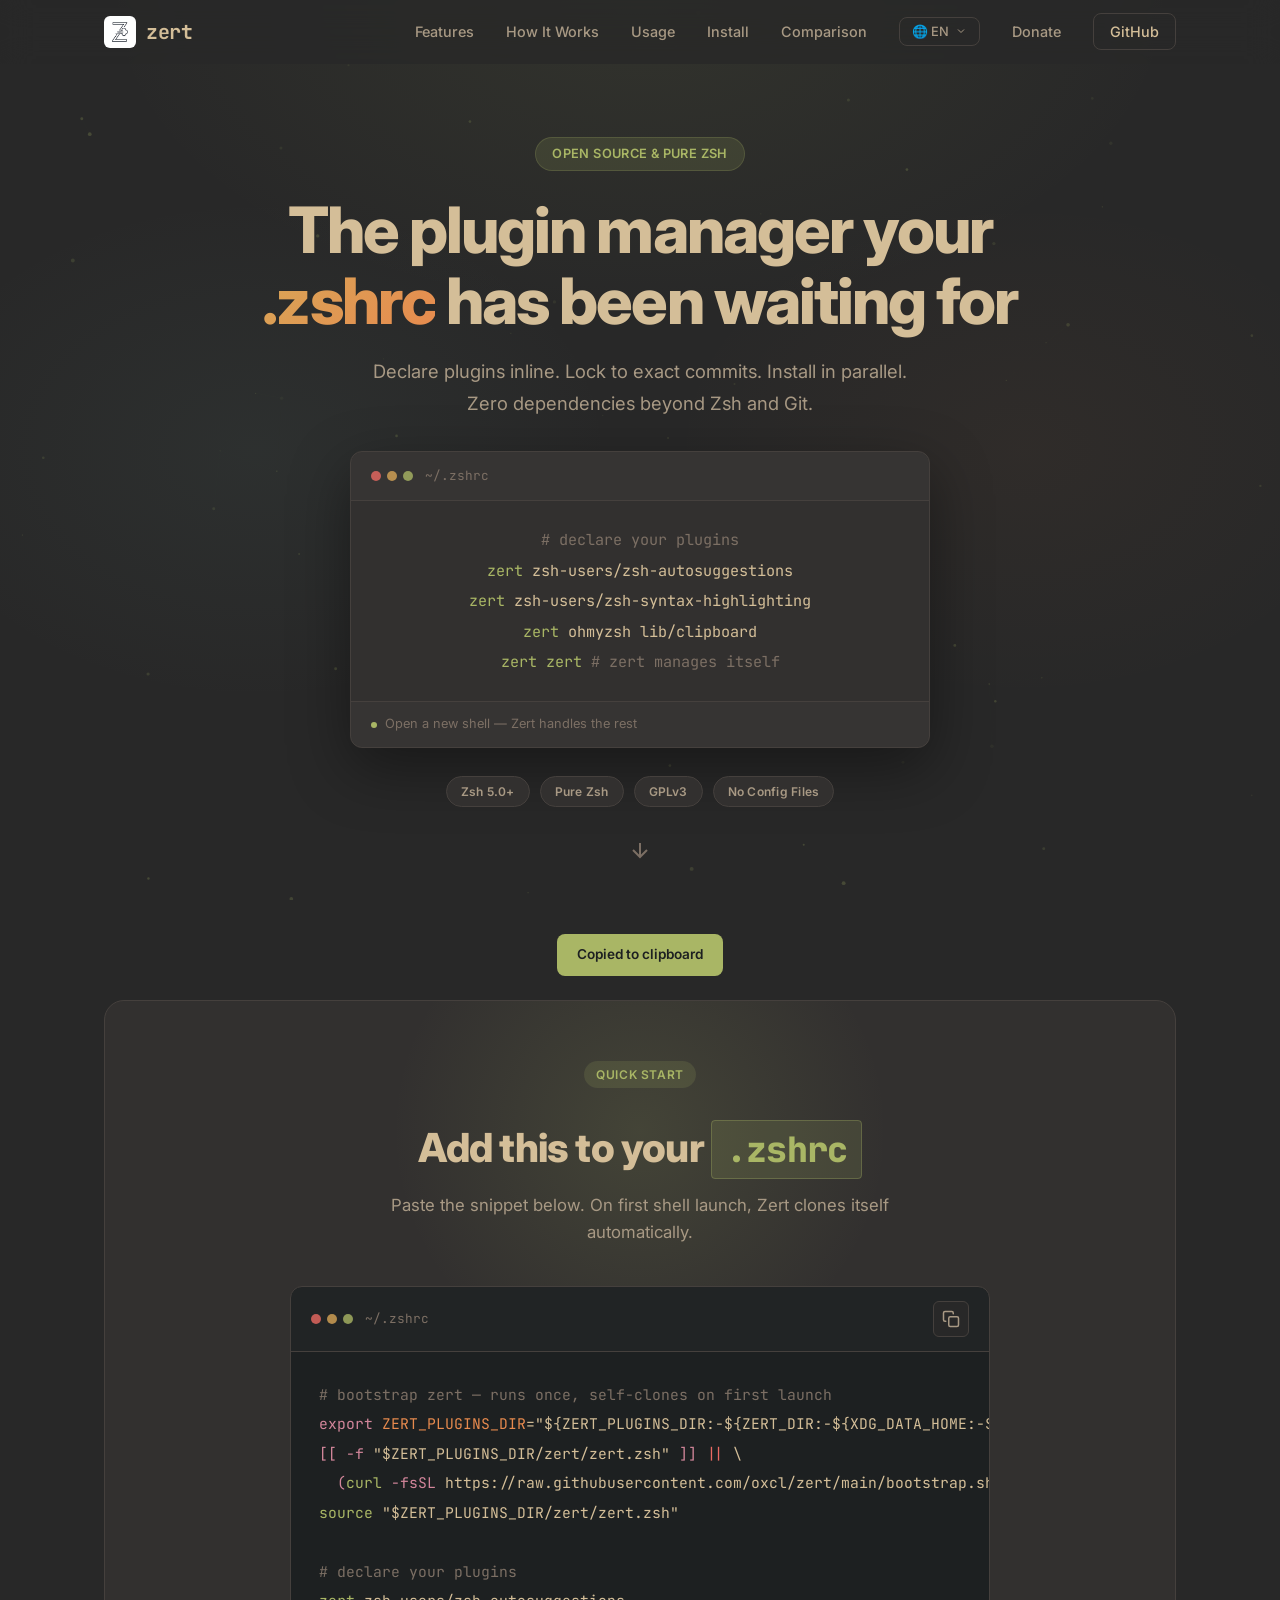
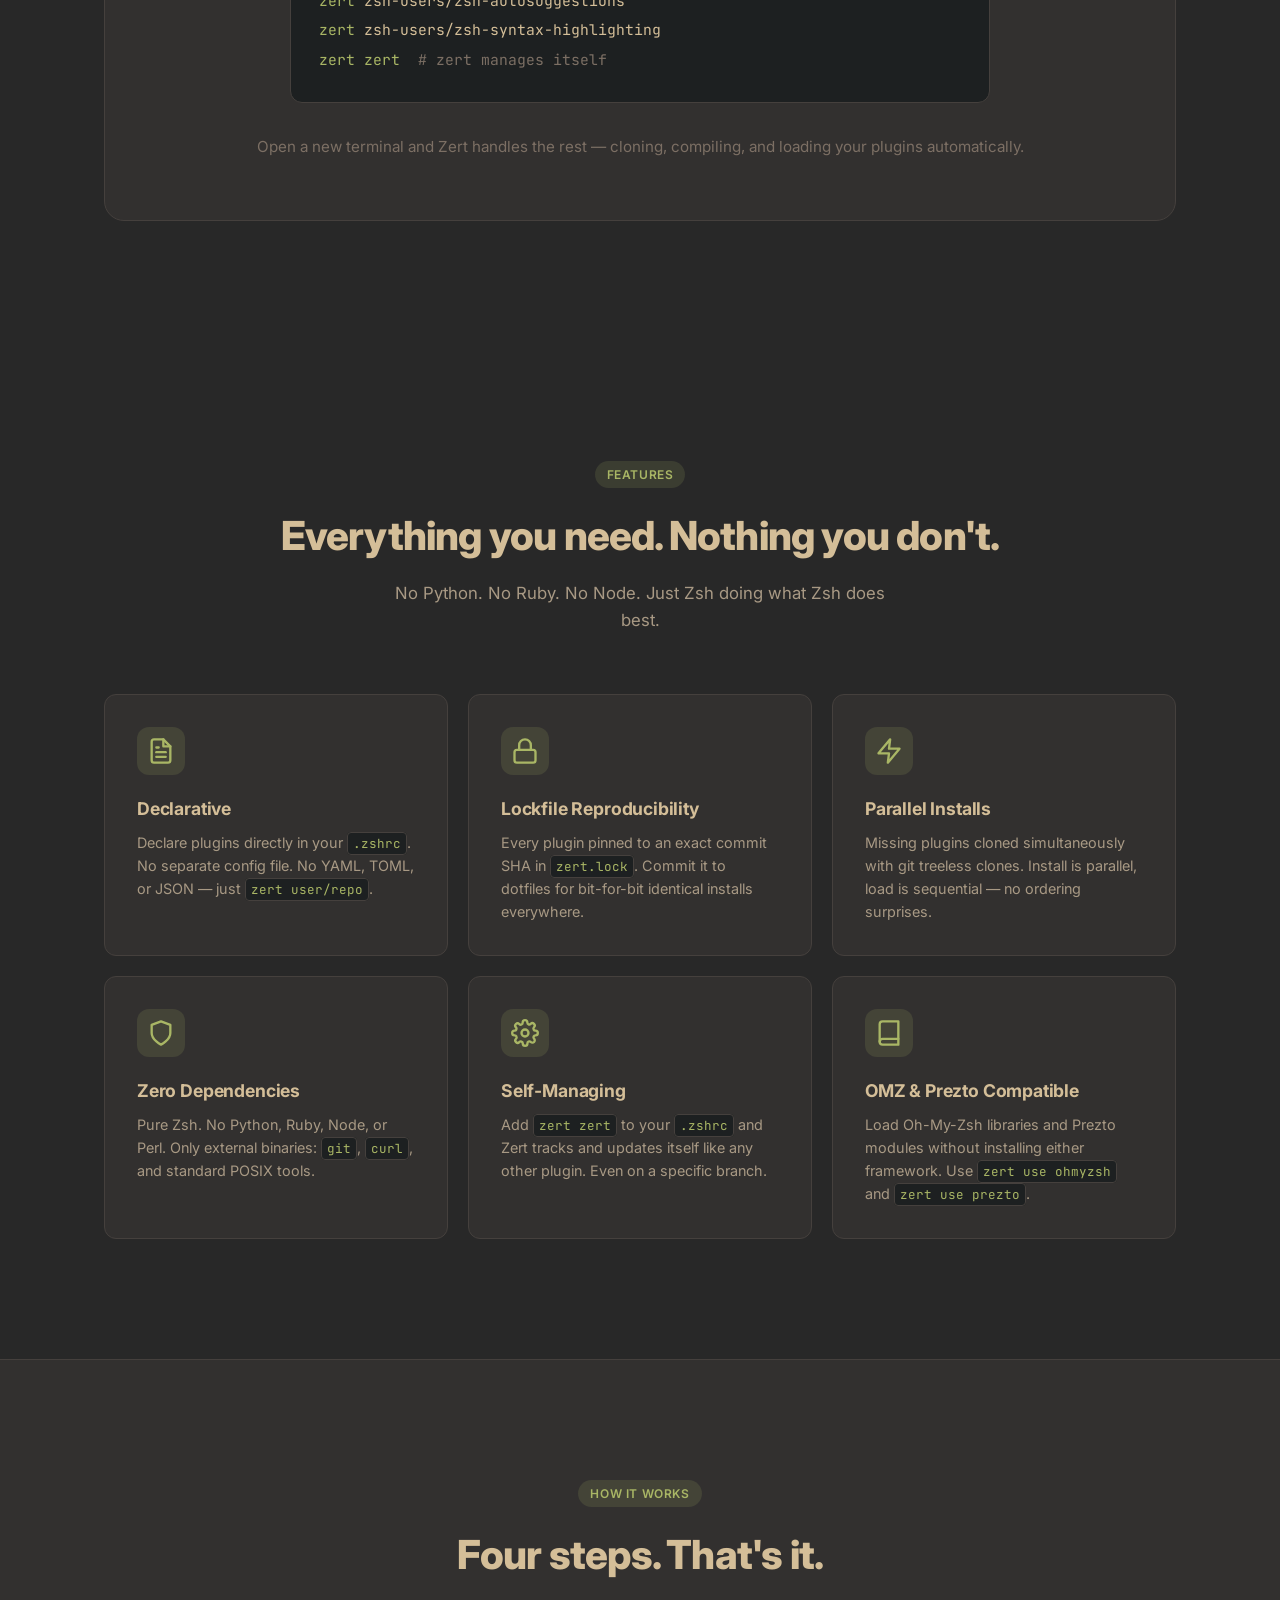
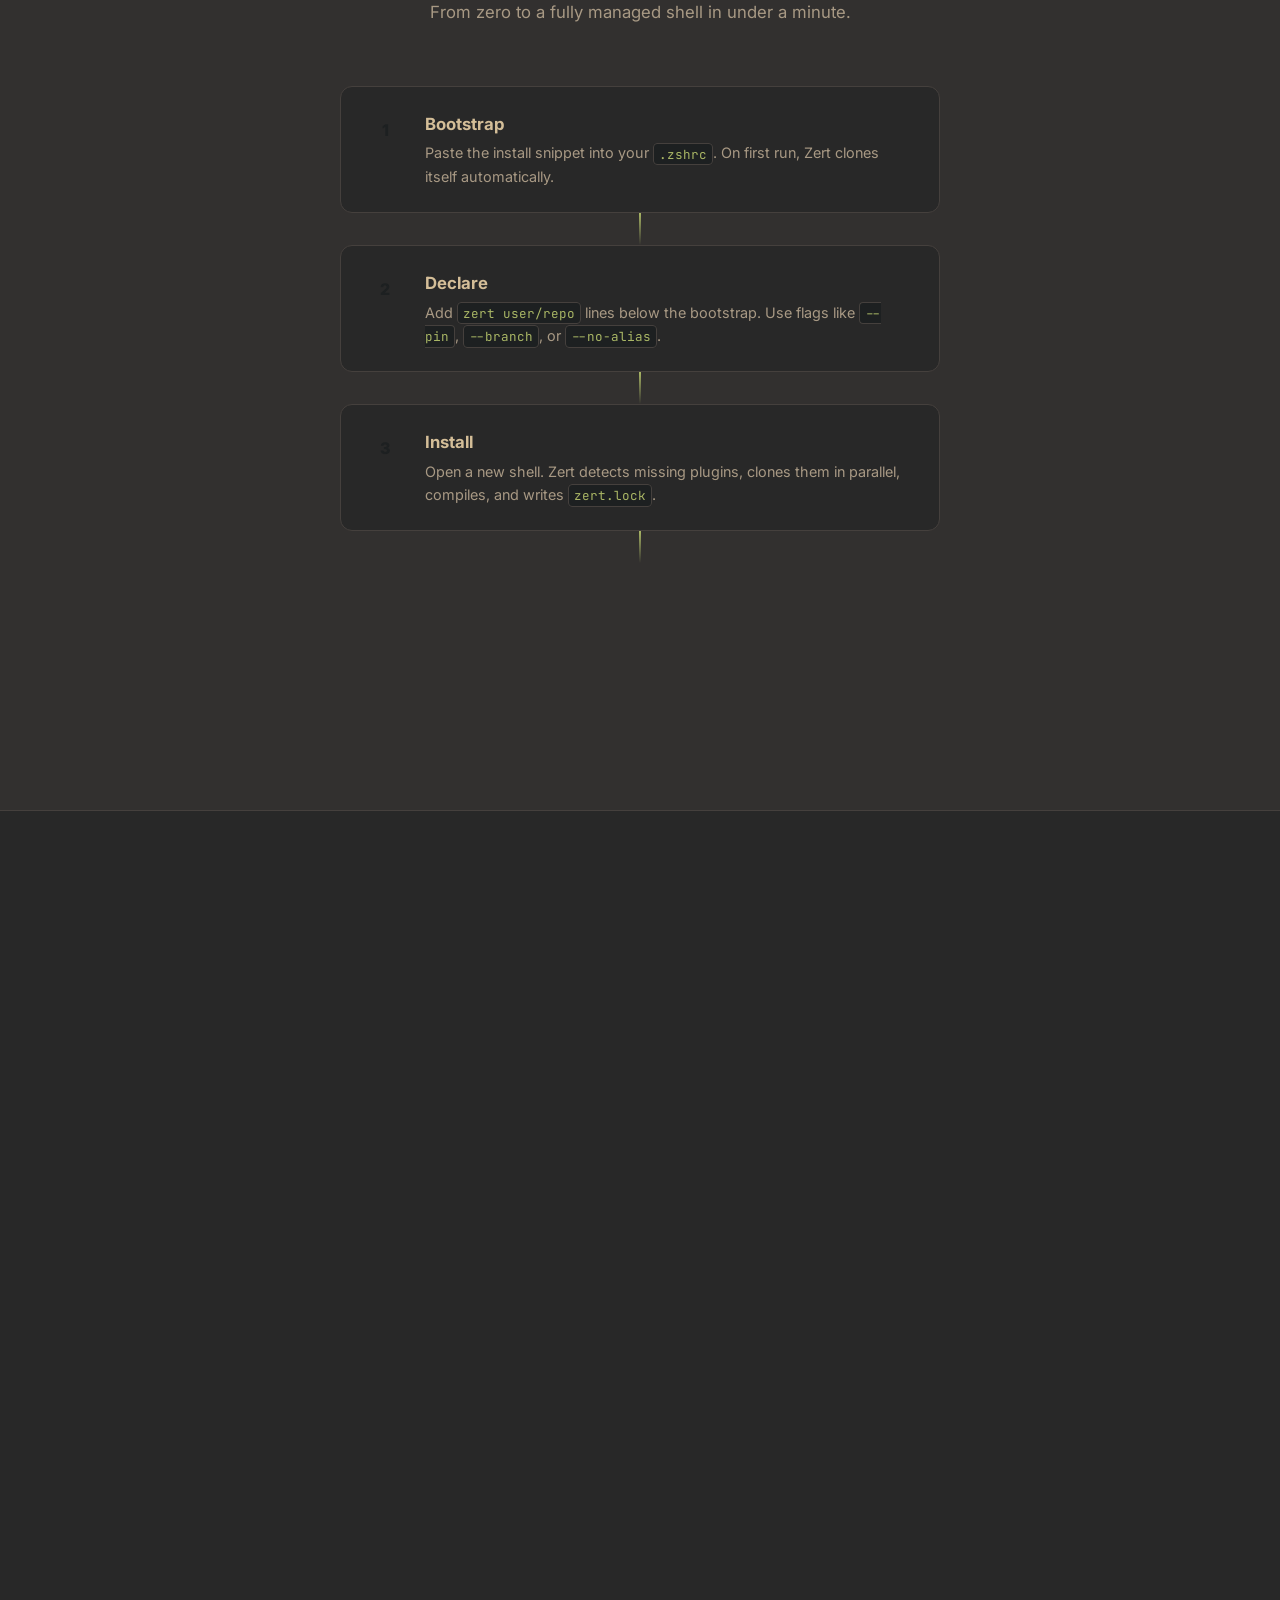
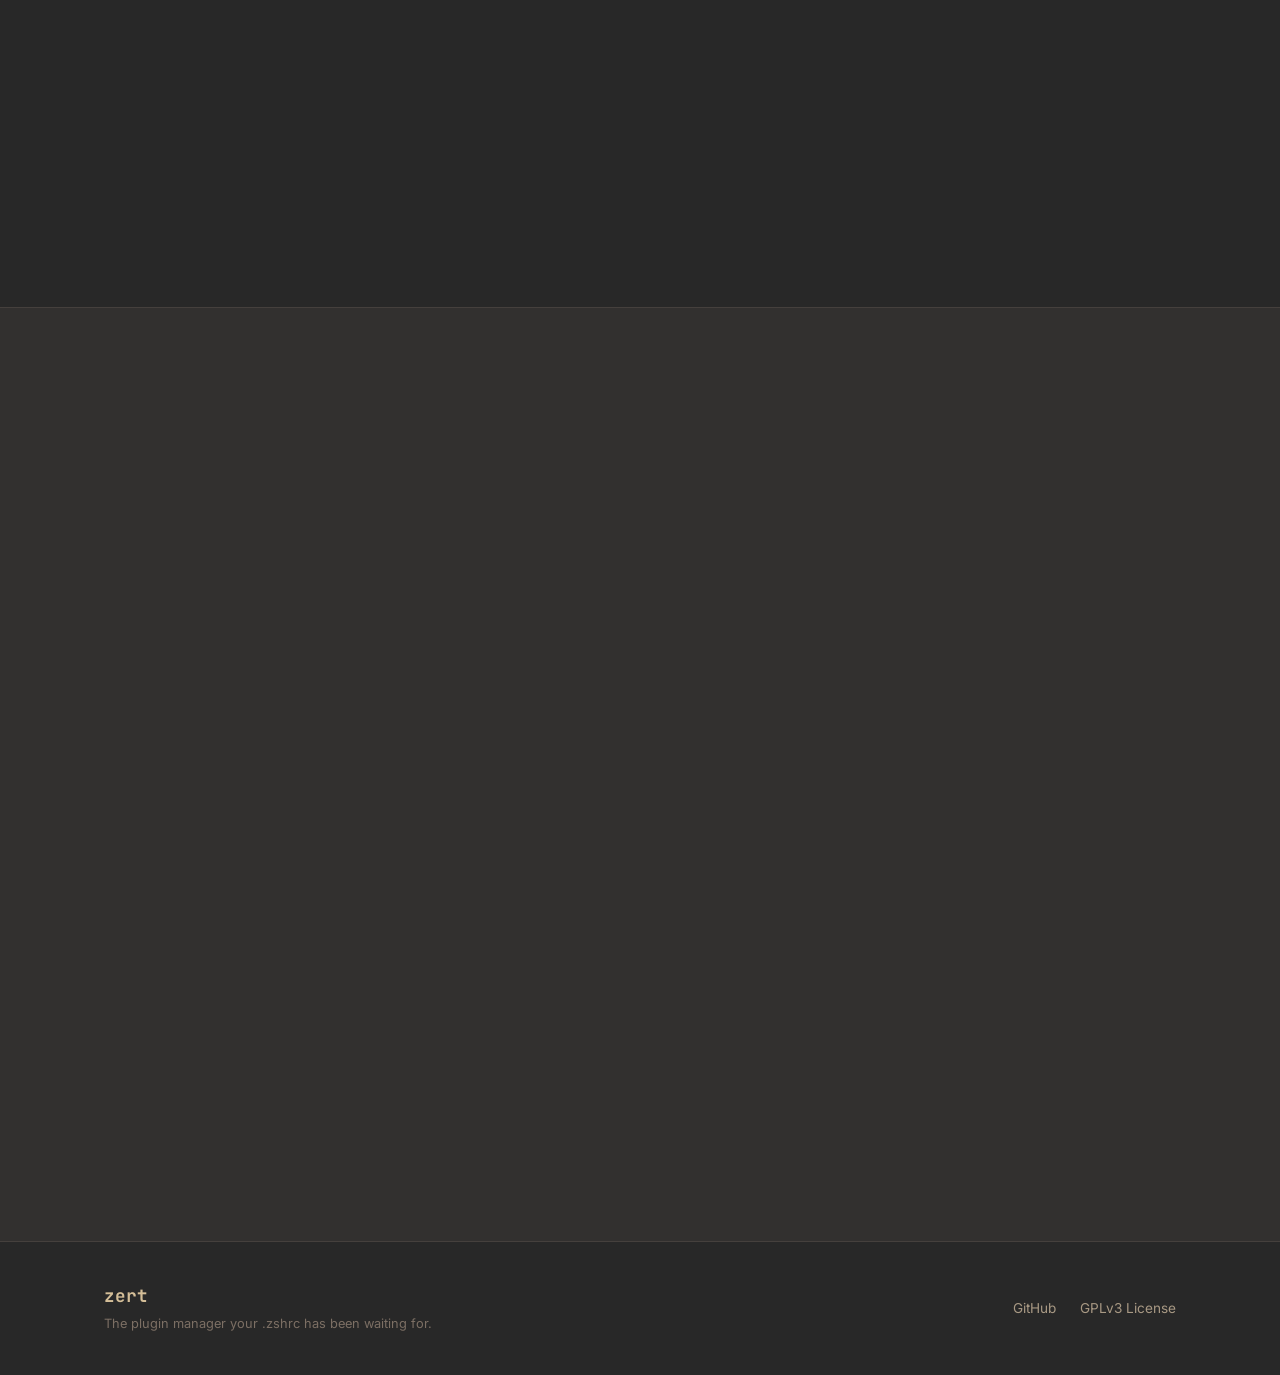
<file: docs/index.html>
<!DOCTYPE html>
<html lang="en">
<head>
  <meta charset="UTF-8">
  <meta name="viewport" content="width=device-width, initial-scale=1.0">
  <title>Zert — The Plugin Manager Your .zshrc Has Been Waiting For</title>
  <meta name="description" content="Zert is a pure-Zsh plugin manager with npm-style lockfiles, parallel installs, and declarative inline configuration.">
  <link rel="icon" href="data:image/svg+xml,<svg xmlns='http://www.w3.org/2000/svg' viewBox='0 0 100 100'><text y='.9em' font-size='90'>⚡</text></svg>">
  <meta name="theme-color" content="#282828">
  <link rel="preconnect" href="https://fonts.googleapis.com">
  <link rel="preconnect" href="https://fonts.gstatic.com" crossorigin>
  <link href="https://fonts.googleapis.com/css2?family=Inter:wght@400;500;600;700;800&family=JetBrains+Mono:wght@400;500&display=swap" rel="stylesheet">
  <link rel="stylesheet" href="style.css">
</head>
<body>
  <nav class="nav" id="nav">
    <div class="nav-inner">
      <a href="#" class="nav-logo">
        <img src="logo.png" alt="Zert" class="nav-logo-img">
        <span class="nav-logo-text">zert</span>
      </a>
      <button class="nav-toggle" id="navToggle" aria-label="Toggle menu">
        <span></span><span></span><span></span>
      </button>
      <ul class="nav-links" id="navLinks">
        <li><a href="#features">Features</a></li>
        <li><a href="#how-it-works">How It Works</a></li>
        <li><a href="#usage">Usage</a></li>
        <li><a href="#install">Install</a></li>
        <li><a href="comparison.html">Comparison</a></li>
        <li>
          <div class="nav-lang" id="navLang">
            <button class="nav-lang-btn" id="navLangBtn" aria-label="Select language">
              🌐 EN
              <svg width="12" height="12" viewBox="0 0 24 24" fill="none" stroke="currentColor" stroke-width="2"><path d="M6 9l6 6 6-6"/></svg>
            </button>
            <div class="nav-lang-dropdown" id="navLangDropdown">
              <a href="index.html" class="nav-lang-option active">🇺🇸 English</a>
              <a href="zh.html" class="nav-lang-option">🇨🇳 中文</a>
              <a href="ru.html" class="nav-lang-option">🇷🇺 Русский</a>
              <a href="es.html" class="nav-lang-option">🇪🇸 Español</a>
              <a href="pt.html" class="nav-lang-option">🇧🇷 Português</a>
            </div>
          </div>
        </li>
        <li><a href="#donate">Donate</a></li>
        <li><a href="https://github.com/oxcl/zert" target="_blank" rel="noopener" class="nav-github">GitHub</a></li>
      </ul>
    </div>
  </nav>

  <main>
    <section class="hero" id="hero">
      <div class="hero-bg">
        <div class="hero-gradient"></div>
        <canvas id="heroCanvas"></canvas>
      </div>
      <div class="hero-content">
        <div class="hero-badge animate-in">Open Source &amp; Pure Zsh</div>
        <h1 class="hero-title animate-in">
          The plugin manager your
          <span class="hero-highlight">.zshrc</span>
          has been waiting for
        </h1>
        <p class="hero-subtitle animate-in">
          Declare plugins inline. Lock to exact commits. Install in parallel.
          Zero dependencies beyond Zsh and Git.
        </p>
        <div class="hero-demo animate-in">
          <div class="demo-card">
            <div class="demo-header">
              <div class="terminal-dots">
                <span></span><span></span><span></span>
              </div>
              <span class="demo-title">~/.zshrc</span>
            </div>
            <div class="demo-body">
              <div class="demo-line"><span class="demo-comment"># declare your plugins</span></div>
              <div class="demo-line"><span class="demo-keyword">zert</span> zsh-users/zsh-autosuggestions</div>
              <div class="demo-line"><span class="demo-keyword">zert</span> zsh-users/zsh-syntax-highlighting</div>
              <div class="demo-line"><span class="demo-keyword">zert</span> ohmyzsh lib/clipboard</div>
              <div class="demo-line"><span class="demo-keyword">zert</span> <span class="demo-keyword">zert</span> <span class="demo-comment"># zert manages itself</span></div>
            </div>
            <div class="demo-footer">
              <span class="demo-status"></span>
              Open a new shell — Zert handles the rest
            </div>
          </div>
        </div>
        <div class="hero-badges animate-in">
          <span class="badge">Zsh 5.0+</span>
          <span class="badge">Pure Zsh</span>
          <span class="badge">GPLv3</span>
          <span class="badge">No Config Files</span>
        </div>
      </div>
      <div class="hero-scroll-hint">
        <svg width="24" height="24" viewBox="0 0 24 24" fill="none" stroke="currentColor" stroke-width="2"><path d="M12 5v14M5 12l7 7 7-7"/></svg>
      </div>
    </section>

    <section class="bootstrap-section" id="install">
      <div class="container">
        <div class="bootstrap-card reveal">
          <div class="bootstrap-glow"></div>
          <div class="bootstrap-header">
            <span class="section-tag">Quick Start</span>
            <h2>Add this to your <code>.zshrc</code></h2>
            <p>Paste the snippet below. On first shell launch, Zert clones itself automatically.</p>
          </div>
          <div class="bootstrap-code">
            <div class="bootstrap-code-header">
              <div class="terminal-dots">
                <span></span><span></span><span></span>
              </div>
              <span>~/.zshrc</span>
              <button class="copy-btn" data-copy='export ZERT_PLUGINS_DIR="${ZERT_PLUGINS_DIR:-${ZERT_DIR:-${XDG_DATA_HOME:-$HOME/.local/share}/zert}/plugins}"; \
[[ -f "$ZERT_PLUGINS_DIR/zert/zert.zsh" ]] || \
(curl -fsSL https://raw.githubusercontent.com/oxcl/zert/main/bootstrap.sh | zsh); \
source "$ZERT_PLUGINS_DIR/zert/zert.zsh"

# declare plugins
zert zsh-users/zsh-autosuggestions
zert zsh-users/zsh-syntax-highlighting' aria-label="Copy code">
                <svg width="18" height="18" viewBox="0 0 24 24" fill="none" stroke="currentColor" stroke-width="2" stroke-linecap="round" stroke-linejoin="round"><rect x="9" y="9" width="13" height="13" rx="2"/><path d="M5 15H4a2 2 0 01-2-2V4a2 2 0 012-2h9a2 2 0 012 2v1"/></svg>
              </button>
            </div>
            <pre class="bootstrap-pre"><code><span class="code-comment"># bootstrap zert — runs once, self-clones on first launch</span>
<span class="code-kw">export</span> <span class="code-var">ZERT_PLUGINS_DIR</span>=<span class="code-string">"${ZERT_PLUGINS_DIR:-${ZERT_DIR:-${XDG_DATA_HOME:-$HOME/.local/share}/zert}/plugins}"</span>
<span class="code-kw">[[</span> <span class="code-flag">-f</span> <span class="code-string">"$ZERT_PLUGINS_DIR/zert/zert.zsh"</span> <span class="code-kw">]]</span> <span class="code-operator">||</span> \
  <span class="code-kw">(</span><span class="code-cmd">curl</span> <span class="code-flag">-fsSL</span> https://raw.githubusercontent.com/oxcl/zert/main/bootstrap.sh <span class="code-operator">|</span> <span class="code-cmd">zsh</span><span class="code-kw">)</span>
<span class="code-cmd">source</span> <span class="code-string">"$ZERT_PLUGINS_DIR/zert/zert.zsh"</span>

<span class="code-comment"># declare your plugins</span>
<span class="code-cmd">zert</span> zsh-users/zsh-autosuggestions
<span class="code-cmd">zert</span> zsh-users/zsh-syntax-highlighting
<span class="code-cmd">zert</span> <span class="code-cmd">zert</span>  <span class="code-comment"># zert manages itself</span></code></pre>
          </div>
          <p class="bootstrap-note">Open a new terminal and Zert handles the rest — cloning, compiling, and loading your plugins automatically.</p>
        </div>
      </div>
    </section>

    <section class="features" id="features">
      <div class="container">
        <div class="section-header reveal">
          <span class="section-tag">Features</span>
          <h2>Everything you need. Nothing you don't.</h2>
          <p>No Python. No Ruby. No Node. Just Zsh doing what Zsh does best.</p>
        </div>
        <div class="features-grid">
          <div class="feature-card reveal">
            <div class="feature-icon">
              <svg width="28" height="28" viewBox="0 0 24 24" fill="none" stroke="currentColor" stroke-width="2" stroke-linecap="round" stroke-linejoin="round"><path d="M14 2H6a2 2 0 00-2 2v16a2 2 0 002 2h12a2 2 0 002-2V8z"/><polyline points="14 2 14 8 20 8"/><line x1="16" y1="13" x2="8" y2="13"/><line x1="16" y1="17" x2="8" y2="17"/><polyline points="10 9 9 9 8 9"/></svg>
            </div>
            <h3>Declarative</h3>
            <p>Declare plugins directly in your <code>.zshrc</code>. No separate config file. No YAML, TOML, or JSON — just <code>zert user/repo</code>.</p>
          </div>
          <div class="feature-card reveal">
            <div class="feature-icon">
              <svg width="28" height="28" viewBox="0 0 24 24" fill="none" stroke="currentColor" stroke-width="2" stroke-linecap="round" stroke-linejoin="round"><rect x="3" y="11" width="18" height="11" rx="2" ry="2"/><path d="M7 11V7a5 5 0 0110 0v4"/></svg>
            </div>
            <h3>Lockfile Reproducibility</h3>
            <p>Every plugin pinned to an exact commit SHA in <code>zert.lock</code>. Commit it to dotfiles for bit-for-bit identical installs everywhere.</p>
          </div>
          <div class="feature-card reveal">
            <div class="feature-icon">
              <svg width="28" height="28" viewBox="0 0 24 24" fill="none" stroke="currentColor" stroke-width="2" stroke-linecap="round" stroke-linejoin="round"><polygon points="13 2 3 14 12 14 11 22 21 10 12 10 13 2"/></svg>
            </div>
            <h3>Parallel Installs</h3>
            <p>Missing plugins cloned simultaneously with git treeless clones. Install is parallel, load is sequential — no ordering surprises.</p>
          </div>
          <div class="feature-card reveal">
            <div class="feature-icon">
              <svg width="28" height="28" viewBox="0 0 24 24" fill="none" stroke="currentColor" stroke-width="2" stroke-linecap="round" stroke-linejoin="round"><path d="M12 22s8-4 8-10V5l-8-3-8 3v7c0 6 8 10 8 10z"/></svg>
            </div>
            <h3>Zero Dependencies</h3>
            <p>Pure Zsh. No Python, Ruby, Node, or Perl. Only external binaries: <code>git</code>, <code>curl</code>, and standard POSIX tools.</p>
          </div>
          <div class="feature-card reveal">
            <div class="feature-icon">
              <svg width="28" height="28" viewBox="0 0 24 24" fill="none" stroke="currentColor" stroke-width="2" stroke-linecap="round" stroke-linejoin="round"><circle cx="12" cy="12" r="3"/><path d="M19.4 15a1.65 1.65 0 00.33 1.82l.06.06a2 2 0 010 2.83 2 2 0 01-2.83 0l-.06-.06a1.65 1.65 0 00-1.82-.33 1.65 1.65 0 00-1 1.51V21a2 2 0 01-4 0v-.09A1.65 1.65 0 009 19.4a1.65 1.65 0 00-1.82.33l-.06.06a2 2 0 01-2.83-2.83l.06-.06A1.65 1.65 0 004.68 15a1.65 1.65 0 00-1.51-1H3a2 2 0 010-4h.09A1.65 1.65 0 004.6 9a1.65 1.65 0 00-.33-1.82l-.06-.06a2 2 0 012.83-2.83l.06.06A1.65 1.65 0 009 4.68a1.65 1.65 0 001-1.51V3a2 2 0 014 0v.09a1.65 1.65 0 001 1.51 1.65 1.65 0 001.82-.33l.06-.06a2 2 0 012.83 2.83l-.06.06A1.65 1.65 0 0019.4 9a1.65 1.65 0 001.51 1H21a2 2 0 010 4h-.09a1.65 1.65 0 00-1.51 1z"/></svg>
            </div>
            <h3>Self-Managing</h3>
            <p>Add <code>zert zert</code> to your <code>.zshrc</code> and Zert tracks and updates itself like any other plugin. Even on a specific branch.</p>
          </div>
          <div class="feature-card reveal">
            <div class="feature-icon">
              <svg width="28" height="28" viewBox="0 0 24 24" fill="none" stroke="currentColor" stroke-width="2" stroke-linecap="round" stroke-linejoin="round"><path d="M4 19.5A2.5 2.5 0 016.5 17H20"/><path d="M6.5 2H20v20H6.5A2.5 2.5 0 014 19.5v-15A2.5 2.5 0 016.5 2z"/></svg>
            </div>
            <h3>OMZ &amp; Prezto Compatible</h3>
            <p>Load Oh-My-Zsh libraries and Prezto modules without installing either framework. Use <code>zert use ohmyzsh</code> and <code>zert use prezto</code>.</p>
          </div>
        </div>
      </div>
    </section>

    <section class="how-it-works" id="how-it-works">
      <div class="container">
        <div class="section-header reveal">
          <span class="section-tag">How It Works</span>
          <h2>Four steps. That's it.</h2>
          <p>From zero to a fully managed shell in under a minute.</p>
        </div>
        <div class="steps">
          <div class="step reveal">
            <div class="step-number">1</div>
            <div class="step-content">
              <h3>Bootstrap</h3>
              <p>Paste the install snippet into your <code>.zshrc</code>. On first run, Zert clones itself automatically.</p>
            </div>
          </div>
          <div class="step-connector reveal"></div>
          <div class="step reveal">
            <div class="step-number">2</div>
            <div class="step-content">
              <h3>Declare</h3>
              <p>Add <code>zert user/repo</code> lines below the bootstrap. Use flags like <code>--pin</code>, <code>--branch</code>, or <code>--no-alias</code>.</p>
            </div>
          </div>
          <div class="step-connector reveal"></div>
          <div class="step reveal">
            <div class="step-number">3</div>
            <div class="step-content">
              <h3>Install</h3>
              <p>Open a new shell. Zert detects missing plugins, clones them in parallel, compiles, and writes <code>zert.lock</code>.</p>
            </div>
          </div>
          <div class="step-connector reveal"></div>
          <div class="step reveal">
            <div class="step-number">4</div>
            <div class="step-content">
              <h3>Load</h3>
              <p>Plugins load sequentially in declaration order. Your shell is ready. Commit <code>zert.lock</code> for reproducibility.</p>
            </div>
          </div>
        </div>
      </div>
    </section>

    <section class="usage" id="usage">
      <div class="container">
        <div class="section-header reveal">
          <span class="section-tag">Usage</span>
          <h2>Simple syntax. Powerful features.</h2>
          <p>Everything is configured inline in your <code>.zshrc</code>.</p>
        </div>
        <div class="usage-tabs reveal">
          <div class="tab-buttons">
            <button class="tab-btn active" data-tab="declare">Declare</button>
            <button class="tab-btn" data-tab="flags">Flags</button>
            <button class="tab-btn" data-tab="commands">Commands</button>
            <button class="tab-btn" data-tab="lockfile">Lockfile</button>
          </div>
          <div class="tab-panels">
            <div class="tab-panel active" id="tab-declare">
              <div class="code-block">
                <div class="code-header">
                  <span>~/.zshrc</span>
                  <button class="copy-btn" data-copy="zert zert                           # zert manages itself
zert use ohmyzsh                     # enable Oh-My-Zsh compatibility
zert ohmyzsh lib/clipboard           # OMZ library
zert use prezto                      # enable Prezto compatibility
zert prezto modules/utility          # Prezto module
zert zsh-users/zsh-autosuggestions   # GitHub shorthand
zert https://github.com/user/repo    # full URL
zert user/repo --branch dev          # track a branch
zert /home/me/my-plugin              # local plugin" aria-label="Copy code">
                    <svg width="16" height="16" viewBox="0 0 24 24" fill="none" stroke="currentColor" stroke-width="2" stroke-linecap="round" stroke-linejoin="round"><rect x="9" y="9" width="13" height="13" rx="2"/><path d="M5 15H4a2 2 0 01-2-2V4a2 2 0 012-2h9a2 2 0 012 2v1"/></svg>
                  </button>
                </div>
                <pre><code><span class="code-comment"># Self-management</span>
<span class="code-cmd">zert</span> zert  <span class="code-comment"># zert manages itself</span>

<span class="code-comment"># Oh-My-Zsh / Prezto compatibility</span>
<span class="code-cmd">zert</span> use ohmyzsh
<span class="code-cmd">zert</span> ohmyzsh lib/clipboard
<span class="code-cmd">zert</span> use prezto
<span class="code-cmd">zert</span> prezto modules/utility

<span class="code-comment"># GitHub shorthand</span>
<span class="code-cmd">zert</span> zsh-users/zsh-autosuggestions

<span class="code-comment"># Full URL</span>
<span class="code-cmd">zert</span> https://github.com/user/repo

<span class="code-comment"># Track a branch</span>
<span class="code-cmd">zert</span> user/repo <span class="code-flag">--branch</span> dev

<span class="code-comment"># Local plugin</span>
<span class="code-cmd">zert</span> /home/me/my-plugin</code></pre>
              </div>
            </div>
            <div class="tab-panel" id="tab-flags">
              <div class="code-block">
                <div class="code-header">
                  <span>Plugin Flags</span>
                  <button class="copy-btn" data-copy="zert user/plugin --pin abc123        # pin to commit
zert user/plugin --branch dev         # track branch
zert user/plugin --no-alias           # skip aliases
zert user/plugin --no-completion      # skip completions
zert user/plugin --only-completion    # completions only" aria-label="Copy code">
                    <svg width="16" height="16" viewBox="0 0 24 24" fill="none" stroke="currentColor" stroke-width="2" stroke-linecap="round" stroke-linejoin="round"><rect x="9" y="9" width="13" height="13" rx="2"/><path d="M5 15H4a2 2 0 01-2-2V4a2 2 0 012-2h9a2 2 0 012 2v1"/></svg>
                  </button>
                </div>
                <pre><code><span class="code-comment"># Pin to specific commit</span>
<span class="code-cmd">zert</span> user/plugin <span class="code-flag">--pin</span> abc123def

<span class="code-comment"># Track a branch instead of default</span>
<span class="code-cmd">zert</span> user/plugin <span class="code-flag">--branch</span> dev

<span class="code-comment"># Skip alias loading</span>
<span class="code-cmd">zert</span> user/plugin <span class="code-flag">--no-alias</span>

<span class="code-comment"># Skip completion loading</span>
<span class="code-cmd">zert</span> user/plugin <span class="code-flag">--no-completion</span>

<span class="code-comment"># Load only completions</span>
<span class="code-cmd">zert</span> user/plugin <span class="code-flag">--only-completion</span></code></pre>
              </div>
            </div>
            <div class="tab-panel" id="tab-commands">
              <div class="code-block">
                <div class="code-header">
                  <span>Subcommands</span>
                  <button class="copy-btn" data-copy="zert list      # show installed plugins
zert update    # update all plugins
zert prune     # remove unused plugins" aria-label="Copy code">
                    <svg width="16" height="16" viewBox="0 0 24 24" fill="none" stroke="currentColor" stroke-width="2" stroke-linecap="round" stroke-linejoin="round"><rect x="9" y="9" width="13" height="13" rx="2"/><path d="M5 15H4a2 2 0 01-2-2V4a2 2 0 012-2h9a2 2 0 012 2v1"/></svg>
                  </button>
                </div>
                <pre><code><span class="code-cmd">zert</span> list     <span class="code-comment"># show installed plugins</span>
<span class="code-cmd">zert</span> update   <span class="code-comment"># update all plugins</span>
<span class="code-cmd">zert</span> prune    <span class="code-comment"># remove unused plugins</span></code></pre>
              </div>
            </div>
            <div class="tab-panel" id="tab-lockfile">
              <div class="code-block">
                <div class="code-header">
                  <span>zert.lock</span>
                  <button class="copy-btn" data-copy="# AUTO-GENERATED FILE. DO NOT EDIT MANUALLY.
# Commit this file to version control for reproducible installs.
version::1
zert::git::https://github.com/oxcl/zert::a1b2c3d4e5f6::
zsh-autosuggestions::git::https://github.com/zsh-users/zsh-autosuggestions::f7g8h9i0j1k2::
clipboard::ohmyzsh::https://github.com/ohmyzsh/ohmyzsh::l3m4n5o6p7q8::
my-plugin::local::::r9s0t1u2v3w4::" aria-label="Copy code">
                    <svg width="16" height="16" viewBox="0 0 24 24" fill="none" stroke="currentColor" stroke-width="2" stroke-linecap="round" stroke-linejoin="round"><rect x="9" y="9" width="13" height="13" rx="2"/><path d="M5 15H4a2 2 0 01-2-2V4a2 2 0 012-2h9a2 2 0 012 2v1"/></svg>
                  </button>
                </div>
                <pre><code><span class="code-comment"># AUTO-GENERATED FILE. DO NOT EDIT MANUALLY.</span>
<span class="code-comment"># Commit this file to version control for reproducible installs.</span>
version::1
zert::git::https://github.com/oxcl/zert::<span class="code-sha">a1b2c3d</span>::
zsh-autosuggestions::git::https://github.com/zsh-users/zsh-autosuggestions::<span class="code-sha">f7g8h9i</span>::
clipboard::ohmyzsh::https://github.com/ohmyzsh/ohmyzsh::<span class="code-sha">l3m4n5o</span>::
my-plugin::local::::<span class="code-sha">r9s0t1u</span>::</code></pre>
              </div>
            </div>
          </div>
        </div>
      </div>
    </section>

    <section class="donate-section" id="donate" aria-label="Support Zert development">
      <div class="container">
        <div class="donate-card reveal">
          <span class="section-tag">Support</span>
          <h2>Support Zert</h2>
          <p class="donate-sub">Zert is free and open source. If you find it useful, consider supporting development with a donation.</p>
          <div class="donate-content">
            <div class="donate-selector">
              <button class="token-item active" data-token="btc" data-address="bc1qhngkx9670q2vc4w494yfys3cpx2ykne90tanl7" data-qr="images/qr/btc.png" type="button">
                <span class="token-label">
                  <img src="images/crypto/btc.svg" alt="" width="24" height="24" class="token-icon" loading="lazy" />
                  Bitcoin
                </span>
              </button>
              <button class="token-item" data-token="eth" data-address="0x808cC6a9A9b51fD0f422A1C3c07582bDDeAD0e71" data-qr="images/qr/eth.png" type="button">
                <span class="token-label">
                  <img src="images/crypto/eth.svg" alt="" width="24" height="24" class="token-icon" loading="lazy" />
                  Ethereum
                </span>
              </button>
              <div class="token-item has-networks" data-token="usdt">
                <button class="token-header" type="button">
                  <span class="token-label">
                    <img src="images/crypto/usdt.svg" alt="" width="24" height="24" class="token-icon" loading="lazy" />
                    USDT
                  </span>
                </button>
                <div class="token-body">
                  <button class="network-btn active" data-address="0x808cC6a9A9b51fD0f422A1C3c07582bDDeAD0e71" data-qr="images/qr/eth.png" type="button">ERC20</button>
                  <button class="network-btn" data-address="TGT3bS4cns49wqMSCatCDHbwqYyCZReW53" data-qr="images/qr/tron.png" type="button">TRX</button>
                  <button class="network-btn" data-address="9vrqETM8ByBbRB9foWyFfzrcmRmYQXjmsdKjz87jVoqg" data-qr="images/qr/sol.png" type="button">SOL</button>
                </div>
              </div>
              <div class="token-item has-networks" data-token="usdc">
                <button class="token-header" type="button">
                  <span class="token-label">
                    <img src="images/crypto/usdc.svg" alt="" width="24" height="24" class="token-icon" loading="lazy" />
                    USDC
                  </span>
                </button>
                <div class="token-body">
                  <button class="network-btn active" data-address="0x808cC6a9A9b51fD0f422A1C3c07582bDDeAD0e71" data-qr="images/qr/eth.png" type="button">ERC20</button>
                  <button class="network-btn" data-address="TGT3bS4cns49wqMSCatCDHbwqYyCZReW53" data-qr="images/qr/tron.png" type="button">TRX</button>
                  <button class="network-btn" data-address="9vrqETM8ByBbRB9foWyFfzrcmRmYQXjmsdKjz87jVoqg" data-qr="images/qr/sol.png" type="button">SOL</button>
                </div>
              </div>
              <button class="token-item" data-token="bnb" data-address="0x808cC6a9A9b51fD0f422A1C3c07582bDDeAD0e71" data-qr="images/qr/eth.png" type="button">
                <span class="token-label">
                  <img src="images/crypto/bnb.svg" alt="" width="24" height="24" class="token-icon" loading="lazy" />
                  BNB
                </span>
              </button>
              <button class="token-item" data-token="trx" data-address="TGT3bS4cns49wqMSCatCDHbwqYyCZReW53" data-qr="images/qr/tron.png" type="button">
                <span class="token-label">
                  <img src="images/crypto/trx.svg" alt="" width="24" height="24" class="token-icon" loading="lazy" />
                  TRON
                </span>
              </button>
              <button class="token-item" data-token="xmr" data-address="89tM6QHrNfXZEaZugfhuhYiiPdssTR8wv5CasP9ZRj9TWRKhooW32xA4zFr9tVQTo7AqbTe4BTCKW546cb4pj8YnAS39G4Q" data-qr="images/qr/xmr.png" type="button">
                <span class="token-label">
                  <img src="images/crypto/xmr.svg" alt="" width="24" height="24" class="token-icon" loading="lazy" />
                  Monero
                </span>
              </button>
              <button class="token-item" data-token="ton" data-address="UQDiyvAj3toOs1ezT7Yp3TpwtJIWeUi0tD7Mz_yKeoiuwmZD" data-qr="images/qr/ton.png" type="button">
                <span class="token-label">
                  <img src="images/crypto/ton.svg" alt="" width="24" height="24" class="token-icon" loading="lazy" />
                  TON
                </span>
              </button>
            </div>
            <div class="donate-display">
              <div class="donate-qr-wrap">
                <img id="donate-qr" src="images/qr/btc.png" alt="QR Code for BTC address" width="260" height="260" class="qr-image" />
                <p class="qr-label">Scan to donate</p>
              </div>
              <div class="donate-address-row">
                <code id="donate-address" class="address-text">bc1qhngkx9670q2vc4w494yfys3cpx2ykne90tanl7</code>
                <button class="copy-btn" id="donate-copy-btn" type="button" data-copy-label="Copy" data-copied-label="Copied">Copy</button>
              </div>
            </div>
          </div>
        </div>
      </div>
    </section>
  </main>

  <footer class="footer">
    <div class="container">
      <div class="footer-inner">
        <div class="footer-left">
          <span class="footer-logo">zert</span>
          <p>The plugin manager your .zshrc has been waiting for.</p>
        </div>
        <div class="footer-right">
          <a href="https://github.com/oxcl/zert" target="_blank" rel="noopener">GitHub</a>
          <a href="https://github.com/oxcl/zert/blob/main/LICENSE" target="_blank" rel="noopener">GPLv3 License</a>
        </div>
      </div>
    </div>
  </footer>

  <div class="toast" id="toast">Copied to clipboard</div>
  <script src="script.js"></script>
</body>
</html>
</file>
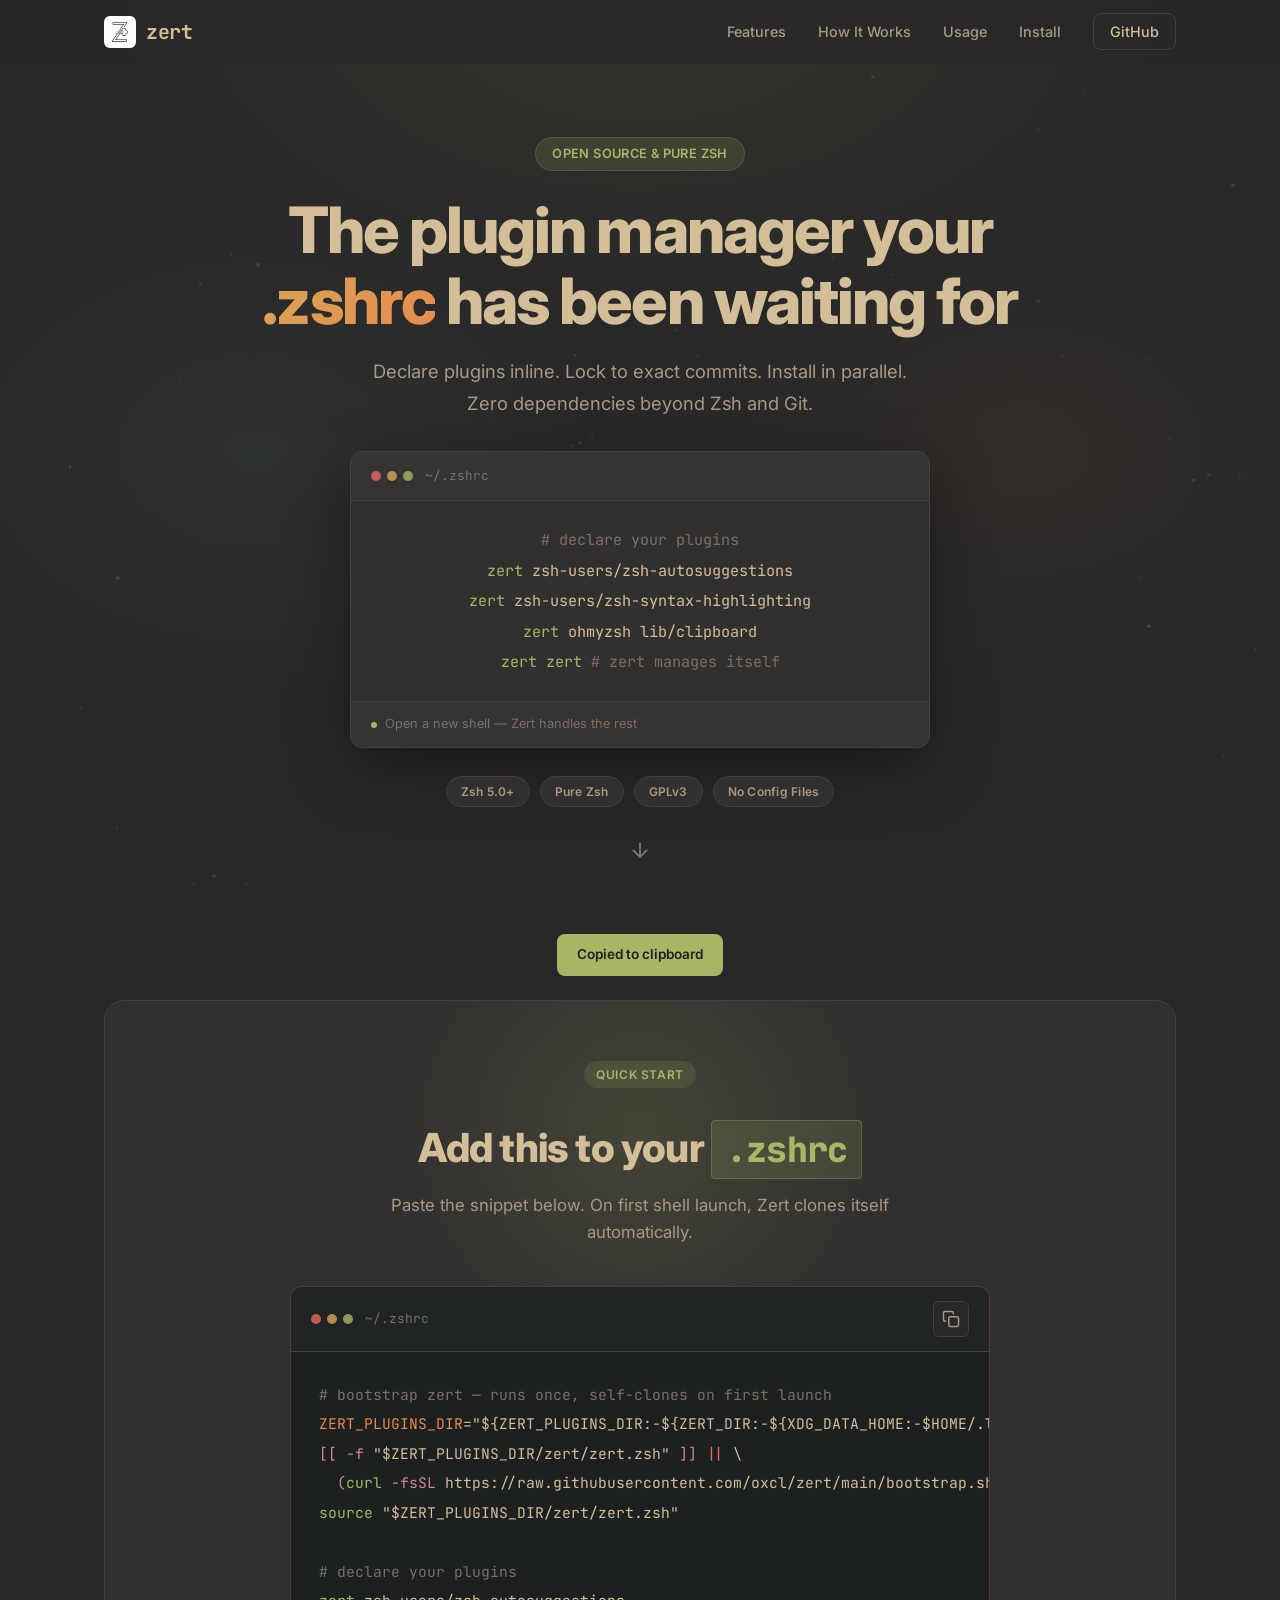
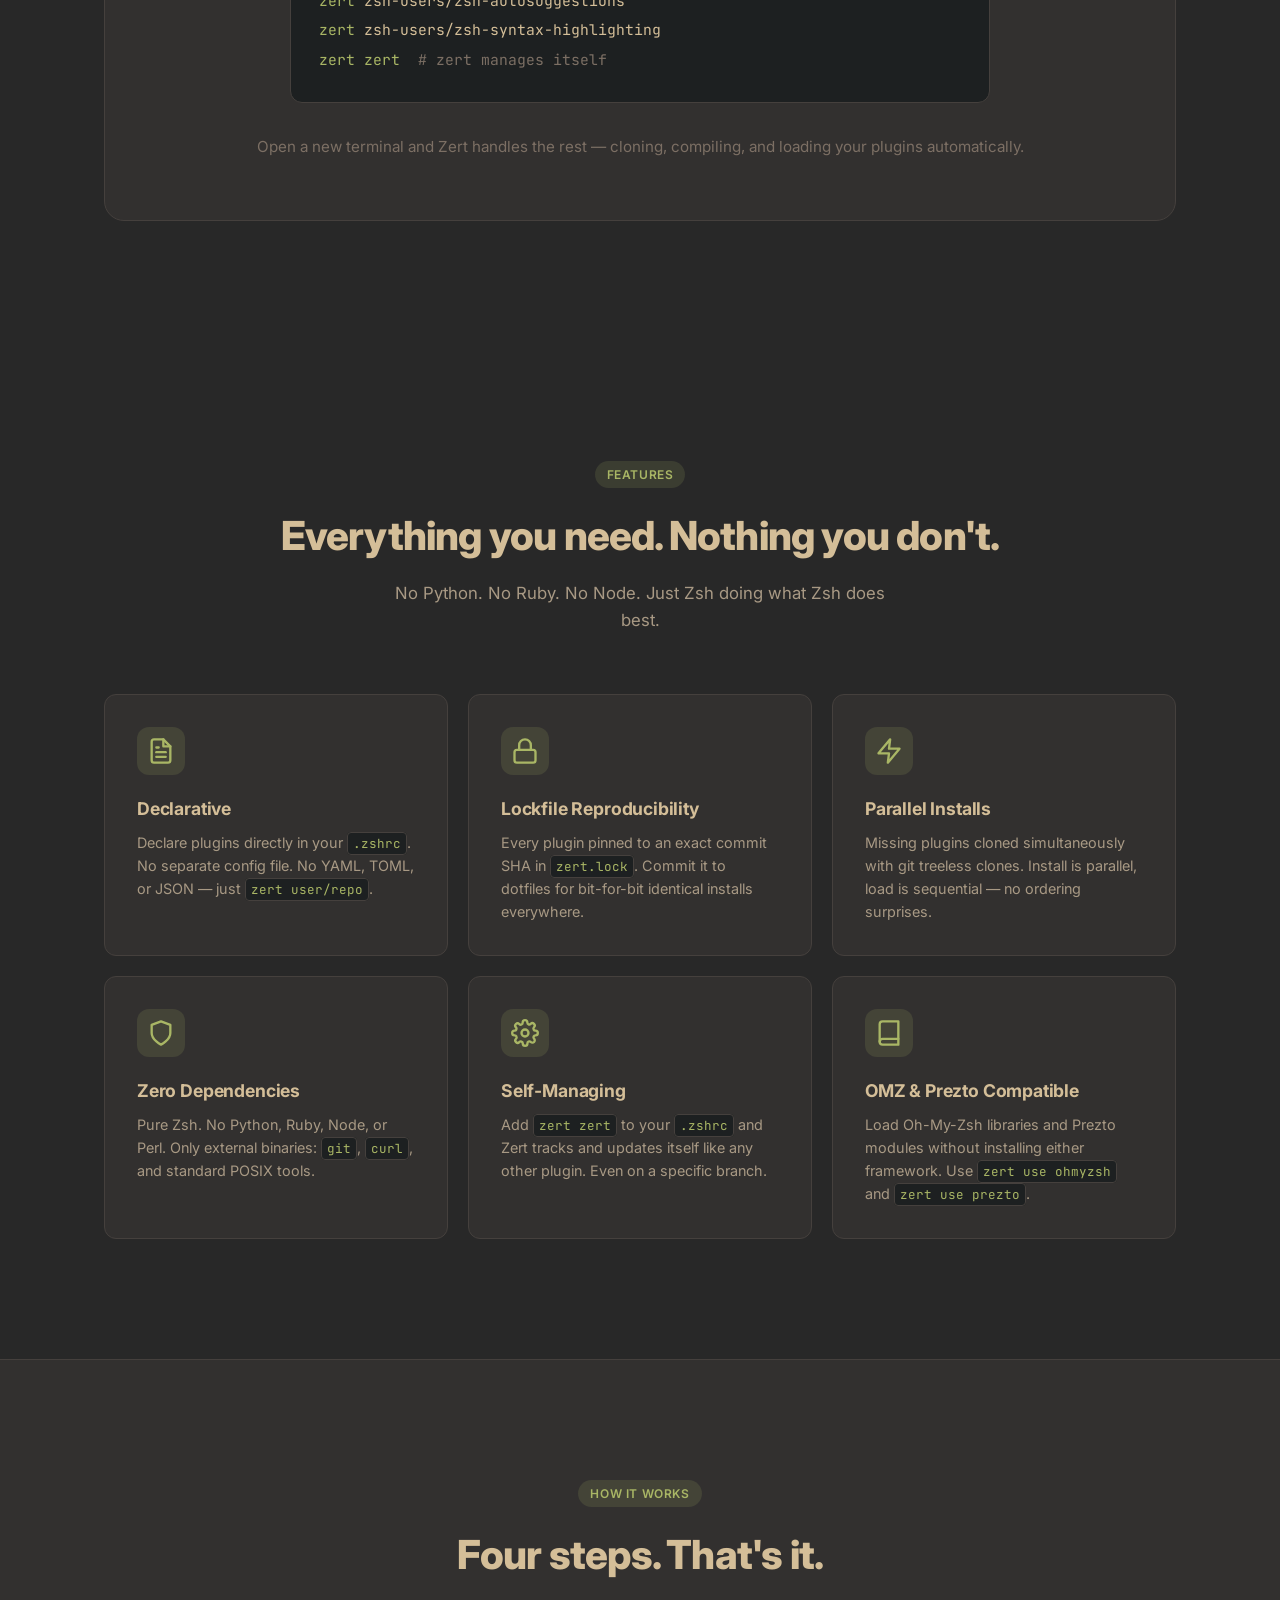
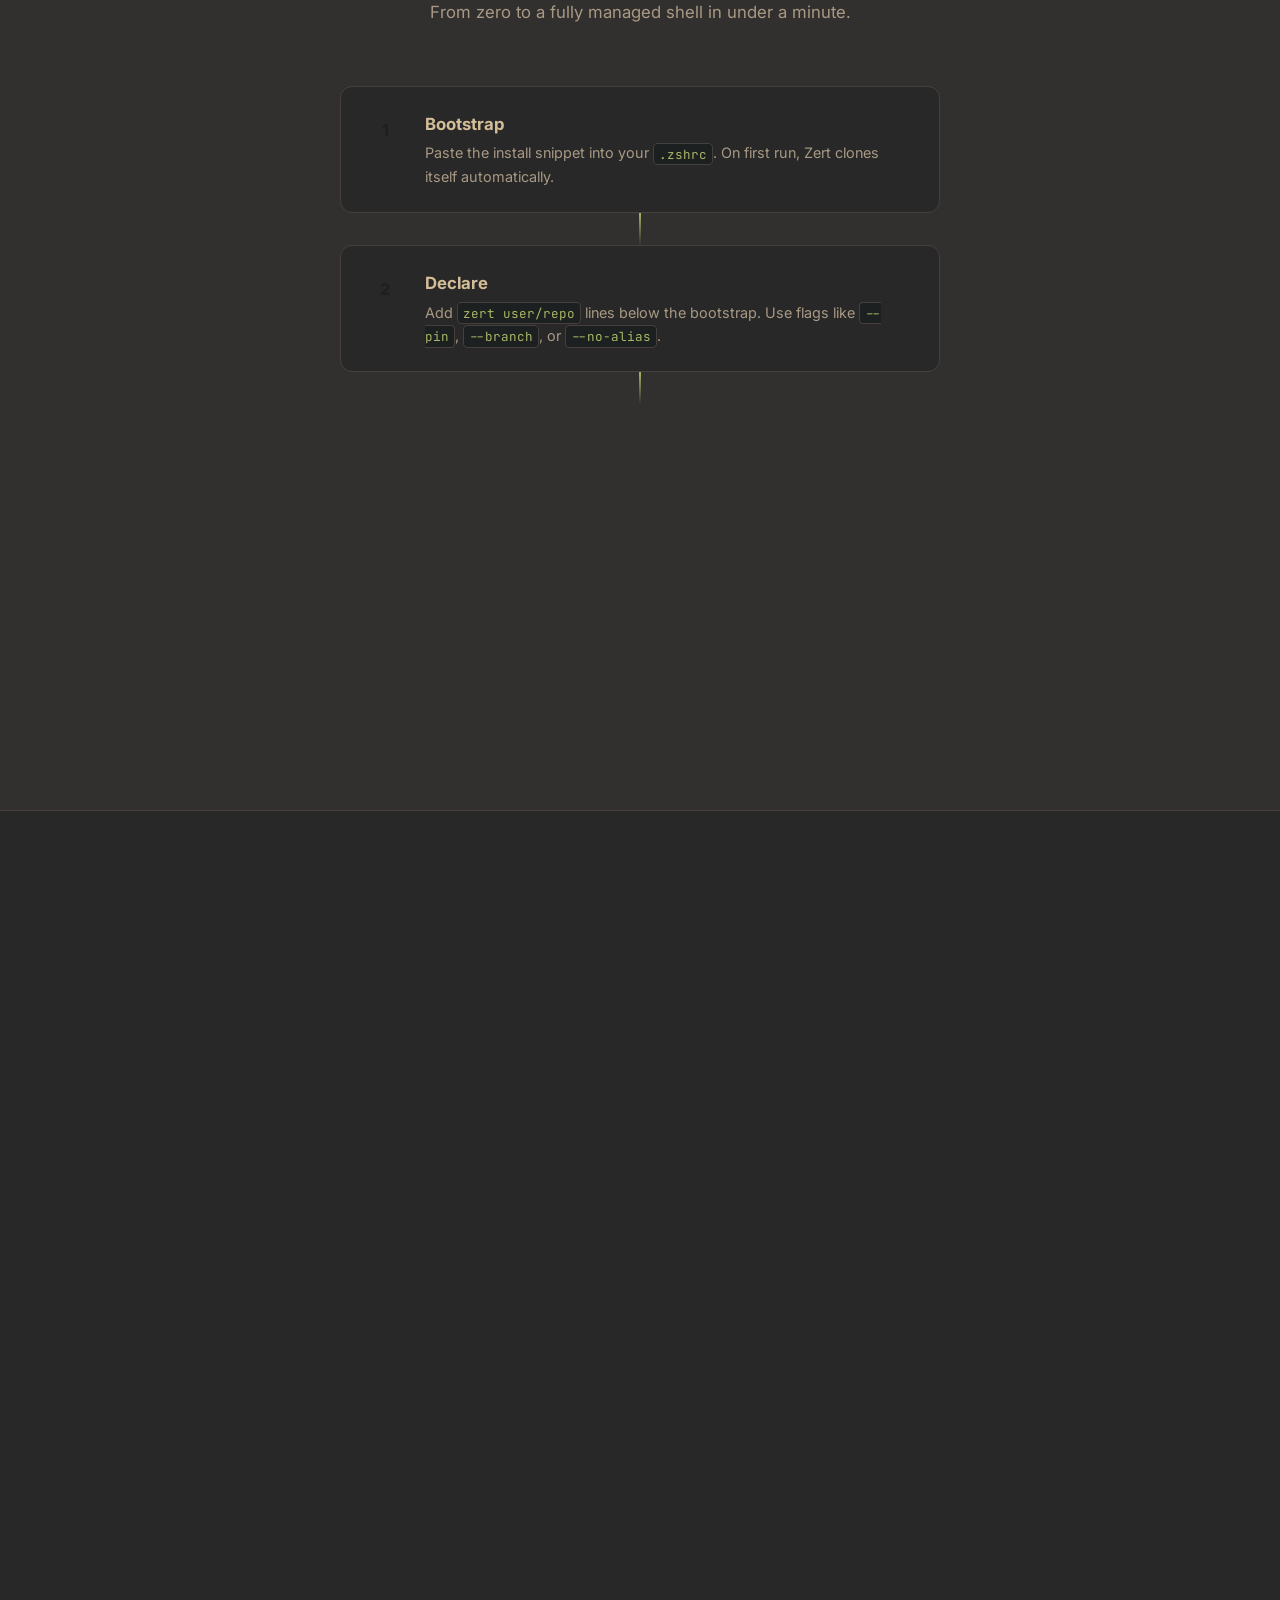
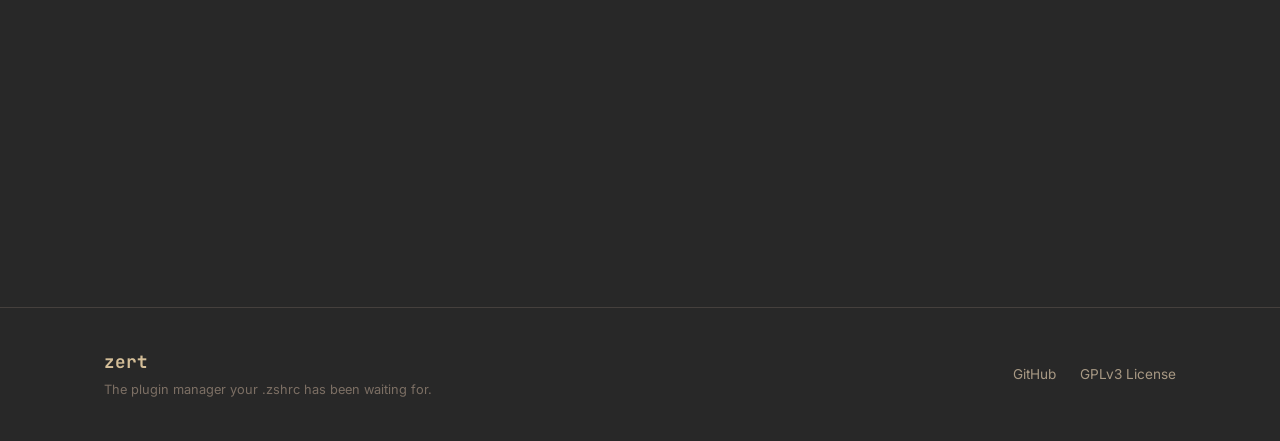
<file: website/index.html>
<!DOCTYPE html>
<html lang="en">
<head>
  <meta charset="UTF-8">
  <meta name="viewport" content="width=device-width, initial-scale=1.0">
  <title>Zert — The Plugin Manager Your .zshrc Has Been Waiting For</title>
  <meta name="description" content="Zert is a pure-Zsh plugin manager with npm-style lockfiles, parallel installs, and declarative inline configuration.">
  <link rel="icon" href="data:image/svg+xml,<svg xmlns='http://www.w3.org/2000/svg' viewBox='0 0 100 100'><text y='.9em' font-size='90'>⚡</text></svg>">
  <meta name="theme-color" content="#282828">
  <link rel="preconnect" href="https://fonts.googleapis.com">
  <link rel="preconnect" href="https://fonts.gstatic.com" crossorigin>
  <link href="https://fonts.googleapis.com/css2?family=Inter:wght@400;500;600;700;800&family=JetBrains+Mono:wght@400;500&display=swap" rel="stylesheet">
  <link rel="stylesheet" href="style.css">
</head>
<body>
  <nav class="nav" id="nav">
    <div class="nav-inner">
      <a href="#" class="nav-logo">
        <img src="logo.png" alt="Zert" class="nav-logo-img">
        <span class="nav-logo-text">zert</span>
      </a>
      <button class="nav-toggle" id="navToggle" aria-label="Toggle menu">
        <span></span><span></span><span></span>
      </button>
      <ul class="nav-links" id="navLinks">
        <li><a href="#features">Features</a></li>
        <li><a href="#how-it-works">How It Works</a></li>
        <li><a href="#usage">Usage</a></li>
        <li><a href="#install">Install</a></li>
        <li><a href="https://github.com/oxcl/zert" target="_blank" rel="noopener" class="nav-github">GitHub</a></li>
      </ul>
    </div>
  </nav>

  <main>
    <section class="hero" id="hero">
      <div class="hero-bg">
        <div class="hero-gradient"></div>
        <canvas id="heroCanvas"></canvas>
      </div>
      <div class="hero-content">
        <div class="hero-badge animate-in">Open Source &amp; Pure Zsh</div>
        <h1 class="hero-title animate-in">
          The plugin manager your
          <span class="hero-highlight">.zshrc</span>
          has been waiting for
        </h1>
        <p class="hero-subtitle animate-in">
          Declare plugins inline. Lock to exact commits. Install in parallel.
          Zero dependencies beyond Zsh and Git.
        </p>
        <div class="hero-demo animate-in">
          <div class="demo-card">
            <div class="demo-header">
              <div class="terminal-dots">
                <span></span><span></span><span></span>
              </div>
              <span class="demo-title">~/.zshrc</span>
            </div>
            <div class="demo-body">
              <div class="demo-line"><span class="demo-comment"># declare your plugins</span></div>
              <div class="demo-line"><span class="demo-keyword">zert</span> zsh-users/zsh-autosuggestions</div>
              <div class="demo-line"><span class="demo-keyword">zert</span> zsh-users/zsh-syntax-highlighting</div>
              <div class="demo-line"><span class="demo-keyword">zert</span> ohmyzsh lib/clipboard</div>
              <div class="demo-line"><span class="demo-keyword">zert</span> <span class="demo-keyword">zert</span> <span class="demo-comment"># zert manages itself</span></div>
            </div>
            <div class="demo-footer">
              <span class="demo-status"></span>
              Open a new shell — Zert handles the rest
            </div>
          </div>
        </div>
        <div class="hero-badges animate-in">
          <span class="badge">Zsh 5.0+</span>
          <span class="badge">Pure Zsh</span>
          <span class="badge">GPLv3</span>
          <span class="badge">No Config Files</span>
        </div>
      </div>
      <div class="hero-scroll-hint">
        <svg width="24" height="24" viewBox="0 0 24 24" fill="none" stroke="currentColor" stroke-width="2"><path d="M12 5v14M5 12l7 7 7-7"/></svg>
      </div>
    </section>

    <section class="bootstrap-section" id="install">
      <div class="container">
        <div class="bootstrap-card reveal">
          <div class="bootstrap-glow"></div>
          <div class="bootstrap-header">
            <span class="section-tag">Quick Start</span>
            <h2>Add this to your <code>.zshrc</code></h2>
            <p>Paste the snippet below. On first shell launch, Zert clones itself automatically.</p>
          </div>
          <div class="bootstrap-code">
            <div class="bootstrap-code-header">
              <div class="terminal-dots">
                <span></span><span></span><span></span>
              </div>
              <span>~/.zshrc</span>
              <button class="copy-btn" data-copy='ZERT_PLUGINS_DIR="${ZERT_PLUGINS_DIR:-${ZERT_DIR:-${XDG_DATA_HOME:-$HOME/.local/share}/zert}/plugins}"; \
[[ -f "$ZERT_PLUGINS_DIR/zert/zert.zsh" ]] || \
(curl -fsSL https://raw.githubusercontent.com/oxcl/zert/main/bootstrap.sh | zsh); \
source "$ZERT_PLUGINS_DIR/zert/zert.zsh"

# declare plugins
zert zsh-users/zsh-autosuggestions
zert zsh-users/zsh-syntax-highlighting' aria-label="Copy code">
                <svg width="18" height="18" viewBox="0 0 24 24" fill="none" stroke="currentColor" stroke-width="2" stroke-linecap="round" stroke-linejoin="round"><rect x="9" y="9" width="13" height="13" rx="2"/><path d="M5 15H4a2 2 0 01-2-2V4a2 2 0 012-2h9a2 2 0 012 2v1"/></svg>
              </button>
            </div>
            <pre class="bootstrap-pre"><code><span class="code-comment"># bootstrap zert — runs once, self-clones on first launch</span>
<span class="code-var">ZERT_PLUGINS_DIR</span>=<span class="code-string">"${ZERT_PLUGINS_DIR:-${ZERT_DIR:-${XDG_DATA_HOME:-$HOME/.local/share}/zert}/plugins}"</span>
<span class="code-kw">[[</span> <span class="code-flag">-f</span> <span class="code-string">"$ZERT_PLUGINS_DIR/zert/zert.zsh"</span> <span class="code-kw">]]</span> <span class="code-operator">||</span> \
  <span class="code-kw">(</span><span class="code-cmd">curl</span> <span class="code-flag">-fsSL</span> https://raw.githubusercontent.com/oxcl/zert/main/bootstrap.sh <span class="code-operator">|</span> <span class="code-cmd">zsh</span><span class="code-kw">)</span>
<span class="code-cmd">source</span> <span class="code-string">"$ZERT_PLUGINS_DIR/zert/zert.zsh"</span>

<span class="code-comment"># declare your plugins</span>
<span class="code-cmd">zert</span> zsh-users/zsh-autosuggestions
<span class="code-cmd">zert</span> zsh-users/zsh-syntax-highlighting
<span class="code-cmd">zert</span> <span class="code-cmd">zert</span>  <span class="code-comment"># zert manages itself</span></code></pre>
          </div>
          <p class="bootstrap-note">Open a new terminal and Zert handles the rest — cloning, compiling, and loading your plugins automatically.</p>
        </div>
      </div>
    </section>

    <section class="features" id="features">
      <div class="container">
        <div class="section-header reveal">
          <span class="section-tag">Features</span>
          <h2>Everything you need. Nothing you don't.</h2>
          <p>No Python. No Ruby. No Node. Just Zsh doing what Zsh does best.</p>
        </div>
        <div class="features-grid">
          <div class="feature-card reveal">
            <div class="feature-icon">
              <svg width="28" height="28" viewBox="0 0 24 24" fill="none" stroke="currentColor" stroke-width="2" stroke-linecap="round" stroke-linejoin="round"><path d="M14 2H6a2 2 0 00-2 2v16a2 2 0 002 2h12a2 2 0 002-2V8z"/><polyline points="14 2 14 8 20 8"/><line x1="16" y1="13" x2="8" y2="13"/><line x1="16" y1="17" x2="8" y2="17"/><polyline points="10 9 9 9 8 9"/></svg>
            </div>
            <h3>Declarative</h3>
            <p>Declare plugins directly in your <code>.zshrc</code>. No separate config file. No YAML, TOML, or JSON — just <code>zert user/repo</code>.</p>
          </div>
          <div class="feature-card reveal">
            <div class="feature-icon">
              <svg width="28" height="28" viewBox="0 0 24 24" fill="none" stroke="currentColor" stroke-width="2" stroke-linecap="round" stroke-linejoin="round"><rect x="3" y="11" width="18" height="11" rx="2" ry="2"/><path d="M7 11V7a5 5 0 0110 0v4"/></svg>
            </div>
            <h3>Lockfile Reproducibility</h3>
            <p>Every plugin pinned to an exact commit SHA in <code>zert.lock</code>. Commit it to dotfiles for bit-for-bit identical installs everywhere.</p>
          </div>
          <div class="feature-card reveal">
            <div class="feature-icon">
              <svg width="28" height="28" viewBox="0 0 24 24" fill="none" stroke="currentColor" stroke-width="2" stroke-linecap="round" stroke-linejoin="round"><polygon points="13 2 3 14 12 14 11 22 21 10 12 10 13 2"/></svg>
            </div>
            <h3>Parallel Installs</h3>
            <p>Missing plugins cloned simultaneously with git treeless clones. Install is parallel, load is sequential — no ordering surprises.</p>
          </div>
          <div class="feature-card reveal">
            <div class="feature-icon">
              <svg width="28" height="28" viewBox="0 0 24 24" fill="none" stroke="currentColor" stroke-width="2" stroke-linecap="round" stroke-linejoin="round"><path d="M12 22s8-4 8-10V5l-8-3-8 3v7c0 6 8 10 8 10z"/></svg>
            </div>
            <h3>Zero Dependencies</h3>
            <p>Pure Zsh. No Python, Ruby, Node, or Perl. Only external binaries: <code>git</code>, <code>curl</code>, and standard POSIX tools.</p>
          </div>
          <div class="feature-card reveal">
            <div class="feature-icon">
              <svg width="28" height="28" viewBox="0 0 24 24" fill="none" stroke="currentColor" stroke-width="2" stroke-linecap="round" stroke-linejoin="round"><circle cx="12" cy="12" r="3"/><path d="M19.4 15a1.65 1.65 0 00.33 1.82l.06.06a2 2 0 010 2.83 2 2 0 01-2.83 0l-.06-.06a1.65 1.65 0 00-1.82-.33 1.65 1.65 0 00-1 1.51V21a2 2 0 01-4 0v-.09A1.65 1.65 0 009 19.4a1.65 1.65 0 00-1.82.33l-.06.06a2 2 0 01-2.83-2.83l.06-.06A1.65 1.65 0 004.68 15a1.65 1.65 0 00-1.51-1H3a2 2 0 010-4h.09A1.65 1.65 0 004.6 9a1.65 1.65 0 00-.33-1.82l-.06-.06a2 2 0 012.83-2.83l.06.06A1.65 1.65 0 009 4.68a1.65 1.65 0 001-1.51V3a2 2 0 014 0v.09a1.65 1.65 0 001 1.51 1.65 1.65 0 001.82-.33l.06-.06a2 2 0 012.83 2.83l-.06.06A1.65 1.65 0 0019.4 9a1.65 1.65 0 001.51 1H21a2 2 0 010 4h-.09a1.65 1.65 0 00-1.51 1z"/></svg>
            </div>
            <h3>Self-Managing</h3>
            <p>Add <code>zert zert</code> to your <code>.zshrc</code> and Zert tracks and updates itself like any other plugin. Even on a specific branch.</p>
          </div>
          <div class="feature-card reveal">
            <div class="feature-icon">
              <svg width="28" height="28" viewBox="0 0 24 24" fill="none" stroke="currentColor" stroke-width="2" stroke-linecap="round" stroke-linejoin="round"><path d="M4 19.5A2.5 2.5 0 016.5 17H20"/><path d="M6.5 2H20v20H6.5A2.5 2.5 0 014 19.5v-15A2.5 2.5 0 016.5 2z"/></svg>
            </div>
            <h3>OMZ &amp; Prezto Compatible</h3>
            <p>Load Oh-My-Zsh libraries and Prezto modules without installing either framework. Use <code>zert use ohmyzsh</code> and <code>zert use prezto</code>.</p>
          </div>
        </div>
      </div>
    </section>

    <section class="how-it-works" id="how-it-works">
      <div class="container">
        <div class="section-header reveal">
          <span class="section-tag">How It Works</span>
          <h2>Four steps. That's it.</h2>
          <p>From zero to a fully managed shell in under a minute.</p>
        </div>
        <div class="steps">
          <div class="step reveal">
            <div class="step-number">1</div>
            <div class="step-content">
              <h3>Bootstrap</h3>
              <p>Paste the install snippet into your <code>.zshrc</code>. On first run, Zert clones itself automatically.</p>
            </div>
          </div>
          <div class="step-connector reveal"></div>
          <div class="step reveal">
            <div class="step-number">2</div>
            <div class="step-content">
              <h3>Declare</h3>
              <p>Add <code>zert user/repo</code> lines below the bootstrap. Use flags like <code>--pin</code>, <code>--branch</code>, or <code>--no-alias</code>.</p>
            </div>
          </div>
          <div class="step-connector reveal"></div>
          <div class="step reveal">
            <div class="step-number">3</div>
            <div class="step-content">
              <h3>Install</h3>
              <p>Open a new shell. Zert detects missing plugins, clones them in parallel, compiles, and writes <code>zert.lock</code>.</p>
            </div>
          </div>
          <div class="step-connector reveal"></div>
          <div class="step reveal">
            <div class="step-number">4</div>
            <div class="step-content">
              <h3>Load</h3>
              <p>Plugins load sequentially in declaration order. Your shell is ready. Commit <code>zert.lock</code> for reproducibility.</p>
            </div>
          </div>
        </div>
      </div>
    </section>

    <section class="usage" id="usage">
      <div class="container">
        <div class="section-header reveal">
          <span class="section-tag">Usage</span>
          <h2>Simple syntax. Powerful features.</h2>
          <p>Everything is configured inline in your <code>.zshrc</code>.</p>
        </div>
        <div class="usage-tabs reveal">
          <div class="tab-buttons">
            <button class="tab-btn active" data-tab="declare">Declare</button>
            <button class="tab-btn" data-tab="flags">Flags</button>
            <button class="tab-btn" data-tab="commands">Commands</button>
            <button class="tab-btn" data-tab="lockfile">Lockfile</button>
          </div>
          <div class="tab-panels">
            <div class="tab-panel active" id="tab-declare">
              <div class="code-block">
                <div class="code-header">
                  <span>~/.zshrc</span>
                  <button class="copy-btn" data-copy="zert zert                           # zert manages itself
zert use ohmyzsh                     # enable Oh-My-Zsh compatibility
zert ohmyzsh lib/clipboard           # OMZ library
zert use prezto                      # enable Prezto compatibility
zert prezto modules/utility          # Prezto module
zert zsh-users/zsh-autosuggestions   # GitHub shorthand
zert https://github.com/user/repo    # full URL
zert user/repo --branch dev          # track a branch
zert /home/me/my-plugin              # local plugin" aria-label="Copy code">
                    <svg width="16" height="16" viewBox="0 0 24 24" fill="none" stroke="currentColor" stroke-width="2" stroke-linecap="round" stroke-linejoin="round"><rect x="9" y="9" width="13" height="13" rx="2"/><path d="M5 15H4a2 2 0 01-2-2V4a2 2 0 012-2h9a2 2 0 012 2v1"/></svg>
                  </button>
                </div>
                <pre><code><span class="code-comment"># Self-management</span>
<span class="code-cmd">zert</span> zert  <span class="code-comment"># zert manages itself</span>

<span class="code-comment"># Oh-My-Zsh / Prezto compatibility</span>
<span class="code-cmd">zert</span> use ohmyzsh
<span class="code-cmd">zert</span> ohmyzsh lib/clipboard
<span class="code-cmd">zert</span> use prezto
<span class="code-cmd">zert</span> prezto modules/utility

<span class="code-comment"># GitHub shorthand</span>
<span class="code-cmd">zert</span> zsh-users/zsh-autosuggestions

<span class="code-comment"># Full URL</span>
<span class="code-cmd">zert</span> https://github.com/user/repo

<span class="code-comment"># Track a branch</span>
<span class="code-cmd">zert</span> user/repo <span class="code-flag">--branch</span> dev

<span class="code-comment"># Local plugin</span>
<span class="code-cmd">zert</span> /home/me/my-plugin</code></pre>
              </div>
            </div>
            <div class="tab-panel" id="tab-flags">
              <div class="code-block">
                <div class="code-header">
                  <span>Plugin Flags</span>
                  <button class="copy-btn" data-copy="zert user/plugin --pin abc123        # pin to commit
zert user/plugin --branch dev         # track branch
zert user/plugin --no-alias           # skip aliases
zert user/plugin --no-completion      # skip completions
zert user/plugin --only-completion    # completions only" aria-label="Copy code">
                    <svg width="16" height="16" viewBox="0 0 24 24" fill="none" stroke="currentColor" stroke-width="2" stroke-linecap="round" stroke-linejoin="round"><rect x="9" y="9" width="13" height="13" rx="2"/><path d="M5 15H4a2 2 0 01-2-2V4a2 2 0 012-2h9a2 2 0 012 2v1"/></svg>
                  </button>
                </div>
                <pre><code><span class="code-comment"># Pin to specific commit</span>
<span class="code-cmd">zert</span> user/plugin <span class="code-flag">--pin</span> abc123def

<span class="code-comment"># Track a branch instead of default</span>
<span class="code-cmd">zert</span> user/plugin <span class="code-flag">--branch</span> dev

<span class="code-comment"># Skip alias loading</span>
<span class="code-cmd">zert</span> user/plugin <span class="code-flag">--no-alias</span>

<span class="code-comment"># Skip completion loading</span>
<span class="code-cmd">zert</span> user/plugin <span class="code-flag">--no-completion</span>

<span class="code-comment"># Load only completions</span>
<span class="code-cmd">zert</span> user/plugin <span class="code-flag">--only-completion</span></code></pre>
              </div>
            </div>
            <div class="tab-panel" id="tab-commands">
              <div class="code-block">
                <div class="code-header">
                  <span>Subcommands</span>
                  <button class="copy-btn" data-copy="zert list      # show installed plugins
zert update    # update all plugins
zert prune     # remove unused plugins" aria-label="Copy code">
                    <svg width="16" height="16" viewBox="0 0 24 24" fill="none" stroke="currentColor" stroke-width="2" stroke-linecap="round" stroke-linejoin="round"><rect x="9" y="9" width="13" height="13" rx="2"/><path d="M5 15H4a2 2 0 01-2-2V4a2 2 0 012-2h9a2 2 0 012 2v1"/></svg>
                  </button>
                </div>
                <pre><code><span class="code-cmd">zert</span> list     <span class="code-comment"># show installed plugins</span>
<span class="code-cmd">zert</span> update   <span class="code-comment"># update all plugins</span>
<span class="code-cmd">zert</span> prune    <span class="code-comment"># remove unused plugins</span></code></pre>
              </div>
            </div>
            <div class="tab-panel" id="tab-lockfile">
              <div class="code-block">
                <div class="code-header">
                  <span>zert.lock</span>
                  <button class="copy-btn" data-copy="# AUTO-GENERATED FILE. DO NOT EDIT MANUALLY.
# Commit this file to version control for reproducible installs.
version::1
zert::git::https://github.com/oxcl/zert::a1b2c3d4e5f6::
zsh-autosuggestions::git::https://github.com/zsh-users/zsh-autosuggestions::f7g8h9i0j1k2::
clipboard::ohmyzsh::https://github.com/ohmyzsh/ohmyzsh::l3m4n5o6p7q8::
my-plugin::local::::r9s0t1u2v3w4::" aria-label="Copy code">
                    <svg width="16" height="16" viewBox="0 0 24 24" fill="none" stroke="currentColor" stroke-width="2" stroke-linecap="round" stroke-linejoin="round"><rect x="9" y="9" width="13" height="13" rx="2"/><path d="M5 15H4a2 2 0 01-2-2V4a2 2 0 012-2h9a2 2 0 012 2v1"/></svg>
                  </button>
                </div>
                <pre><code><span class="code-comment"># AUTO-GENERATED FILE. DO NOT EDIT MANUALLY.</span>
<span class="code-comment"># Commit this file to version control for reproducible installs.</span>
version::1
zert::git::https://github.com/oxcl/zert::<span class="code-sha">a1b2c3d</span>::
zsh-autosuggestions::git::https://github.com/zsh-users/zsh-autosuggestions::<span class="code-sha">f7g8h9i</span>::
clipboard::ohmyzsh::https://github.com/ohmyzsh/ohmyzsh::<span class="code-sha">l3m4n5o</span>::
my-plugin::local::::<span class="code-sha">r9s0t1u</span>::</code></pre>
              </div>
            </div>
          </div>
        </div>
      </div>
    </section>
  </main>

  <footer class="footer">
    <div class="container">
      <div class="footer-inner">
        <div class="footer-left">
          <span class="footer-logo">zert</span>
          <p>The plugin manager your .zshrc has been waiting for.</p>
        </div>
        <div class="footer-right">
          <a href="https://github.com/oxcl/zert" target="_blank" rel="noopener">GitHub</a>
          <a href="https://github.com/oxcl/zert/blob/main/LICENSE" target="_blank" rel="noopener">GPLv3 License</a>
        </div>
      </div>
    </div>
  </footer>

  <div class="toast" id="toast">Copied to clipboard</div>
  <script src="script.js"></script>
</body>
</html>
</file>
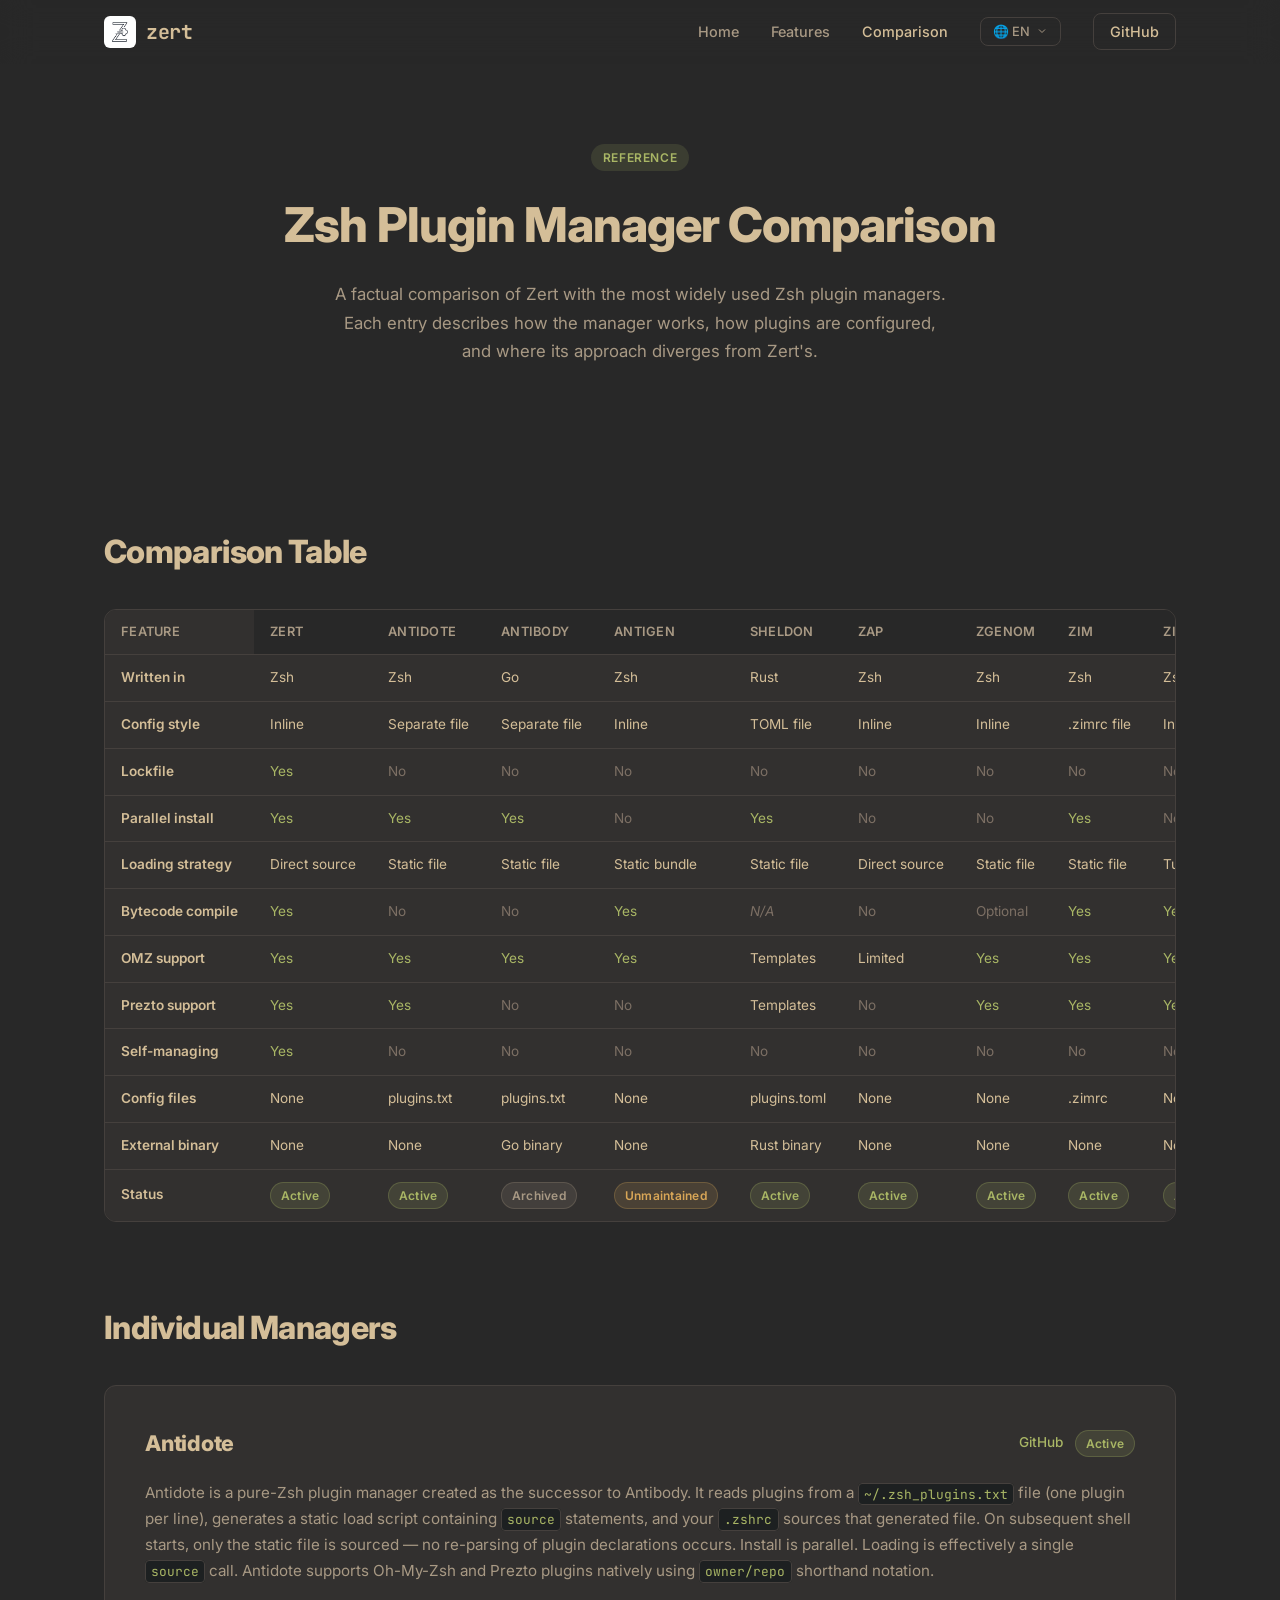
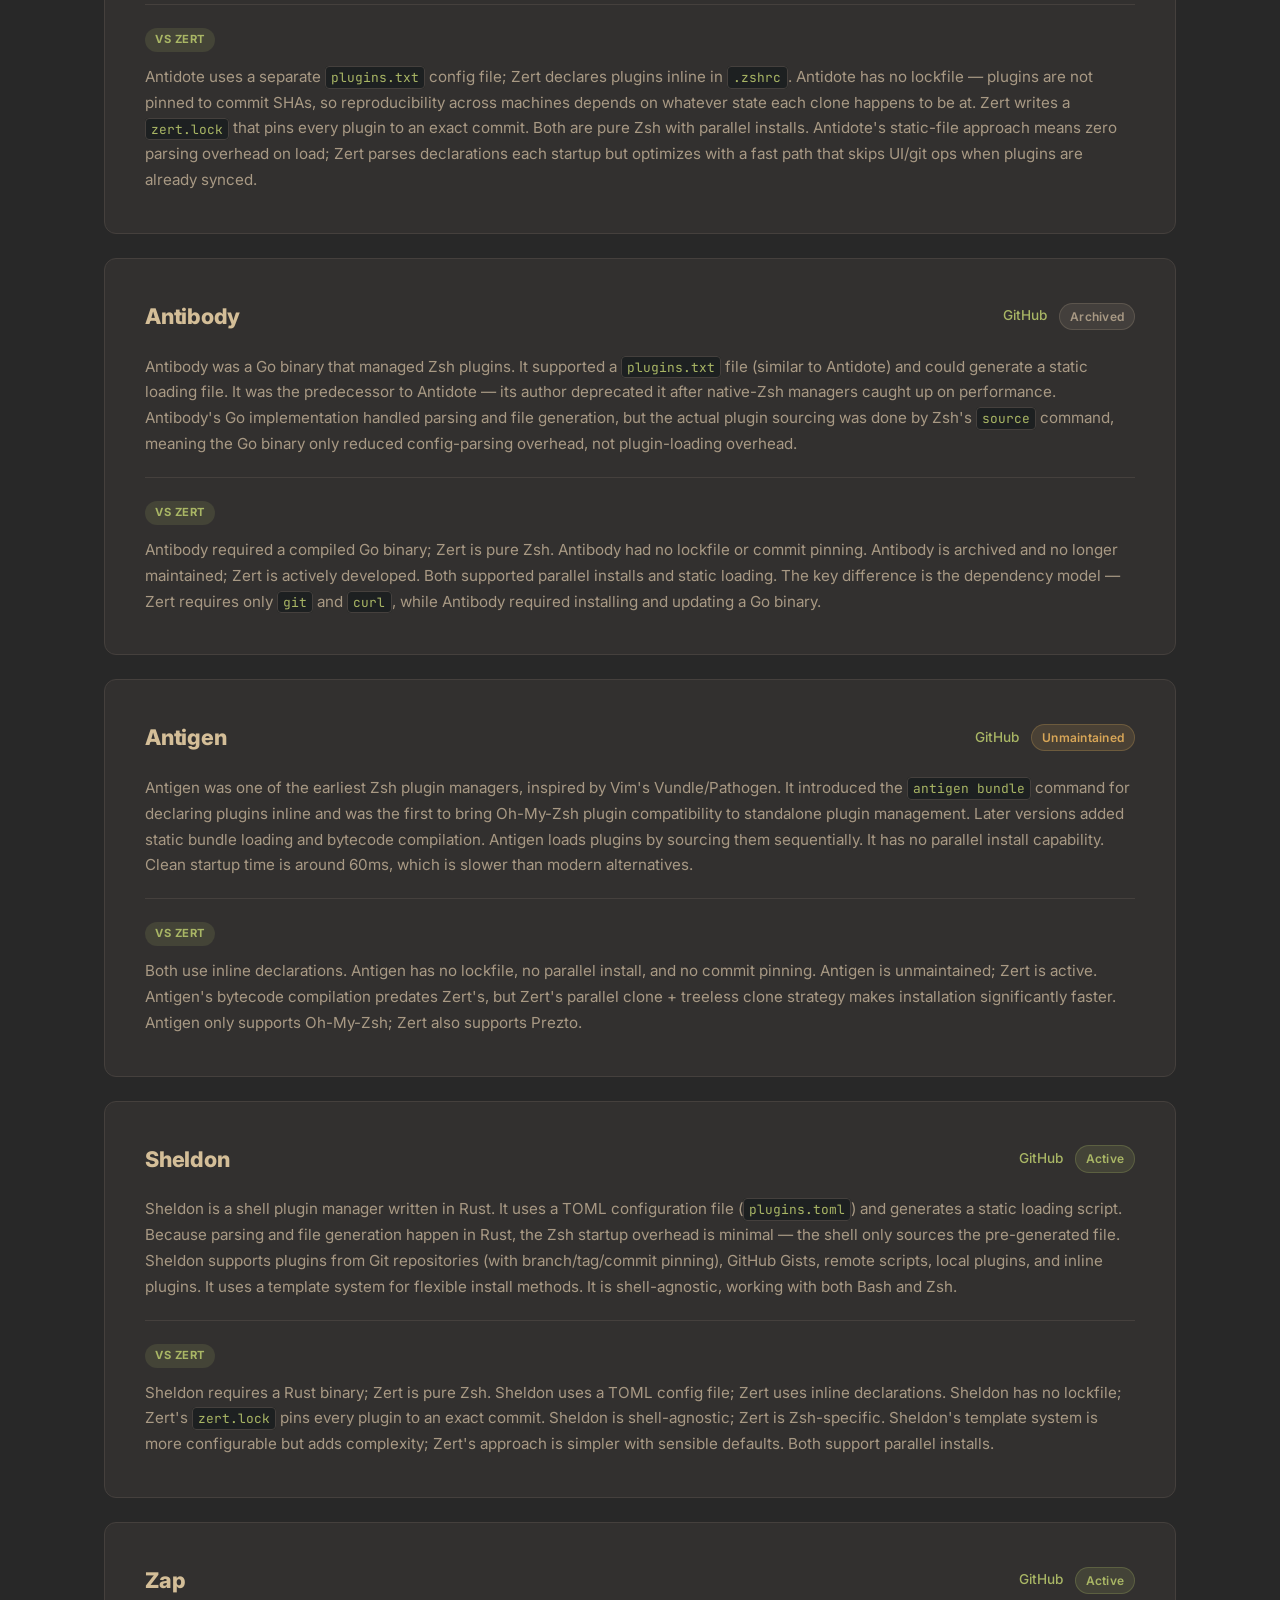
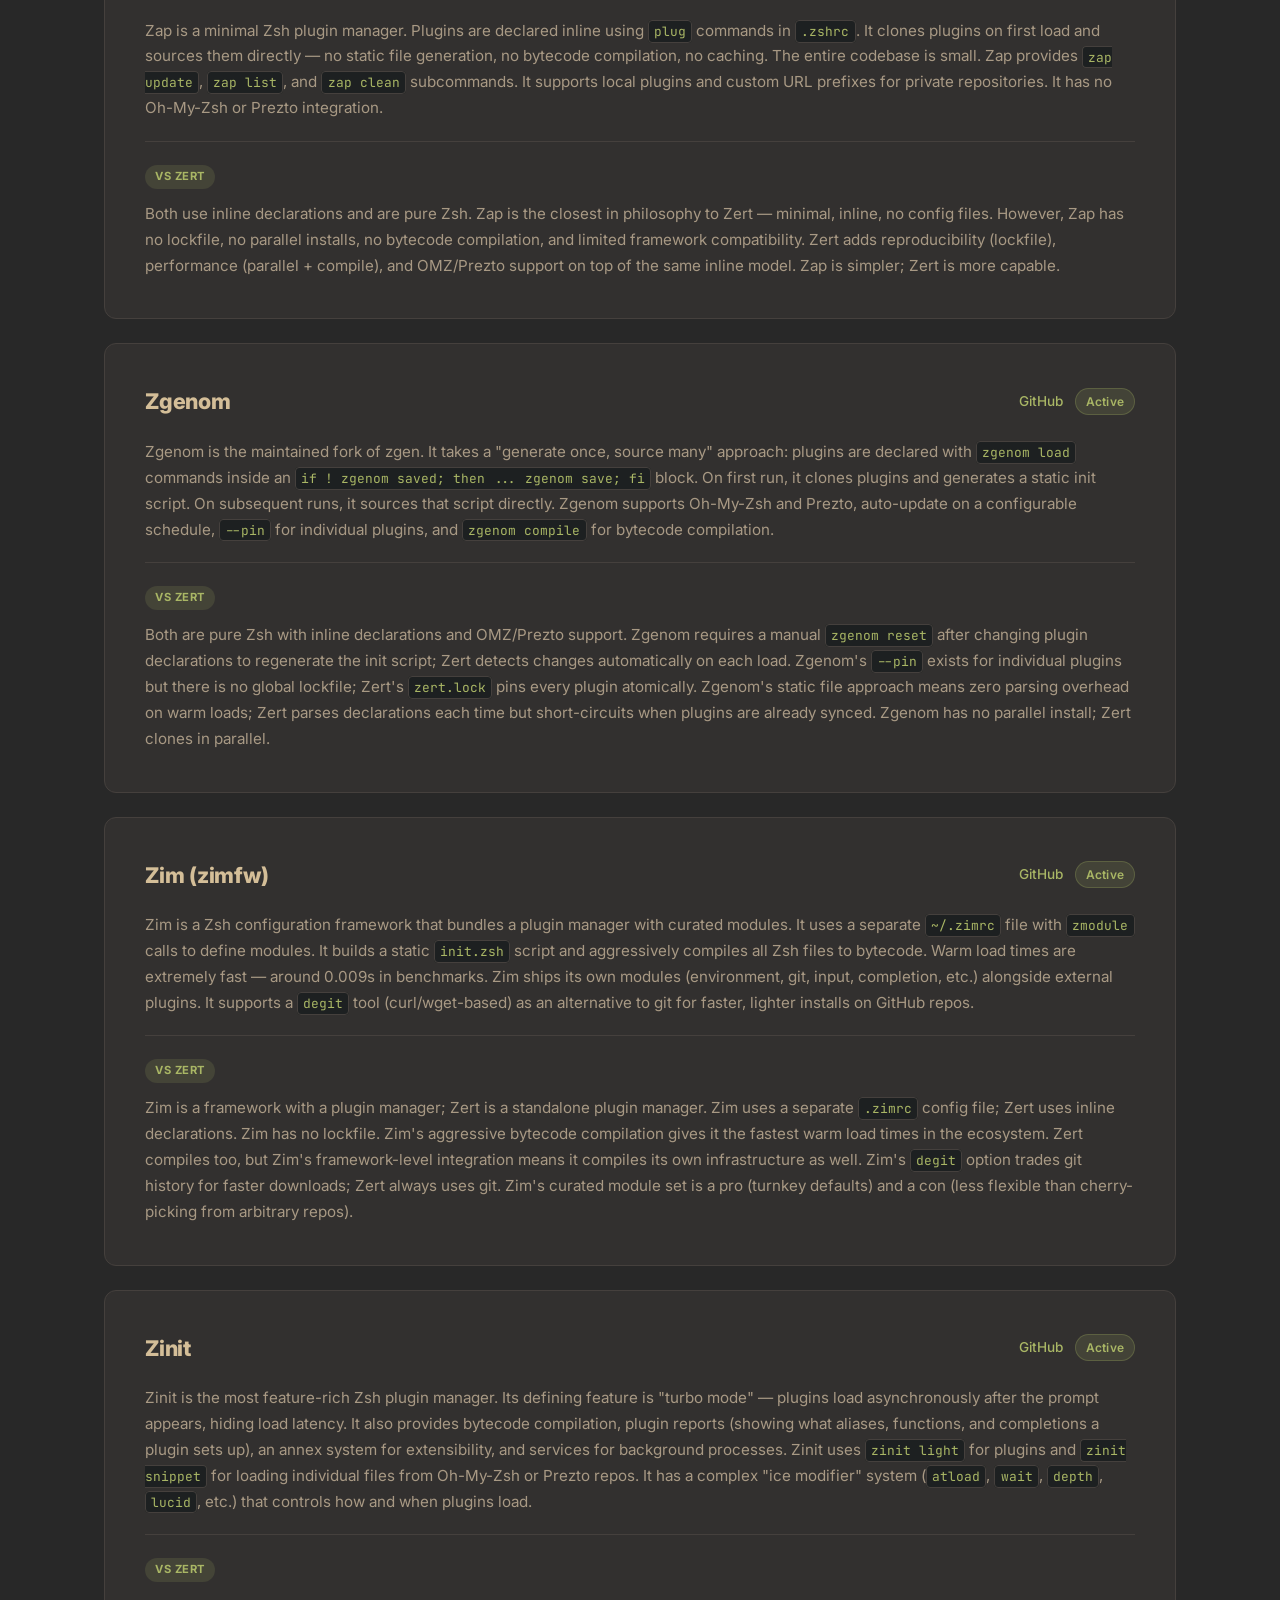
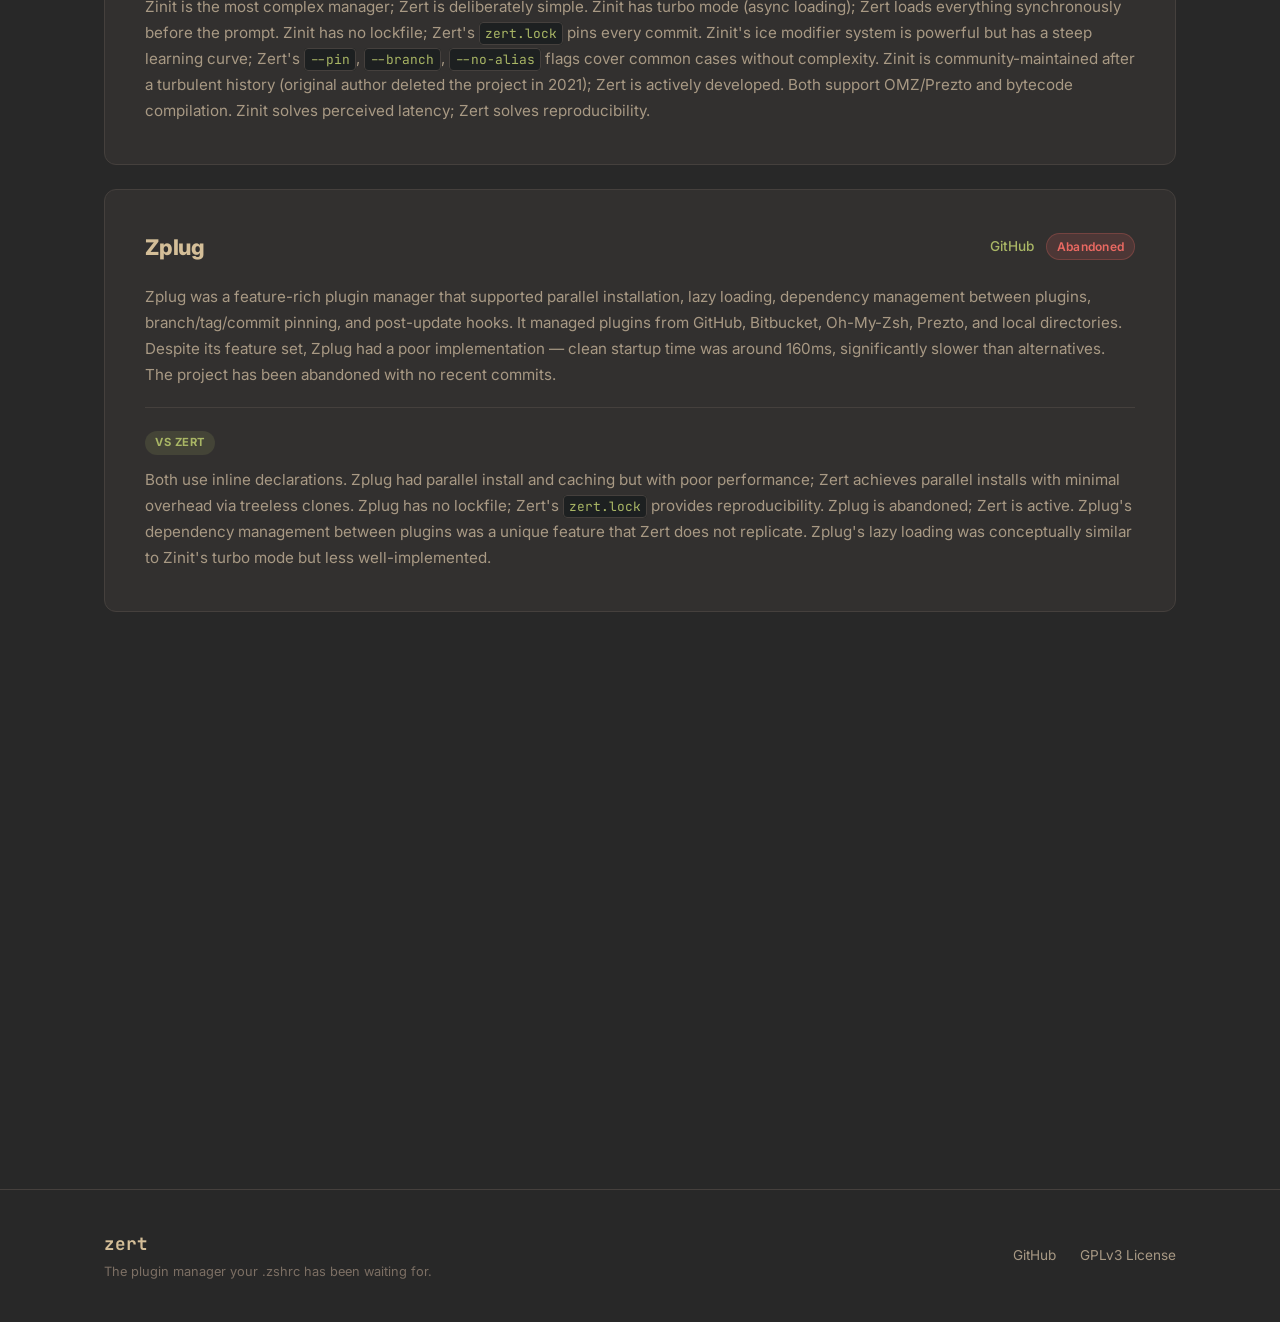
<file: docs/comparison.html>
<!DOCTYPE html>
<html lang="en">
<head>
  <meta charset="UTF-8">
  <meta name="viewport" content="width=device-width, initial-scale=1.0">
  <title>Zsh Plugin Manager Comparison — Zert</title>
  <meta name="description" content="A factual comparison of Zert with the most widely used Zsh plugin managers: Antidote, Sheldon, Zinit, Zgenom, Zim, and more.">
  <link rel="icon" href="data:image/svg+xml,<svg xmlns='http://www.w3.org/2000/svg' viewBox='0 0 100 100'><text y='.9em' font-size='90'>⚡</text></svg>">
  <meta name="theme-color" content="#282828">
  <link rel="preconnect" href="https://fonts.googleapis.com">
  <link rel="preconnect" href="https://fonts.gstatic.com" crossorigin>
  <link href="https://fonts.googleapis.com/css2?family=Inter:wght@400;500;600;700;800&family=JetBrains+Mono:wght@400;500&display=swap" rel="stylesheet">
  <link rel="stylesheet" href="style.css">
</head>
<body>
  <nav class="nav" id="nav">
    <div class="nav-inner">
      <a href="index.html" class="nav-logo">
        <img src="logo.png" alt="Zert" class="nav-logo-img">
        <span class="nav-logo-text">zert</span>
      </a>
      <button class="nav-toggle" id="navToggle" aria-label="Toggle menu">
        <span></span><span></span><span></span>
      </button>
      <ul class="nav-links" id="navLinks">
        <li><a href="index.html">Home</a></li>
        <li><a href="index.html#features">Features</a></li>
        <li><a href="comparison.html" style="color: var(--text);">Comparison</a></li>
        <li>
          <div class="nav-lang" id="navLang">
            <button class="nav-lang-btn" id="navLangBtn" aria-label="Select language">
              🌐 EN
              <svg width="12" height="12" viewBox="0 0 24 24" fill="none" stroke="currentColor" stroke-width="2"><path d="M6 9l6 6 6-6"/></svg>
            </button>
            <div class="nav-lang-dropdown" id="navLangDropdown">
              <a href="index.html" class="nav-lang-option active">🇺🇸 English</a>
              <a href="zh.html" class="nav-lang-option">🇨🇳 中文</a>
              <a href="ru.html" class="nav-lang-option">🇷🇺 Русский</a>
              <a href="es.html" class="nav-lang-option">🇪🇸 Español</a>
              <a href="pt.html" class="nav-lang-option">🇧🇷 Português</a>
            </div>
          </div>
        </li>
        <li><a href="https://github.com/oxcl/zert" target="_blank" rel="noopener" class="nav-github">GitHub</a></li>
      </ul>
    </div>
  </nav>

  <main>
    <section class="comparison-hero reveal">
      <div class="container">
        <span class="section-tag">Reference</span>
        <h1>Zsh Plugin Manager Comparison</h1>
        <p>A factual comparison of Zert with the most widely used Zsh plugin managers. Each entry describes how the manager works, how plugins are configured, and where its approach diverges from Zert's.</p>
      </div>
    </section>

    <section class="comparison-section">
      <div class="container">
        <h2 class="reveal">Comparison Table</h2>
        <div class="comparison-table-wrap reveal">
          <table class="comparison-table">
            <thead>
              <tr>
                <th>Feature</th>
                <th>Zert</th>
                <th>Antidote</th>
                <th>Antibody</th>
                <th>Antigen</th>
                <th>Sheldon</th>
                <th>Zap</th>
                <th>Zgenom</th>
                <th>Zim</th>
                <th>Zinit</th>
                <th>Zplug</th>
              </tr>
            </thead>
            <tbody>
              <tr>
                <td>Written in</td>
                <td>Zsh</td>
                <td>Zsh</td>
                <td>Go</td>
                <td>Zsh</td>
                <td>Rust</td>
                <td>Zsh</td>
                <td>Zsh</td>
                <td>Zsh</td>
                <td>Zsh</td>
                <td>Zsh</td>
              </tr>
              <tr>
                <td>Config style</td>
                <td>Inline</td>
                <td>Separate file</td>
                <td>Separate file</td>
                <td>Inline</td>
                <td>TOML file</td>
                <td>Inline</td>
                <td>Inline</td>
                <td>.zimrc file</td>
                <td>Inline</td>
                <td>Inline</td>
              </tr>
              <tr>
                <td>Lockfile</td>
                <td class="col-yes">Yes</td>
                <td class="col-no">No</td>
                <td class="col-no">No</td>
                <td class="col-no">No</td>
                <td class="col-no">No</td>
                <td class="col-no">No</td>
                <td class="col-no">No</td>
                <td class="col-no">No</td>
                <td class="col-no">No</td>
                <td class="col-no">No</td>
              </tr>
              <tr>
                <td>Parallel install</td>
                <td class="col-yes">Yes</td>
                <td class="col-yes">Yes</td>
                <td class="col-yes">Yes</td>
                <td class="col-no">No</td>
                <td class="col-yes">Yes</td>
                <td class="col-no">No</td>
                <td class="col-no">No</td>
                <td class="col-yes">Yes</td>
                <td class="col-no">No</td>
                <td class="col-yes">Yes</td>
              </tr>
              <tr>
                <td>Loading strategy</td>
                <td>Direct source</td>
                <td>Static file</td>
                <td>Static file</td>
                <td>Static bundle</td>
                <td>Static file</td>
                <td>Direct source</td>
                <td>Static file</td>
                <td>Static file</td>
                <td>Turbo (async)</td>
                <td>Cache</td>
              </tr>
              <tr>
                <td>Bytecode compile</td>
                <td class="col-yes">Yes</td>
                <td class="col-no">No</td>
                <td class="col-no">No</td>
                <td class="col-yes">Yes</td>
                <td class="col-na">N/A</td>
                <td class="col-no">No</td>
                <td class="col-no">Optional</td>
                <td class="col-yes">Yes</td>
                <td class="col-yes">Yes</td>
                <td class="col-no">No</td>
              </tr>
              <tr>
                <td>OMZ support</td>
                <td class="col-yes">Yes</td>
                <td class="col-yes">Yes</td>
                <td class="col-yes">Yes</td>
                <td class="col-yes">Yes</td>
                <td>Templates</td>
                <td>Limited</td>
                <td class="col-yes">Yes</td>
                <td class="col-yes">Yes</td>
                <td class="col-yes">Yes (snippet)</td>
                <td class="col-yes">Yes</td>
              </tr>
              <tr>
                <td>Prezto support</td>
                <td class="col-yes">Yes</td>
                <td class="col-yes">Yes</td>
                <td class="col-no">No</td>
                <td class="col-no">No</td>
                <td>Templates</td>
                <td class="col-no">No</td>
                <td class="col-yes">Yes</td>
                <td class="col-yes">Yes</td>
                <td class="col-yes">Yes (snippet)</td>
                <td class="col-yes">Yes</td>
              </tr>
              <tr>
                <td>Self-managing</td>
                <td class="col-yes">Yes</td>
                <td class="col-no">No</td>
                <td class="col-no">No</td>
                <td class="col-no">No</td>
                <td class="col-no">No</td>
                <td class="col-no">No</td>
                <td class="col-no">No</td>
                <td class="col-no">No</td>
                <td class="col-no">No</td>
                <td class="col-no">No</td>
              </tr>
              <tr>
                <td>Config files</td>
                <td>None</td>
                <td>plugins.txt</td>
                <td>plugins.txt</td>
                <td>None</td>
                <td>plugins.toml</td>
                <td>None</td>
                <td>None</td>
                <td>.zimrc</td>
                <td>None</td>
                <td>None</td>
              </tr>
              <tr>
                <td>External binary</td>
                <td>None</td>
                <td>None</td>
                <td>Go binary</td>
                <td>None</td>
                <td>Rust binary</td>
                <td>None</td>
                <td>None</td>
                <td>None</td>
                <td>None</td>
                <td>None</td>
              </tr>
              <tr>
                <td>Status</td>
                <td><span class="status-badge status-badge--active">Active</span></td>
                <td><span class="status-badge status-badge--active">Active</span></td>
                <td><span class="status-badge status-badge--archived">Archived</span></td>
                <td><span class="status-badge status-badge--unmaintained">Unmaintained</span></td>
                <td><span class="status-badge status-badge--active">Active</span></td>
                <td><span class="status-badge status-badge--active">Active</span></td>
                <td><span class="status-badge status-badge--active">Active</span></td>
                <td><span class="status-badge status-badge--active">Active</span></td>
                <td><span class="status-badge status-badge--active">Active</span></td>
                <td><span class="status-badge status-badge--abandoned">Abandoned</span></td>
              </tr>
            </tbody>
          </table>
        </div>
      </div>
    </section>

    <section class="comparison-section">
      <div class="container">
        <h2 class="reveal">Individual Managers</h2>

        <!-- Antidote -->
        <div class="manager-card reveal">
          <div class="manager-header">
            <h3>Antidote</h3>
            <div class="manager-meta">
              <a href="https://github.com/mattmc3/antidote" target="_blank" rel="noopener">GitHub</a>
              <span class="status-badge status-badge--active">Active</span>
            </div>
          </div>
          <p>Antidote is a pure-Zsh plugin manager created as the successor to Antibody. It reads plugins from a <code>~/.zsh_plugins.txt</code> file (one plugin per line), generates a static load script containing <code>source</code> statements, and your <code>.zshrc</code> sources that generated file. On subsequent shell starts, only the static file is sourced — no re-parsing of plugin declarations occurs. Install is parallel. Loading is effectively a single <code>source</code> call. Antidote supports Oh-My-Zsh and Prezto plugins natively using <code>owner/repo</code> shorthand notation.</p>
          <div class="vs-zert">
            <div class="vs-zert-label">vs Zert</div>
            <p>Antidote uses a separate <code>plugins.txt</code> config file; Zert declares plugins inline in <code>.zshrc</code>. Antidote has no lockfile — plugins are not pinned to commit SHAs, so reproducibility across machines depends on whatever state each clone happens to be at. Zert writes a <code>zert.lock</code> that pins every plugin to an exact commit. Both are pure Zsh with parallel installs. Antidote's static-file approach means zero parsing overhead on load; Zert parses declarations each startup but optimizes with a fast path that skips UI/git ops when plugins are already synced.</p>
          </div>
        </div>

        <!-- Antibody -->
        <div class="manager-card reveal">
          <div class="manager-header">
            <h3>Antibody</h3>
            <div class="manager-meta">
              <a href="https://github.com/getantibody/antibody" target="_blank" rel="noopener">GitHub</a>
              <span class="status-badge status-badge--archived">Archived</span>
            </div>
          </div>
          <p>Antibody was a Go binary that managed Zsh plugins. It supported a <code>plugins.txt</code> file (similar to Antidote) and could generate a static loading file. It was the predecessor to Antidote — its author deprecated it after native-Zsh managers caught up on performance. Antibody's Go implementation handled parsing and file generation, but the actual plugin sourcing was done by Zsh's <code>source</code> command, meaning the Go binary only reduced config-parsing overhead, not plugin-loading overhead.</p>
          <div class="vs-zert">
            <div class="vs-zert-label">vs Zert</div>
            <p>Antibody required a compiled Go binary; Zert is pure Zsh. Antibody had no lockfile or commit pinning. Antibody is archived and no longer maintained; Zert is actively developed. Both supported parallel installs and static loading. The key difference is the dependency model — Zert requires only <code>git</code> and <code>curl</code>, while Antibody required installing and updating a Go binary.</p>
          </div>
        </div>

        <!-- Antigen -->
        <div class="manager-card reveal">
          <div class="manager-header">
            <h3>Antigen</h3>
            <div class="manager-meta">
              <a href="https://github.com/zsh-users/antigen" target="_blank" rel="noopener">GitHub</a>
              <span class="status-badge status-badge--unmaintained">Unmaintained</span>
            </div>
          </div>
          <p>Antigen was one of the earliest Zsh plugin managers, inspired by Vim's Vundle/Pathogen. It introduced the <code>antigen bundle</code> command for declaring plugins inline and was the first to bring Oh-My-Zsh plugin compatibility to standalone plugin management. Later versions added static bundle loading and bytecode compilation. Antigen loads plugins by sourcing them sequentially. It has no parallel install capability. Clean startup time is around 60ms, which is slower than modern alternatives.</p>
          <div class="vs-zert">
            <div class="vs-zert-label">vs Zert</div>
            <p>Both use inline declarations. Antigen has no lockfile, no parallel install, and no commit pinning. Antigen is unmaintained; Zert is active. Antigen's bytecode compilation predates Zert's, but Zert's parallel clone + treeless clone strategy makes installation significantly faster. Antigen only supports Oh-My-Zsh; Zert also supports Prezto.</p>
          </div>
        </div>

        <!-- Sheldon -->
        <div class="manager-card reveal">
          <div class="manager-header">
            <h3>Sheldon</h3>
            <div class="manager-meta">
              <a href="https://github.com/rossmacarthur/sheldon" target="_blank" rel="noopener">GitHub</a>
              <span class="status-badge status-badge--active">Active</span>
            </div>
          </div>
          <p>Sheldon is a shell plugin manager written in Rust. It uses a TOML configuration file (<code>plugins.toml</code>) and generates a static loading script. Because parsing and file generation happen in Rust, the Zsh startup overhead is minimal — the shell only sources the pre-generated file. Sheldon supports plugins from Git repositories (with branch/tag/commit pinning), GitHub Gists, remote scripts, local plugins, and inline plugins. It uses a template system for flexible install methods. It is shell-agnostic, working with both Bash and Zsh.</p>
          <div class="vs-zert">
            <div class="vs-zert-label">vs Zert</div>
            <p>Sheldon requires a Rust binary; Zert is pure Zsh. Sheldon uses a TOML config file; Zert uses inline declarations. Sheldon has no lockfile; Zert's <code>zert.lock</code> pins every plugin to an exact commit. Sheldon is shell-agnostic; Zert is Zsh-specific. Sheldon's template system is more configurable but adds complexity; Zert's approach is simpler with sensible defaults. Both support parallel installs.</p>
          </div>
        </div>

        <!-- Zap -->
        <div class="manager-card reveal">
          <div class="manager-header">
            <h3>Zap</h3>
            <div class="manager-meta">
              <a href="https://github.com/zap-zsh/zap" target="_blank" rel="noopener">GitHub</a>
              <span class="status-badge status-badge--active">Active</span>
            </div>
          </div>
          <p>Zap is a minimal Zsh plugin manager. Plugins are declared inline using <code>plug</code> commands in <code>.zshrc</code>. It clones plugins on first load and sources them directly — no static file generation, no bytecode compilation, no caching. The entire codebase is small. Zap provides <code>zap update</code>, <code>zap list</code>, and <code>zap clean</code> subcommands. It supports local plugins and custom URL prefixes for private repositories. It has no Oh-My-Zsh or Prezto integration.</p>
          <div class="vs-zert">
            <div class="vs-zert-label">vs Zert</div>
            <p>Both use inline declarations and are pure Zsh. Zap is the closest in philosophy to Zert — minimal, inline, no config files. However, Zap has no lockfile, no parallel installs, no bytecode compilation, and limited framework compatibility. Zert adds reproducibility (lockfile), performance (parallel + compile), and OMZ/Prezto support on top of the same inline model. Zap is simpler; Zert is more capable.</p>
          </div>
        </div>

        <!-- Zgenom -->
        <div class="manager-card reveal">
          <div class="manager-header">
            <h3>Zgenom</h3>
            <div class="manager-meta">
              <a href="https://github.com/jandamm/zgenom" target="_blank" rel="noopener">GitHub</a>
              <span class="status-badge status-badge--active">Active</span>
            </div>
          </div>
          <p>Zgenom is the maintained fork of zgen. It takes a "generate once, source many" approach: plugins are declared with <code>zgenom load</code> commands inside an <code>if ! zgenom saved; then ... zgenom save; fi</code> block. On first run, it clones plugins and generates a static init script. On subsequent runs, it sources that script directly. Zgenom supports Oh-My-Zsh and Prezto, auto-update on a configurable schedule, <code>--pin</code> for individual plugins, and <code>zgenom compile</code> for bytecode compilation.</p>
          <div class="vs-zert">
            <div class="vs-zert-label">vs Zert</div>
            <p>Both are pure Zsh with inline declarations and OMZ/Prezto support. Zgenom requires a manual <code>zgenom reset</code> after changing plugin declarations to regenerate the init script; Zert detects changes automatically on each load. Zgenom's <code>--pin</code> exists for individual plugins but there is no global lockfile; Zert's <code>zert.lock</code> pins every plugin atomically. Zgenom's static file approach means zero parsing overhead on warm loads; Zert parses declarations each time but short-circuits when plugins are already synced. Zgenom has no parallel install; Zert clones in parallel.</p>
          </div>
        </div>

        <!-- Zim -->
        <div class="manager-card reveal">
          <div class="manager-header">
            <h3>Zim (zimfw)</h3>
            <div class="manager-meta">
              <a href="https://github.com/zimfw/zimfw" target="_blank" rel="noopener">GitHub</a>
              <span class="status-badge status-badge--active">Active</span>
            </div>
          </div>
          <p>Zim is a Zsh configuration framework that bundles a plugin manager with curated modules. It uses a separate <code>~/.zimrc</code> file with <code>zmodule</code> calls to define modules. It builds a static <code>init.zsh</code> script and aggressively compiles all Zsh files to bytecode. Warm load times are extremely fast — around 0.009s in benchmarks. Zim ships its own modules (environment, git, input, completion, etc.) alongside external plugins. It supports a <code>degit</code> tool (curl/wget-based) as an alternative to git for faster, lighter installs on GitHub repos.</p>
          <div class="vs-zert">
            <div class="vs-zert-label">vs Zert</div>
            <p>Zim is a framework with a plugin manager; Zert is a standalone plugin manager. Zim uses a separate <code>.zimrc</code> config file; Zert uses inline declarations. Zim has no lockfile. Zim's aggressive bytecode compilation gives it the fastest warm load times in the ecosystem. Zert compiles too, but Zim's framework-level integration means it compiles its own infrastructure as well. Zim's <code>degit</code> option trades git history for faster downloads; Zert always uses git. Zim's curated module set is a pro (turnkey defaults) and a con (less flexible than cherry-picking from arbitrary repos).</p>
          </div>
        </div>

        <!-- Zinit -->
        <div class="manager-card reveal">
          <div class="manager-header">
            <h3>Zinit</h3>
            <div class="manager-meta">
              <a href="https://github.com/zdharma-continuum/zinit" target="_blank" rel="noopener">GitHub</a>
              <span class="status-badge status-badge--active">Active</span>
            </div>
          </div>
          <p>Zinit is the most feature-rich Zsh plugin manager. Its defining feature is "turbo mode" — plugins load asynchronously after the prompt appears, hiding load latency. It also provides bytecode compilation, plugin reports (showing what aliases, functions, and completions a plugin sets up), an annex system for extensibility, and services for background processes. Zinit uses <code>zinit light</code> for plugins and <code>zinit snippet</code> for loading individual files from Oh-My-Zsh or Prezto repos. It has a complex "ice modifier" system (<code>atload</code>, <code>wait</code>, <code>depth</code>, <code>lucid</code>, etc.) that controls how and when plugins load.</p>
          <div class="vs-zert">
            <div class="vs-zert-label">vs Zert</div>
            <p>Zinit is the most complex manager; Zert is deliberately simple. Zinit has turbo mode (async loading); Zert loads everything synchronously before the prompt. Zinit has no lockfile; Zert's <code>zert.lock</code> pins every commit. Zinit's ice modifier system is powerful but has a steep learning curve; Zert's <code>--pin</code>, <code>--branch</code>, <code>--no-alias</code> flags cover common cases without complexity. Zinit is community-maintained after a turbulent history (original author deleted the project in 2021); Zert is actively developed. Both support OMZ/Prezto and bytecode compilation. Zinit solves perceived latency; Zert solves reproducibility.</p>
          </div>
        </div>

        <!-- Zplug -->
        <div class="manager-card reveal">
          <div class="manager-header">
            <h3>Zplug</h3>
            <div class="manager-meta">
              <a href="https://github.com/zplug/zplug" target="_blank" rel="noopener">GitHub</a>
              <span class="status-badge status-badge--abandoned">Abandoned</span>
            </div>
          </div>
          <p>Zplug was a feature-rich plugin manager that supported parallel installation, lazy loading, dependency management between plugins, branch/tag/commit pinning, and post-update hooks. It managed plugins from GitHub, Bitbucket, Oh-My-Zsh, Prezto, and local directories. Despite its feature set, Zplug had a poor implementation — clean startup time was around 160ms, significantly slower than alternatives. The project has been abandoned with no recent commits.</p>
          <div class="vs-zert">
            <div class="vs-zert-label">vs Zert</div>
            <p>Both use inline declarations. Zplug had parallel install and caching but with poor performance; Zert achieves parallel installs with minimal overhead via treeless clones. Zplug has no lockfile; Zert's <code>zert.lock</code> provides reproducibility. Zplug is abandoned; Zert is active. Zplug's dependency management between plugins was a unique feature that Zert does not replicate. Zplug's lazy loading was conceptually similar to Zinit's turbo mode but less well-implemented.</p>
          </div>
        </div>

        <!-- Zsh Unplugged / Zcomet -->
        <div class="manager-card reveal">
          <div class="manager-header">
            <h3>Zsh Unplugged / Zcomet</h3>
            <div class="manager-meta">
              <a href="https://github.com/mattmc3/zsh_unplugged" target="_blank" rel="noopener">Unplugged</a>
              <a href="https://github.com/menacel-mgmt/zcomet" target="_blank" rel="noopener">Zcomet</a>
              <span class="status-badge status-badge--active">Active</span>
            </div>
          </div>
          <p>Zsh Unplugged is not a plugin manager — it is a ~20-line <code>plugin-load</code> function that demonstrates how to manage Zsh plugins without any manager. It clones repos, finds the appropriate <code>.zsh</code> file, and sources it. The intent is to demystify what plugin managers do and show that for basic configs, a standalone tool is unnecessary. Zcomet is a minimal plugin manager from the same author that formalizes the unplugged approach. It achieves excellent benchmark scores (10% first-prompt lag, 44% first-command lag) with a tiny codebase.</p>
          <div class="vs-zert">
            <div class="vs-zert-label">vs Zert</div>
            <p>Zsh Unplugged is an educational exercise; Zert is a production tool. The unplugged approach has no lockfile, no parallel install, no compilation, no framework compatibility, and no UI. Zcomet adds structure but remains minimal — no lockfile, no parallel install. Both philosophies reject complexity, but Zert adds reproducibility and performance tooling while keeping the same inline declaration model. If you want the simplest possible setup and are willing to manage versions manually, the unplugged approach works. If you want reproducibility without thinking about it, Zert fills that gap.</p>
          </div>
        </div>

      </div>
    </section>
  </main>

  <footer class="footer">
    <div class="container">
      <div class="footer-inner">
        <div class="footer-left">
          <span class="footer-logo">zert</span>
          <p>The plugin manager your .zshrc has been waiting for.</p>
        </div>
        <div class="footer-right">
          <a href="https://github.com/oxcl/zert" target="_blank" rel="noopener">GitHub</a>
          <a href="https://github.com/oxcl/zert/blob/main/LICENSE" target="_blank" rel="noopener">GPLv3 License</a>
        </div>
      </div>
    </div>
  </footer>

  <script src="script.js"></script>
</body>
</html>
</file>
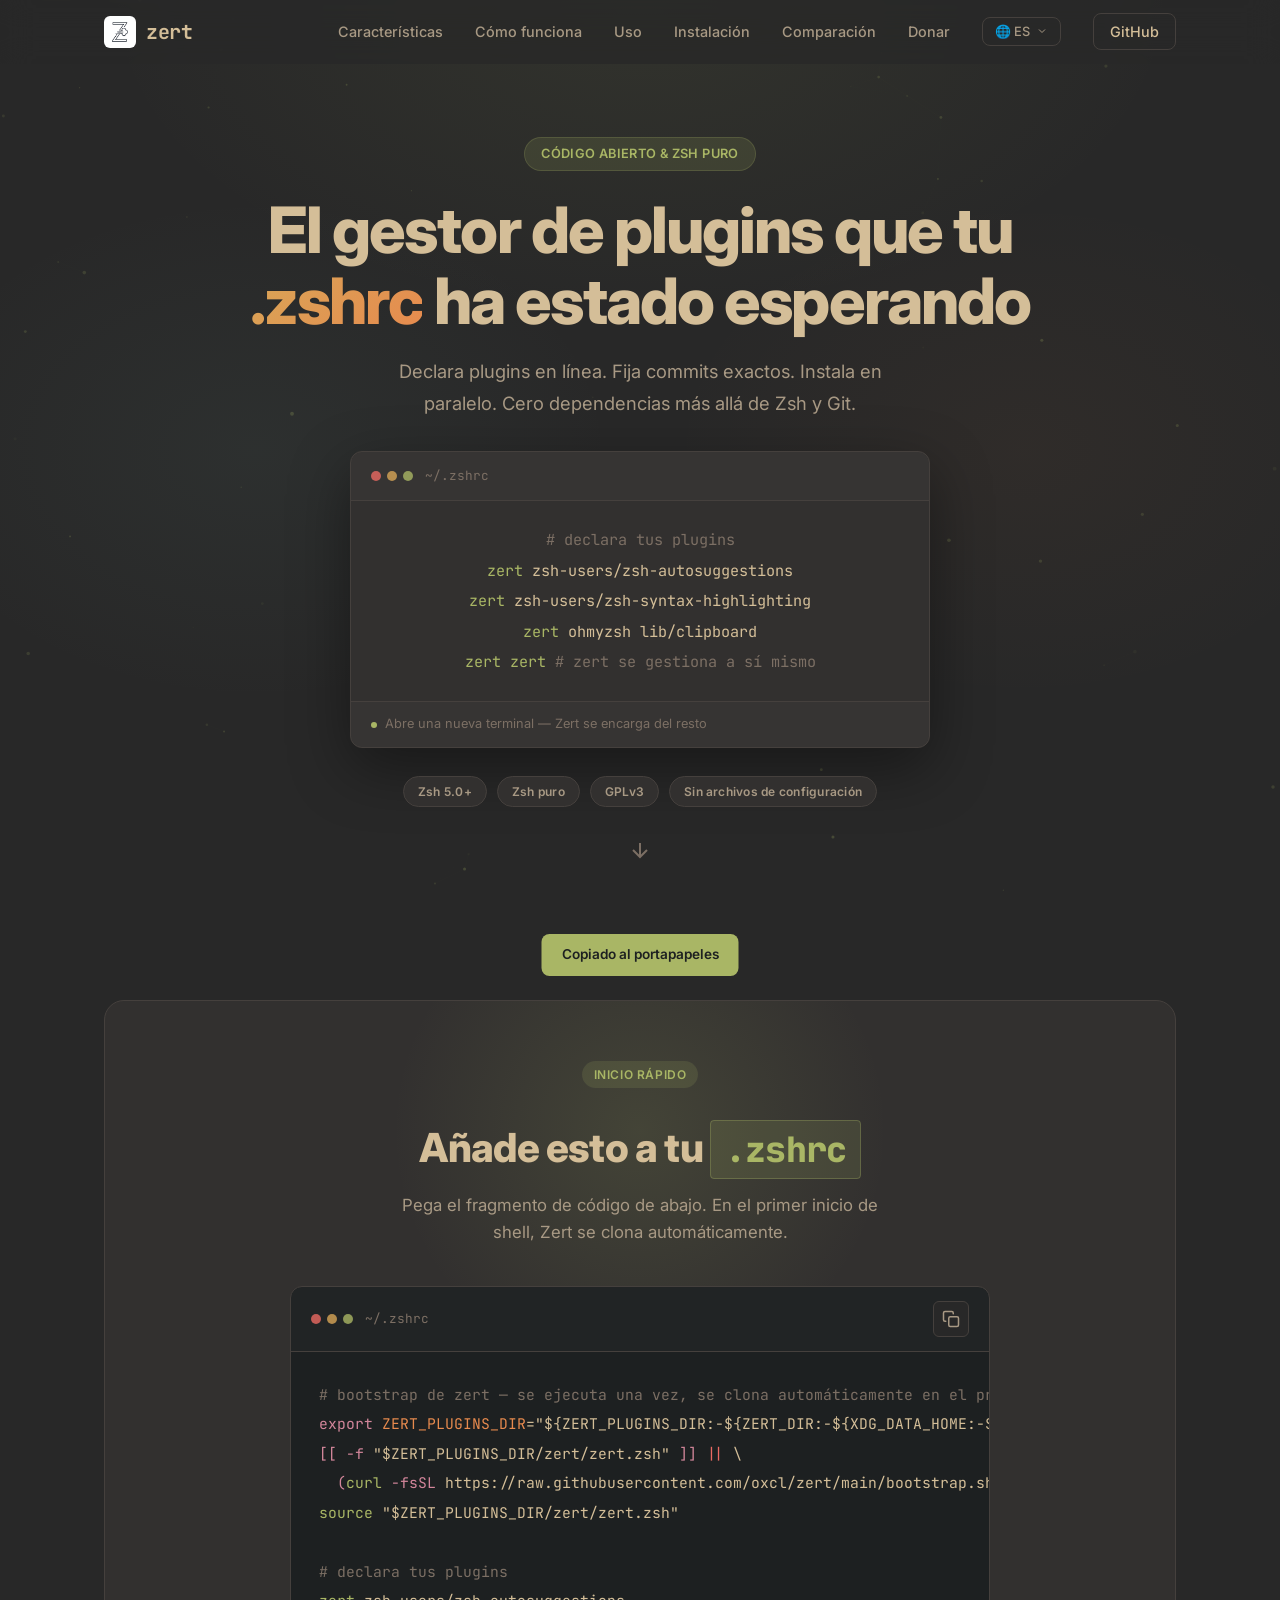
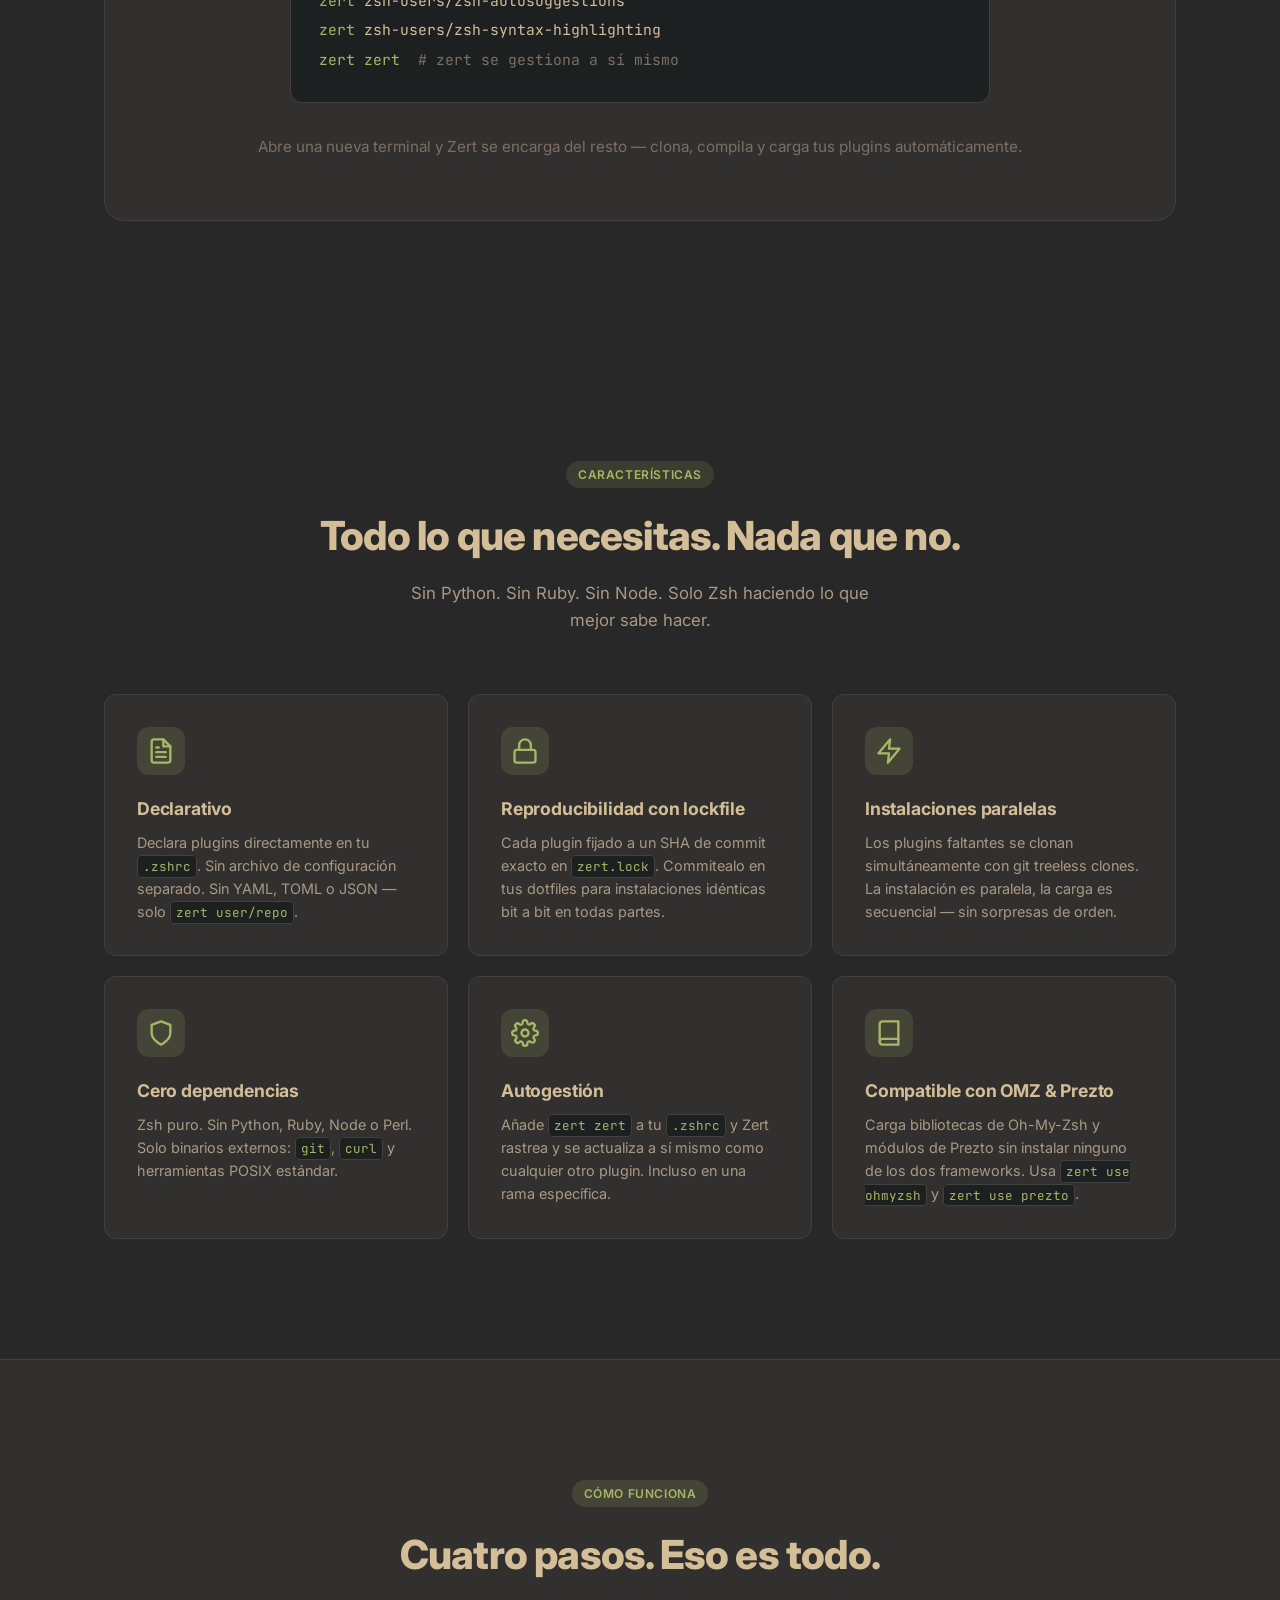
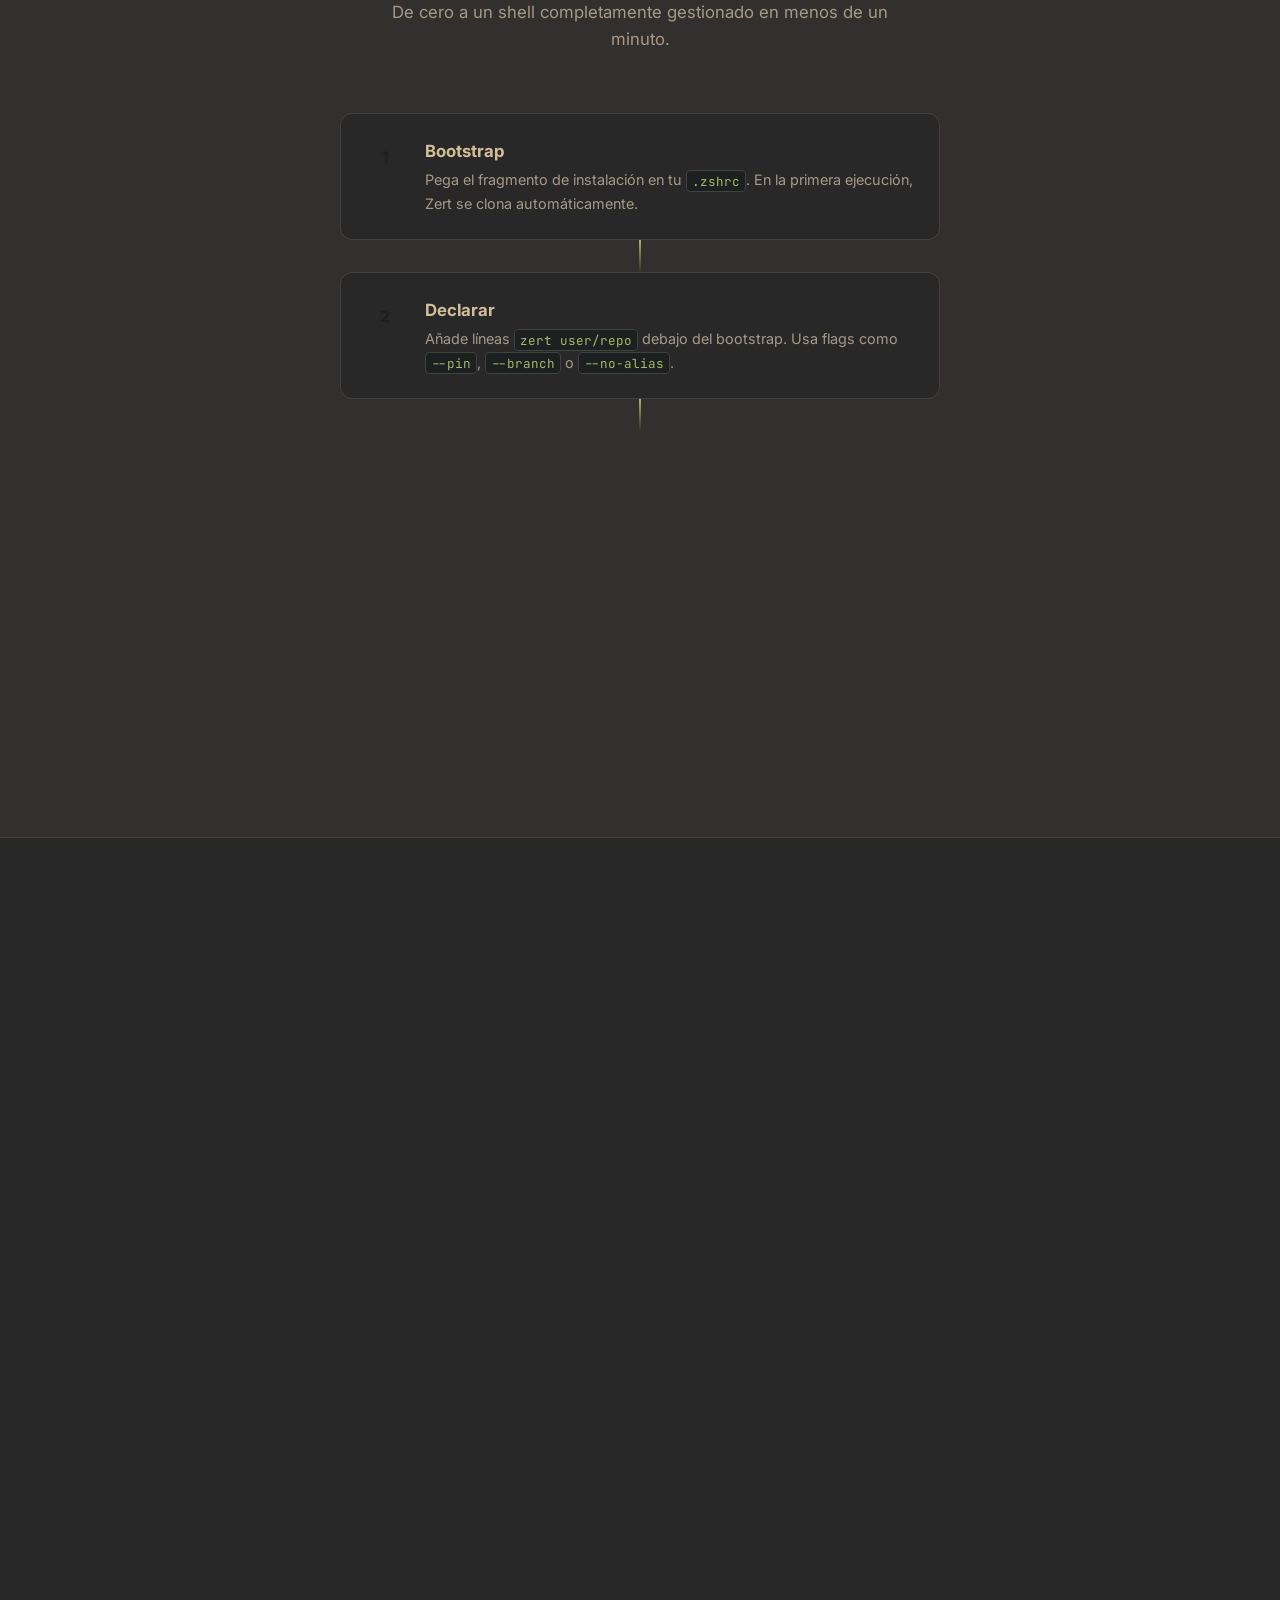
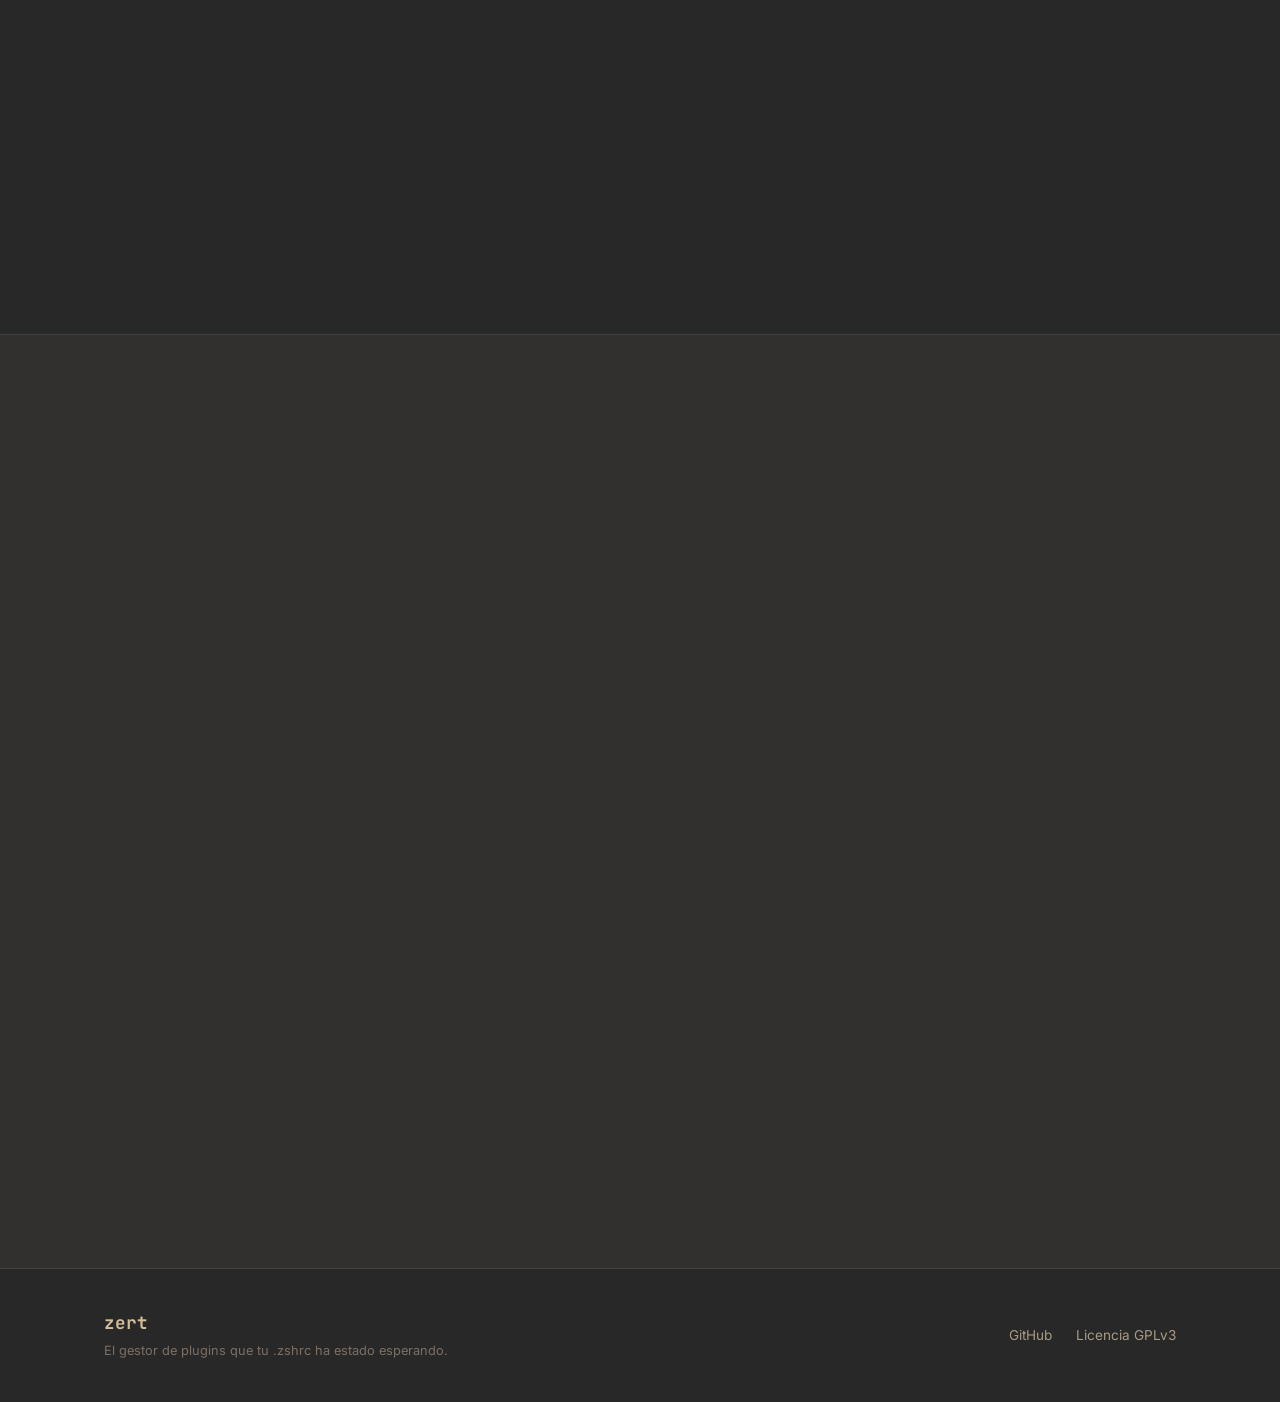
<file: docs/es.html>
<!DOCTYPE html>
<html lang="es">
<head>
  <meta charset="UTF-8">
  <meta name="viewport" content="width=device-width, initial-scale=1.0">
  <title>Zert — El gestor de plugins que tu .zshrc ha estado esperando</title>
  <meta name="description" content="Zert es un gestor de plugins puro para Zsh con archivos de bloqueo estilo npm, instalaciones paralelas y configuración declarativa inline.">
  <link rel="icon" href="data:image/svg+xml,<svg xmlns='http://www.w3.org/2000/svg' viewBox='0 0 100 100'><text y='.9em' font-size='90'>⚡</text></svg>">
  <meta name="theme-color" content="#282828">
  <link rel="preconnect" href="https://fonts.googleapis.com">
  <link rel="preconnect" href="https://fonts.gstatic.com" crossorigin>
  <link href="https://fonts.googleapis.com/css2?family=Inter:wght@400;500;600;700;800&family=JetBrains+Mono:wght@400;500&display=swap" rel="stylesheet">
  <link rel="stylesheet" href="style.css">
</head>
<body>
  <nav class="nav" id="nav">
    <div class="nav-inner">
      <a href="index.html" class="nav-logo">
        <img src="logo.png" alt="Zert" class="nav-logo-img">
        <span class="nav-logo-text">zert</span>
      </a>
      <button class="nav-toggle" id="navToggle" aria-label="Alternar menú">
        <span></span><span></span><span></span>
      </button>
      <ul class="nav-links" id="navLinks">
        <li><a href="#features">Características</a></li>
        <li><a href="#how-it-works">Cómo funciona</a></li>
        <li><a href="#usage">Uso</a></li>
        <li><a href="#install">Instalación</a></li>
        <li><a href="comparison.html">Comparación</a></li>
        <li><a href="#donate">Donar</a></li>
        <li>
          <div class="nav-lang" id="navLang">
            <button class="nav-lang-btn" id="navLangBtn" aria-label="Seleccionar idioma">
              🌐 ES
              <svg width="12" height="12" viewBox="0 0 24 24" fill="none" stroke="currentColor" stroke-width="2"><path d="M6 9l6 6 6-6"/></svg>
            </button>
            <div class="nav-lang-dropdown" id="navLangDropdown">
              <a href="index.html" class="nav-lang-option">🇺🇸 English</a>
              <a href="zh.html" class="nav-lang-option">🇨🇳 中文</a>
              <a href="ru.html" class="nav-lang-option">🇷🇺 Русский</a>
              <a href="es.html" class="nav-lang-option active">🇪🇸 Español</a>
              <a href="pt.html" class="nav-lang-option">🇧🇷 Português</a>
            </div>
          </div>
        </li>
        <li><a href="https://github.com/oxcl/zert" target="_blank" rel="noopener" class="nav-github">GitHub</a></li>
      </ul>
    </div>
  </nav>

  <main>
    <section class="hero" id="hero">
      <div class="hero-bg">
        <div class="hero-gradient"></div>
        <canvas id="heroCanvas"></canvas>
      </div>
      <div class="hero-content">
        <div class="hero-badge animate-in">Código abierto &amp; Zsh puro</div>
        <h1 class="hero-title animate-in">
          El gestor de plugins que tu
          <span class="hero-highlight">.zshrc</span>
          ha estado esperando
        </h1>
        <p class="hero-subtitle animate-in">
          Declara plugins en línea. Fija commits exactos. Instala en paralelo.
          Cero dependencias más allá de Zsh y Git.
        </p>
        <div class="hero-demo animate-in">
          <div class="demo-card">
            <div class="demo-header">
              <div class="terminal-dots">
                <span></span><span></span><span></span>
              </div>
              <span class="demo-title">~/.zshrc</span>
            </div>
            <div class="demo-body">
              <div class="demo-line"><span class="demo-comment"># declara tus plugins</span></div>
              <div class="demo-line"><span class="demo-keyword">zert</span> zsh-users/zsh-autosuggestions</div>
              <div class="demo-line"><span class="demo-keyword">zert</span> zsh-users/zsh-syntax-highlighting</div>
              <div class="demo-line"><span class="demo-keyword">zert</span> ohmyzsh lib/clipboard</div>
              <div class="demo-line"><span class="demo-keyword">zert</span> <span class="demo-keyword">zert</span> <span class="demo-comment"># zert se gestiona a sí mismo</span></div>
            </div>
            <div class="demo-footer">
              <span class="demo-status"></span>
              Abre una nueva terminal — Zert se encarga del resto
            </div>
          </div>
        </div>
        <div class="hero-badges animate-in">
          <span class="badge">Zsh 5.0+</span>
          <span class="badge">Zsh puro</span>
          <span class="badge">GPLv3</span>
          <span class="badge">Sin archivos de configuración</span>
        </div>
      </div>
      <div class="hero-scroll-hint">
        <svg width="24" height="24" viewBox="0 0 24 24" fill="none" stroke="currentColor" stroke-width="2"><path d="M12 5v14M5 12l7 7 7-7"/></svg>
      </div>
    </section>

    <section class="bootstrap-section" id="install">
      <div class="container">
        <div class="bootstrap-card reveal">
          <div class="bootstrap-glow"></div>
          <div class="bootstrap-header">
            <span class="section-tag">Inicio rápido</span>
            <h2>Añade esto a tu <code>.zshrc</code></h2>
            <p>Pega el fragmento de código de abajo. En el primer inicio de shell, Zert se clona automáticamente.</p>
          </div>
          <div class="bootstrap-code">
            <div class="bootstrap-code-header">
              <div class="terminal-dots">
                <span></span><span></span><span></span>
              </div>
              <span>~/.zshrc</span>
              <button class="copy-btn" data-copy='export ZERT_PLUGINS_DIR="${ZERT_PLUGINS_DIR:-${ZERT_DIR:-${XDG_DATA_HOME:-$HOME/.local/share}/zert}/plugins}"; \
[[ -f "$ZERT_PLUGINS_DIR/zert/zert.zsh" ]] || \
(curl -fsSL https://raw.githubusercontent.com/oxcl/zert/main/bootstrap.sh | zsh); \
source "$ZERT_PLUGINS_DIR/zert/zert.zsh"

# declare plugins
zert zsh-users/zsh-autosuggestions
zert zsh-users/zsh-syntax-highlighting' aria-label="Copiar código">
                <svg width="18" height="18" viewBox="0 0 24 24" fill="none" stroke="currentColor" stroke-width="2" stroke-linecap="round" stroke-linejoin="round"><rect x="9" y="9" width="13" height="13" rx="2"/><path d="M5 15H4a2 2 0 01-2-2V4a2 2 0 012-2h9a2 2 0 012 2v1"/></svg>
              </button>
            </div>
            <pre class="bootstrap-pre"><code><span class="code-comment"># bootstrap de zert — se ejecuta una vez, se clona automáticamente en el primer inicio</span>
<span class="code-kw">export</span> <span class="code-var">ZERT_PLUGINS_DIR</span>=<span class="code-string">"${ZERT_PLUGINS_DIR:-${ZERT_DIR:-${XDG_DATA_HOME:-$HOME/.local/share}/zert}/plugins}"</span>
<span class="code-kw">[[</span> <span class="code-flag">-f</span> <span class="code-string">"$ZERT_PLUGINS_DIR/zert/zert.zsh"</span> <span class="code-kw">]]</span> <span class="code-operator">||</span> \
  <span class="code-kw">(</span><span class="code-cmd">curl</span> <span class="code-flag">-fsSL</span> https://raw.githubusercontent.com/oxcl/zert/main/bootstrap.sh <span class="code-operator">|</span> <span class="code-cmd">zsh</span><span class="code-kw">)</span>
<span class="code-cmd">source</span> <span class="code-string">"$ZERT_PLUGINS_DIR/zert/zert.zsh"</span>

<span class="code-comment"># declara tus plugins</span>
<span class="code-cmd">zert</span> zsh-users/zsh-autosuggestions
<span class="code-cmd">zert</span> zsh-users/zsh-syntax-highlighting
<span class="code-cmd">zert</span> <span class="code-cmd">zert</span>  <span class="code-comment"># zert se gestiona a sí mismo</span></code></pre>
          </div>
          <p class="bootstrap-note">Abre una nueva terminal y Zert se encarga del resto — clona, compila y carga tus plugins automáticamente.</p>
        </div>
      </div>
    </section>

    <section class="features" id="features">
      <div class="container">
        <div class="section-header reveal">
          <span class="section-tag">Características</span>
          <h2>Todo lo que necesitas. Nada que no.</h2>
          <p>Sin Python. Sin Ruby. Sin Node. Solo Zsh haciendo lo que mejor sabe hacer.</p>
        </div>
        <div class="features-grid">
          <div class="feature-card reveal">
            <div class="feature-icon">
              <svg width="28" height="28" viewBox="0 0 24 24" fill="none" stroke="currentColor" stroke-width="2" stroke-linecap="round" stroke-linejoin="round"><path d="M14 2H6a2 2 0 00-2 2v16a2 2 0 002 2h12a2 2 0 002-2V8z"/><polyline points="14 2 14 8 20 8"/><line x1="16" y1="13" x2="8" y2="13"/><line x1="16" y1="17" x2="8" y2="17"/><polyline points="10 9 9 9 8 9"/></svg>
            </div>
            <h3>Declarativo</h3>
            <p>Declara plugins directamente en tu <code>.zshrc</code>. Sin archivo de configuración separado. Sin YAML, TOML o JSON — solo <code>zert user/repo</code>.</p>
          </div>
          <div class="feature-card reveal">
            <div class="feature-icon">
              <svg width="28" height="28" viewBox="0 0 24 24" fill="none" stroke="currentColor" stroke-width="2" stroke-linecap="round" stroke-linejoin="round"><rect x="3" y="11" width="18" height="11" rx="2" ry="2"/><path d="M7 11V7a5 5 0 0110 0v4"/></svg>
            </div>
            <h3>Reproducibilidad con lockfile</h3>
            <p>Cada plugin fijado a un SHA de commit exacto en <code>zert.lock</code>. Commitealo en tus dotfiles para instalaciones idénticas bit a bit en todas partes.</p>
          </div>
          <div class="feature-card reveal">
            <div class="feature-icon">
              <svg width="28" height="28" viewBox="0 0 24 24" fill="none" stroke="currentColor" stroke-width="2" stroke-linecap="round" stroke-linejoin="round"><polygon points="13 2 3 14 12 14 11 22 21 10 12 10 13 2"/></svg>
            </div>
            <h3>Instalaciones paralelas</h3>
            <p>Los plugins faltantes se clonan simultáneamente con git treeless clones. La instalación es paralela, la carga es secuencial — sin sorpresas de orden.</p>
          </div>
          <div class="feature-card reveal">
            <div class="feature-icon">
              <svg width="28" height="28" viewBox="0 0 24 24" fill="none" stroke="currentColor" stroke-width="2" stroke-linecap="round" stroke-linejoin="round"><path d="M12 22s8-4 8-10V5l-8-3-8 3v7c0 6 8 10 8 10z"/></svg>
            </div>
            <h3>Cero dependencias</h3>
            <p>Zsh puro. Sin Python, Ruby, Node o Perl. Solo binarios externos: <code>git</code>, <code>curl</code> y herramientas POSIX estándar.</p>
          </div>
          <div class="feature-card reveal">
            <div class="feature-icon">
              <svg width="28" height="28" viewBox="0 0 24 24" fill="none" stroke="currentColor" stroke-width="2" stroke-linecap="round" stroke-linejoin="round"><circle cx="12" cy="12" r="3"/><path d="M19.4 15a1.65 1.65 0 00.33 1.82l.06.06a2 2 0 010 2.83 2 2 0 01-2.83 0l-.06-.06a1.65 1.65 0 00-1.82-.33 1.65 1.65 0 00-1 1.51V21a2 2 0 01-4 0v-.09A1.65 1.65 0 009 19.4a1.65 1.65 0 00-1.82.33l-.06.06a2 2 0 01-2.83-2.83l.06-.06A1.65 1.65 0 004.68 15a1.65 1.65 0 00-1.51-1H3a2 2 0 010-4h.09A1.65 1.65 0 004.6 9a1.65 1.65 0 00-.33-1.82l-.06-.06a2 2 0 012.83-2.83l.06.06A1.65 1.65 0 009 4.68a1.65 1.65 0 001-1.51V3a2 2 0 014 0v.09a1.65 1.65 0 001 1.51 1.65 1.65 0 001.82-.33l.06-.06a2 2 0 012.83 2.83l-.06.06A1.65 1.65 0 0019.4 9a1.65 1.65 0 001.51 1H21a2 2 0 010 4h-.09a1.65 1.65 0 00-1.51 1z"/></svg>
            </div>
            <h3>Autogestión</h3>
            <p>Añade <code>zert zert</code> a tu <code>.zshrc</code> y Zert rastrea y se actualiza a sí mismo como cualquier otro plugin. Incluso en una rama específica.</p>
          </div>
          <div class="feature-card reveal">
            <div class="feature-icon">
              <svg width="28" height="28" viewBox="0 0 24 24" fill="none" stroke="currentColor" stroke-width="2" stroke-linecap="round" stroke-linejoin="round"><path d="M4 19.5A2.5 2.5 0 016.5 17H20"/><path d="M6.5 2H20v20H6.5A2.5 2.5 0 014 19.5v-15A2.5 2.5 0 016.5 2z"/></svg>
            </div>
            <h3>Compatible con OMZ &amp; Prezto</h3>
            <p>Carga bibliotecas de Oh-My-Zsh y módulos de Prezto sin instalar ninguno de los dos frameworks. Usa <code>zert use ohmyzsh</code> y <code>zert use prezto</code>.</p>
          </div>
        </div>
      </div>
    </section>

    <section class="how-it-works" id="how-it-works">
      <div class="container">
        <div class="section-header reveal">
          <span class="section-tag">Cómo funciona</span>
          <h2>Cuatro pasos. Eso es todo.</h2>
          <p>De cero a un shell completamente gestionado en menos de un minuto.</p>
        </div>
        <div class="steps">
          <div class="step reveal">
            <div class="step-number">1</div>
            <div class="step-content">
              <h3>Bootstrap</h3>
              <p>Pega el fragmento de instalación en tu <code>.zshrc</code>. En la primera ejecución, Zert se clona automáticamente.</p>
            </div>
          </div>
          <div class="step-connector reveal"></div>
          <div class="step reveal">
            <div class="step-number">2</div>
            <div class="step-content">
              <h3>Declarar</h3>
              <p>Añade líneas <code>zert user/repo</code> debajo del bootstrap. Usa flags como <code>--pin</code>, <code>--branch</code> o <code>--no-alias</code>.</p>
            </div>
          </div>
          <div class="step-connector reveal"></div>
          <div class="step reveal">
            <div class="step-number">3</div>
            <div class="step-content">
              <h3>Instalar</h3>
              <p>Abre un nuevo shell. Zert detecta plugins faltantes, los clona en paralelo, compila y escribe <code>zert.lock</code>.</p>
            </div>
          </div>
          <div class="step-connector reveal"></div>
          <div class="step reveal">
            <div class="step-number">4</div>
            <div class="step-content">
              <h3>Cargar</h3>
              <p>Los plugins se cargan secuencialmente en orden de declaración. Tu shell está listo. Commitea <code>zert.lock</code> para reproducibilidad.</p>
            </div>
          </div>
        </div>
      </div>
    </section>

    <section class="usage" id="usage">
      <div class="container">
        <div class="section-header reveal">
          <span class="section-tag">Uso</span>
          <h2>Sintaxis simple. Características potentes.</h2>
          <p>Todo se configura en línea en tu <code>.zshrc</code>.</p>
        </div>
        <div class="usage-tabs reveal">
          <div class="tab-buttons">
            <button class="tab-btn active" data-tab="declare">Declarar</button>
            <button class="tab-btn" data-tab="flags">Flags</button>
            <button class="tab-btn" data-tab="commands">Comandos</button>
            <button class="tab-btn" data-tab="lockfile">Lockfile</button>
          </div>
          <div class="tab-panels">
            <div class="tab-panel active" id="tab-declare">
              <div class="code-block">
                <div class="code-header">
                  <span>~/.zshrc</span>
                  <button class="copy-btn" data-copy="zert zert                           # zert manages itself
zert use ohmyzsh                     # enable Oh-My-Zsh compatibility
zert ohmyzsh lib/clipboard           # OMZ library
zert use prezto                      # enable Prezto compatibility
zert prezto modules/utility          # Prezto module
zert zsh-users/zsh-autosuggestions   # GitHub shorthand
zert https://github.com/user/repo    # full URL
zert user/repo --branch dev          # track a branch
zert /home/me/my-plugin              # local plugin" aria-label="Copiar código">
                    <svg width="16" height="16" viewBox="0 0 24 24" fill="none" stroke="currentColor" stroke-width="2" stroke-linecap="round" stroke-linejoin="round"><rect x="9" y="9" width="13" height="13" rx="2"/><path d="M5 15H4a2 2 0 01-2-2V4a2 2 0 012-2h9a2 2 0 012 2v1"/></svg>
                  </button>
                </div>
                <pre><code><span class="code-comment"># Autogestión</span>
<span class="code-cmd">zert</span> zert  <span class="code-comment"># zert se gestiona a sí mismo</span>

<span class="code-comment"># Compatibilidad con Oh-My-Zsh / Prezto</span>
<span class="code-cmd">zert</span> use ohmyzsh
<span class="code-cmd">zert</span> ohmyzsh lib/clipboard
<span class="code-cmd">zert</span> use prezto
<span class="code-cmd">zert</span> prezto modules/utility

<span class="code-comment"># Abreviatura de GitHub</span>
<span class="code-cmd">zert</span> zsh-users/zsh-autosuggestions

<span class="code-comment"># URL completa</span>
<span class="code-cmd">zert</span> https://github.com/user/repo

<span class="code-comment"># Rastrear una rama</span>
<span class="code-cmd">zert</span> user/repo <span class="code-flag">--branch</span> dev

<span class="code-comment"># Plugin local</span>
<span class="code-cmd">zert</span> /home/me/my-plugin</code></pre>
              </div>
            </div>
            <div class="tab-panel" id="tab-flags">
              <div class="code-block">
                <div class="code-header">
                  <span>Flags de plugins</span>
                  <button class="copy-btn" data-copy="zert user/plugin --pin abc123        # pin to commit
zert user/plugin --branch dev         # track branch
zert user/plugin --no-alias           # skip aliases
zert user/plugin --no-completion      # skip completions
zert user/plugin --only-completion    # completions only" aria-label="Copiar código">
                    <svg width="16" height="16" viewBox="0 0 24 24" fill="none" stroke="currentColor" stroke-width="2" stroke-linecap="round" stroke-linejoin="round"><rect x="9" y="9" width="13" height="13" rx="2"/><path d="M5 15H4a2 2 0 01-2-2V4a2 2 0 012-2h9a2 2 0 012 2v1"/></svg>
                  </button>
                </div>
                <pre><code><span class="code-comment"># Fijar en un commit específico</span>
<span class="code-cmd">zert</span> user/plugin <span class="code-flag">--pin</span> abc123def

<span class="code-comment"># Rastrear una rama en lugar de la predeterminada</span>
<span class="code-cmd">zert</span> user/plugin <span class="code-flag">--branch</span> dev

<span class="code-comment"># Saltar carga de aliases</span>
<span class="code-cmd">zert</span> user/plugin <span class="code-flag">--no-alias</span>

<span class="code-comment"># Saltar carga de completions</span>
<span class="code-cmd">zert</span> user/plugin <span class="code-flag">--no-completion</span>

<span class="code-comment"># Cargar solo completions</span>
<span class="code-cmd">zert</span> user/plugin <span class="code-flag">--only-completion</span></code></pre>
              </div>
            </div>
            <div class="tab-panel" id="tab-commands">
              <div class="code-block">
                <div class="code-header">
                  <span>Subcomandos</span>
                  <button class="copy-btn" data-copy="zert list      # show installed plugins
zert update    # update all plugins
zert prune     # remove unused plugins" aria-label="Copiar código">
                    <svg width="16" height="16" viewBox="0 0 24 24" fill="none" stroke="currentColor" stroke-width="2" stroke-linecap="round" stroke-linejoin="round"><rect x="9" y="9" width="13" height="13" rx="2"/><path d="M5 15H4a2 2 0 01-2-2V4a2 2 0 012-2h9a2 2 0 012 2v1"/></svg>
                  </button>
                </div>
                <pre><code><span class="code-cmd">zert</span> list     <span class="code-comment"># mostrar plugins instalados</span>
<span class="code-cmd">zert</span> update   <span class="code-comment"># actualizar todos los plugins</span>
<span class="code-cmd">zert</span> prune    <span class="code-comment"># eliminar plugins no utilizados</span></code></pre>
              </div>
            </div>
            <div class="tab-panel" id="tab-lockfile">
              <div class="code-block">
                <div class="code-header">
                  <span>zert.lock</span>
                  <button class="copy-btn" data-copy="# AUTO-GENERATED FILE. DO NOT EDIT MANUALLY.
# Commit this file to version control for reproducible installs.
version::1
zert::git::https://github.com/oxcl/zert::a1b2c3d4e5f6::
zsh-autosuggestions::git::https://github.com/zsh-users/zsh-autosuggestions::f7g8h9i0j1k2::
clipboard::ohmyzsh::https://github.com/ohmyzsh/ohmyzsh::l3m4n5o6p7q8::
my-plugin::local::::r9s0t1u2v3w4::" aria-label="Copiar código">
                    <svg width="16" height="16" viewBox="0 0 24 24" fill="none" stroke="currentColor" stroke-width="2" stroke-linecap="round" stroke-linejoin="round"><rect x="9" y="9" width="13" height="13" rx="2"/><path d="M5 15H4a2 2 0 01-2-2V4a2 2 0 012-2h9a2 2 0 012 2v1"/></svg>
                  </button>
                </div>
                <pre><code><span class="code-comment"># ARCHIVO GENERADO AUTOMÁTICAMENTE. NO EDITAR MANUALMENTE.</span>
<span class="code-comment"># Commitea este archivo en el control de versiones para instalaciones reproducibles.</span>
version::1
zert::git::https://github.com/oxcl/zert::<span class="code-sha">a1b2c3d</span>::
zsh-autosuggestions::git::https://github.com/zsh-users/zsh-autosuggestions::<span class="code-sha">f7g8h9i</span>::
clipboard::ohmyzsh::https://github.com/ohmyzsh/ohmyzsh::<span class="code-sha">l3m4n5o</span>::
my-plugin::local::::<span class="code-sha">r9s0t1u</span>::</code></pre>
              </div>
            </div>
          </div>
        </div>
      </div>
    </section>

    <section class="donate-section" id="donate" aria-label="Support Zert development">
      <div class="container">
        <div class="donate-card reveal">
          <span class="section-tag">Support</span>
          <h2>Support Zert</h2>
          <p class="donate-sub">Zert is free and open source. If you find it useful, consider supporting development with a donation.</p>
          <div class="donate-content">
            <div class="donate-selector">
              <button class="token-item active" data-token="btc" data-address="bc1qhngkx9670q2vc4w494yfys3cpx2ykne90tanl7" data-qr="images/qr/btc.png" type="button">
                <span class="token-label">
                  <img src="images/crypto/btc.svg" alt="" width="24" height="24" class="token-icon" loading="lazy" />
                  Bitcoin
                </span>
              </button>
              <button class="token-item" data-token="eth" data-address="0x808cC6a9A9b51fD0f422A1C3c07582bDDeAD0e71" data-qr="images/qr/eth.png" type="button">
                <span class="token-label">
                  <img src="images/crypto/eth.svg" alt="" width="24" height="24" class="token-icon" loading="lazy" />
                  Ethereum
                </span>
              </button>
              <div class="token-item has-networks" data-token="usdt">
                <button class="token-header" type="button">
                  <span class="token-label">
                    <img src="images/crypto/usdt.svg" alt="" width="24" height="24" class="token-icon" loading="lazy" />
                    USDT
                  </span>
                </button>
                <div class="token-body">
                  <button class="network-btn active" data-address="0x808cC6a9A9b51fD0f422A1C3c07582bDDeAD0e71" data-qr="images/qr/eth.png" type="button">ERC20</button>
                  <button class="network-btn" data-address="TGT3bS4cns49wqMSCatCDHbwqYyCZReW53" data-qr="images/qr/tron.png" type="button">TRX</button>
                  <button class="network-btn" data-address="9vrqETM8ByBbRB9foWyFfzrcmRmYQXjmsdKjz87jVoqg" data-qr="images/qr/sol.png" type="button">SOL</button>
                </div>
              </div>
              <div class="token-item has-networks" data-token="usdc">
                <button class="token-header" type="button">
                  <span class="token-label">
                    <img src="images/crypto/usdc.svg" alt="" width="24" height="24" class="token-icon" loading="lazy" />
                    USDC
                  </span>
                </button>
                <div class="token-body">
                  <button class="network-btn active" data-address="0x808cC6a9A9b51fD0f422A1C3c07582bDDeAD0e71" data-qr="images/qr/eth.png" type="button">ERC20</button>
                  <button class="network-btn" data-address="TGT3bS4cns49wqMSCatCDHbwqYyCZReW53" data-qr="images/qr/tron.png" type="button">TRX</button>
                  <button class="network-btn" data-address="9vrqETM8ByBbRB9foWyFfzrcmRmYQXjmsdKjz87jVoqg" data-qr="images/qr/sol.png" type="button">SOL</button>
                </div>
              </div>
              <button class="token-item" data-token="bnb" data-address="0x808cC6a9A9b51fD0f422A1C3c07582bDDeAD0e71" data-qr="images/qr/eth.png" type="button">
                <span class="token-label">
                  <img src="images/crypto/bnb.svg" alt="" width="24" height="24" class="token-icon" loading="lazy" />
                  BNB
                </span>
              </button>
              <button class="token-item" data-token="trx" data-address="TGT3bS4cns49wqMSCatCDHbwqYyCZReW53" data-qr="images/qr/tron.png" type="button">
                <span class="token-label">
                  <img src="images/crypto/trx.svg" alt="" width="24" height="24" class="token-icon" loading="lazy" />
                  TRON
                </span>
              </button>
              <button class="token-item" data-token="xmr" data-address="89tM6QHrNfXZEaZugfhuhYiiPdssTR8wv5CasP9ZRj9TWRKhooW32xA4zFr9tVQTo7AqbTe4BTCKW546cb4pj8YnAS39G4Q" data-qr="images/qr/xmr.png" type="button">
                <span class="token-label">
                  <img src="images/crypto/xmr.svg" alt="" width="24" height="24" class="token-icon" loading="lazy" />
                  Monero
                </span>
              </button>
              <button class="token-item" data-token="ton" data-address="UQDiyvAj3toOs1ezT7Yp3TpwtJIWeUi0tD7Mz_yKeoiuwmZD" data-qr="images/qr/ton.png" type="button">
                <span class="token-label">
                  <img src="images/crypto/ton.svg" alt="" width="24" height="24" class="token-icon" loading="lazy" />
                  TON
                </span>
              </button>
            </div>
            <div class="donate-display">
              <div class="donate-qr-wrap">
                <img id="donate-qr" src="images/qr/btc.png" alt="QR Code for BTC address" width="260" height="260" class="qr-image" />
                <p class="qr-label">Scan to donate</p>
              </div>
              <div class="donate-address-row">
                <code id="donate-address" class="address-text">bc1qhngkx9670q2vc4w494yfys3cpx2ykne90tanl7</code>
                <button class="copy-btn" id="donate-copy-btn" type="button" data-copy-label="Copy" data-copied-label="Copied">Copy</button>
              </div>
            </div>
          </div>
        </div>
      </div>
    </section>
  </main>

  <footer class="footer">
    <div class="container">
      <div class="footer-inner">
        <div class="footer-left">
          <span class="footer-logo">zert</span>
          <p>El gestor de plugins que tu .zshrc ha estado esperando.</p>
        </div>
        <div class="footer-right">
          <a href="https://github.com/oxcl/zert" target="_blank" rel="noopener">GitHub</a>
          <a href="https://github.com/oxcl/zert/blob/main/LICENSE" target="_blank" rel="noopener">Licencia GPLv3</a>
        </div>
      </div>
    </div>
  </footer>

  <div class="toast" id="toast">Copiado al portapapeles</div>
  <script src="script.js"></script>
</body>
</html>
</file>
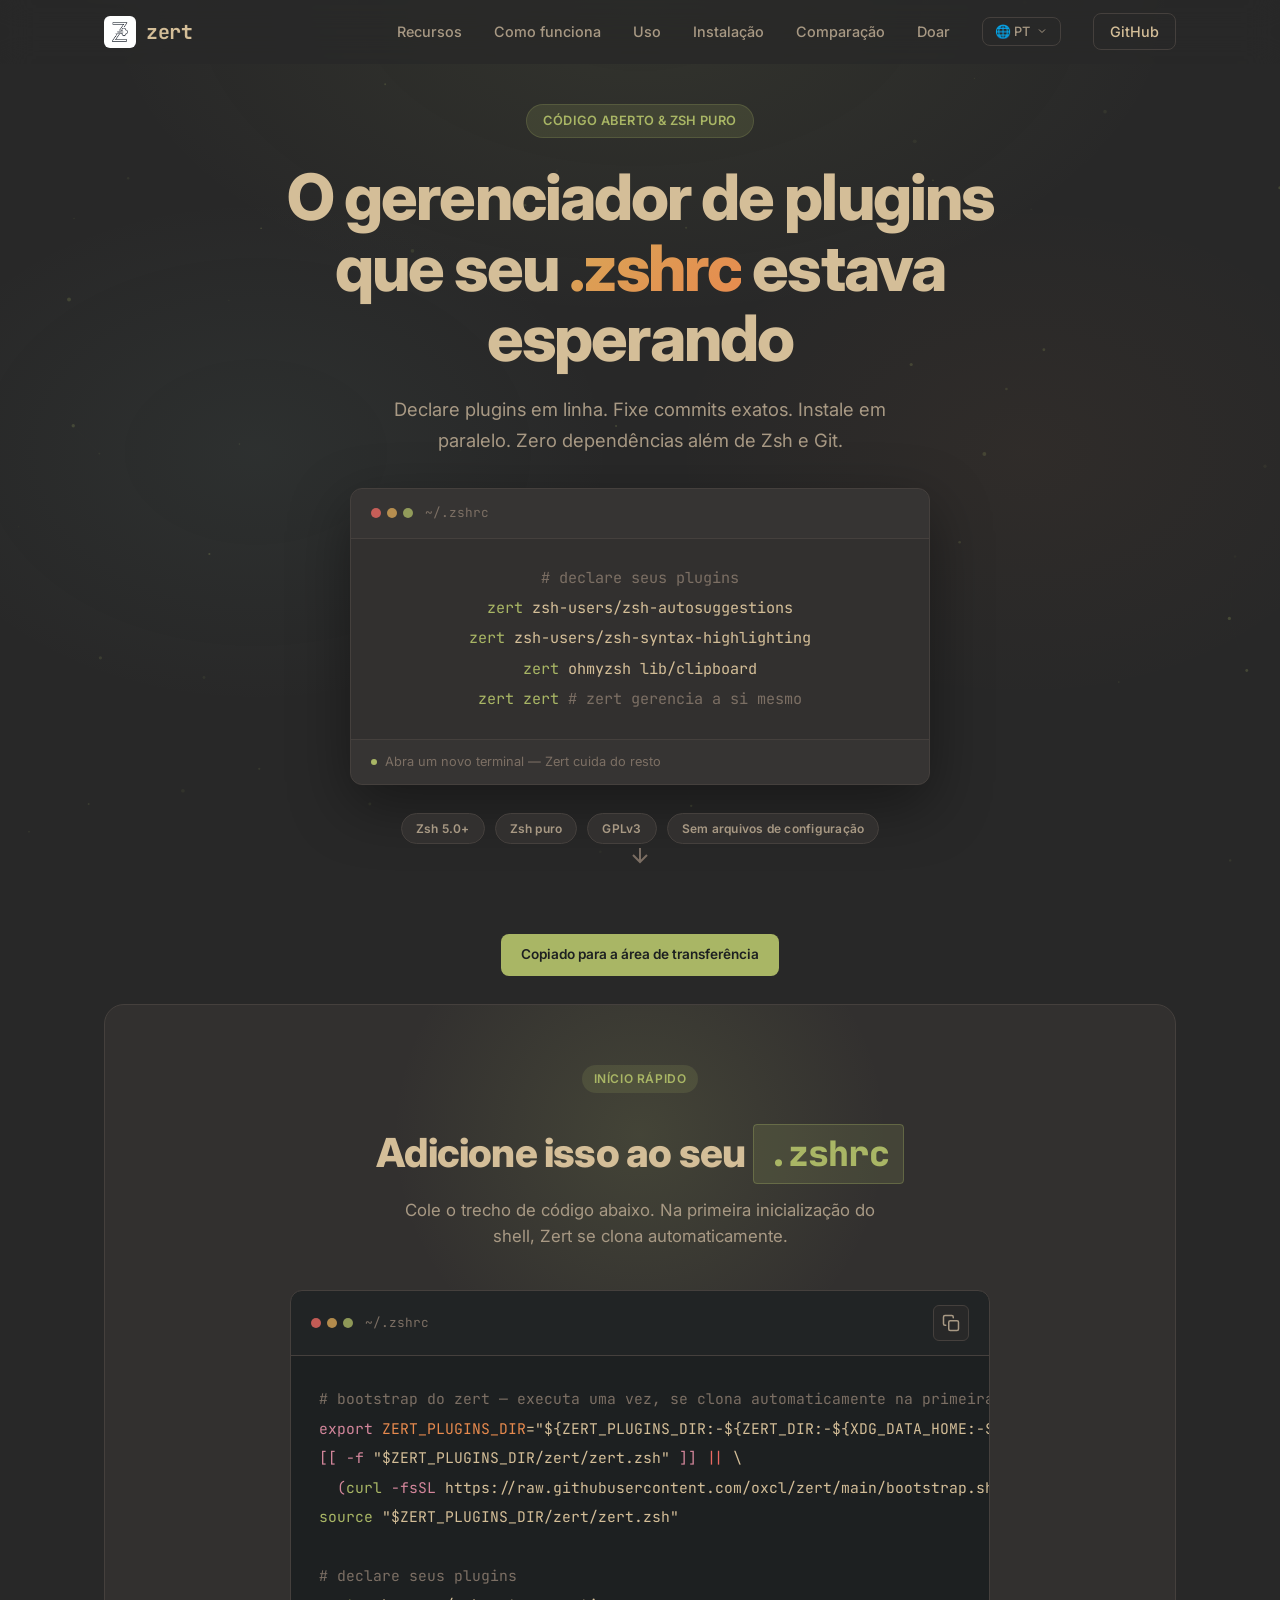
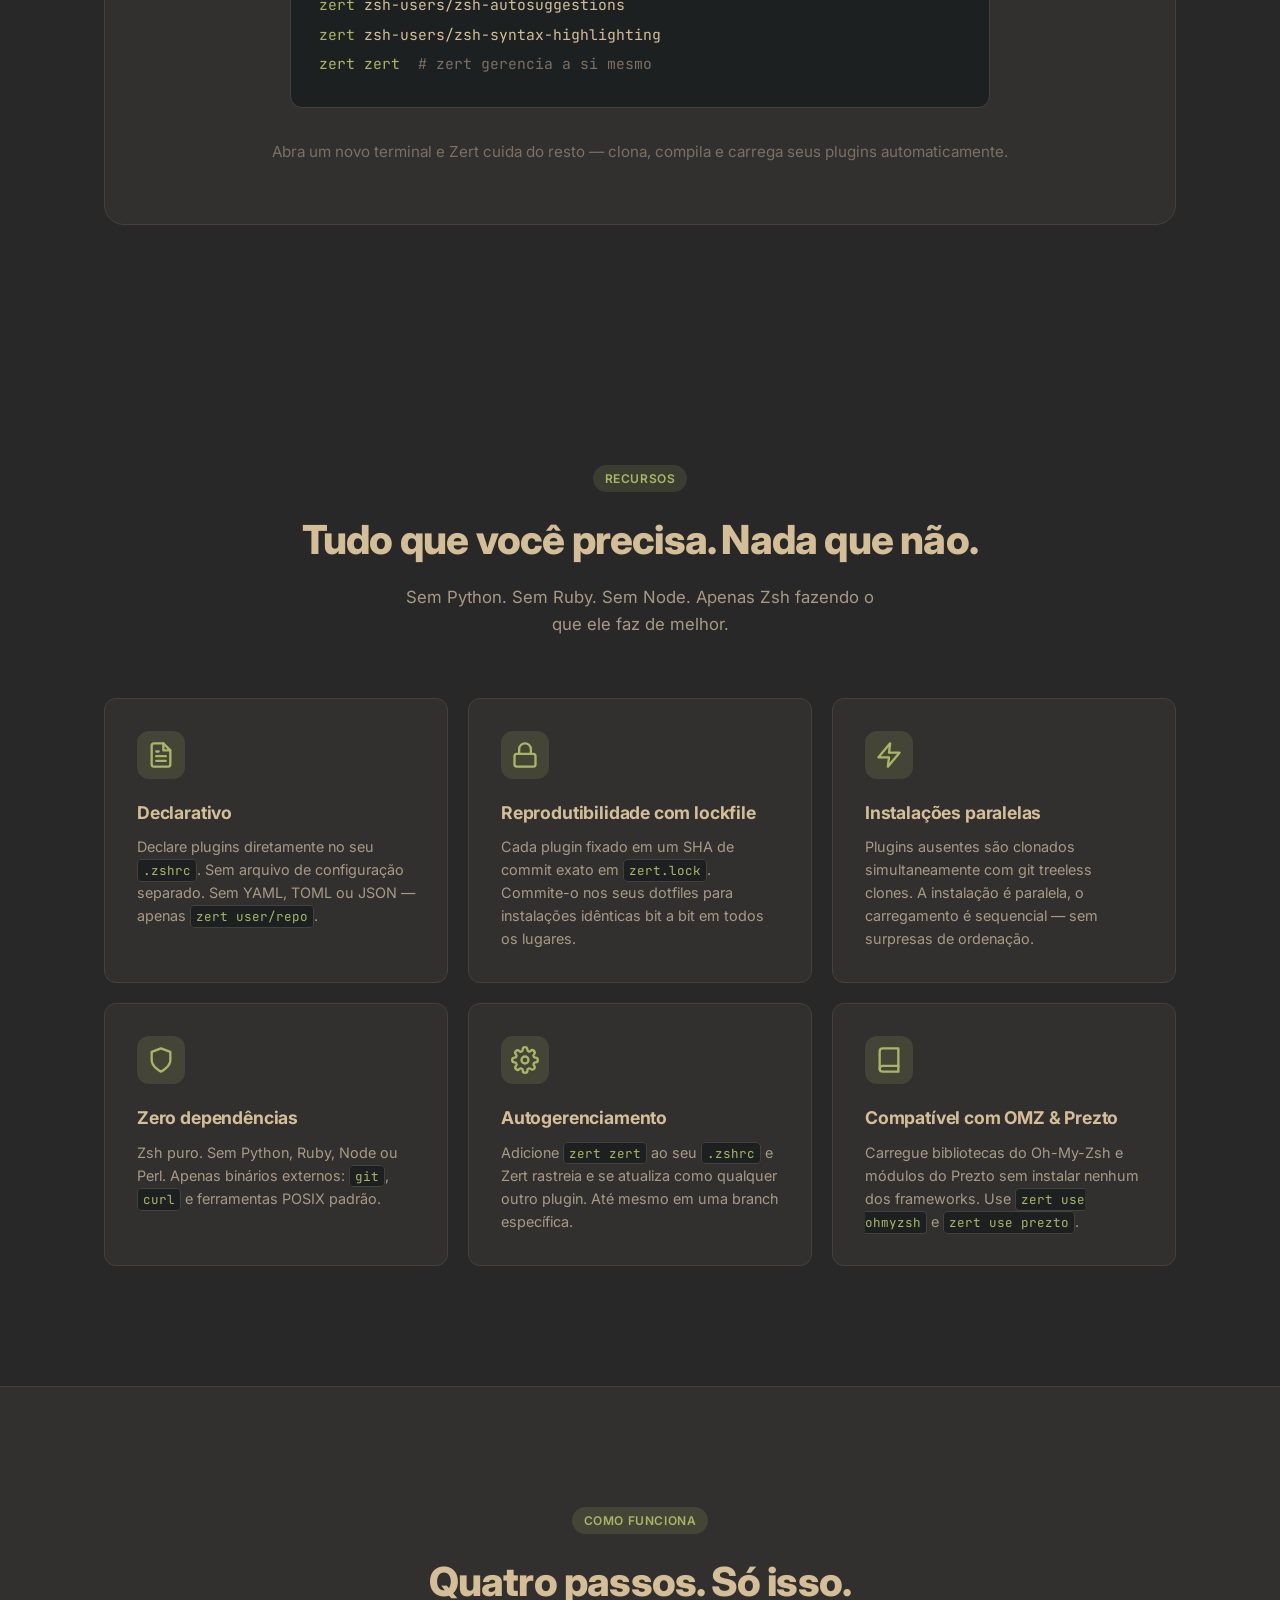
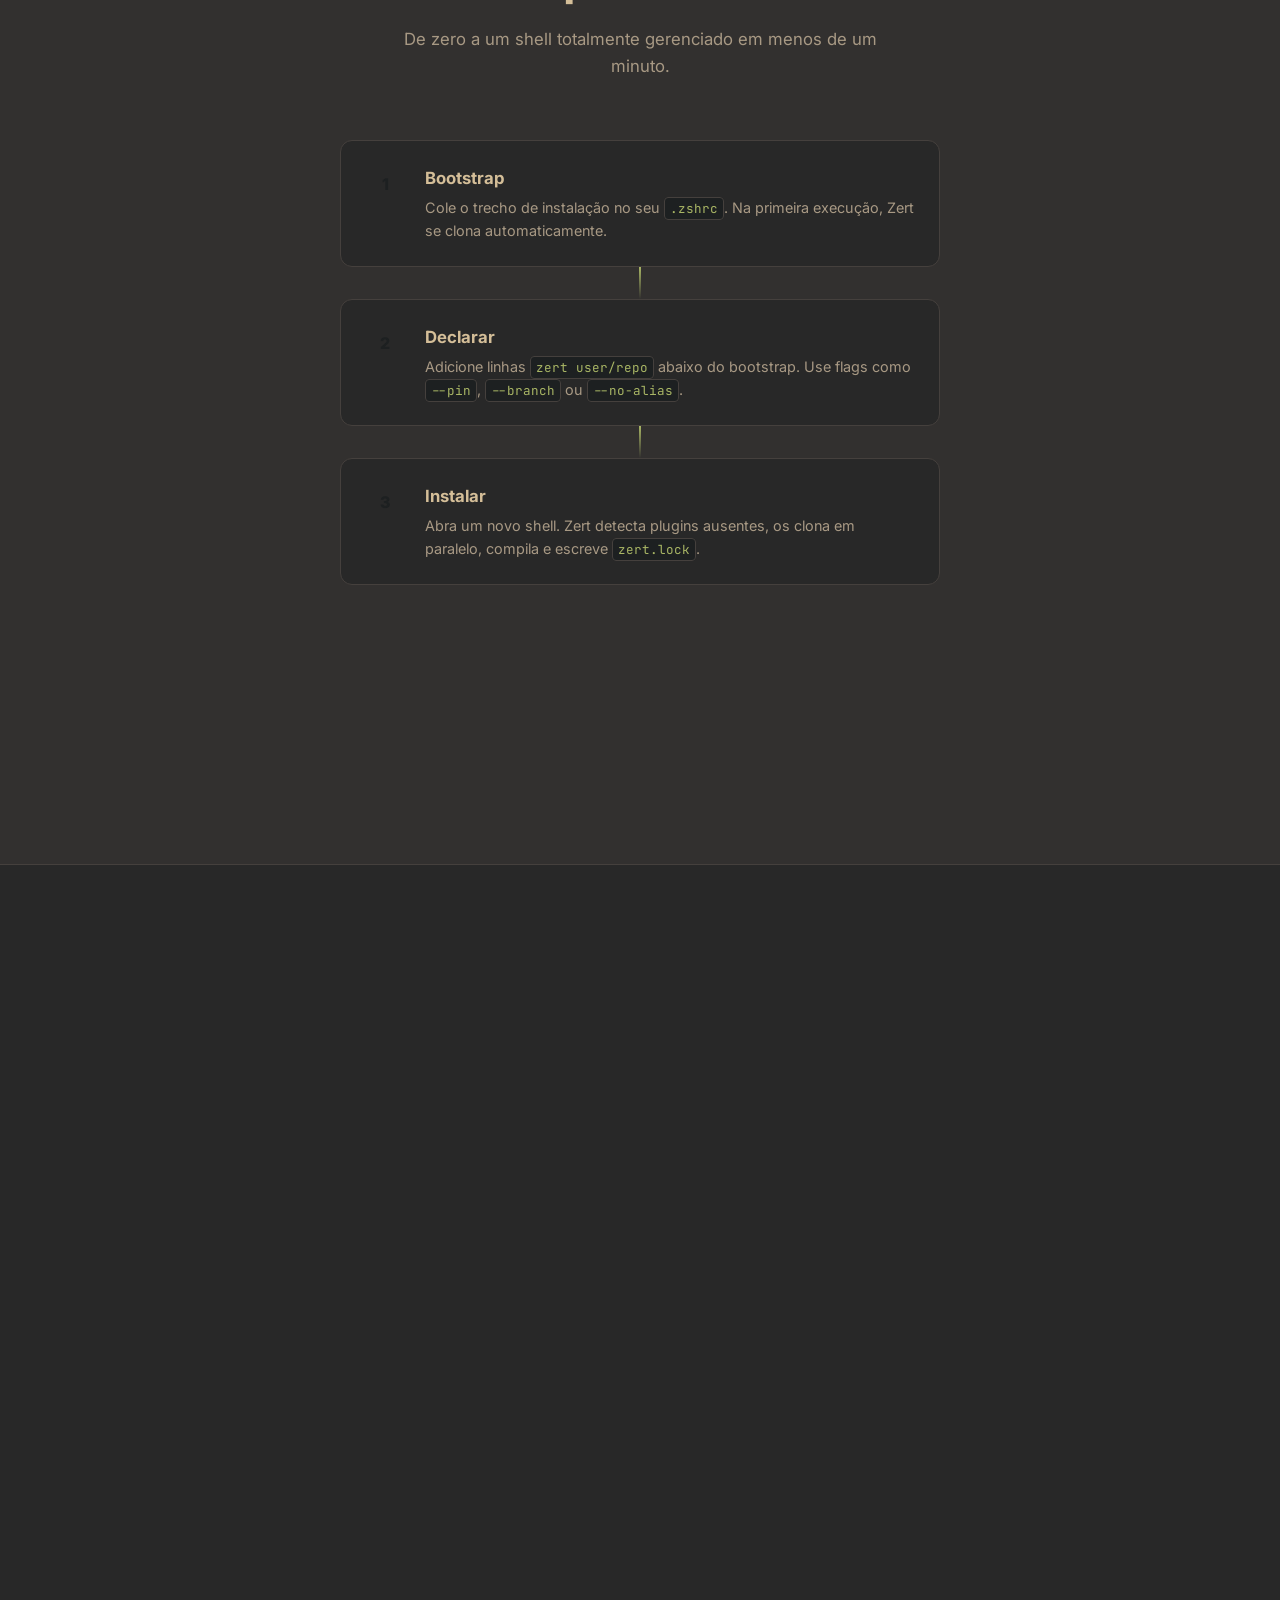
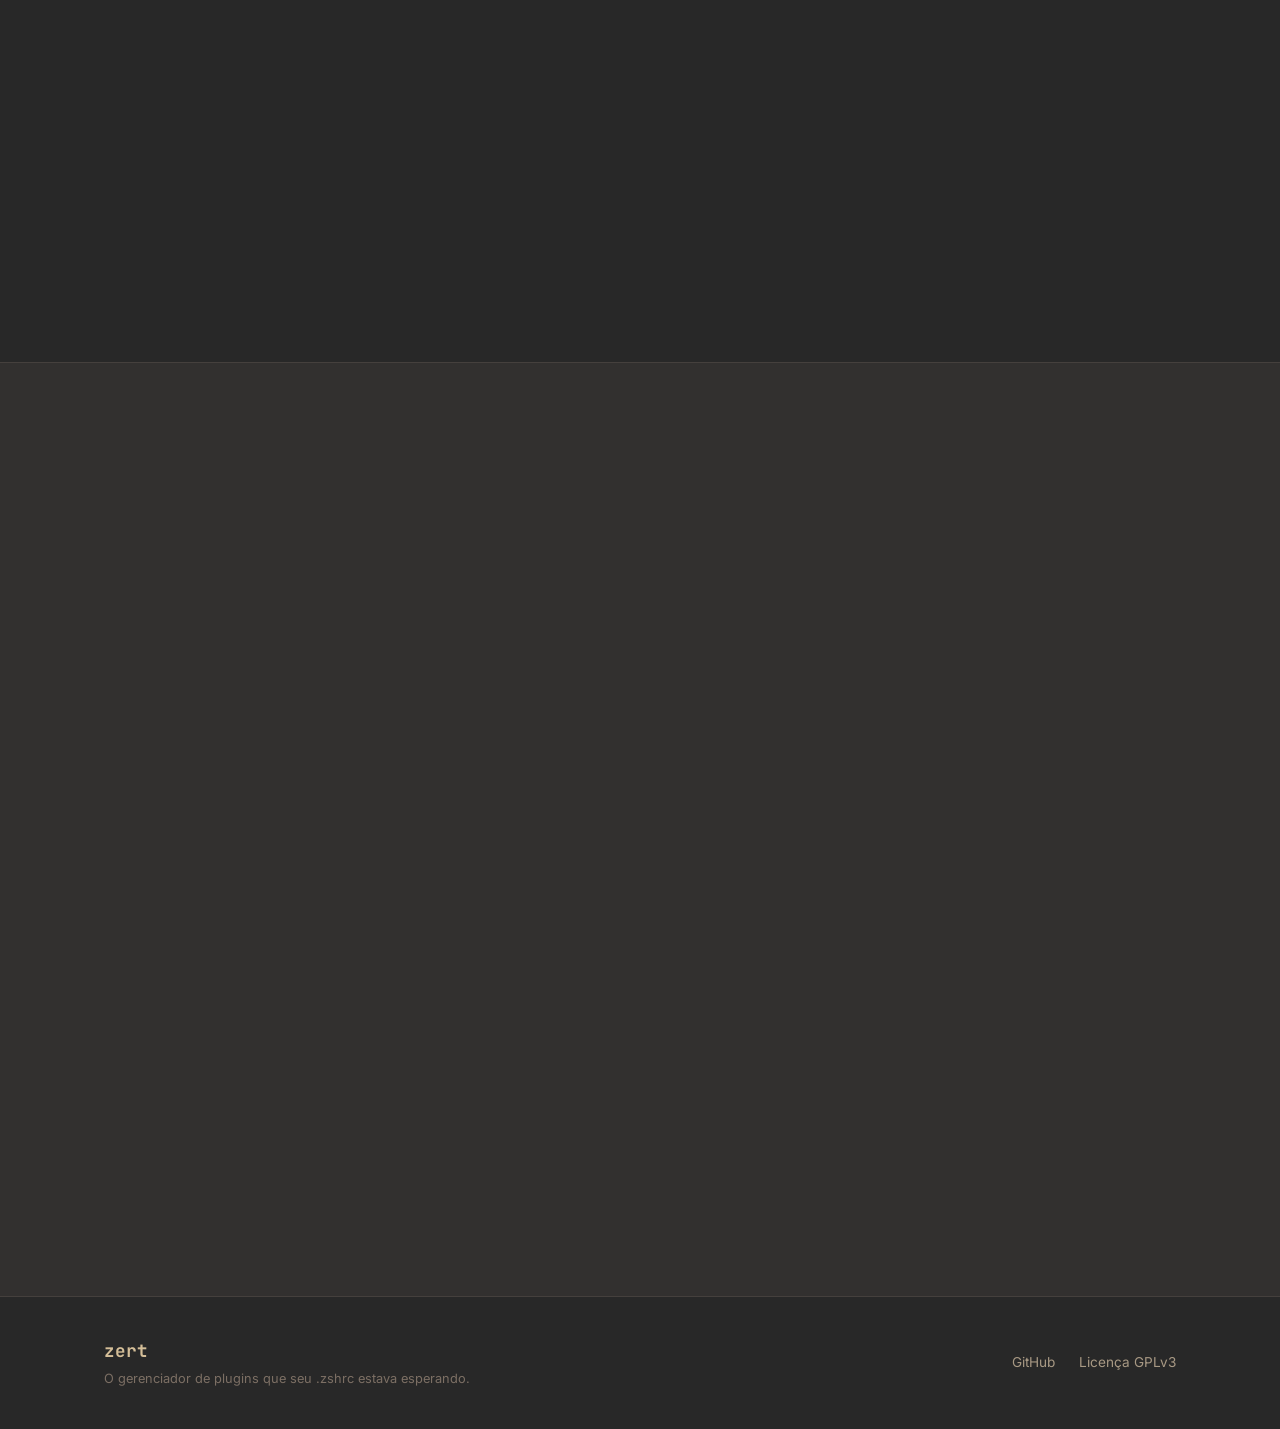
<file: docs/pt.html>
<!DOCTYPE html>
<html lang="pt-BR">
<head>
  <meta charset="UTF-8">
  <meta name="viewport" content="width=device-width, initial-scale=1.0">
  <title>Zert — O gerenciador de plugins que seu .zshrc estava esperando</title>
  <meta name="description" content="Zert é um gerenciador de plugins puro para Zsh com arquivos de bloqueio estilo npm, instalações paralelas e configuração declarativa inline.">
  <link rel="icon" href="data:image/svg+xml,<svg xmlns='http://www.w3.org/2000/svg' viewBox='0 0 100 100'><text y='.9em' font-size='90'>⚡</text></svg>">
  <meta name="theme-color" content="#282828">
  <link rel="preconnect" href="https://fonts.googleapis.com">
  <link rel="preconnect" href="https://fonts.gstatic.com" crossorigin>
  <link href="https://fonts.googleapis.com/css2?family=Inter:wght@400;500;600;700;800&family=JetBrains+Mono:wght@400;500&display=swap" rel="stylesheet">
  <link rel="stylesheet" href="style.css">
</head>
<body>
  <nav class="nav" id="nav">
    <div class="nav-inner">
      <a href="index.html" class="nav-logo">
        <img src="logo.png" alt="Zert" class="nav-logo-img">
        <span class="nav-logo-text">zert</span>
      </a>
      <button class="nav-toggle" id="navToggle" aria-label="Alternar menu">
        <span></span><span></span><span></span>
      </button>
      <ul class="nav-links" id="navLinks">
        <li><a href="#features">Recursos</a></li>
        <li><a href="#how-it-works">Como funciona</a></li>
        <li><a href="#usage">Uso</a></li>
        <li><a href="#install">Instalação</a></li>
        <li><a href="comparison.html">Comparação</a></li>
        <li><a href="#donate">Doar</a></li>
        <li>
          <div class="nav-lang" id="navLang">
            <button class="nav-lang-btn" id="navLangBtn" aria-label="Selecionar idioma">
              🌐 PT
              <svg width="12" height="12" viewBox="0 0 24 24" fill="none" stroke="currentColor" stroke-width="2"><path d="M6 9l6 6 6-6"/></svg>
            </button>
            <div class="nav-lang-dropdown" id="navLangDropdown">
              <a href="index.html" class="nav-lang-option">🇺🇸 English</a>
              <a href="zh.html" class="nav-lang-option">🇨🇳 中文</a>
              <a href="ru.html" class="nav-lang-option">🇷🇺 Русский</a>
              <a href="es.html" class="nav-lang-option">🇪🇸 Español</a>
              <a href="pt.html" class="nav-lang-option active">🇧🇷 Português</a>
            </div>
          </div>
        </li>
        <li><a href="https://github.com/oxcl/zert" target="_blank" rel="noopener" class="nav-github">GitHub</a></li>
      </ul>
    </div>
  </nav>

  <main>
    <section class="hero" id="hero">
      <div class="hero-bg">
        <div class="hero-gradient"></div>
        <canvas id="heroCanvas"></canvas>
      </div>
      <div class="hero-content">
        <div class="hero-badge animate-in">Código aberto &amp; Zsh puro</div>
        <h1 class="hero-title animate-in">
          O gerenciador de plugins que seu
          <span class="hero-highlight">.zshrc</span>
          estava esperando
        </h1>
        <p class="hero-subtitle animate-in">
          Declare plugins em linha. Fixe commits exatos. Instale em paralelo.
          Zero dependências além de Zsh e Git.
        </p>
        <div class="hero-demo animate-in">
          <div class="demo-card">
            <div class="demo-header">
              <div class="terminal-dots">
                <span></span><span></span><span></span>
              </div>
              <span class="demo-title">~/.zshrc</span>
            </div>
            <div class="demo-body">
              <div class="demo-line"><span class="demo-comment"># declare seus plugins</span></div>
              <div class="demo-line"><span class="demo-keyword">zert</span> zsh-users/zsh-autosuggestions</div>
              <div class="demo-line"><span class="demo-keyword">zert</span> zsh-users/zsh-syntax-highlighting</div>
              <div class="demo-line"><span class="demo-keyword">zert</span> ohmyzsh lib/clipboard</div>
              <div class="demo-line"><span class="demo-keyword">zert</span> <span class="demo-keyword">zert</span> <span class="demo-comment"># zert gerencia a si mesmo</span></div>
            </div>
            <div class="demo-footer">
              <span class="demo-status"></span>
              Abra um novo terminal — Zert cuida do resto
            </div>
          </div>
        </div>
        <div class="hero-badges animate-in">
          <span class="badge">Zsh 5.0+</span>
          <span class="badge">Zsh puro</span>
          <span class="badge">GPLv3</span>
          <span class="badge">Sem arquivos de configuração</span>
        </div>
      </div>
      <div class="hero-scroll-hint">
        <svg width="24" height="24" viewBox="0 0 24 24" fill="none" stroke="currentColor" stroke-width="2"><path d="M12 5v14M5 12l7 7 7-7"/></svg>
      </div>
    </section>

    <section class="bootstrap-section" id="install">
      <div class="container">
        <div class="bootstrap-card reveal">
          <div class="bootstrap-glow"></div>
          <div class="bootstrap-header">
            <span class="section-tag">Início rápido</span>
            <h2>Adicione isso ao seu <code>.zshrc</code></h2>
            <p>Cole o trecho de código abaixo. Na primeira inicialização do shell, Zert se clona automaticamente.</p>
          </div>
          <div class="bootstrap-code">
            <div class="bootstrap-code-header">
              <div class="terminal-dots">
                <span></span><span></span><span></span>
              </div>
              <span>~/.zshrc</span>
              <button class="copy-btn" data-copy='export ZERT_PLUGINS_DIR="${ZERT_PLUGINS_DIR:-${ZERT_DIR:-${XDG_DATA_HOME:-$HOME/.local/share}/zert}/plugins}"; \
[[ -f "$ZERT_PLUGINS_DIR/zert/zert.zsh" ]] || \
(curl -fsSL https://raw.githubusercontent.com/oxcl/zert/main/bootstrap.sh | zsh); \
source "$ZERT_PLUGINS_DIR/zert/zert.zsh"

# declare plugins
zert zsh-users/zsh-autosuggestions
zert zsh-users/zsh-syntax-highlighting' aria-label="Copiar código">
                <svg width="18" height="18" viewBox="0 0 24 24" fill="none" stroke="currentColor" stroke-width="2" stroke-linecap="round" stroke-linejoin="round"><rect x="9" y="9" width="13" height="13" rx="2"/><path d="M5 15H4a2 2 0 01-2-2V4a2 2 0 012-2h9a2 2 0 012 2v1"/></svg>
              </button>
            </div>
            <pre class="bootstrap-pre"><code><span class="code-comment"># bootstrap do zert — executa uma vez, se clona automaticamente na primeira inicialização</span>
<span class="code-kw">export</span> <span class="code-var">ZERT_PLUGINS_DIR</span>=<span class="code-string">"${ZERT_PLUGINS_DIR:-${ZERT_DIR:-${XDG_DATA_HOME:-$HOME/.local/share}/zert}/plugins}"</span>
<span class="code-kw">[[</span> <span class="code-flag">-f</span> <span class="code-string">"$ZERT_PLUGINS_DIR/zert/zert.zsh"</span> <span class="code-kw">]]</span> <span class="code-operator">||</span> \
  <span class="code-kw">(</span><span class="code-cmd">curl</span> <span class="code-flag">-fsSL</span> https://raw.githubusercontent.com/oxcl/zert/main/bootstrap.sh <span class="code-operator">|</span> <span class="code-cmd">zsh</span><span class="code-kw">)</span>
<span class="code-cmd">source</span> <span class="code-string">"$ZERT_PLUGINS_DIR/zert/zert.zsh"</span>

<span class="code-comment"># declare seus plugins</span>
<span class="code-cmd">zert</span> zsh-users/zsh-autosuggestions
<span class="code-cmd">zert</span> zsh-users/zsh-syntax-highlighting
<span class="code-cmd">zert</span> <span class="code-cmd">zert</span>  <span class="code-comment"># zert gerencia a si mesmo</span></code></pre>
          </div>
          <p class="bootstrap-note">Abra um novo terminal e Zert cuida do resto — clona, compila e carrega seus plugins automaticamente.</p>
        </div>
      </div>
    </section>

    <section class="features" id="features">
      <div class="container">
        <div class="section-header reveal">
          <span class="section-tag">Recursos</span>
          <h2>Tudo que você precisa. Nada que não.</h2>
          <p>Sem Python. Sem Ruby. Sem Node. Apenas Zsh fazendo o que ele faz de melhor.</p>
        </div>
        <div class="features-grid">
          <div class="feature-card reveal">
            <div class="feature-icon">
              <svg width="28" height="28" viewBox="0 0 24 24" fill="none" stroke="currentColor" stroke-width="2" stroke-linecap="round" stroke-linejoin="round"><path d="M14 2H6a2 2 0 00-2 2v16a2 2 0 002 2h12a2 2 0 002-2V8z"/><polyline points="14 2 14 8 20 8"/><line x1="16" y1="13" x2="8" y2="13"/><line x1="16" y1="17" x2="8" y2="17"/><polyline points="10 9 9 9 8 9"/></svg>
            </div>
            <h3>Declarativo</h3>
            <p>Declare plugins diretamente no seu <code>.zshrc</code>. Sem arquivo de configuração separado. Sem YAML, TOML ou JSON — apenas <code>zert user/repo</code>.</p>
          </div>
          <div class="feature-card reveal">
            <div class="feature-icon">
              <svg width="28" height="28" viewBox="0 0 24 24" fill="none" stroke="currentColor" stroke-width="2" stroke-linecap="round" stroke-linejoin="round"><rect x="3" y="11" width="18" height="11" rx="2" ry="2"/><path d="M7 11V7a5 5 0 0110 0v4"/></svg>
            </div>
            <h3>Reprodutibilidade com lockfile</h3>
            <p>Cada plugin fixado em um SHA de commit exato em <code>zert.lock</code>. Commite-o nos seus dotfiles para instalações idênticas bit a bit em todos os lugares.</p>
          </div>
          <div class="feature-card reveal">
            <div class="feature-icon">
              <svg width="28" height="28" viewBox="0 0 24 24" fill="none" stroke="currentColor" stroke-width="2" stroke-linecap="round" stroke-linejoin="round"><polygon points="13 2 3 14 12 14 11 22 21 10 12 10 13 2"/></svg>
            </div>
            <h3>Instalações paralelas</h3>
            <p>Plugins ausentes são clonados simultaneamente com git treeless clones. A instalação é paralela, o carregamento é sequencial — sem surpresas de ordenação.</p>
          </div>
          <div class="feature-card reveal">
            <div class="feature-icon">
              <svg width="28" height="28" viewBox="0 0 24 24" fill="none" stroke="currentColor" stroke-width="2" stroke-linecap="round" stroke-linejoin="round"><path d="M12 22s8-4 8-10V5l-8-3-8 3v7c0 6 8 10 8 10z"/></svg>
            </div>
            <h3>Zero dependências</h3>
            <p>Zsh puro. Sem Python, Ruby, Node ou Perl. Apenas binários externos: <code>git</code>, <code>curl</code> e ferramentas POSIX padrão.</p>
          </div>
          <div class="feature-card reveal">
            <div class="feature-icon">
              <svg width="28" height="28" viewBox="0 0 24 24" fill="none" stroke="currentColor" stroke-width="2" stroke-linecap="round" stroke-linejoin="round"><circle cx="12" cy="12" r="3"/><path d="M19.4 15a1.65 1.65 0 00.33 1.82l.06.06a2 2 0 010 2.83 2 2 0 01-2.83 0l-.06-.06a1.65 1.65 0 00-1.82-.33 1.65 1.65 0 00-1 1.51V21a2 2 0 01-4 0v-.09A1.65 1.65 0 009 19.4a1.65 1.65 0 00-1.82.33l-.06.06a2 2 0 01-2.83-2.83l.06-.06A1.65 1.65 0 004.68 15a1.65 1.65 0 00-1.51-1H3a2 2 0 010-4h.09A1.65 1.65 0 004.6 9a1.65 1.65 0 00-.33-1.82l-.06-.06a2 2 0 012.83-2.83l.06.06A1.65 1.65 0 009 4.68a1.65 1.65 0 001-1.51V3a2 2 0 014 0v.09a1.65 1.65 0 001 1.51 1.65 1.65 0 001.82-.33l.06-.06a2 2 0 012.83 2.83l-.06.06A1.65 1.65 0 0019.4 9a1.65 1.65 0 001.51 1H21a2 2 0 010 4h-.09a1.65 1.65 0 00-1.51 1z"/></svg>
            </div>
            <h3>Autogerenciamento</h3>
            <p>Adicione <code>zert zert</code> ao seu <code>.zshrc</code> e Zert rastreia e se atualiza como qualquer outro plugin. Até mesmo em uma branch específica.</p>
          </div>
          <div class="feature-card reveal">
            <div class="feature-icon">
              <svg width="28" height="28" viewBox="0 0 24 24" fill="none" stroke="currentColor" stroke-width="2" stroke-linecap="round" stroke-linejoin="round"><path d="M4 19.5A2.5 2.5 0 016.5 17H20"/><path d="M6.5 2H20v20H6.5A2.5 2.5 0 014 19.5v-15A2.5 2.5 0 016.5 2z"/></svg>
            </div>
            <h3>Compatível com OMZ &amp; Prezto</h3>
            <p>Carregue bibliotecas do Oh-My-Zsh e módulos do Prezto sem instalar nenhum dos frameworks. Use <code>zert use ohmyzsh</code> e <code>zert use prezto</code>.</p>
          </div>
        </div>
      </div>
    </section>

    <section class="how-it-works" id="how-it-works">
      <div class="container">
        <div class="section-header reveal">
          <span class="section-tag">Como funciona</span>
          <h2>Quatro passos. Só isso.</h2>
          <p>De zero a um shell totalmente gerenciado em menos de um minuto.</p>
        </div>
        <div class="steps">
          <div class="step reveal">
            <div class="step-number">1</div>
            <div class="step-content">
              <h3>Bootstrap</h3>
              <p>Cole o trecho de instalação no seu <code>.zshrc</code>. Na primeira execução, Zert se clona automaticamente.</p>
            </div>
          </div>
          <div class="step-connector reveal"></div>
          <div class="step reveal">
            <div class="step-number">2</div>
            <div class="step-content">
              <h3>Declarar</h3>
              <p>Adicione linhas <code>zert user/repo</code> abaixo do bootstrap. Use flags como <code>--pin</code>, <code>--branch</code> ou <code>--no-alias</code>.</p>
            </div>
          </div>
          <div class="step-connector reveal"></div>
          <div class="step reveal">
            <div class="step-number">3</div>
            <div class="step-content">
              <h3>Instalar</h3>
              <p>Abra um novo shell. Zert detecta plugins ausentes, os clona em paralelo, compila e escreve <code>zert.lock</code>.</p>
            </div>
          </div>
          <div class="step-connector reveal"></div>
          <div class="step reveal">
            <div class="step-number">4</div>
            <div class="step-content">
              <h3>Carregar</h3>
              <p>Os plugins são carregados sequencialmente na ordem de declaração. Seu shell está pronto. Commite <code>zert.lock</code> para reprodutibilidade.</p>
            </div>
          </div>
        </div>
      </div>
    </section>

    <section class="usage" id="usage">
      <div class="container">
        <div class="section-header reveal">
          <span class="section-tag">Uso</span>
          <h2>Sintaxe simples. Recursos poderosos.</h2>
          <p>Tudo é configurado em linha no seu <code>.zshrc</code>.</p>
        </div>
        <div class="usage-tabs reveal">
          <div class="tab-buttons">
            <button class="tab-btn active" data-tab="declare">Declarar</button>
            <button class="tab-btn" data-tab="flags">Flags</button>
            <button class="tab-btn" data-tab="commands">Comandos</button>
            <button class="tab-btn" data-tab="lockfile">Lockfile</button>
          </div>
          <div class="tab-panels">
            <div class="tab-panel active" id="tab-declare">
              <div class="code-block">
                <div class="code-header">
                  <span>~/.zshrc</span>
                  <button class="copy-btn" data-copy="zert zert                           # zert manages itself
zert use ohmyzsh                     # enable Oh-My-Zsh compatibility
zert ohmyzsh lib/clipboard           # OMZ library
zert use prezto                      # enable Prezto compatibility
zert prezto modules/utility          # Prezto module
zert zsh-users/zsh-autosuggestions   # GitHub shorthand
zert https://github.com/user/repo    # full URL
zert user/repo --branch dev          # track a branch
zert /home/me/my-plugin              # local plugin" aria-label="Copiar código">
                    <svg width="16" height="16" viewBox="0 0 24 24" fill="none" stroke="currentColor" stroke-width="2" stroke-linecap="round" stroke-linejoin="round"><rect x="9" y="9" width="13" height="13" rx="2"/><path d="M5 15H4a2 2 0 01-2-2V4a2 2 0 012-2h9a2 2 0 012 2v1"/></svg>
                  </button>
                </div>
                <pre><code><span class="code-comment"># Autogerenciamento</span>
<span class="code-cmd">zert</span> zert  <span class="code-comment"># zert gerencia a si mesmo</span>

<span class="code-comment"># Compatibilidade com Oh-My-Zsh / Prezto</span>
<span class="code-cmd">zert</span> use ohmyzsh
<span class="code-cmd">zert</span> ohmyzsh lib/clipboard
<span class="code-cmd">zert</span> use prezto
<span class="code-cmd">zert</span> prezto modules/utility

<span class="code-comment"># Abreviação do GitHub</span>
<span class="code-cmd">zert</span> zsh-users/zsh-autosuggestions

<span class="code-comment"># URL completa</span>
<span class="code-cmd">zert</span> https://github.com/user/repo

<span class="code-comment"># Rastrear uma branch</span>
<span class="code-cmd">zert</span> user/repo <span class="code-flag">--branch</span> dev

<span class="code-comment"># Plugin local</span>
<span class="code-cmd">zert</span> /home/me/my-plugin</code></pre>
              </div>
            </div>
            <div class="tab-panel" id="tab-flags">
              <div class="code-block">
                <div class="code-header">
                  <span>Flags de plugins</span>
                  <button class="copy-btn" data-copy="zert user/plugin --pin abc123        # pin to commit
zert user/plugin --branch dev         # track branch
zert user/plugin --no-alias           # skip aliases
zert user/plugin --no-completion      # skip completions
zert user/plugin --only-completion    # completions only" aria-label="Copiar código">
                    <svg width="16" height="16" viewBox="0 0 24 24" fill="none" stroke="currentColor" stroke-width="2" stroke-linecap="round" stroke-linejoin="round"><rect x="9" y="9" width="13" height="13" rx="2"/><path d="M5 15H4a2 2 0 01-2-2V4a2 2 0 012-2h9a2 2 0 012 2v1"/></svg>
                  </button>
                </div>
                <pre><code><span class="code-comment"># Fixar em um commit específico</span>
<span class="code-cmd">zert</span> user/plugin <span class="code-flag">--pin</span> abc123def

<span class="code-comment"># Rastrear uma branch em vez da padrão</span>
<span class="code-cmd">zert</span> user/plugin <span class="code-flag">--branch</span> dev

<span class="code-comment"># Pular carregamento de aliases</span>
<span class="code-cmd">zert</span> user/plugin <span class="code-flag">--no-alias</span>

<span class="code-comment"># Pular carregamento de completions</span>
<span class="code-cmd">zert</span> user/plugin <span class="code-flag">--no-completion</span>

<span class="code-comment"># Carregar apenas completions</span>
<span class="code-cmd">zert</span> user/plugin <span class="code-flag">--only-completion</span></code></pre>
              </div>
            </div>
            <div class="tab-panel" id="tab-commands">
              <div class="code-block">
                <div class="code-header">
                  <span>Subcomandos</span>
                  <button class="copy-btn" data-copy="zert list      # show installed plugins
zert update    # update all plugins
zert prune     # remove unused plugins" aria-label="Copiar código">
                    <svg width="16" height="16" viewBox="0 0 24 24" fill="none" stroke="currentColor" stroke-width="2" stroke-linecap="round" stroke-linejoin="round"><rect x="9" y="9" width="13" height="13" rx="2"/><path d="M5 15H4a2 2 0 01-2-2V4a2 2 0 012-2h9a2 2 0 012 2v1"/></svg>
                  </button>
                </div>
                <pre><code><span class="code-cmd">zert</span> list     <span class="code-comment"># mostrar plugins instalados</span>
<span class="code-cmd">zert</span> update   <span class="code-comment"># atualizar todos os plugins</span>
<span class="code-cmd">zert</span> prune    <span class="code-comment"># remover plugins não utilizados</span></code></pre>
              </div>
            </div>
            <div class="tab-panel" id="tab-lockfile">
              <div class="code-block">
                <div class="code-header">
                  <span>zert.lock</span>
                  <button class="copy-btn" data-copy="# AUTO-GENERATED FILE. DO NOT EDIT MANUALLY.
# Commit this file to version control for reproducible installs.
version::1
zert::git::https://github.com/oxcl/zert::a1b2c3d4e5f6::
zsh-autosuggestions::git::https://github.com/zsh-users/zsh-autosuggestions::f7g8h9i0j1k2::
clipboard::ohmyzsh::https://github.com/ohmyzsh/ohmyzsh::l3m4n5o6p7q8::
my-plugin::local::::r9s0t1u2v3w4::" aria-label="Copiar código">
                    <svg width="16" height="16" viewBox="0 0 24 24" fill="none" stroke="currentColor" stroke-width="2" stroke-linecap="round" stroke-linejoin="round"><rect x="9" y="9" width="13" height="13" rx="2"/><path d="M5 15H4a2 2 0 01-2-2V4a2 2 0 012-2h9a2 2 0 012 2v1"/></svg>
                  </button>
                </div>
                <pre><code><span class="code-comment"># ARQUIVO GERADO AUTOMATICAMENTE. NÃO EDITE MANUALMENTE.</span>
<span class="code-comment"># Commite este arquivo no controle de versão para instalações reprodutíveis.</span>
version::1
zert::git::https://github.com/oxcl/zert::<span class="code-sha">a1b2c3d</span>::
zsh-autosuggestions::git::https://github.com/zsh-users/zsh-autosuggestions::<span class="code-sha">f7g8h9i</span>::
clipboard::ohmyzsh::https://github.com/ohmyzsh/ohmyzsh::<span class="code-sha">l3m4n5o</span>::
my-plugin::local::::<span class="code-sha">r9s0t1u</span>::</code></pre>
              </div>
            </div>
          </div>
        </div>
      </div>
    </section>

    <section class="donate-section" id="donate" aria-label="Support Zert development">
      <div class="container">
        <div class="donate-card reveal">
          <span class="section-tag">Support</span>
          <h2>Support Zert</h2>
          <p class="donate-sub">Zert is free and open source. If you find it useful, consider supporting development with a donation.</p>
          <div class="donate-content">
            <div class="donate-selector">
              <button class="token-item active" data-token="btc" data-address="bc1qhngkx9670q2vc4w494yfys3cpx2ykne90tanl7" data-qr="images/qr/btc.png" type="button">
                <span class="token-label">
                  <img src="images/crypto/btc.svg" alt="" width="24" height="24" class="token-icon" loading="lazy" />
                  Bitcoin
                </span>
              </button>
              <button class="token-item" data-token="eth" data-address="0x808cC6a9A9b51fD0f422A1C3c07582bDDeAD0e71" data-qr="images/qr/eth.png" type="button">
                <span class="token-label">
                  <img src="images/crypto/eth.svg" alt="" width="24" height="24" class="token-icon" loading="lazy" />
                  Ethereum
                </span>
              </button>
              <div class="token-item has-networks" data-token="usdt">
                <button class="token-header" type="button">
                  <span class="token-label">
                    <img src="images/crypto/usdt.svg" alt="" width="24" height="24" class="token-icon" loading="lazy" />
                    USDT
                  </span>
                </button>
                <div class="token-body">
                  <button class="network-btn active" data-address="0x808cC6a9A9b51fD0f422A1C3c07582bDDeAD0e71" data-qr="images/qr/eth.png" type="button">ERC20</button>
                  <button class="network-btn" data-address="TGT3bS4cns49wqMSCatCDHbwqYyCZReW53" data-qr="images/qr/tron.png" type="button">TRX</button>
                  <button class="network-btn" data-address="9vrqETM8ByBbRB9foWyFfzrcmRmYQXjmsdKjz87jVoqg" data-qr="images/qr/sol.png" type="button">SOL</button>
                </div>
              </div>
              <div class="token-item has-networks" data-token="usdc">
                <button class="token-header" type="button">
                  <span class="token-label">
                    <img src="images/crypto/usdc.svg" alt="" width="24" height="24" class="token-icon" loading="lazy" />
                    USDC
                  </span>
                </button>
                <div class="token-body">
                  <button class="network-btn active" data-address="0x808cC6a9A9b51fD0f422A1C3c07582bDDeAD0e71" data-qr="images/qr/eth.png" type="button">ERC20</button>
                  <button class="network-btn" data-address="TGT3bS4cns49wqMSCatCDHbwqYyCZReW53" data-qr="images/qr/tron.png" type="button">TRX</button>
                  <button class="network-btn" data-address="9vrqETM8ByBbRB9foWyFfzrcmRmYQXjmsdKjz87jVoqg" data-qr="images/qr/sol.png" type="button">SOL</button>
                </div>
              </div>
              <button class="token-item" data-token="bnb" data-address="0x808cC6a9A9b51fD0f422A1C3c07582bDDeAD0e71" data-qr="images/qr/eth.png" type="button">
                <span class="token-label">
                  <img src="images/crypto/bnb.svg" alt="" width="24" height="24" class="token-icon" loading="lazy" />
                  BNB
                </span>
              </button>
              <button class="token-item" data-token="trx" data-address="TGT3bS4cns49wqMSCatCDHbwqYyCZReW53" data-qr="images/qr/tron.png" type="button">
                <span class="token-label">
                  <img src="images/crypto/trx.svg" alt="" width="24" height="24" class="token-icon" loading="lazy" />
                  TRON
                </span>
              </button>
              <button class="token-item" data-token="xmr" data-address="89tM6QHrNfXZEaZugfhuhYiiPdssTR8wv5CasP9ZRj9TWRKhooW32xA4zFr9tVQTo7AqbTe4BTCKW546cb4pj8YnAS39G4Q" data-qr="images/qr/xmr.png" type="button">
                <span class="token-label">
                  <img src="images/crypto/xmr.svg" alt="" width="24" height="24" class="token-icon" loading="lazy" />
                  Monero
                </span>
              </button>
              <button class="token-item" data-token="ton" data-address="UQDiyvAj3toOs1ezT7Yp3TpwtJIWeUi0tD7Mz_yKeoiuwmZD" data-qr="images/qr/ton.png" type="button">
                <span class="token-label">
                  <img src="images/crypto/ton.svg" alt="" width="24" height="24" class="token-icon" loading="lazy" />
                  TON
                </span>
              </button>
            </div>
            <div class="donate-display">
              <div class="donate-qr-wrap">
                <img id="donate-qr" src="images/qr/btc.png" alt="QR Code for BTC address" width="260" height="260" class="qr-image" />
                <p class="qr-label">Scan to donate</p>
              </div>
              <div class="donate-address-row">
                <code id="donate-address" class="address-text">bc1qhngkx9670q2vc4w494yfys3cpx2ykne90tanl7</code>
                <button class="copy-btn" id="donate-copy-btn" type="button" data-copy-label="Copy" data-copied-label="Copied">Copy</button>
              </div>
            </div>
          </div>
        </div>
      </div>
    </section>
  </main>

  <footer class="footer">
    <div class="container">
      <div class="footer-inner">
        <div class="footer-left">
          <span class="footer-logo">zert</span>
          <p>O gerenciador de plugins que seu .zshrc estava esperando.</p>
        </div>
        <div class="footer-right">
          <a href="https://github.com/oxcl/zert" target="_blank" rel="noopener">GitHub</a>
          <a href="https://github.com/oxcl/zert/blob/main/LICENSE" target="_blank" rel="noopener">Licença GPLv3</a>
        </div>
      </div>
    </div>
  </footer>

  <div class="toast" id="toast">Copiado para a área de transferência</div>
  <script src="script.js"></script>
</body>
</html>
</file>
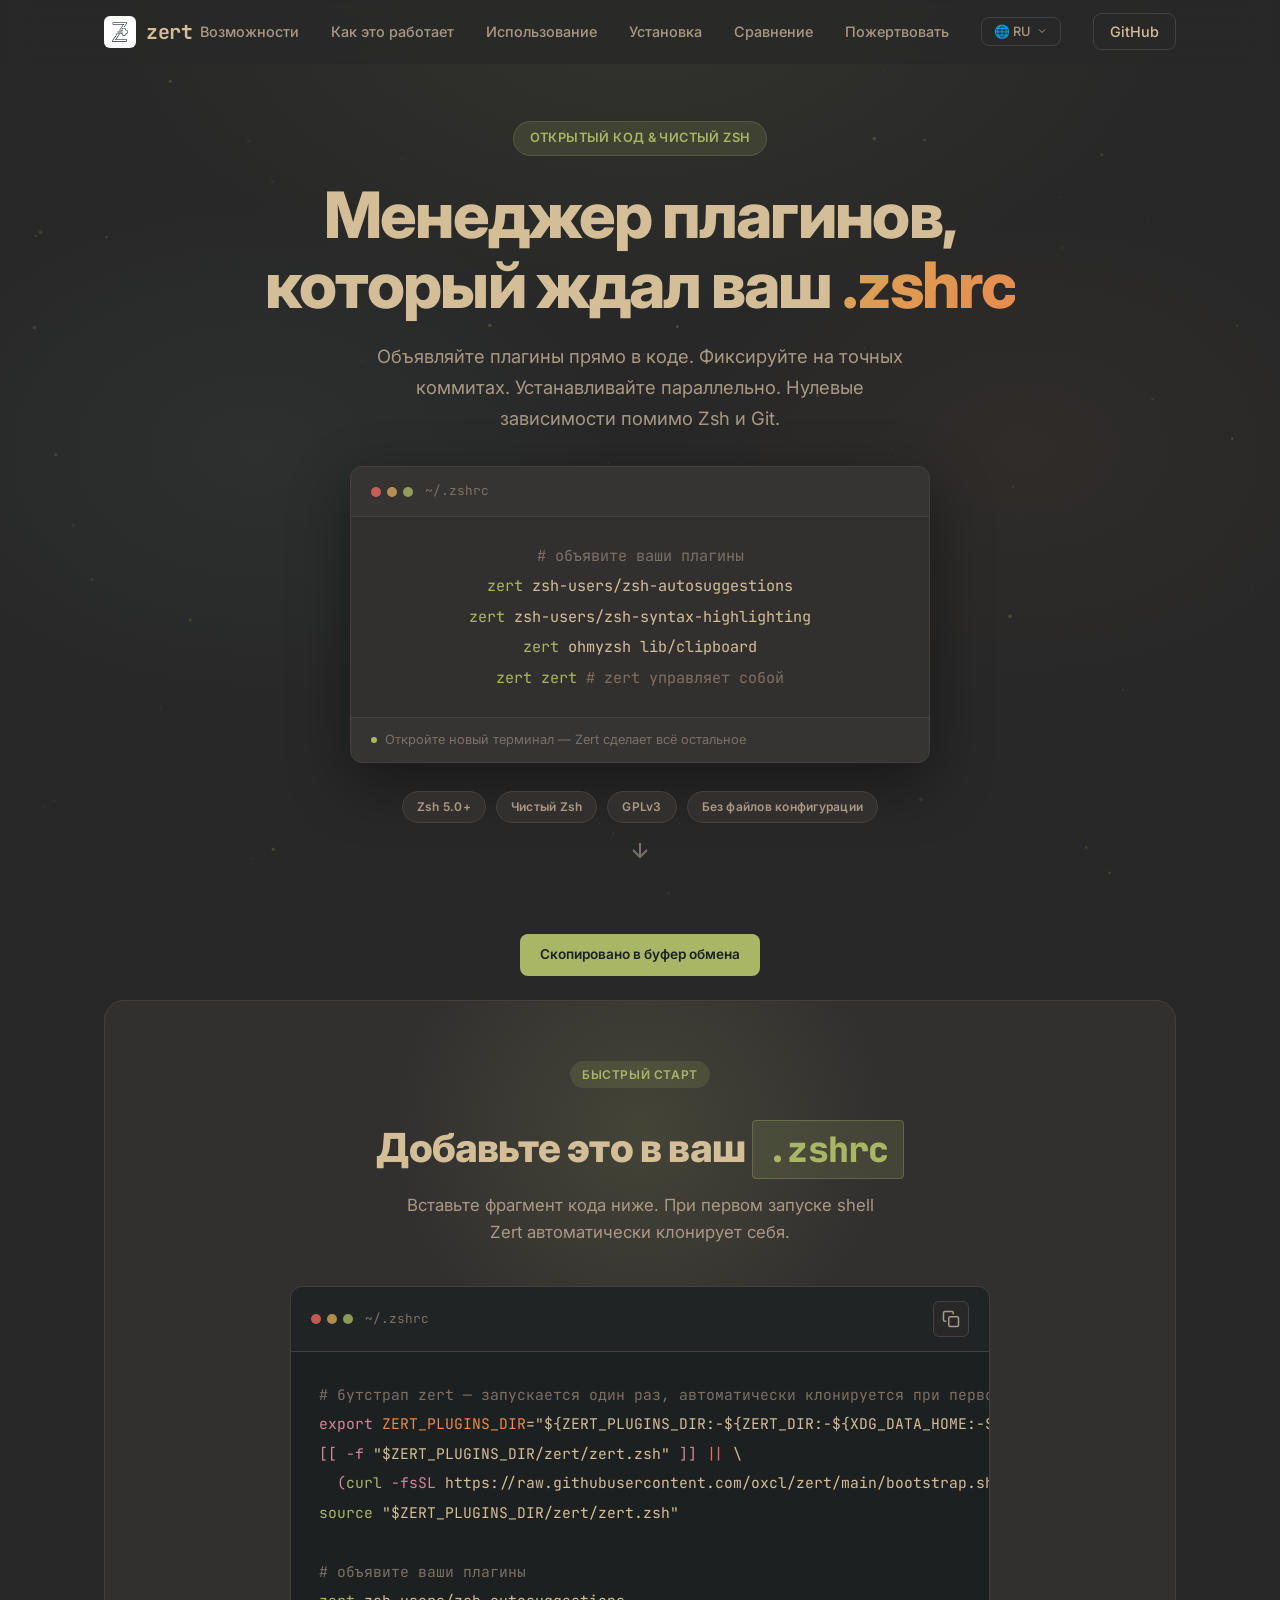
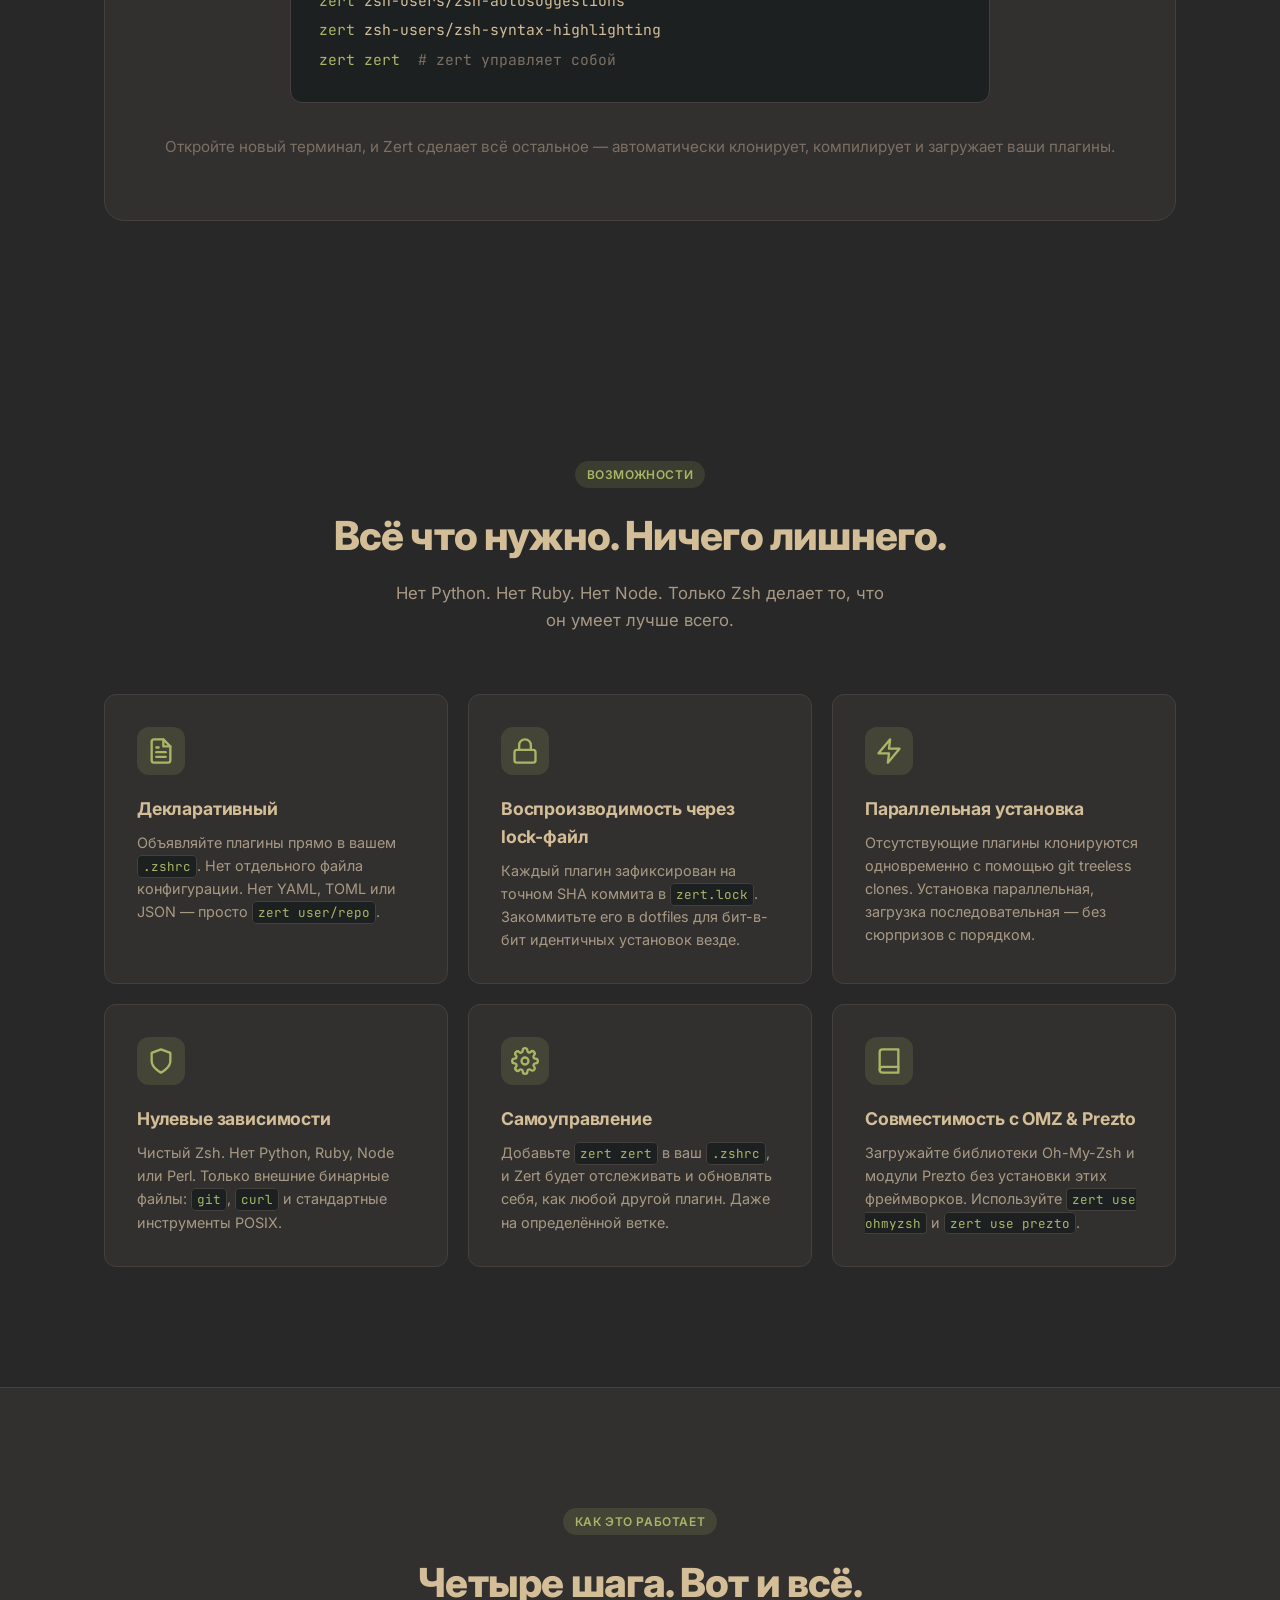
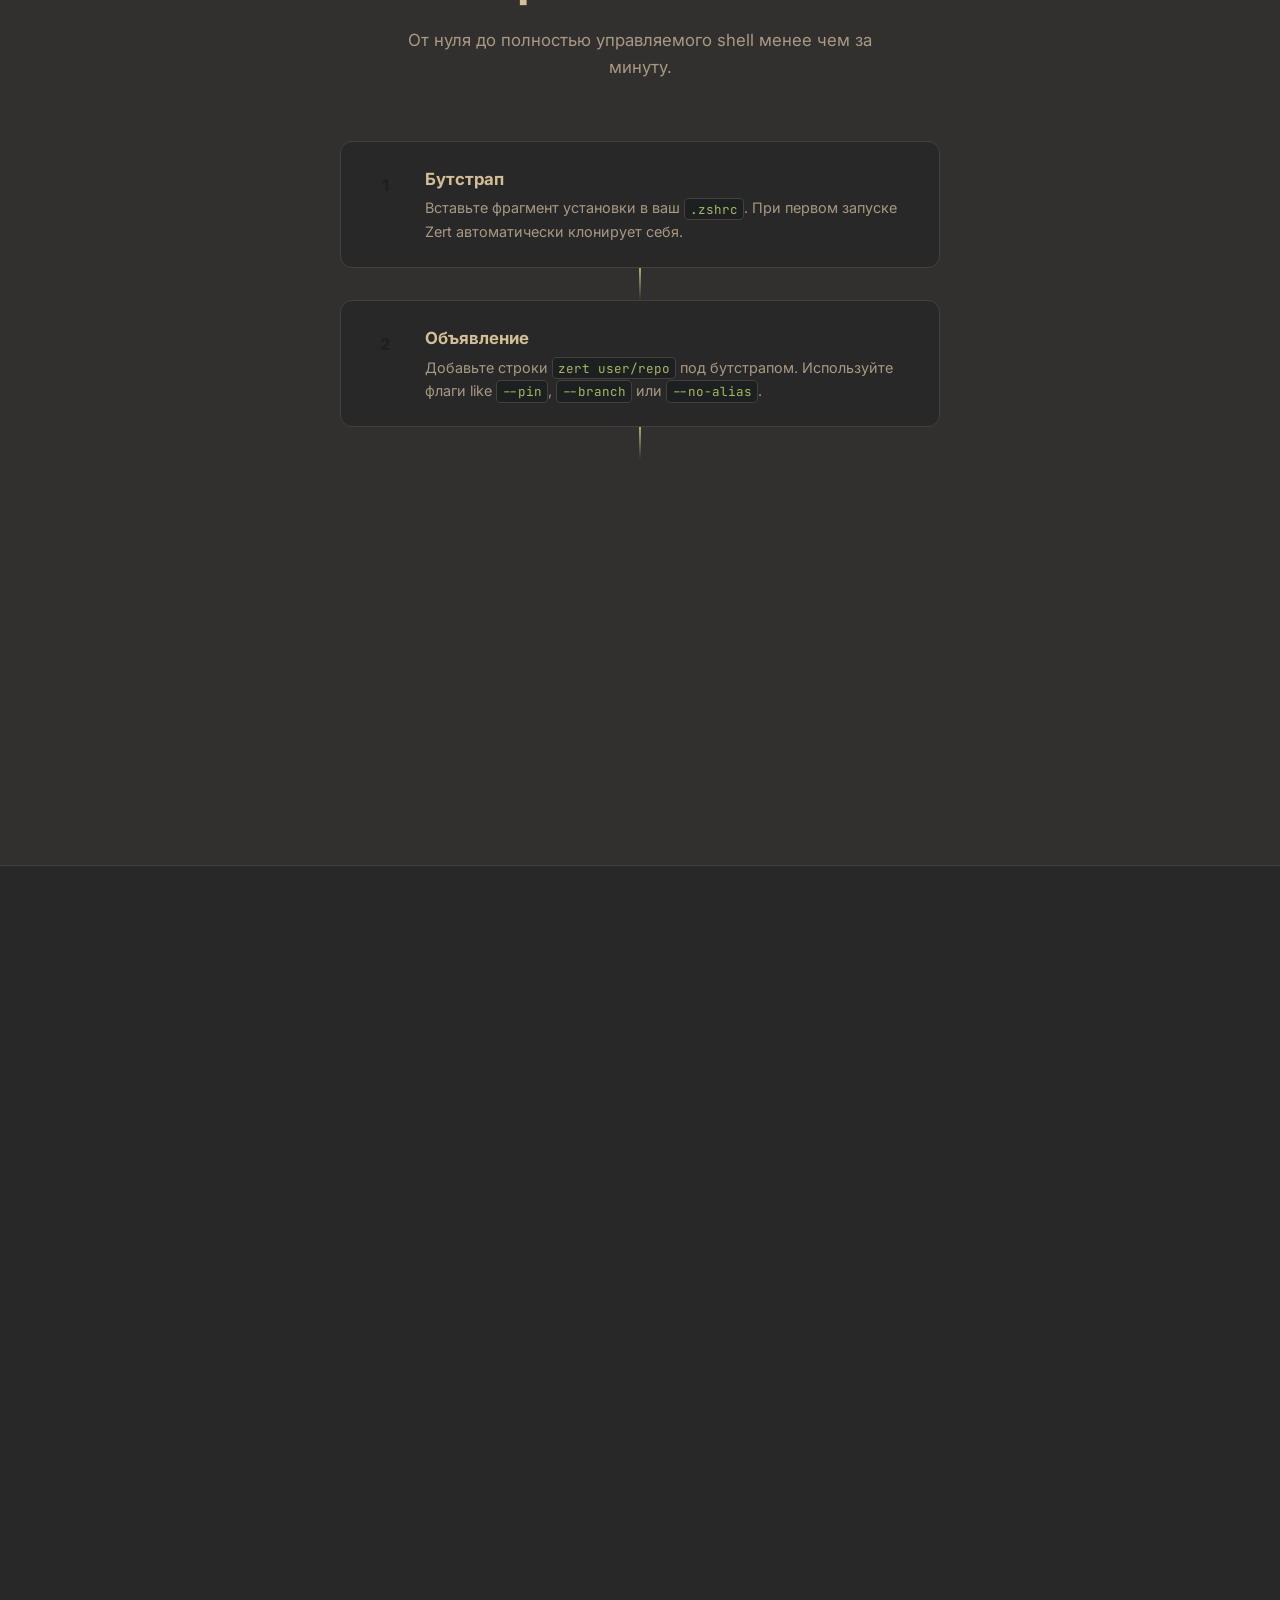
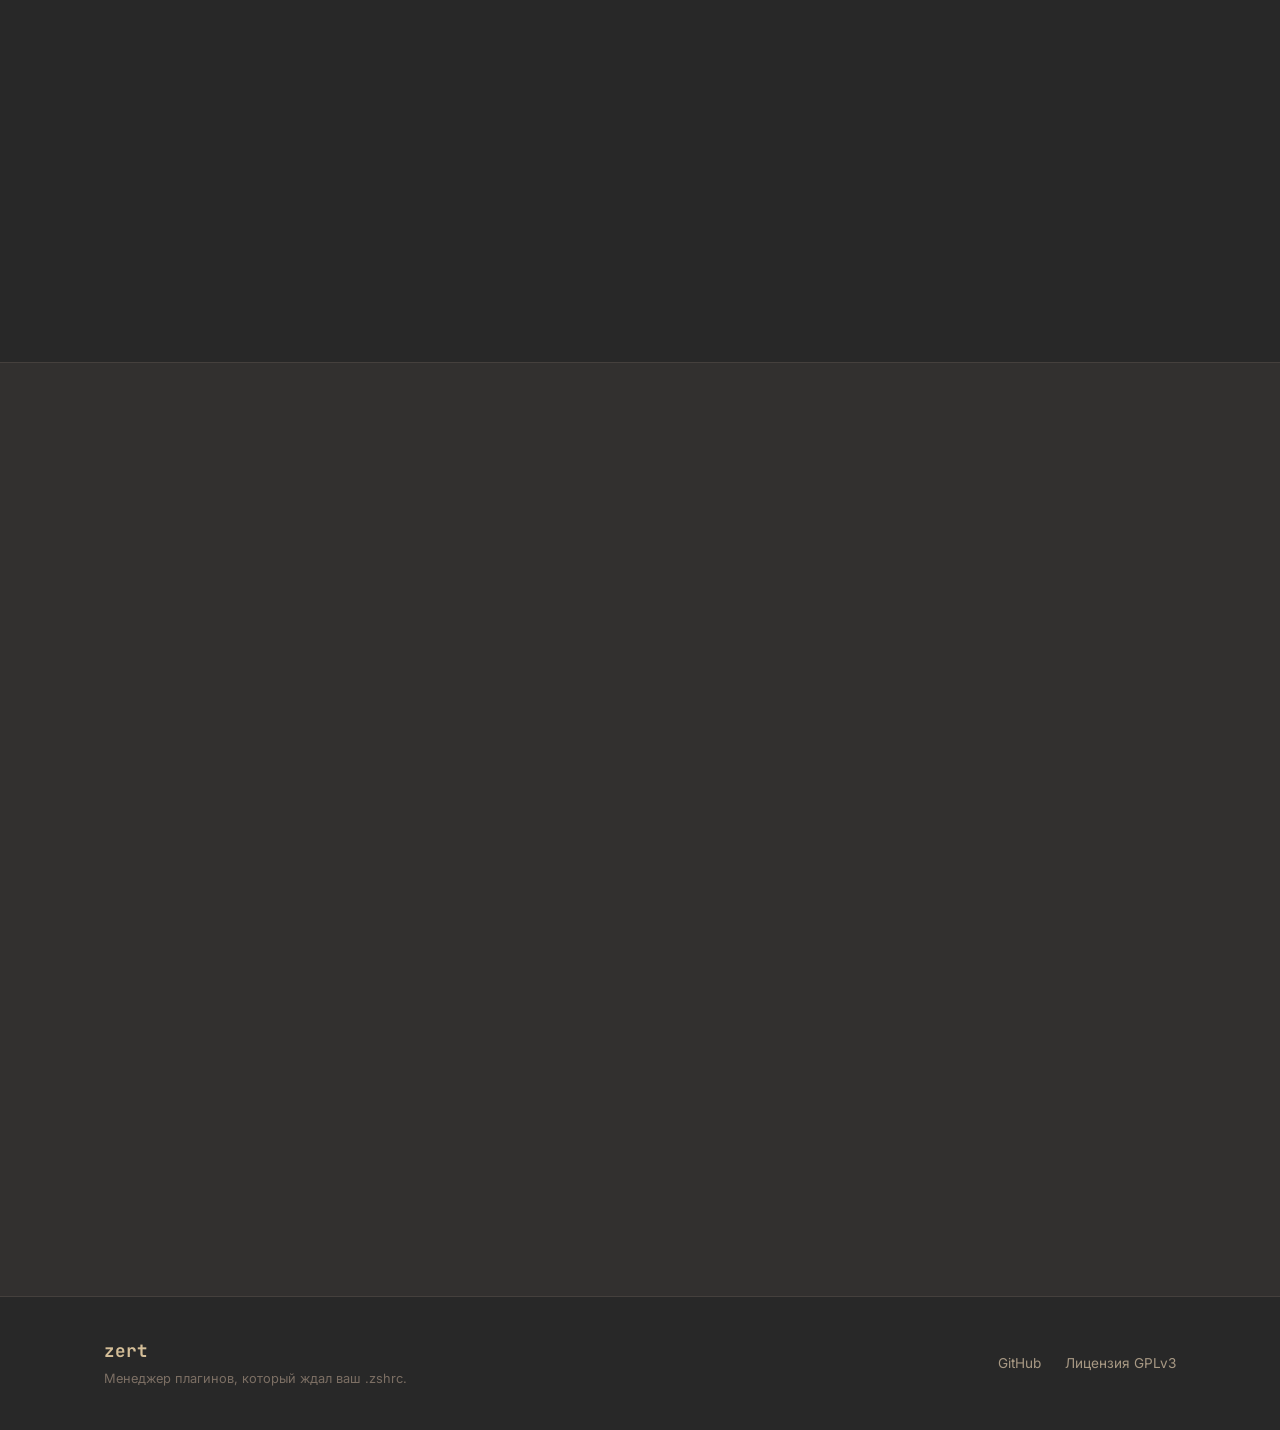
<file: docs/ru.html>
<!DOCTYPE html>
<html lang="ru">
<head>
  <meta charset="UTF-8">
  <meta name="viewport" content="width=device-width, initial-scale=1.0">
  <title>Zert — Менеджер плагинов, который ждал ваш .zshrc</title>
  <meta name="description" content="Zert — это чистый менеджер плагинов Zsh с lock-файлами в стиле npm, параллельной установкой и декларативной inline-конфигурацией.">
  <link rel="icon" href="data:image/svg+xml,<svg xmlns='http://www.w3.org/2000/svg' viewBox='0 0 100 100'><text y='.9em' font-size='90'>⚡</text></svg>">
  <meta name="theme-color" content="#282828">
  <link rel="preconnect" href="https://fonts.googleapis.com">
  <link rel="preconnect" href="https://fonts.gstatic.com" crossorigin>
  <link href="https://fonts.googleapis.com/css2?family=Inter:wght@400;500;600;700;800&family=JetBrains+Mono:wght@400;500&display=swap" rel="stylesheet">
  <link rel="stylesheet" href="style.css">
</head>
<body>
  <nav class="nav" id="nav">
    <div class="nav-inner">
      <a href="index.html" class="nav-logo">
        <img src="logo.png" alt="Zert" class="nav-logo-img">
        <span class="nav-logo-text">zert</span>
      </a>
      <button class="nav-toggle" id="navToggle" aria-label="Переключить меню">
        <span></span><span></span><span></span>
      </button>
      <ul class="nav-links" id="navLinks">
        <li><a href="#features">Возможности</a></li>
        <li><a href="#how-it-works">Как это работает</a></li>
        <li><a href="#usage">Использование</a></li>
        <li><a href="#install">Установка</a></li>
        <li><a href="comparison.html">Сравнение</a></li>
        <li><a href="#donate">Пожертвовать</a></li>
        <li>
          <div class="nav-lang" id="navLang">
            <button class="nav-lang-btn" id="navLangBtn" aria-label="Выбрать язык">
              🌐 RU
              <svg width="12" height="12" viewBox="0 0 24 24" fill="none" stroke="currentColor" stroke-width="2"><path d="M6 9l6 6 6-6"/></svg>
            </button>
            <div class="nav-lang-dropdown" id="navLangDropdown">
              <a href="index.html" class="nav-lang-option">🇺🇸 English</a>
              <a href="zh.html" class="nav-lang-option">🇨🇳 中文</a>
              <a href="ru.html" class="nav-lang-option active">🇷🇺 Русский</a>
              <a href="es.html" class="nav-lang-option">🇪🇸 Español</a>
              <a href="pt.html" class="nav-lang-option">🇧🇷 Português</a>
            </div>
          </div>
        </li>
        <li><a href="https://github.com/oxcl/zert" target="_blank" rel="noopener" class="nav-github">GitHub</a></li>
      </ul>
    </div>
  </nav>

  <main>
    <section class="hero" id="hero">
      <div class="hero-bg">
        <div class="hero-gradient"></div>
        <canvas id="heroCanvas"></canvas>
      </div>
      <div class="hero-content">
        <div class="hero-badge animate-in">Открытый код &amp; Чистый Zsh</div>
        <h1 class="hero-title animate-in">
          Менеджер плагинов, который ждал ваш
          <span class="hero-highlight">.zshrc</span>
        </h1>
        <p class="hero-subtitle animate-in">
          Объявляйте плагины прямо в коде. Фиксируйте на точных коммитах. Устанавливайте параллельно.
          Нулевые зависимости помимо Zsh и Git.
        </p>
        <div class="hero-demo animate-in">
          <div class="demo-card">
            <div class="demo-header">
              <div class="terminal-dots">
                <span></span><span></span><span></span>
              </div>
              <span class="demo-title">~/.zshrc</span>
            </div>
            <div class="demo-body">
              <div class="demo-line"><span class="demo-comment"># объявите ваши плагины</span></div>
              <div class="demo-line"><span class="demo-keyword">zert</span> zsh-users/zsh-autosuggestions</div>
              <div class="demo-line"><span class="demo-keyword">zert</span> zsh-users/zsh-syntax-highlighting</div>
              <div class="demo-line"><span class="demo-keyword">zert</span> ohmyzsh lib/clipboard</div>
              <div class="demo-line"><span class="demo-keyword">zert</span> <span class="demo-keyword">zert</span> <span class="demo-comment"># zert управляет собой</span></div>
            </div>
            <div class="demo-footer">
              <span class="demo-status"></span>
              Откройте новый терминал — Zert сделает всё остальное
            </div>
          </div>
        </div>
        <div class="hero-badges animate-in">
          <span class="badge">Zsh 5.0+</span>
          <span class="badge">Чистый Zsh</span>
          <span class="badge">GPLv3</span>
          <span class="badge">Без файлов конфигурации</span>
        </div>
      </div>
      <div class="hero-scroll-hint">
        <svg width="24" height="24" viewBox="0 0 24 24" fill="none" stroke="currentColor" stroke-width="2"><path d="M12 5v14M5 12l7 7 7-7"/></svg>
      </div>
    </section>

    <section class="bootstrap-section" id="install">
      <div class="container">
        <div class="bootstrap-card reveal">
          <div class="bootstrap-glow"></div>
          <div class="bootstrap-header">
            <span class="section-tag">Быстрый старт</span>
            <h2>Добавьте это в ваш <code>.zshrc</code></h2>
            <p>Вставьте фрагмент кода ниже. При первом запуске shell Zert автоматически клонирует себя.</p>
          </div>
          <div class="bootstrap-code">
            <div class="bootstrap-code-header">
              <div class="terminal-dots">
                <span></span><span></span><span></span>
              </div>
              <span>~/.zshrc</span>
              <button class="copy-btn" data-copy='export ZERT_PLUGINS_DIR="${ZERT_PLUGINS_DIR:-${ZERT_DIR:-${XDG_DATA_HOME:-$HOME/.local/share}/zert}/plugins}"; \
[[ -f "$ZERT_PLUGINS_DIR/zert/zert.zsh" ]] || \
(curl -fsSL https://raw.githubusercontent.com/oxcl/zert/main/bootstrap.sh | zsh); \
source "$ZERT_PLUGINS_DIR/zert/zert.zsh"

# declare plugins
zert zsh-users/zsh-autosuggestions
zert zsh-users/zsh-syntax-highlighting' aria-label="Скопировать код">
                <svg width="18" height="18" viewBox="0 0 24 24" fill="none" stroke="currentColor" stroke-width="2" stroke-linecap="round" stroke-linejoin="round"><rect x="9" y="9" width="13" height="13" rx="2"/><path d="M5 15H4a2 2 0 01-2-2V4a2 2 0 012-2h9a2 2 0 012 2v1"/></svg>
              </button>
            </div>
            <pre class="bootstrap-pre"><code><span class="code-comment"># бутстрап zert — запускается один раз, автоматически клонируется при первом запуске</span>
<span class="code-kw">export</span> <span class="code-var">ZERT_PLUGINS_DIR</span>=<span class="code-string">"${ZERT_PLUGINS_DIR:-${ZERT_DIR:-${XDG_DATA_HOME:-$HOME/.local/share}/zert}/plugins}"</span>
<span class="code-kw">[[</span> <span class="code-flag">-f</span> <span class="code-string">"$ZERT_PLUGINS_DIR/zert/zert.zsh"</span> <span class="code-kw">]]</span> <span class="code-operator">||</span> \
  <span class="code-kw">(</span><span class="code-cmd">curl</span> <span class="code-flag">-fsSL</span> https://raw.githubusercontent.com/oxcl/zert/main/bootstrap.sh <span class="code-operator">|</span> <span class="code-cmd">zsh</span><span class="code-kw">)</span>
<span class="code-cmd">source</span> <span class="code-string">"$ZERT_PLUGINS_DIR/zert/zert.zsh"</span>

<span class="code-comment"># объявите ваши плагины</span>
<span class="code-cmd">zert</span> zsh-users/zsh-autosuggestions
<span class="code-cmd">zert</span> zsh-users/zsh-syntax-highlighting
<span class="code-cmd">zert</span> <span class="code-cmd">zert</span>  <span class="code-comment"># zert управляет собой</span></code></pre>
          </div>
          <p class="bootstrap-note">Откройте новый терминал, и Zert сделает всё остальное — автоматически клонирует, компилирует и загружает ваши плагины.</p>
        </div>
      </div>
    </section>

    <section class="features" id="features">
      <div class="container">
        <div class="section-header reveal">
          <span class="section-tag">Возможности</span>
          <h2>Всё что нужно. Ничего лишнего.</h2>
          <p>Нет Python. Нет Ruby. Нет Node. Только Zsh делает то, что он умеет лучше всего.</p>
        </div>
        <div class="features-grid">
          <div class="feature-card reveal">
            <div class="feature-icon">
              <svg width="28" height="28" viewBox="0 0 24 24" fill="none" stroke="currentColor" stroke-width="2" stroke-linecap="round" stroke-linejoin="round"><path d="M14 2H6a2 2 0 00-2 2v16a2 2 0 002 2h12a2 2 0 002-2V8z"/><polyline points="14 2 14 8 20 8"/><line x1="16" y1="13" x2="8" y2="13"/><line x1="16" y1="17" x2="8" y2="17"/><polyline points="10 9 9 9 8 9"/></svg>
            </div>
            <h3>Декларативный</h3>
            <p>Объявляйте плагины прямо в вашем <code>.zshrc</code>. Нет отдельного файла конфигурации. Нет YAML, TOML или JSON — просто <code>zert user/repo</code>.</p>
          </div>
          <div class="feature-card reveal">
            <div class="feature-icon">
              <svg width="28" height="28" viewBox="0 0 24 24" fill="none" stroke="currentColor" stroke-width="2" stroke-linecap="round" stroke-linejoin="round"><rect x="3" y="11" width="18" height="11" rx="2" ry="2"/><path d="M7 11V7a5 5 0 0110 0v4"/></svg>
            </div>
            <h3>Воспроизводимость через lock-файл</h3>
            <p>Каждый плагин зафиксирован на точном SHA коммита в <code>zert.lock</code>. Закоммитьте его в dotfiles для бит-в-бит идентичных установок везде.</p>
          </div>
          <div class="feature-card reveal">
            <div class="feature-icon">
              <svg width="28" height="28" viewBox="0 0 24 24" fill="none" stroke="currentColor" stroke-width="2" stroke-linecap="round" stroke-linejoin="round"><polygon points="13 2 3 14 12 14 11 22 21 10 12 10 13 2"/></svg>
            </div>
            <h3>Параллельная установка</h3>
            <p>Отсутствующие плагины клонируются одновременно с помощью git treeless clones. Установка параллельная, загрузка последовательная — без сюрпризов с порядком.</p>
          </div>
          <div class="feature-card reveal">
            <div class="feature-icon">
              <svg width="28" height="28" viewBox="0 0 24 24" fill="none" stroke="currentColor" stroke-width="2" stroke-linecap="round" stroke-linejoin="round"><path d="M12 22s8-4 8-10V5l-8-3-8 3v7c0 6 8 10 8 10z"/></svg>
            </div>
            <h3>Нулевые зависимости</h3>
            <p>Чистый Zsh. Нет Python, Ruby, Node или Perl. Только внешние бинарные файлы: <code>git</code>, <code>curl</code> и стандартные инструменты POSIX.</p>
          </div>
          <div class="feature-card reveal">
            <div class="feature-icon">
              <svg width="28" height="28" viewBox="0 0 24 24" fill="none" stroke="currentColor" stroke-width="2" stroke-linecap="round" stroke-linejoin="round"><circle cx="12" cy="12" r="3"/><path d="M19.4 15a1.65 1.65 0 00.33 1.82l.06.06a2 2 0 010 2.83 2 2 0 01-2.83 0l-.06-.06a1.65 1.65 0 00-1.82-.33 1.65 1.65 0 00-1 1.51V21a2 2 0 01-4 0v-.09A1.65 1.65 0 009 19.4a1.65 1.65 0 00-1.82.33l-.06.06a2 2 0 01-2.83-2.83l.06-.06A1.65 1.65 0 004.68 15a1.65 1.65 0 00-1.51-1H3a2 2 0 010-4h.09A1.65 1.65 0 004.6 9a1.65 1.65 0 00-.33-1.82l-.06-.06a2 2 0 012.83-2.83l.06.06A1.65 1.65 0 009 4.68a1.65 1.65 0 001-1.51V3a2 2 0 014 0v.09a1.65 1.65 0 001 1.51 1.65 1.65 0 001.82-.33l.06-.06a2 2 0 012.83 2.83l-.06.06A1.65 1.65 0 0019.4 9a1.65 1.65 0 001.51 1H21a2 2 0 010 4h-.09a1.65 1.65 0 00-1.51 1z"/></svg>
            </div>
            <h3>Самоуправление</h3>
            <p>Добавьте <code>zert zert</code> в ваш <code>.zshrc</code>, и Zert будет отслеживать и обновлять себя, как любой другой плагин. Даже на определённой ветке.</p>
          </div>
          <div class="feature-card reveal">
            <div class="feature-icon">
              <svg width="28" height="28" viewBox="0 0 24 24" fill="none" stroke="currentColor" stroke-width="2" stroke-linecap="round" stroke-linejoin="round"><path d="M4 19.5A2.5 2.5 0 016.5 17H20"/><path d="M6.5 2H20v20H6.5A2.5 2.5 0 014 19.5v-15A2.5 2.5 0 016.5 2z"/></svg>
            </div>
            <h3>Совместимость с OMZ &amp; Prezto</h3>
            <p>Загружайте библиотеки Oh-My-Zsh и модули Prezto без установки этих фреймворков. Используйте <code>zert use ohmyzsh</code> и <code>zert use prezto</code>.</p>
          </div>
        </div>
      </div>
    </section>

    <section class="how-it-works" id="how-it-works">
      <div class="container">
        <div class="section-header reveal">
          <span class="section-tag">Как это работает</span>
          <h2>Четыре шага. Вот и всё.</h2>
          <p>От нуля до полностью управляемого shell менее чем за минуту.</p>
        </div>
        <div class="steps">
          <div class="step reveal">
            <div class="step-number">1</div>
            <div class="step-content">
              <h3>Бутстрап</h3>
              <p>Вставьте фрагмент установки в ваш <code>.zshrc</code>. При первом запуске Zert автоматически клонирует себя.</p>
            </div>
          </div>
          <div class="step-connector reveal"></div>
          <div class="step reveal">
            <div class="step-number">2</div>
            <div class="step-content">
              <h3>Объявление</h3>
              <p>Добавьте строки <code>zert user/repo</code> под бутстрапом. Используйте флаги like <code>--pin</code>, <code>--branch</code> или <code>--no-alias</code>.</p>
            </div>
          </div>
          <div class="step-connector reveal"></div>
          <div class="step reveal">
            <div class="step-number">3</div>
            <div class="step-content">
              <h3>Установка</h3>
              <p>Откройте новый shell. Zert обнаруживает отсутствующие плагины, клонирует их параллельно, компилирует и записывает <code>zert.lock</code>.</p>
            </div>
          </div>
          <div class="step-connector reveal"></div>
          <div class="step reveal">
            <div class="step-number">4</div>
            <div class="step-content">
              <h3>Загрузка</h3>
              <p>Плагины загружаются последовательно в порядке объявления. Ваш shell готов. Закоммитьте <code>zert.lock</code> для воспроизводимости.</p>
            </div>
          </div>
        </div>
      </div>
    </section>

    <section class="usage" id="usage">
      <div class="container">
        <div class="section-header reveal">
          <span class="section-tag">Использование</span>
          <h2>Простой синтаксис. Мощные возможности.</h2>
          <p>Всё настраивается прямо в вашем <code>.zshrc</code>.</p>
        </div>
        <div class="usage-tabs reveal">
          <div class="tab-buttons">
            <button class="tab-btn active" data-tab="declare">Объявление</button>
            <button class="tab-btn" data-tab="flags">Флаги</button>
            <button class="tab-btn" data-tab="commands">Команды</button>
            <button class="tab-btn" data-tab="lockfile">Lock-файл</button>
          </div>
          <div class="tab-panels">
            <div class="tab-panel active" id="tab-declare">
              <div class="code-block">
                <div class="code-header">
                  <span>~/.zshrc</span>
                  <button class="copy-btn" data-copy="zert zert                           # zert manages itself
zert use ohmyzsh                     # enable Oh-My-Zsh compatibility
zert ohmyzsh lib/clipboard           # OMZ library
zert use prezto                      # enable Prezto compatibility
zert prezto modules/utility          # Prezto module
zert zsh-users/zsh-autosuggestions   # GitHub shorthand
zert https://github.com/user/repo    # full URL
zert user/repo --branch dev          # track a branch
zert /home/me/my-plugin              # local plugin" aria-label="Скопировать код">
                    <svg width="16" height="16" viewBox="0 0 24 24" fill="none" stroke="currentColor" stroke-width="2" stroke-linecap="round" stroke-linejoin="round"><rect x="9" y="9" width="13" height="13" rx="2"/><path d="M5 15H4a2 2 0 01-2-2V4a2 2 0 012-2h9a2 2 0 012 2v1"/></svg>
                  </button>
                </div>
                <pre><code><span class="code-comment"># Самоуправление</span>
<span class="code-cmd">zert</span> zert  <span class="code-comment"># zert управляет собой</span>

<span class="code-comment"># Совместимость с Oh-My-Zsh / Prezto</span>
<span class="code-cmd">zert</span> use ohmyzsh
<span class="code-cmd">zert</span> ohmyzsh lib/clipboard
<span class="code-cmd">zert</span> use prezto
<span class="code-cmd">zert</span> prezto modules/utility

<span class="code-comment"># Сокращение GitHub</span>
<span class="code-cmd">zert</span> zsh-users/zsh-autosuggestions

<span class="code-comment"># Полный URL</span>
<span class="code-cmd">zert</span> https://github.com/user/repo

<span class="code-comment"># Отслеживание ветки</span>
<span class="code-cmd">zert</span> user/repo <span class="code-flag">--branch</span> dev

<span class="code-comment"># Локальный плагин</span>
<span class="code-cmd">zert</span> /home/me/my-plugin</code></pre>
              </div>
            </div>
            <div class="tab-panel" id="tab-flags">
              <div class="code-block">
                <div class="code-header">
                  <span>Флаги плагинов</span>
                  <button class="copy-btn" data-copy="zert user/plugin --pin abc123        # pin to commit
zert user/plugin --branch dev         # track branch
zert user/plugin --no-alias           # skip aliases
zert user/plugin --no-completion      # skip completions
zert user/plugin --only-completion    # completions only" aria-label="Скопировать код">
                    <svg width="16" height="16" viewBox="0 0 24 24" fill="none" stroke="currentColor" stroke-width="2" stroke-linecap="round" stroke-linejoin="round"><rect x="9" y="9" width="13" height="13" rx="2"/><path d="M5 15H4a2 2 0 01-2-2V4a2 2 0 012-2h9a2 2 0 012 2v1"/></svg>
                  </button>
                </div>
                <pre><code><span class="code-comment"># Зафиксировать на определённом коммите</span>
<span class="code-cmd">zert</span> user/plugin <span class="code-flag">--pin</span> abc123def

<span class="code-comment"># Отслеживать ветку вместо ветки по умолчанию</span>
<span class="code-cmd">zert</span> user/plugin <span class="code-flag">--branch</span> dev

<span class="code-comment"># Пропустить загрузку алиасов</span>
<span class="code-cmd">zert</span> user/plugin <span class="code-flag">--no-alias</span>

<span class="code-comment"># Пропустить загрузку автодополнений</span>
<span class="code-cmd">zert</span> user/plugin <span class="code-flag">--no-completion</span>

<span class="code-comment"># Загрузить только автодополнения</span>
<span class="code-cmd">zert</span> user/plugin <span class="code-flag">--only-completion</span></code></pre>
              </div>
            </div>
            <div class="tab-panel" id="tab-commands">
              <div class="code-block">
                <div class="code-header">
                  <span>Подкоманды</span>
                  <button class="copy-btn" data-copy="zert list      # show installed plugins
zert update    # update all plugins
zert prune     # remove unused plugins" aria-label="Скопировать код">
                    <svg width="16" height="16" viewBox="0 0 24 24" fill="none" stroke="currentColor" stroke-width="2" stroke-linecap="round" stroke-linejoin="round"><rect x="9" y="9" width="13" height="13" rx="2"/><path d="M5 15H4a2 2 0 01-2-2V4a2 2 0 012-2h9a2 2 0 012 2v1"/></svg>
                  </button>
                </div>
                <pre><code><span class="code-cmd">zert</span> list     <span class="code-comment"># показать установленные плагины</span>
<span class="code-cmd">zert</span> update   <span class="code-comment"># обновить все плагины</span>
<span class="code-cmd">zert</span> prune    <span class="code-comment"># удалить неиспользуемые плагины</span></code></pre>
              </div>
            </div>
            <div class="tab-panel" id="tab-lockfile">
              <div class="code-block">
                <div class="code-header">
                  <span>zert.lock</span>
                  <button class="copy-btn" data-copy="# AUTO-GENERATED FILE. DO NOT EDIT MANUALLY.
# Commit this file to version control for reproducible installs.
version::1
zert::git::https://github.com/oxcl/zert::a1b2c3d4e5f6::
zsh-autosuggestions::git::https://github.com/zsh-users/zsh-autosuggestions::f7g8h9i0j1k2::
clipboard::ohmyzsh::https://github.com/ohmyzsh/ohmyzsh::l3m4n5o6p7q8::
my-plugin::local::::r9s0t1u2v3w4::" aria-label="Скопировать код">
                    <svg width="16" height="16" viewBox="0 0 24 24" fill="none" stroke="currentColor" stroke-width="2" stroke-linecap="round" stroke-linejoin="round"><rect x="9" y="9" width="13" height="13" rx="2"/><path d="M5 15H4a2 2 0 01-2-2V4a2 2 0 012-2h9a2 2 0 012 2v1"/></svg>
                  </button>
                </div>
                <pre><code><span class="code-comment"># АВТОМАТИЧЕСКИ СГЕНЕРИРОВАННЫЙ ФАЙЛ. НЕ РЕДАКТИРУЙТЕ ВРУЧНУЮ.</span>
<span class="code-comment"># Закоммитьте этот файл в систему контроля версий для воспроизводимых установок.</span>
version::1
zert::git::https://github.com/oxcl/zert::<span class="code-sha">a1b2c3d</span>::
zsh-autosuggestions::git::https://github.com/zsh-users/zsh-autosuggestions::<span class="code-sha">f7g8h9i</span>::
clipboard::ohmyzsh::https://github.com/ohmyzsh/ohmyzsh::<span class="code-sha">l3m4n5o</span>::
my-plugin::local::::<span class="code-sha">r9s0t1u</span>::</code></pre>
              </div>
            </div>
          </div>
        </div>
      </div>
    </section>

    <section class="donate-section" id="donate" aria-label="Support Zert development">
      <div class="container">
        <div class="donate-card reveal">
          <span class="section-tag">Support</span>
          <h2>Support Zert</h2>
          <p class="donate-sub">Zert is free and open source. If you find it useful, consider supporting development with a donation.</p>
          <div class="donate-content">
            <div class="donate-selector">
              <button class="token-item active" data-token="btc" data-address="bc1qhngkx9670q2vc4w494yfys3cpx2ykne90tanl7" data-qr="images/qr/btc.png" type="button">
                <span class="token-label">
                  <img src="images/crypto/btc.svg" alt="" width="24" height="24" class="token-icon" loading="lazy" />
                  Bitcoin
                </span>
              </button>
              <button class="token-item" data-token="eth" data-address="0x808cC6a9A9b51fD0f422A1C3c07582bDDeAD0e71" data-qr="images/qr/eth.png" type="button">
                <span class="token-label">
                  <img src="images/crypto/eth.svg" alt="" width="24" height="24" class="token-icon" loading="lazy" />
                  Ethereum
                </span>
              </button>
              <div class="token-item has-networks" data-token="usdt">
                <button class="token-header" type="button">
                  <span class="token-label">
                    <img src="images/crypto/usdt.svg" alt="" width="24" height="24" class="token-icon" loading="lazy" />
                    USDT
                  </span>
                </button>
                <div class="token-body">
                  <button class="network-btn active" data-address="0x808cC6a9A9b51fD0f422A1C3c07582bDDeAD0e71" data-qr="images/qr/eth.png" type="button">ERC20</button>
                  <button class="network-btn" data-address="TGT3bS4cns49wqMSCatCDHbwqYyCZReW53" data-qr="images/qr/tron.png" type="button">TRX</button>
                  <button class="network-btn" data-address="9vrqETM8ByBbRB9foWyFfzrcmRmYQXjmsdKjz87jVoqg" data-qr="images/qr/sol.png" type="button">SOL</button>
                </div>
              </div>
              <div class="token-item has-networks" data-token="usdc">
                <button class="token-header" type="button">
                  <span class="token-label">
                    <img src="images/crypto/usdc.svg" alt="" width="24" height="24" class="token-icon" loading="lazy" />
                    USDC
                  </span>
                </button>
                <div class="token-body">
                  <button class="network-btn active" data-address="0x808cC6a9A9b51fD0f422A1C3c07582bDDeAD0e71" data-qr="images/qr/eth.png" type="button">ERC20</button>
                  <button class="network-btn" data-address="TGT3bS4cns49wqMSCatCDHbwqYyCZReW53" data-qr="images/qr/tron.png" type="button">TRX</button>
                  <button class="network-btn" data-address="9vrqETM8ByBbRB9foWyFfzrcmRmYQXjmsdKjz87jVoqg" data-qr="images/qr/sol.png" type="button">SOL</button>
                </div>
              </div>
              <button class="token-item" data-token="bnb" data-address="0x808cC6a9A9b51fD0f422A1C3c07582bDDeAD0e71" data-qr="images/qr/eth.png" type="button">
                <span class="token-label">
                  <img src="images/crypto/bnb.svg" alt="" width="24" height="24" class="token-icon" loading="lazy" />
                  BNB
                </span>
              </button>
              <button class="token-item" data-token="trx" data-address="TGT3bS4cns49wqMSCatCDHbwqYyCZReW53" data-qr="images/qr/tron.png" type="button">
                <span class="token-label">
                  <img src="images/crypto/trx.svg" alt="" width="24" height="24" class="token-icon" loading="lazy" />
                  TRON
                </span>
              </button>
              <button class="token-item" data-token="xmr" data-address="89tM6QHrNfXZEaZugfhuhYiiPdssTR8wv5CasP9ZRj9TWRKhooW32xA4zFr9tVQTo7AqbTe4BTCKW546cb4pj8YnAS39G4Q" data-qr="images/qr/xmr.png" type="button">
                <span class="token-label">
                  <img src="images/crypto/xmr.svg" alt="" width="24" height="24" class="token-icon" loading="lazy" />
                  Monero
                </span>
              </button>
              <button class="token-item" data-token="ton" data-address="UQDiyvAj3toOs1ezT7Yp3TpwtJIWeUi0tD7Mz_yKeoiuwmZD" data-qr="images/qr/ton.png" type="button">
                <span class="token-label">
                  <img src="images/crypto/ton.svg" alt="" width="24" height="24" class="token-icon" loading="lazy" />
                  TON
                </span>
              </button>
            </div>
            <div class="donate-display">
              <div class="donate-qr-wrap">
                <img id="donate-qr" src="images/qr/btc.png" alt="QR Code for BTC address" width="260" height="260" class="qr-image" />
                <p class="qr-label">Scan to donate</p>
              </div>
              <div class="donate-address-row">
                <code id="donate-address" class="address-text">bc1qhngkx9670q2vc4w494yfys3cpx2ykne90tanl7</code>
                <button class="copy-btn" id="donate-copy-btn" type="button" data-copy-label="Copy" data-copied-label="Copied">Copy</button>
              </div>
            </div>
          </div>
        </div>
      </div>
    </section>
  </main>

  <footer class="footer">
    <div class="container">
      <div class="footer-inner">
        <div class="footer-left">
          <span class="footer-logo">zert</span>
          <p>Менеджер плагинов, который ждал ваш .zshrc.</p>
        </div>
        <div class="footer-right">
          <a href="https://github.com/oxcl/zert" target="_blank" rel="noopener">GitHub</a>
          <a href="https://github.com/oxcl/zert/blob/main/LICENSE" target="_blank" rel="noopener">Лицензия GPLv3</a>
        </div>
      </div>
    </div>
  </footer>

  <div class="toast" id="toast">Скопировано в буфер обмена</div>
  <script src="script.js"></script>
</body>
</html>
</file>
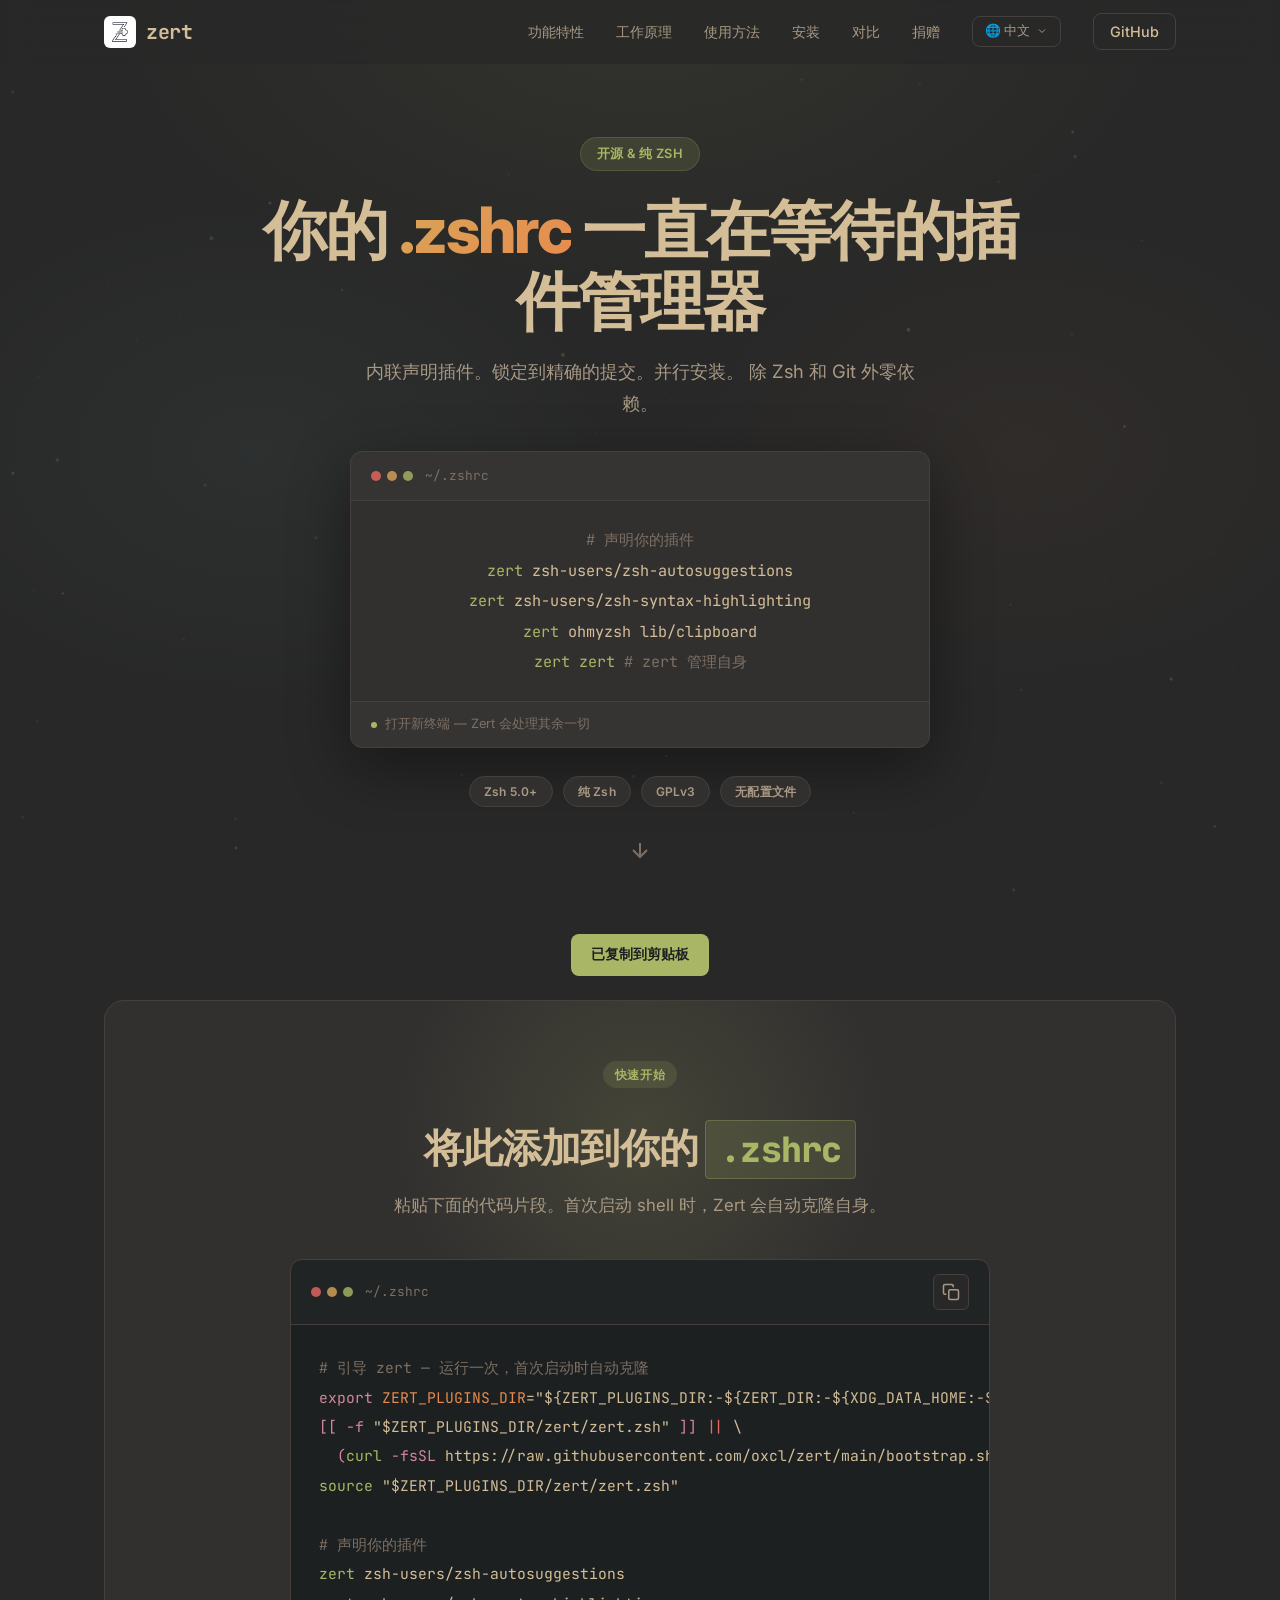
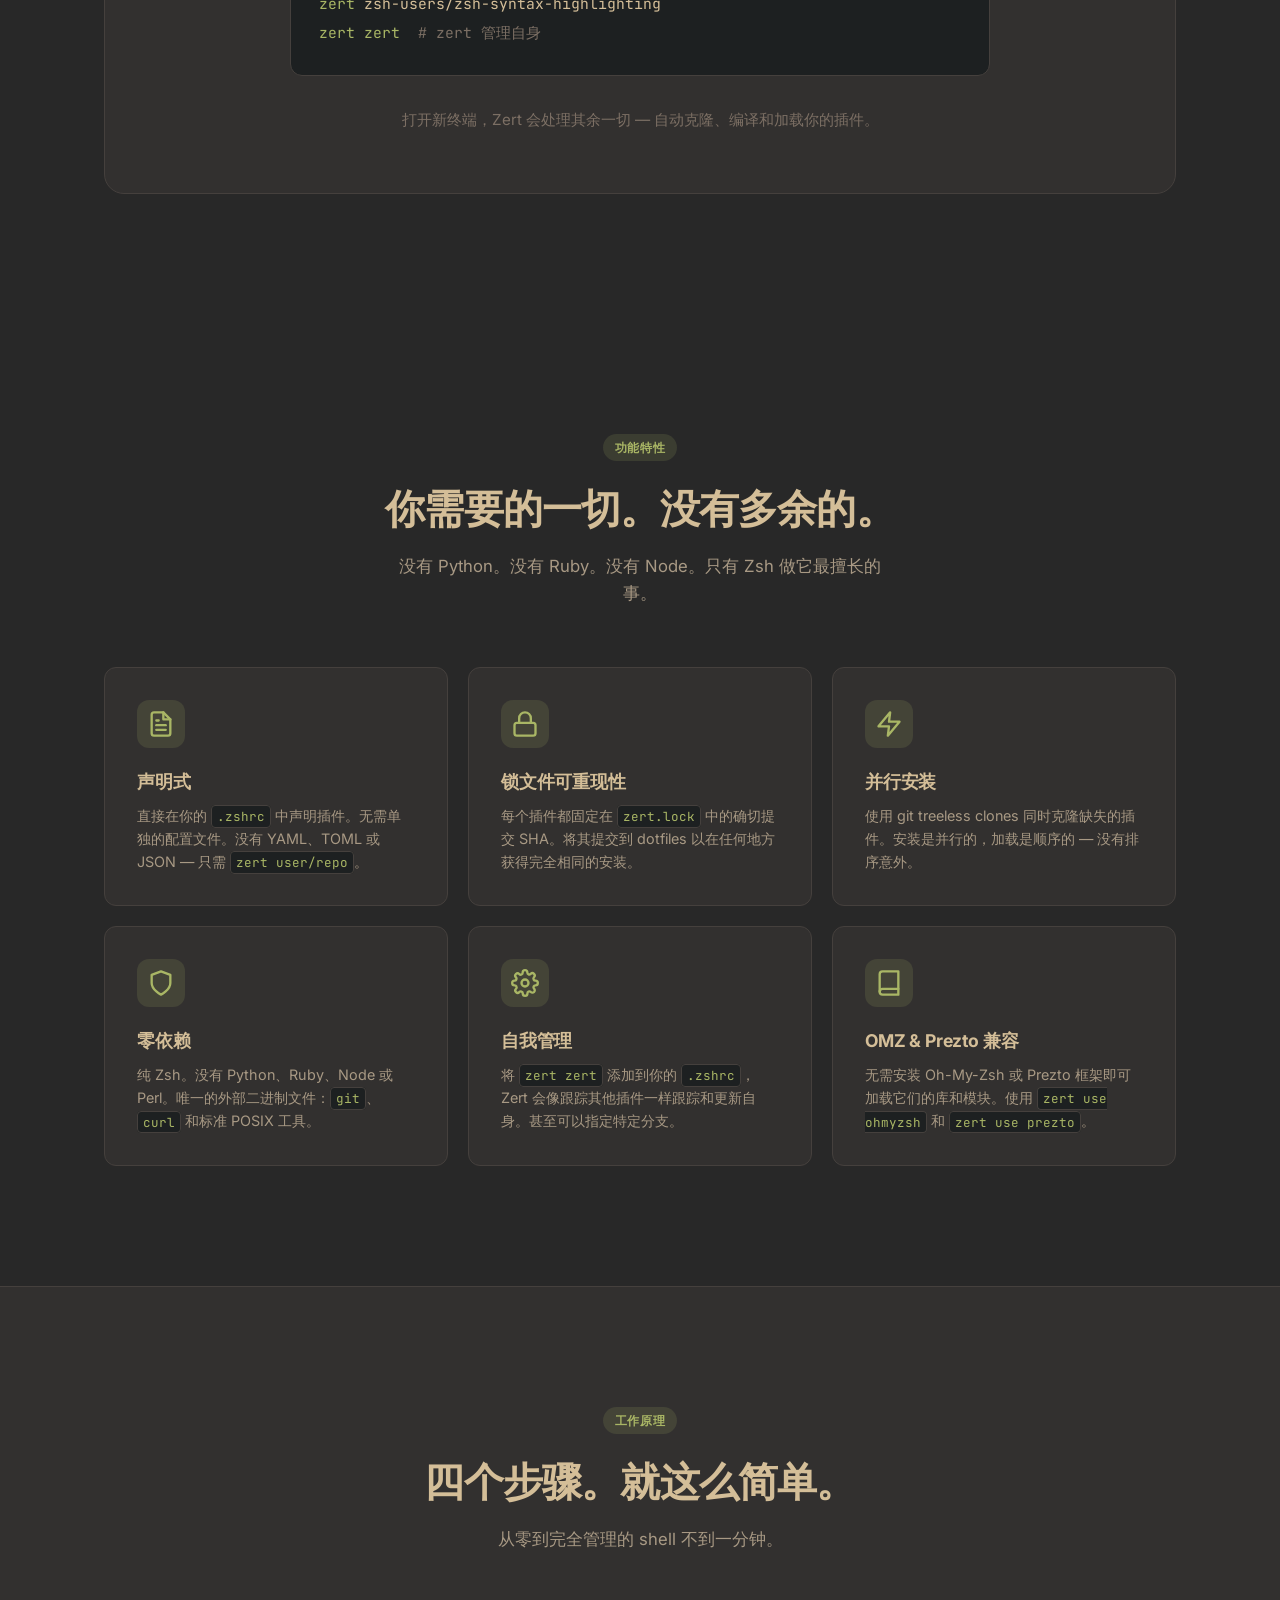
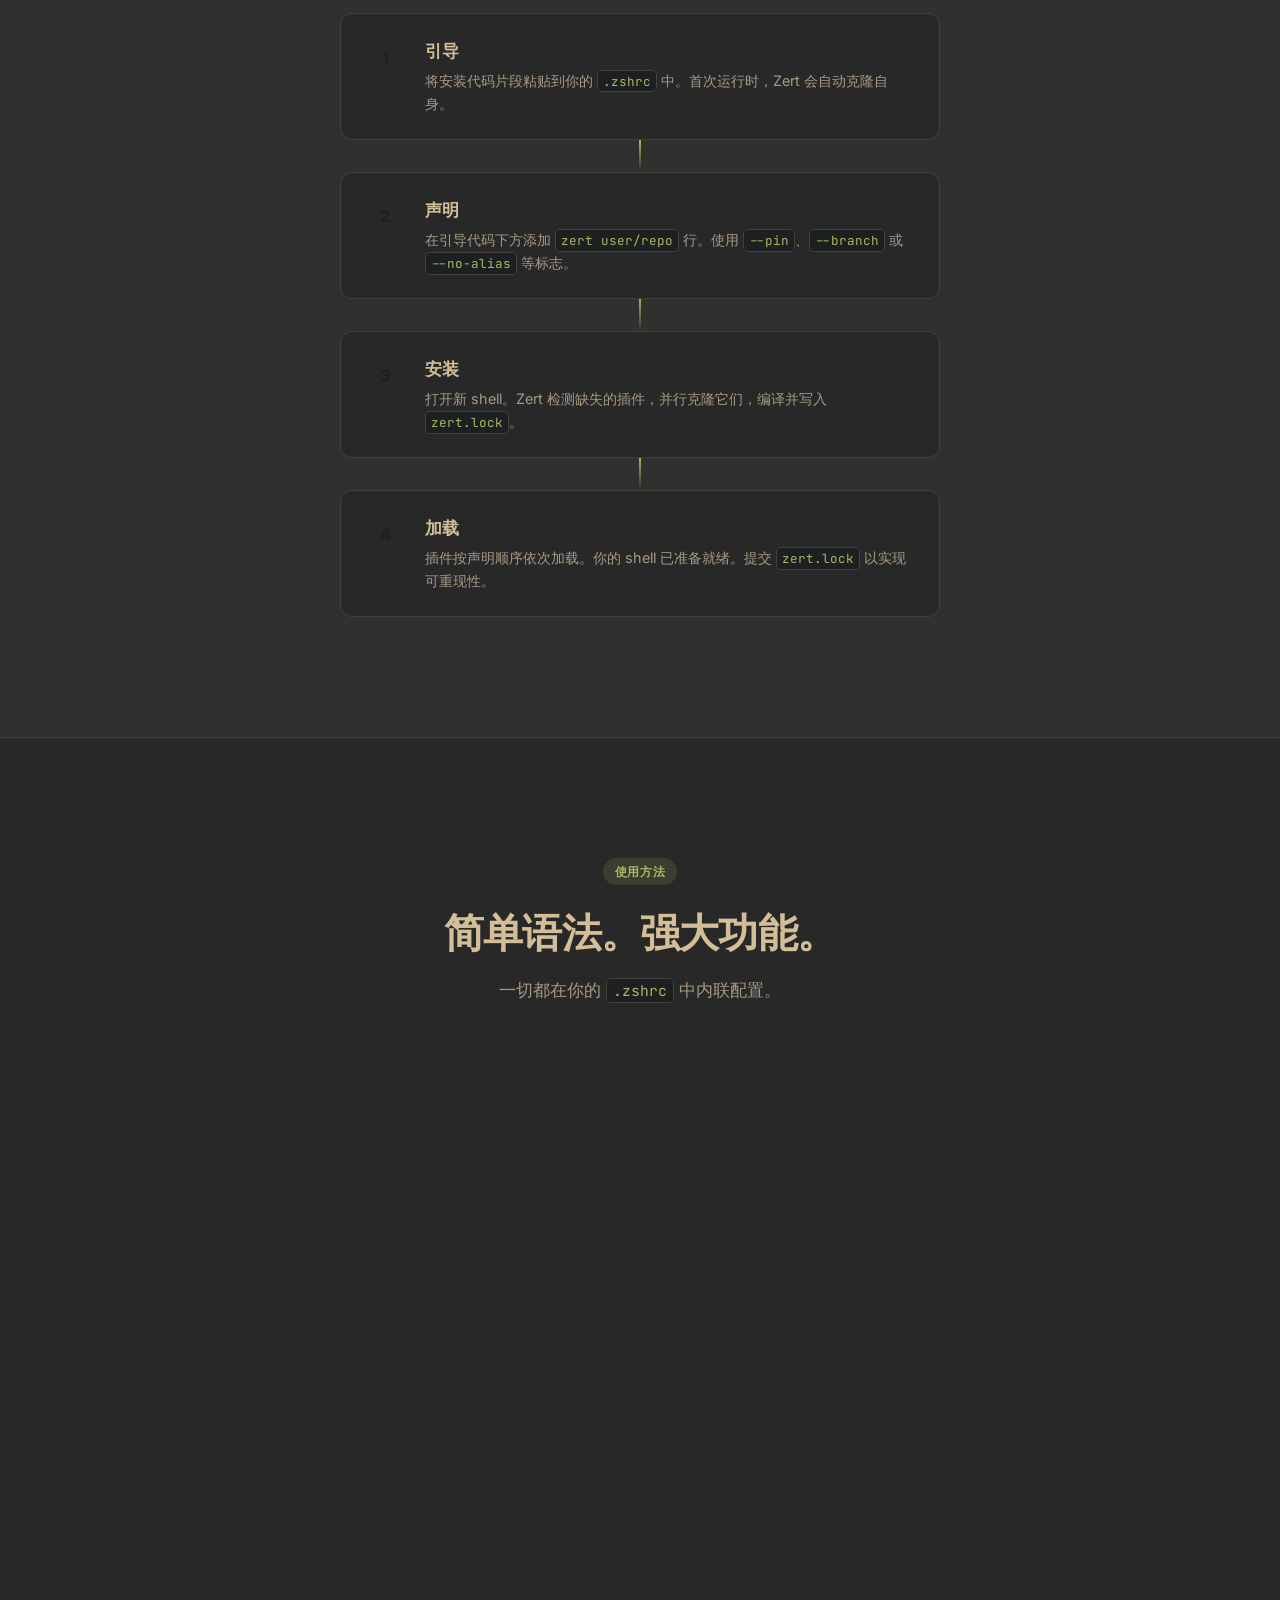
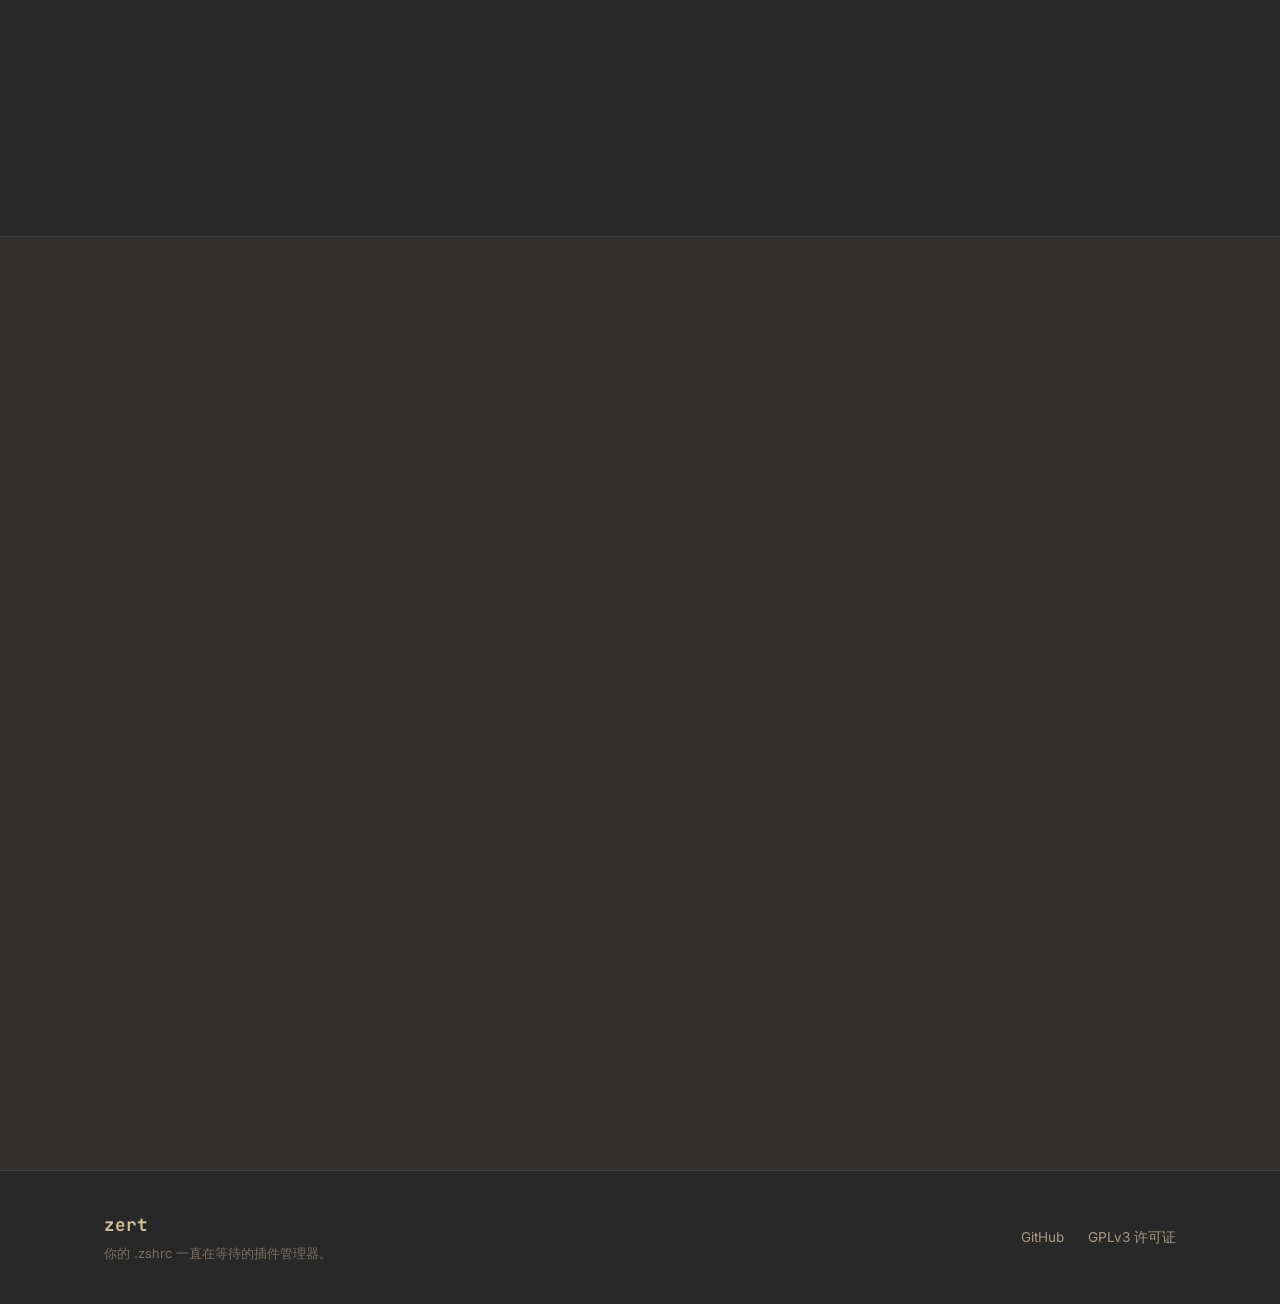
<file: docs/zh.html>
<!DOCTYPE html>
<html lang="zh">
<head>
  <meta charset="UTF-8">
  <meta name="viewport" content="width=device-width, initial-scale=1.0">
  <title>Zert — 你的 .zshrc 一直在等待的插件管理器</title>
  <meta name="description" content="Zert 是一个纯 Zsh 插件管理器，具有 npm 风格的锁文件、并行安装和声明式内联配置。">
  <link rel="icon" href="data:image/svg+xml,<svg xmlns='http://www.w3.org/2000/svg' viewBox='0 0 100 100'><text y='.9em' font-size='90'>⚡</text></svg>">
  <meta name="theme-color" content="#282828">
  <link rel="preconnect" href="https://fonts.googleapis.com">
  <link rel="preconnect" href="https://fonts.gstatic.com" crossorigin>
  <link href="https://fonts.googleapis.com/css2?family=Inter:wght@400;500;600;700;800&family=JetBrains+Mono:wght@400;500&display=swap" rel="stylesheet">
  <link rel="stylesheet" href="style.css">
</head>
<body>
  <nav class="nav" id="nav">
    <div class="nav-inner">
      <a href="index.html" class="nav-logo">
        <img src="logo.png" alt="Zert" class="nav-logo-img">
        <span class="nav-logo-text">zert</span>
      </a>
      <button class="nav-toggle" id="navToggle" aria-label="切换菜单">
        <span></span><span></span><span></span>
      </button>
      <ul class="nav-links" id="navLinks">
        <li><a href="#features">功能特性</a></li>
        <li><a href="#how-it-works">工作原理</a></li>
        <li><a href="#usage">使用方法</a></li>
        <li><a href="#install">安装</a></li>
        <li><a href="comparison.html">对比</a></li>
        <li><a href="#donate">捐赠</a></li>
        <li>
          <div class="nav-lang" id="navLang">
            <button class="nav-lang-btn" id="navLangBtn" aria-label="选择语言">
              🌐 中文
              <svg width="12" height="12" viewBox="0 0 24 24" fill="none" stroke="currentColor" stroke-width="2"><path d="M6 9l6 6 6-6"/></svg>
            </button>
            <div class="nav-lang-dropdown" id="navLangDropdown">
              <a href="index.html" class="nav-lang-option">🇺🇸 English</a>
              <a href="zh.html" class="nav-lang-option active">🇨🇳 中文</a>
              <a href="ru.html" class="nav-lang-option">🇷🇺 Русский</a>
              <a href="es.html" class="nav-lang-option">🇪🇸 Español</a>
              <a href="pt.html" class="nav-lang-option">🇧🇷 Português</a>
            </div>
          </div>
        </li>
        <li><a href="https://github.com/oxcl/zert" target="_blank" rel="noopener" class="nav-github">GitHub</a></li>
      </ul>
    </div>
  </nav>

  <main>
    <section class="hero" id="hero">
      <div class="hero-bg">
        <div class="hero-gradient"></div>
        <canvas id="heroCanvas"></canvas>
      </div>
      <div class="hero-content">
        <div class="hero-badge animate-in">开源 &amp; 纯 Zsh</div>
        <h1 class="hero-title animate-in">
          你的
          <span class="hero-highlight">.zshrc</span>
          一直在等待的插件管理器
        </h1>
        <p class="hero-subtitle animate-in">
          内联声明插件。锁定到精确的提交。并行安装。
          除 Zsh 和 Git 外零依赖。
        </p>
        <div class="hero-demo animate-in">
          <div class="demo-card">
            <div class="demo-header">
              <div class="terminal-dots">
                <span></span><span></span><span></span>
              </div>
              <span class="demo-title">~/.zshrc</span>
            </div>
            <div class="demo-body">
              <div class="demo-line"><span class="demo-comment"># 声明你的插件</span></div>
              <div class="demo-line"><span class="demo-keyword">zert</span> zsh-users/zsh-autosuggestions</div>
              <div class="demo-line"><span class="demo-keyword">zert</span> zsh-users/zsh-syntax-highlighting</div>
              <div class="demo-line"><span class="demo-keyword">zert</span> ohmyzsh lib/clipboard</div>
              <div class="demo-line"><span class="demo-keyword">zert</span> <span class="demo-keyword">zert</span> <span class="demo-comment"># zert 管理自身</span></div>
            </div>
            <div class="demo-footer">
              <span class="demo-status"></span>
              打开新终端 — Zert 会处理其余一切
            </div>
          </div>
        </div>
        <div class="hero-badges animate-in">
          <span class="badge">Zsh 5.0+</span>
          <span class="badge">纯 Zsh</span>
          <span class="badge">GPLv3</span>
          <span class="badge">无配置文件</span>
        </div>
      </div>
      <div class="hero-scroll-hint">
        <svg width="24" height="24" viewBox="0 0 24 24" fill="none" stroke="currentColor" stroke-width="2"><path d="M12 5v14M5 12l7 7 7-7"/></svg>
      </div>
    </section>

    <section class="bootstrap-section" id="install">
      <div class="container">
        <div class="bootstrap-card reveal">
          <div class="bootstrap-glow"></div>
          <div class="bootstrap-header">
            <span class="section-tag">快速开始</span>
            <h2>将此添加到你的 <code>.zshrc</code></h2>
            <p>粘贴下面的代码片段。首次启动 shell 时，Zert 会自动克隆自身。</p>
          </div>
          <div class="bootstrap-code">
            <div class="bootstrap-code-header">
              <div class="terminal-dots">
                <span></span><span></span><span></span>
              </div>
              <span>~/.zshrc</span>
              <button class="copy-btn" data-copy='export ZERT_PLUGINS_DIR="${ZERT_PLUGINS_DIR:-${ZERT_DIR:-${XDG_DATA_HOME:-$HOME/.local/share}/zert}/plugins}"; \
[[ -f "$ZERT_PLUGINS_DIR/zert/zert.zsh" ]] || \
(curl -fsSL https://raw.githubusercontent.com/oxcl/zert/main/bootstrap.sh | zsh); \
source "$ZERT_PLUGINS_DIR/zert/zert.zsh"

# declare plugins
zert zsh-users/zsh-autosuggestions
zert zsh-users/zsh-syntax-highlighting' aria-label="复制代码">
                <svg width="18" height="18" viewBox="0 0 24 24" fill="none" stroke="currentColor" stroke-width="2" stroke-linecap="round" stroke-linejoin="round"><rect x="9" y="9" width="13" height="13" rx="2"/><path d="M5 15H4a2 2 0 01-2-2V4a2 2 0 012-2h9a2 2 0 012 2v1"/></svg>
              </button>
            </div>
            <pre class="bootstrap-pre"><code><span class="code-comment"># 引导 zert — 运行一次，首次启动时自动克隆</span>
<span class="code-kw">export</span> <span class="code-var">ZERT_PLUGINS_DIR</span>=<span class="code-string">"${ZERT_PLUGINS_DIR:-${ZERT_DIR:-${XDG_DATA_HOME:-$HOME/.local/share}/zert}/plugins}"</span>
<span class="code-kw">[[</span> <span class="code-flag">-f</span> <span class="code-string">"$ZERT_PLUGINS_DIR/zert/zert.zsh"</span> <span class="code-kw">]]</span> <span class="code-operator">||</span> \
  <span class="code-kw">(</span><span class="code-cmd">curl</span> <span class="code-flag">-fsSL</span> https://raw.githubusercontent.com/oxcl/zert/main/bootstrap.sh <span class="code-operator">|</span> <span class="code-cmd">zsh</span><span class="code-kw">)</span>
<span class="code-cmd">source</span> <span class="code-string">"$ZERT_PLUGINS_DIR/zert/zert.zsh"</span>

<span class="code-comment"># 声明你的插件</span>
<span class="code-cmd">zert</span> zsh-users/zsh-autosuggestions
<span class="code-cmd">zert</span> zsh-users/zsh-syntax-highlighting
<span class="code-cmd">zert</span> <span class="code-cmd">zert</span>  <span class="code-comment"># zert 管理自身</span></code></pre>
          </div>
          <p class="bootstrap-note">打开新终端，Zert 会处理其余一切 — 自动克隆、编译和加载你的插件。</p>
        </div>
      </div>
    </section>

    <section class="features" id="features">
      <div class="container">
        <div class="section-header reveal">
          <span class="section-tag">功能特性</span>
          <h2>你需要的一切。没有多余的。</h2>
          <p>没有 Python。没有 Ruby。没有 Node。只有 Zsh 做它最擅长的事。</p>
        </div>
        <div class="features-grid">
          <div class="feature-card reveal">
            <div class="feature-icon">
              <svg width="28" height="28" viewBox="0 0 24 24" fill="none" stroke="currentColor" stroke-width="2" stroke-linecap="round" stroke-linejoin="round"><path d="M14 2H6a2 2 0 00-2 2v16a2 2 0 002 2h12a2 2 0 002-2V8z"/><polyline points="14 2 14 8 20 8"/><line x1="16" y1="13" x2="8" y2="13"/><line x1="16" y1="17" x2="8" y2="17"/><polyline points="10 9 9 9 8 9"/></svg>
            </div>
            <h3>声明式</h3>
            <p>直接在你的 <code>.zshrc</code> 中声明插件。无需单独的配置文件。没有 YAML、TOML 或 JSON — 只需 <code>zert user/repo</code>。</p>
          </div>
          <div class="feature-card reveal">
            <div class="feature-icon">
              <svg width="28" height="28" viewBox="0 0 24 24" fill="none" stroke="currentColor" stroke-width="2" stroke-linecap="round" stroke-linejoin="round"><rect x="3" y="11" width="18" height="11" rx="2" ry="2"/><path d="M7 11V7a5 5 0 0110 0v4"/></svg>
            </div>
            <h3>锁文件可重现性</h3>
            <p>每个插件都固定在 <code>zert.lock</code> 中的确切提交 SHA。将其提交到 dotfiles 以在任何地方获得完全相同的安装。</p>
          </div>
          <div class="feature-card reveal">
            <div class="feature-icon">
              <svg width="28" height="28" viewBox="0 0 24 24" fill="none" stroke="currentColor" stroke-width="2" stroke-linecap="round" stroke-linejoin="round"><polygon points="13 2 3 14 12 14 11 22 21 10 12 10 13 2"/></svg>
            </div>
            <h3>并行安装</h3>
            <p>使用 git treeless clones 同时克隆缺失的插件。安装是并行的，加载是顺序的 — 没有排序意外。</p>
          </div>
          <div class="feature-card reveal">
            <div class="feature-icon">
              <svg width="28" height="28" viewBox="0 0 24 24" fill="none" stroke="currentColor" stroke-width="2" stroke-linecap="round" stroke-linejoin="round"><path d="M12 22s8-4 8-10V5l-8-3-8 3v7c0 6 8 10 8 10z"/></svg>
            </div>
            <h3>零依赖</h3>
            <p>纯 Zsh。没有 Python、Ruby、Node 或 Perl。唯一的外部二进制文件：<code>git</code>、<code>curl</code> 和标准 POSIX 工具。</p>
          </div>
          <div class="feature-card reveal">
            <div class="feature-icon">
              <svg width="28" height="28" viewBox="0 0 24 24" fill="none" stroke="currentColor" stroke-width="2" stroke-linecap="round" stroke-linejoin="round"><circle cx="12" cy="12" r="3"/><path d="M19.4 15a1.65 1.65 0 00.33 1.82l.06.06a2 2 0 010 2.83 2 2 0 01-2.83 0l-.06-.06a1.65 1.65 0 00-1.82-.33 1.65 1.65 0 00-1 1.51V21a2 2 0 01-4 0v-.09A1.65 1.65 0 009 19.4a1.65 1.65 0 00-1.82.33l-.06.06a2 2 0 01-2.83-2.83l.06-.06A1.65 1.65 0 004.68 15a1.65 1.65 0 00-1.51-1H3a2 2 0 010-4h.09A1.65 1.65 0 004.6 9a1.65 1.65 0 00-.33-1.82l-.06-.06a2 2 0 012.83-2.83l.06.06A1.65 1.65 0 009 4.68a1.65 1.65 0 001-1.51V3a2 2 0 014 0v.09a1.65 1.65 0 001 1.51 1.65 1.65 0 001.82-.33l.06-.06a2 2 0 012.83 2.83l-.06.06A1.65 1.65 0 0019.4 9a1.65 1.65 0 001.51 1H21a2 2 0 010 4h-.09a1.65 1.65 0 00-1.51 1z"/></svg>
            </div>
            <h3>自我管理</h3>
            <p>将 <code>zert zert</code> 添加到你的 <code>.zshrc</code>，Zert 会像跟踪其他插件一样跟踪和更新自身。甚至可以指定特定分支。</p>
          </div>
          <div class="feature-card reveal">
            <div class="feature-icon">
              <svg width="28" height="28" viewBox="0 0 24 24" fill="none" stroke="currentColor" stroke-width="2" stroke-linecap="round" stroke-linejoin="round"><path d="M4 19.5A2.5 2.5 0 016.5 17H20"/><path d="M6.5 2H20v20H6.5A2.5 2.5 0 014 19.5v-15A2.5 2.5 0 016.5 2z"/></svg>
            </div>
            <h3>OMZ &amp; Prezto 兼容</h3>
            <p>无需安装 Oh-My-Zsh 或 Prezto 框架即可加载它们的库和模块。使用 <code>zert use ohmyzsh</code> 和 <code>zert use prezto</code>。</p>
          </div>
        </div>
      </div>
    </section>

    <section class="how-it-works" id="how-it-works">
      <div class="container">
        <div class="section-header reveal">
          <span class="section-tag">工作原理</span>
          <h2>四个步骤。就这么简单。</h2>
          <p>从零到完全管理的 shell 不到一分钟。</p>
        </div>
        <div class="steps">
          <div class="step reveal">
            <div class="step-number">1</div>
            <div class="step-content">
              <h3>引导</h3>
              <p>将安装代码片段粘贴到你的 <code>.zshrc</code> 中。首次运行时，Zert 会自动克隆自身。</p>
            </div>
          </div>
          <div class="step-connector reveal"></div>
          <div class="step reveal">
            <div class="step-number">2</div>
            <div class="step-content">
              <h3>声明</h3>
              <p>在引导代码下方添加 <code>zert user/repo</code> 行。使用 <code>--pin</code>、<code>--branch</code> 或 <code>--no-alias</code> 等标志。</p>
            </div>
          </div>
          <div class="step-connector reveal"></div>
          <div class="step reveal">
            <div class="step-number">3</div>
            <div class="step-content">
              <h3>安装</h3>
              <p>打开新 shell。Zert 检测缺失的插件，并行克隆它们，编译并写入 <code>zert.lock</code>。</p>
            </div>
          </div>
          <div class="step-connector reveal"></div>
          <div class="step reveal">
            <div class="step-number">4</div>
            <div class="step-content">
              <h3>加载</h3>
              <p>插件按声明顺序依次加载。你的 shell 已准备就绪。提交 <code>zert.lock</code> 以实现可重现性。</p>
            </div>
          </div>
        </div>
      </div>
    </section>

    <section class="usage" id="usage">
      <div class="container">
        <div class="section-header reveal">
          <span class="section-tag">使用方法</span>
          <h2>简单语法。强大功能。</h2>
          <p>一切都在你的 <code>.zshrc</code> 中内联配置。</p>
        </div>
        <div class="usage-tabs reveal">
          <div class="tab-buttons">
            <button class="tab-btn active" data-tab="declare">声明</button>
            <button class="tab-btn" data-tab="flags">标志</button>
            <button class="tab-btn" data-tab="commands">命令</button>
            <button class="tab-btn" data-tab="lockfile">锁文件</button>
          </div>
          <div class="tab-panels">
            <div class="tab-panel active" id="tab-declare">
              <div class="code-block">
                <div class="code-header">
                  <span>~/.zshrc</span>
                  <button class="copy-btn" data-copy="zert zert                           # zert manages itself
zert use ohmyzsh                     # enable Oh-My-Zsh compatibility
zert ohmyzsh lib/clipboard           # OMZ library
zert use prezto                      # enable Prezto compatibility
zert prezto modules/utility          # Prezto module
zert zsh-users/zsh-autosuggestions   # GitHub shorthand
zert https://github.com/user/repo    # full URL
zert user/repo --branch dev          # track a branch
zert /home/me/my-plugin              # local plugin" aria-label="复制代码">
                    <svg width="16" height="16" viewBox="0 0 24 24" fill="none" stroke="currentColor" stroke-width="2" stroke-linecap="round" stroke-linejoin="round"><rect x="9" y="9" width="13" height="13" rx="2"/><path d="M5 15H4a2 2 0 01-2-2V4a2 2 0 012-2h9a2 2 0 012 2v1"/></svg>
                  </button>
                </div>
                <pre><code><span class="code-comment"># 自我管理</span>
<span class="code-cmd">zert</span> zert  <span class="code-comment"># zert 管理自身</span>

<span class="code-comment"># Oh-My-Zsh / Prezto 兼容性</span>
<span class="code-cmd">zert</span> use ohmyzsh
<span class="code-cmd">zert</span> ohmyzsh lib/clipboard
<span class="code-cmd">zert</span> use prezto
<span class="code-cmd">zert</span> prezto modules/utility

<span class="code-comment"># GitHub 简写</span>
<span class="code-cmd">zert</span> zsh-users/zsh-autosuggestions

<span class="code-comment"># 完整 URL</span>
<span class="code-cmd">zert</span> https://github.com/user/repo

<span class="code-comment"># 跟踪分支</span>
<span class="code-cmd">zert</span> user/repo <span class="code-flag">--branch</span> dev

<span class="code-comment"># 本地插件</span>
<span class="code-cmd">zert</span> /home/me/my-plugin</code></pre>
              </div>
            </div>
            <div class="tab-panel" id="tab-flags">
              <div class="code-block">
                <div class="code-header">
                  <span>插件标志</span>
                  <button class="copy-btn" data-copy="zert user/plugin --pin abc123        # pin to commit
zert user/plugin --branch dev         # track branch
zert user/plugin --no-alias           # skip aliases
zert user/plugin --no-completion      # skip completions
zert user/plugin --only-completion    # completions only" aria-label="复制代码">
                    <svg width="16" height="16" viewBox="0 0 24 24" fill="none" stroke="currentColor" stroke-width="2" stroke-linecap="round" stroke-linejoin="round"><rect x="9" y="9" width="13" height="13" rx="2"/><path d="M5 15H4a2 2 0 01-2-2V4a2 2 0 012-2h9a2 2 0 012 2v1"/></svg>
                  </button>
                </div>
                <pre><code><span class="code-comment"># 固定到特定提交</span>
<span class="code-cmd">zert</span> user/plugin <span class="code-flag">--pin</span> abc123def

<span class="code-comment"># 跟踪分支而不是默认分支</span>
<span class="code-cmd">zert</span> user/plugin <span class="code-flag">--branch</span> dev

<span class="code-comment"># 跳过别名加载</span>
<span class="code-cmd">zert</span> user/plugin <span class="code-flag">--no-alias</span>

<span class="code-comment"># 跳过补全加载</span>
<span class="code-cmd">zert</span> user/plugin <span class="code-flag">--no-completion</span>

<span class="code-comment"># 仅加载补全</span>
<span class="code-cmd">zert</span> user/plugin <span class="code-flag">--only-completion</span></code></pre>
              </div>
            </div>
            <div class="tab-panel" id="tab-commands">
              <div class="code-block">
                <div class="code-header">
                  <span>子命令</span>
                  <button class="copy-btn" data-copy="zert list      # show installed plugins
zert update    # update all plugins
zert prune     # remove unused plugins" aria-label="复制代码">
                    <svg width="16" height="16" viewBox="0 0 24 24" fill="none" stroke="currentColor" stroke-width="2" stroke-linecap="round" stroke-linejoin="round"><rect x="9" y="9" width="13" height="13" rx="2"/><path d="M5 15H4a2 2 0 01-2-2V4a2 2 0 012-2h9a2 2 0 012 2v1"/></svg>
                  </button>
                </div>
                <pre><code><span class="code-cmd">zert</span> list     <span class="code-comment"># 显示已安装的插件</span>
<span class="code-cmd">zert</span> update   <span class="code-comment"># 更新所有插件</span>
<span class="code-cmd">zert</span> prune    <span class="code-comment"># 移除未使用的插件</span></code></pre>
              </div>
            </div>
            <div class="tab-panel" id="tab-lockfile">
              <div class="code-block">
                <div class="code-header">
                  <span>zert.lock</span>
                  <button class="copy-btn" data-copy="# AUTO-GENERATED FILE. DO NOT EDIT MANUALLY.
# Commit this file to version control for reproducible installs.
version::1
zert::git::https://github.com/oxcl/zert::a1b2c3d4e5f6::
zsh-autosuggestions::git::https://github.com/zsh-users/zsh-autosuggestions::f7g8h9i0j1k2::
clipboard::ohmyzsh::https://github.com/ohmyzsh/ohmyzsh::l3m4n5o6p7q8::
my-plugin::local::::r9s0t1u2v3w4::" aria-label="复制代码">
                    <svg width="16" height="16" viewBox="0 0 24 24" fill="none" stroke="currentColor" stroke-width="2" stroke-linecap="round" stroke-linejoin="round"><rect x="9" y="9" width="13" height="13" rx="2"/><path d="M5 15H4a2 2 0 01-2-2V4a2 2 0 012-2h9a2 2 0 012 2v1"/></svg>
                  </button>
                </div>
                <pre><code><span class="code-comment"># 自动生成的文件。请勿手动编辑。</span>
<span class="code-comment"># 将此文件提交到版本控制以实现可重现的安装。</span>
version::1
zert::git::https://github.com/oxcl/zert::<span class="code-sha">a1b2c3d</span>::
zsh-autosuggestions::git::https://github.com/zsh-users/zsh-autosuggestions::<span class="code-sha">f7g8h9i</span>::
clipboard::ohmyzsh::https://github.com/ohmyzsh/ohmyzsh::<span class="code-sha">l3m4n5o</span>::
my-plugin::local::::<span class="code-sha">r9s0t1u</span>::</code></pre>
              </div>
            </div>
          </div>
        </div>
      </div>
    </section>

    <section class="donate-section" id="donate" aria-label="Support Zert development">
      <div class="container">
        <div class="donate-card reveal">
          <span class="section-tag">Support</span>
          <h2>Support Zert</h2>
          <p class="donate-sub">Zert is free and open source. If you find it useful, consider supporting development with a donation.</p>
          <div class="donate-content">
            <div class="donate-selector">
              <button class="token-item active" data-token="btc" data-address="bc1qhngkx9670q2vc4w494yfys3cpx2ykne90tanl7" data-qr="images/qr/btc.png" type="button">
                <span class="token-label">
                  <img src="images/crypto/btc.svg" alt="" width="24" height="24" class="token-icon" loading="lazy" />
                  Bitcoin
                </span>
              </button>
              <button class="token-item" data-token="eth" data-address="0x808cC6a9A9b51fD0f422A1C3c07582bDDeAD0e71" data-qr="images/qr/eth.png" type="button">
                <span class="token-label">
                  <img src="images/crypto/eth.svg" alt="" width="24" height="24" class="token-icon" loading="lazy" />
                  Ethereum
                </span>
              </button>
              <div class="token-item has-networks" data-token="usdt">
                <button class="token-header" type="button">
                  <span class="token-label">
                    <img src="images/crypto/usdt.svg" alt="" width="24" height="24" class="token-icon" loading="lazy" />
                    USDT
                  </span>
                </button>
                <div class="token-body">
                  <button class="network-btn active" data-address="0x808cC6a9A9b51fD0f422A1C3c07582bDDeAD0e71" data-qr="images/qr/eth.png" type="button">ERC20</button>
                  <button class="network-btn" data-address="TGT3bS4cns49wqMSCatCDHbwqYyCZReW53" data-qr="images/qr/tron.png" type="button">TRX</button>
                  <button class="network-btn" data-address="9vrqETM8ByBbRB9foWyFfzrcmRmYQXjmsdKjz87jVoqg" data-qr="images/qr/sol.png" type="button">SOL</button>
                </div>
              </div>
              <div class="token-item has-networks" data-token="usdc">
                <button class="token-header" type="button">
                  <span class="token-label">
                    <img src="images/crypto/usdc.svg" alt="" width="24" height="24" class="token-icon" loading="lazy" />
                    USDC
                  </span>
                </button>
                <div class="token-body">
                  <button class="network-btn active" data-address="0x808cC6a9A9b51fD0f422A1C3c07582bDDeAD0e71" data-qr="images/qr/eth.png" type="button">ERC20</button>
                  <button class="network-btn" data-address="TGT3bS4cns49wqMSCatCDHbwqYyCZReW53" data-qr="images/qr/tron.png" type="button">TRX</button>
                  <button class="network-btn" data-address="9vrqETM8ByBbRB9foWyFfzrcmRmYQXjmsdKjz87jVoqg" data-qr="images/qr/sol.png" type="button">SOL</button>
                </div>
              </div>
              <button class="token-item" data-token="bnb" data-address="0x808cC6a9A9b51fD0f422A1C3c07582bDDeAD0e71" data-qr="images/qr/eth.png" type="button">
                <span class="token-label">
                  <img src="images/crypto/bnb.svg" alt="" width="24" height="24" class="token-icon" loading="lazy" />
                  BNB
                </span>
              </button>
              <button class="token-item" data-token="trx" data-address="TGT3bS4cns49wqMSCatCDHbwqYyCZReW53" data-qr="images/qr/tron.png" type="button">
                <span class="token-label">
                  <img src="images/crypto/trx.svg" alt="" width="24" height="24" class="token-icon" loading="lazy" />
                  TRON
                </span>
              </button>
              <button class="token-item" data-token="xmr" data-address="89tM6QHrNfXZEaZugfhuhYiiPdssTR8wv5CasP9ZRj9TWRKhooW32xA4zFr9tVQTo7AqbTe4BTCKW546cb4pj8YnAS39G4Q" data-qr="images/qr/xmr.png" type="button">
                <span class="token-label">
                  <img src="images/crypto/xmr.svg" alt="" width="24" height="24" class="token-icon" loading="lazy" />
                  Monero
                </span>
              </button>
              <button class="token-item" data-token="ton" data-address="UQDiyvAj3toOs1ezT7Yp3TpwtJIWeUi0tD7Mz_yKeoiuwmZD" data-qr="images/qr/ton.png" type="button">
                <span class="token-label">
                  <img src="images/crypto/ton.svg" alt="" width="24" height="24" class="token-icon" loading="lazy" />
                  TON
                </span>
              </button>
            </div>
            <div class="donate-display">
              <div class="donate-qr-wrap">
                <img id="donate-qr" src="images/qr/btc.png" alt="QR Code for BTC address" width="260" height="260" class="qr-image" />
                <p class="qr-label">Scan to donate</p>
              </div>
              <div class="donate-address-row">
                <code id="donate-address" class="address-text">bc1qhngkx9670q2vc4w494yfys3cpx2ykne90tanl7</code>
                <button class="copy-btn" id="donate-copy-btn" type="button" data-copy-label="Copy" data-copied-label="Copied">Copy</button>
              </div>
            </div>
          </div>
        </div>
      </div>
    </section>
  </main>

  <footer class="footer">
    <div class="container">
      <div class="footer-inner">
        <div class="footer-left">
          <span class="footer-logo">zert</span>
          <p>你的 .zshrc 一直在等待的插件管理器。</p>
        </div>
        <div class="footer-right">
          <a href="https://github.com/oxcl/zert" target="_blank" rel="noopener">GitHub</a>
          <a href="https://github.com/oxcl/zert/blob/main/LICENSE" target="_blank" rel="noopener">GPLv3 许可证</a>
        </div>
      </div>
    </div>
  </footer>

  <div class="toast" id="toast">已复制到剪贴板</div>
  <script src="script.js"></script>
</body>
</html>
</file>
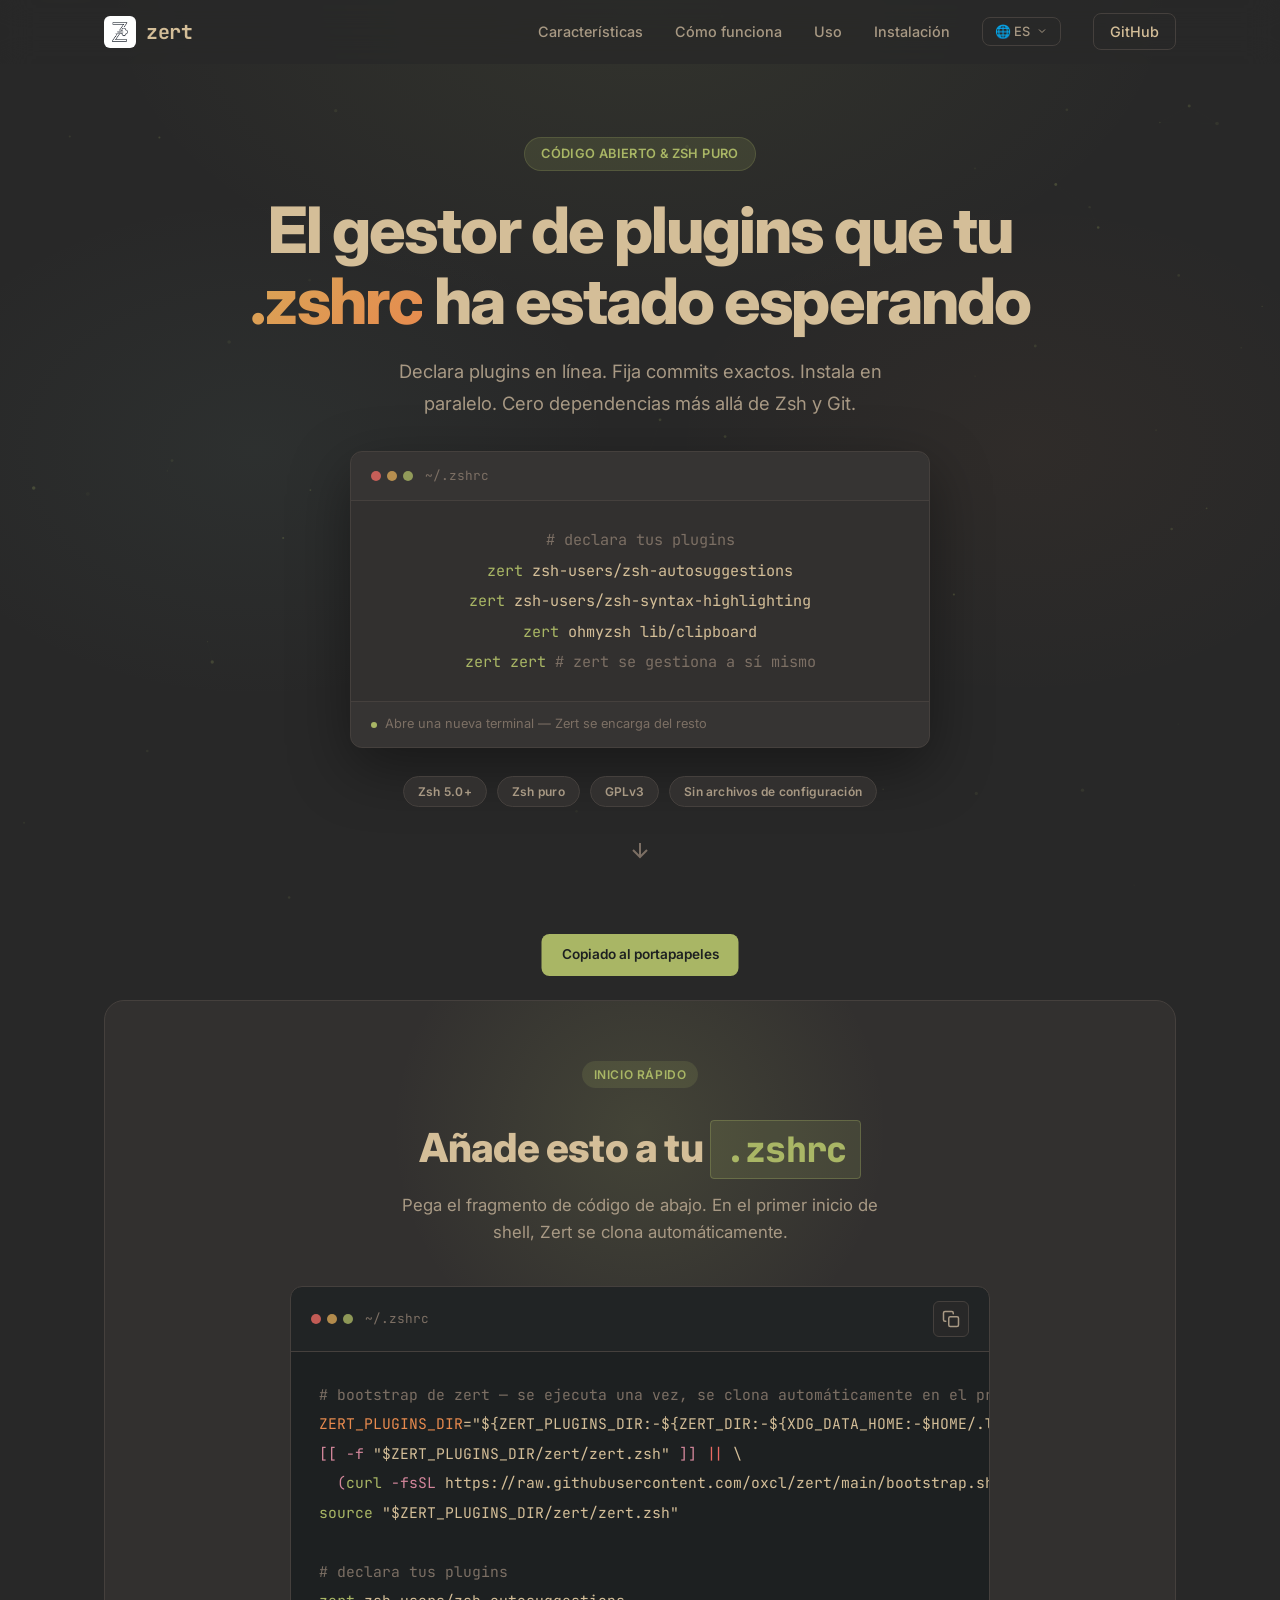
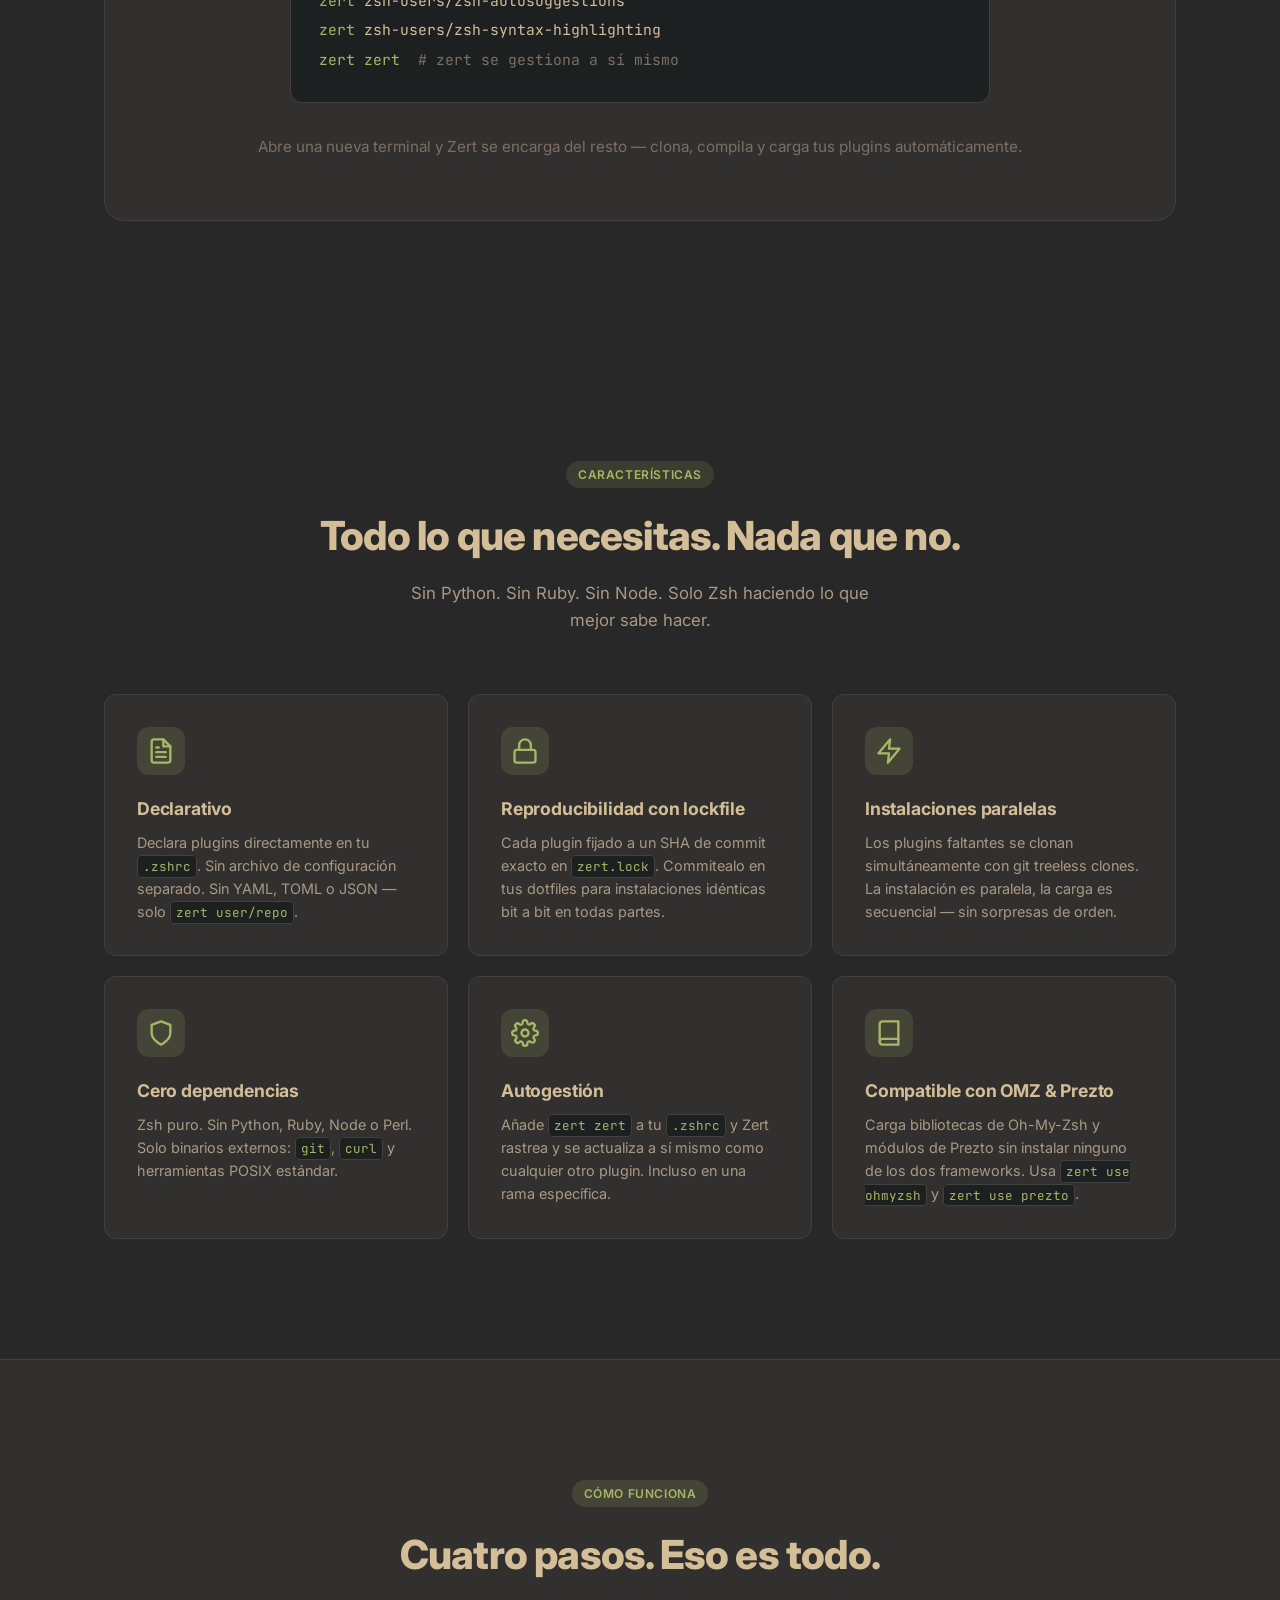
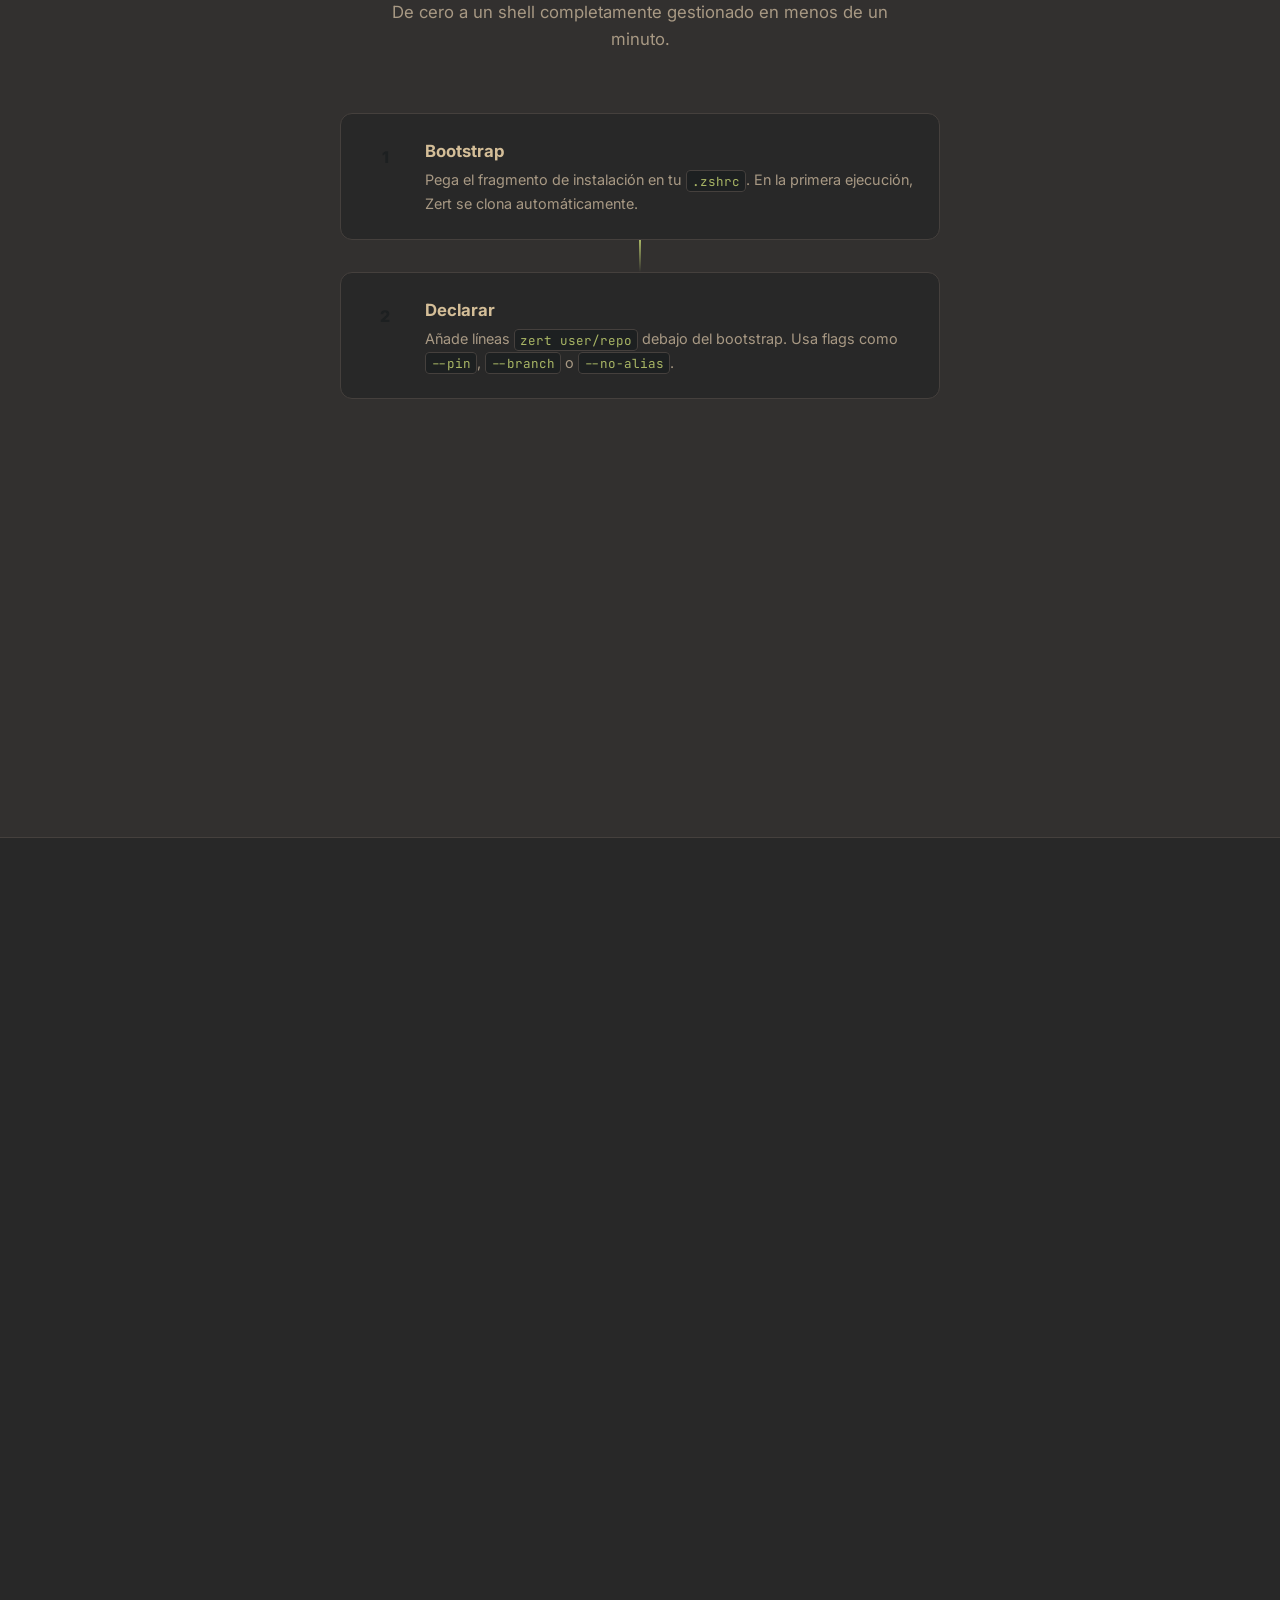
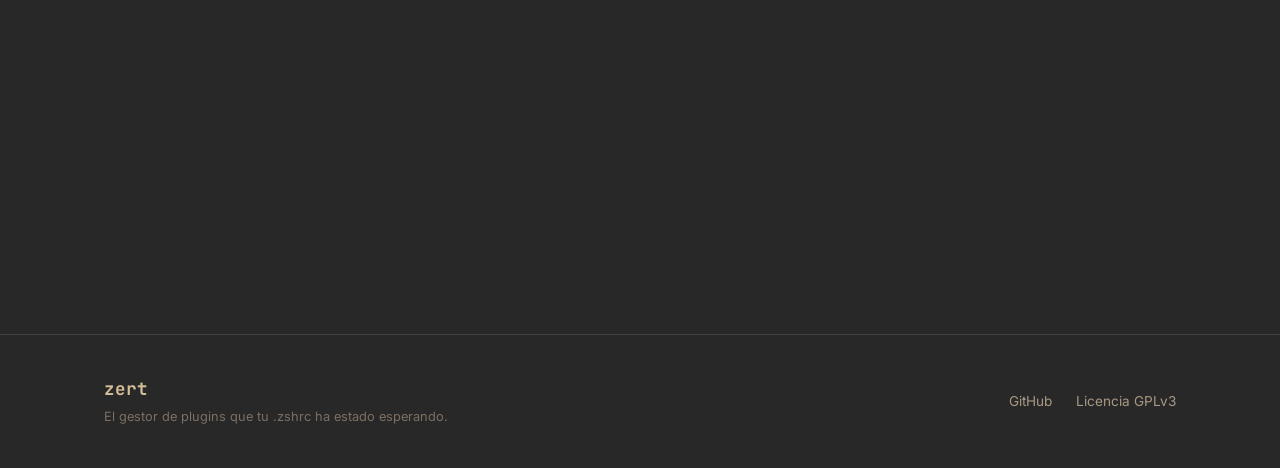
<file: website/es.html>
<!DOCTYPE html>
<html lang="es">
<head>
  <meta charset="UTF-8">
  <meta name="viewport" content="width=device-width, initial-scale=1.0">
  <title>Zert — El gestor de plugins que tu .zshrc ha estado esperando</title>
  <meta name="description" content="Zert es un gestor de plugins puro para Zsh con archivos de bloqueo estilo npm, instalaciones paralelas y configuración declarativa inline.">
  <link rel="icon" href="data:image/svg+xml,<svg xmlns='http://www.w3.org/2000/svg' viewBox='0 0 100 100'><text y='.9em' font-size='90'>⚡</text></svg>">
  <meta name="theme-color" content="#282828">
  <link rel="preconnect" href="https://fonts.googleapis.com">
  <link rel="preconnect" href="https://fonts.gstatic.com" crossorigin>
  <link href="https://fonts.googleapis.com/css2?family=Inter:wght@400;500;600;700;800&family=JetBrains+Mono:wght@400;500&display=swap" rel="stylesheet">
  <link rel="stylesheet" href="style.css">
</head>
<body>
  <nav class="nav" id="nav">
    <div class="nav-inner">
      <a href="index.html" class="nav-logo">
        <img src="logo.png" alt="Zert" class="nav-logo-img">
        <span class="nav-logo-text">zert</span>
      </a>
      <button class="nav-toggle" id="navToggle" aria-label="Alternar menú">
        <span></span><span></span><span></span>
      </button>
      <ul class="nav-links" id="navLinks">
        <li><a href="#features">Características</a></li>
        <li><a href="#how-it-works">Cómo funciona</a></li>
        <li><a href="#usage">Uso</a></li>
        <li><a href="#install">Instalación</a></li>
        <li>
          <div class="nav-lang" id="navLang">
            <button class="nav-lang-btn" id="navLangBtn" aria-label="Seleccionar idioma">
              🌐 ES
              <svg width="12" height="12" viewBox="0 0 24 24" fill="none" stroke="currentColor" stroke-width="2"><path d="M6 9l6 6 6-6"/></svg>
            </button>
            <div class="nav-lang-dropdown" id="navLangDropdown">
              <a href="index.html" class="nav-lang-option">🇺🇸 English</a>
              <a href="zh.html" class="nav-lang-option">🇨🇳 中文</a>
              <a href="ru.html" class="nav-lang-option">🇷🇺 Русский</a>
              <a href="es.html" class="nav-lang-option active">🇪🇸 Español</a>
              <a href="pt.html" class="nav-lang-option">🇧🇷 Português</a>
            </div>
          </div>
        </li>
        <li><a href="https://github.com/oxcl/zert" target="_blank" rel="noopener" class="nav-github">GitHub</a></li>
      </ul>
    </div>
  </nav>

  <main>
    <section class="hero" id="hero">
      <div class="hero-bg">
        <div class="hero-gradient"></div>
        <canvas id="heroCanvas"></canvas>
      </div>
      <div class="hero-content">
        <div class="hero-badge animate-in">Código abierto &amp; Zsh puro</div>
        <h1 class="hero-title animate-in">
          El gestor de plugins que tu
          <span class="hero-highlight">.zshrc</span>
          ha estado esperando
        </h1>
        <p class="hero-subtitle animate-in">
          Declara plugins en línea. Fija commits exactos. Instala en paralelo.
          Cero dependencias más allá de Zsh y Git.
        </p>
        <div class="hero-demo animate-in">
          <div class="demo-card">
            <div class="demo-header">
              <div class="terminal-dots">
                <span></span><span></span><span></span>
              </div>
              <span class="demo-title">~/.zshrc</span>
            </div>
            <div class="demo-body">
              <div class="demo-line"><span class="demo-comment"># declara tus plugins</span></div>
              <div class="demo-line"><span class="demo-keyword">zert</span> zsh-users/zsh-autosuggestions</div>
              <div class="demo-line"><span class="demo-keyword">zert</span> zsh-users/zsh-syntax-highlighting</div>
              <div class="demo-line"><span class="demo-keyword">zert</span> ohmyzsh lib/clipboard</div>
              <div class="demo-line"><span class="demo-keyword">zert</span> <span class="demo-keyword">zert</span> <span class="demo-comment"># zert se gestiona a sí mismo</span></div>
            </div>
            <div class="demo-footer">
              <span class="demo-status"></span>
              Abre una nueva terminal — Zert se encarga del resto
            </div>
          </div>
        </div>
        <div class="hero-badges animate-in">
          <span class="badge">Zsh 5.0+</span>
          <span class="badge">Zsh puro</span>
          <span class="badge">GPLv3</span>
          <span class="badge">Sin archivos de configuración</span>
        </div>
      </div>
      <div class="hero-scroll-hint">
        <svg width="24" height="24" viewBox="0 0 24 24" fill="none" stroke="currentColor" stroke-width="2"><path d="M12 5v14M5 12l7 7 7-7"/></svg>
      </div>
    </section>

    <section class="bootstrap-section" id="install">
      <div class="container">
        <div class="bootstrap-card reveal">
          <div class="bootstrap-glow"></div>
          <div class="bootstrap-header">
            <span class="section-tag">Inicio rápido</span>
            <h2>Añade esto a tu <code>.zshrc</code></h2>
            <p>Pega el fragmento de código de abajo. En el primer inicio de shell, Zert se clona automáticamente.</p>
          </div>
          <div class="bootstrap-code">
            <div class="bootstrap-code-header">
              <div class="terminal-dots">
                <span></span><span></span><span></span>
              </div>
              <span>~/.zshrc</span>
              <button class="copy-btn" data-copy='ZERT_PLUGINS_DIR="${ZERT_PLUGINS_DIR:-${ZERT_DIR:-${XDG_DATA_HOME:-$HOME/.local/share}/zert}/plugins}"; \
[[ -f "$ZERT_PLUGINS_DIR/zert/zert.zsh" ]] || \
(curl -fsSL https://raw.githubusercontent.com/oxcl/zert/main/bootstrap.sh | zsh); \
source "$ZERT_PLUGINS_DIR/zert/zert.zsh"

# declare plugins
zert zsh-users/zsh-autosuggestions
zert zsh-users/zsh-syntax-highlighting' aria-label="Copiar código">
                <svg width="18" height="18" viewBox="0 0 24 24" fill="none" stroke="currentColor" stroke-width="2" stroke-linecap="round" stroke-linejoin="round"><rect x="9" y="9" width="13" height="13" rx="2"/><path d="M5 15H4a2 2 0 01-2-2V4a2 2 0 012-2h9a2 2 0 012 2v1"/></svg>
              </button>
            </div>
            <pre class="bootstrap-pre"><code><span class="code-comment"># bootstrap de zert — se ejecuta una vez, se clona automáticamente en el primer inicio</span>
<span class="code-var">ZERT_PLUGINS_DIR</span>=<span class="code-string">"${ZERT_PLUGINS_DIR:-${ZERT_DIR:-${XDG_DATA_HOME:-$HOME/.local/share}/zert}/plugins}"</span>
<span class="code-kw">[[</span> <span class="code-flag">-f</span> <span class="code-string">"$ZERT_PLUGINS_DIR/zert/zert.zsh"</span> <span class="code-kw">]]</span> <span class="code-operator">||</span> \
  <span class="code-kw">(</span><span class="code-cmd">curl</span> <span class="code-flag">-fsSL</span> https://raw.githubusercontent.com/oxcl/zert/main/bootstrap.sh <span class="code-operator">|</span> <span class="code-cmd">zsh</span><span class="code-kw">)</span>
<span class="code-cmd">source</span> <span class="code-string">"$ZERT_PLUGINS_DIR/zert/zert.zsh"</span>

<span class="code-comment"># declara tus plugins</span>
<span class="code-cmd">zert</span> zsh-users/zsh-autosuggestions
<span class="code-cmd">zert</span> zsh-users/zsh-syntax-highlighting
<span class="code-cmd">zert</span> <span class="code-cmd">zert</span>  <span class="code-comment"># zert se gestiona a sí mismo</span></code></pre>
          </div>
          <p class="bootstrap-note">Abre una nueva terminal y Zert se encarga del resto — clona, compila y carga tus plugins automáticamente.</p>
        </div>
      </div>
    </section>

    <section class="features" id="features">
      <div class="container">
        <div class="section-header reveal">
          <span class="section-tag">Características</span>
          <h2>Todo lo que necesitas. Nada que no.</h2>
          <p>Sin Python. Sin Ruby. Sin Node. Solo Zsh haciendo lo que mejor sabe hacer.</p>
        </div>
        <div class="features-grid">
          <div class="feature-card reveal">
            <div class="feature-icon">
              <svg width="28" height="28" viewBox="0 0 24 24" fill="none" stroke="currentColor" stroke-width="2" stroke-linecap="round" stroke-linejoin="round"><path d="M14 2H6a2 2 0 00-2 2v16a2 2 0 002 2h12a2 2 0 002-2V8z"/><polyline points="14 2 14 8 20 8"/><line x1="16" y1="13" x2="8" y2="13"/><line x1="16" y1="17" x2="8" y2="17"/><polyline points="10 9 9 9 8 9"/></svg>
            </div>
            <h3>Declarativo</h3>
            <p>Declara plugins directamente en tu <code>.zshrc</code>. Sin archivo de configuración separado. Sin YAML, TOML o JSON — solo <code>zert user/repo</code>.</p>
          </div>
          <div class="feature-card reveal">
            <div class="feature-icon">
              <svg width="28" height="28" viewBox="0 0 24 24" fill="none" stroke="currentColor" stroke-width="2" stroke-linecap="round" stroke-linejoin="round"><rect x="3" y="11" width="18" height="11" rx="2" ry="2"/><path d="M7 11V7a5 5 0 0110 0v4"/></svg>
            </div>
            <h3>Reproducibilidad con lockfile</h3>
            <p>Cada plugin fijado a un SHA de commit exacto en <code>zert.lock</code>. Commitealo en tus dotfiles para instalaciones idénticas bit a bit en todas partes.</p>
          </div>
          <div class="feature-card reveal">
            <div class="feature-icon">
              <svg width="28" height="28" viewBox="0 0 24 24" fill="none" stroke="currentColor" stroke-width="2" stroke-linecap="round" stroke-linejoin="round"><polygon points="13 2 3 14 12 14 11 22 21 10 12 10 13 2"/></svg>
            </div>
            <h3>Instalaciones paralelas</h3>
            <p>Los plugins faltantes se clonan simultáneamente con git treeless clones. La instalación es paralela, la carga es secuencial — sin sorpresas de orden.</p>
          </div>
          <div class="feature-card reveal">
            <div class="feature-icon">
              <svg width="28" height="28" viewBox="0 0 24 24" fill="none" stroke="currentColor" stroke-width="2" stroke-linecap="round" stroke-linejoin="round"><path d="M12 22s8-4 8-10V5l-8-3-8 3v7c0 6 8 10 8 10z"/></svg>
            </div>
            <h3>Cero dependencias</h3>
            <p>Zsh puro. Sin Python, Ruby, Node o Perl. Solo binarios externos: <code>git</code>, <code>curl</code> y herramientas POSIX estándar.</p>
          </div>
          <div class="feature-card reveal">
            <div class="feature-icon">
              <svg width="28" height="28" viewBox="0 0 24 24" fill="none" stroke="currentColor" stroke-width="2" stroke-linecap="round" stroke-linejoin="round"><circle cx="12" cy="12" r="3"/><path d="M19.4 15a1.65 1.65 0 00.33 1.82l.06.06a2 2 0 010 2.83 2 2 0 01-2.83 0l-.06-.06a1.65 1.65 0 00-1.82-.33 1.65 1.65 0 00-1 1.51V21a2 2 0 01-4 0v-.09A1.65 1.65 0 009 19.4a1.65 1.65 0 00-1.82.33l-.06.06a2 2 0 01-2.83-2.83l.06-.06A1.65 1.65 0 004.68 15a1.65 1.65 0 00-1.51-1H3a2 2 0 010-4h.09A1.65 1.65 0 004.6 9a1.65 1.65 0 00-.33-1.82l-.06-.06a2 2 0 012.83-2.83l.06.06A1.65 1.65 0 009 4.68a1.65 1.65 0 001-1.51V3a2 2 0 014 0v.09a1.65 1.65 0 001 1.51 1.65 1.65 0 001.82-.33l.06-.06a2 2 0 012.83 2.83l-.06.06A1.65 1.65 0 0019.4 9a1.65 1.65 0 001.51 1H21a2 2 0 010 4h-.09a1.65 1.65 0 00-1.51 1z"/></svg>
            </div>
            <h3>Autogestión</h3>
            <p>Añade <code>zert zert</code> a tu <code>.zshrc</code> y Zert rastrea y se actualiza a sí mismo como cualquier otro plugin. Incluso en una rama específica.</p>
          </div>
          <div class="feature-card reveal">
            <div class="feature-icon">
              <svg width="28" height="28" viewBox="0 0 24 24" fill="none" stroke="currentColor" stroke-width="2" stroke-linecap="round" stroke-linejoin="round"><path d="M4 19.5A2.5 2.5 0 016.5 17H20"/><path d="M6.5 2H20v20H6.5A2.5 2.5 0 014 19.5v-15A2.5 2.5 0 016.5 2z"/></svg>
            </div>
            <h3>Compatible con OMZ &amp; Prezto</h3>
            <p>Carga bibliotecas de Oh-My-Zsh y módulos de Prezto sin instalar ninguno de los dos frameworks. Usa <code>zert use ohmyzsh</code> y <code>zert use prezto</code>.</p>
          </div>
        </div>
      </div>
    </section>

    <section class="how-it-works" id="how-it-works">
      <div class="container">
        <div class="section-header reveal">
          <span class="section-tag">Cómo funciona</span>
          <h2>Cuatro pasos. Eso es todo.</h2>
          <p>De cero a un shell completamente gestionado en menos de un minuto.</p>
        </div>
        <div class="steps">
          <div class="step reveal">
            <div class="step-number">1</div>
            <div class="step-content">
              <h3>Bootstrap</h3>
              <p>Pega el fragmento de instalación en tu <code>.zshrc</code>. En la primera ejecución, Zert se clona automáticamente.</p>
            </div>
          </div>
          <div class="step-connector reveal"></div>
          <div class="step reveal">
            <div class="step-number">2</div>
            <div class="step-content">
              <h3>Declarar</h3>
              <p>Añade líneas <code>zert user/repo</code> debajo del bootstrap. Usa flags como <code>--pin</code>, <code>--branch</code> o <code>--no-alias</code>.</p>
            </div>
          </div>
          <div class="step-connector reveal"></div>
          <div class="step reveal">
            <div class="step-number">3</div>
            <div class="step-content">
              <h3>Instalar</h3>
              <p>Abre un nuevo shell. Zert detecta plugins faltantes, los clona en paralelo, compila y escribe <code>zert.lock</code>.</p>
            </div>
          </div>
          <div class="step-connector reveal"></div>
          <div class="step reveal">
            <div class="step-number">4</div>
            <div class="step-content">
              <h3>Cargar</h3>
              <p>Los plugins se cargan secuencialmente en orden de declaración. Tu shell está listo. Commitea <code>zert.lock</code> para reproducibilidad.</p>
            </div>
          </div>
        </div>
      </div>
    </section>

    <section class="usage" id="usage">
      <div class="container">
        <div class="section-header reveal">
          <span class="section-tag">Uso</span>
          <h2>Sintaxis simple. Características potentes.</h2>
          <p>Todo se configura en línea en tu <code>.zshrc</code>.</p>
        </div>
        <div class="usage-tabs reveal">
          <div class="tab-buttons">
            <button class="tab-btn active" data-tab="declare">Declarar</button>
            <button class="tab-btn" data-tab="flags">Flags</button>
            <button class="tab-btn" data-tab="commands">Comandos</button>
            <button class="tab-btn" data-tab="lockfile">Lockfile</button>
          </div>
          <div class="tab-panels">
            <div class="tab-panel active" id="tab-declare">
              <div class="code-block">
                <div class="code-header">
                  <span>~/.zshrc</span>
                  <button class="copy-btn" data-copy="zert zert                           # zert manages itself
zert use ohmyzsh                     # enable Oh-My-Zsh compatibility
zert ohmyzsh lib/clipboard           # OMZ library
zert use prezto                      # enable Prezto compatibility
zert prezto modules/utility          # Prezto module
zert zsh-users/zsh-autosuggestions   # GitHub shorthand
zert https://github.com/user/repo    # full URL
zert user/repo --branch dev          # track a branch
zert /home/me/my-plugin              # local plugin" aria-label="Copiar código">
                    <svg width="16" height="16" viewBox="0 0 24 24" fill="none" stroke="currentColor" stroke-width="2" stroke-linecap="round" stroke-linejoin="round"><rect x="9" y="9" width="13" height="13" rx="2"/><path d="M5 15H4a2 2 0 01-2-2V4a2 2 0 012-2h9a2 2 0 012 2v1"/></svg>
                  </button>
                </div>
                <pre><code><span class="code-comment"># Autogestión</span>
<span class="code-cmd">zert</span> zert  <span class="code-comment"># zert se gestiona a sí mismo</span>

<span class="code-comment"># Compatibilidad con Oh-My-Zsh / Prezto</span>
<span class="code-cmd">zert</span> use ohmyzsh
<span class="code-cmd">zert</span> ohmyzsh lib/clipboard
<span class="code-cmd">zert</span> use prezto
<span class="code-cmd">zert</span> prezto modules/utility

<span class="code-comment"># Abreviatura de GitHub</span>
<span class="code-cmd">zert</span> zsh-users/zsh-autosuggestions

<span class="code-comment"># URL completa</span>
<span class="code-cmd">zert</span> https://github.com/user/repo

<span class="code-comment"># Rastrear una rama</span>
<span class="code-cmd">zert</span> user/repo <span class="code-flag">--branch</span> dev

<span class="code-comment"># Plugin local</span>
<span class="code-cmd">zert</span> /home/me/my-plugin</code></pre>
              </div>
            </div>
            <div class="tab-panel" id="tab-flags">
              <div class="code-block">
                <div class="code-header">
                  <span>Flags de plugins</span>
                  <button class="copy-btn" data-copy="zert user/plugin --pin abc123        # pin to commit
zert user/plugin --branch dev         # track branch
zert user/plugin --no-alias           # skip aliases
zert user/plugin --no-completion      # skip completions
zert user/plugin --only-completion    # completions only" aria-label="Copiar código">
                    <svg width="16" height="16" viewBox="0 0 24 24" fill="none" stroke="currentColor" stroke-width="2" stroke-linecap="round" stroke-linejoin="round"><rect x="9" y="9" width="13" height="13" rx="2"/><path d="M5 15H4a2 2 0 01-2-2V4a2 2 0 012-2h9a2 2 0 012 2v1"/></svg>
                  </button>
                </div>
                <pre><code><span class="code-comment"># Fijar en un commit específico</span>
<span class="code-cmd">zert</span> user/plugin <span class="code-flag">--pin</span> abc123def

<span class="code-comment"># Rastrear una rama en lugar de la predeterminada</span>
<span class="code-cmd">zert</span> user/plugin <span class="code-flag">--branch</span> dev

<span class="code-comment"># Saltar carga de aliases</span>
<span class="code-cmd">zert</span> user/plugin <span class="code-flag">--no-alias</span>

<span class="code-comment"># Saltar carga de completions</span>
<span class="code-cmd">zert</span> user/plugin <span class="code-flag">--no-completion</span>

<span class="code-comment"># Cargar solo completions</span>
<span class="code-cmd">zert</span> user/plugin <span class="code-flag">--only-completion</span></code></pre>
              </div>
            </div>
            <div class="tab-panel" id="tab-commands">
              <div class="code-block">
                <div class="code-header">
                  <span>Subcomandos</span>
                  <button class="copy-btn" data-copy="zert list      # show installed plugins
zert update    # update all plugins
zert prune     # remove unused plugins" aria-label="Copiar código">
                    <svg width="16" height="16" viewBox="0 0 24 24" fill="none" stroke="currentColor" stroke-width="2" stroke-linecap="round" stroke-linejoin="round"><rect x="9" y="9" width="13" height="13" rx="2"/><path d="M5 15H4a2 2 0 01-2-2V4a2 2 0 012-2h9a2 2 0 012 2v1"/></svg>
                  </button>
                </div>
                <pre><code><span class="code-cmd">zert</span> list     <span class="code-comment"># mostrar plugins instalados</span>
<span class="code-cmd">zert</span> update   <span class="code-comment"># actualizar todos los plugins</span>
<span class="code-cmd">zert</span> prune    <span class="code-comment"># eliminar plugins no utilizados</span></code></pre>
              </div>
            </div>
            <div class="tab-panel" id="tab-lockfile">
              <div class="code-block">
                <div class="code-header">
                  <span>zert.lock</span>
                  <button class="copy-btn" data-copy="# AUTO-GENERATED FILE. DO NOT EDIT MANUALLY.
# Commit this file to version control for reproducible installs.
version::1
zert::git::https://github.com/oxcl/zert::a1b2c3d4e5f6::
zsh-autosuggestions::git::https://github.com/zsh-users/zsh-autosuggestions::f7g8h9i0j1k2::
clipboard::ohmyzsh::https://github.com/ohmyzsh/ohmyzsh::l3m4n5o6p7q8::
my-plugin::local::::r9s0t1u2v3w4::" aria-label="Copiar código">
                    <svg width="16" height="16" viewBox="0 0 24 24" fill="none" stroke="currentColor" stroke-width="2" stroke-linecap="round" stroke-linejoin="round"><rect x="9" y="9" width="13" height="13" rx="2"/><path d="M5 15H4a2 2 0 01-2-2V4a2 2 0 012-2h9a2 2 0 012 2v1"/></svg>
                  </button>
                </div>
                <pre><code><span class="code-comment"># ARCHIVO GENERADO AUTOMÁTICAMENTE. NO EDITAR MANUALMENTE.</span>
<span class="code-comment"># Commitea este archivo en el control de versiones para instalaciones reproducibles.</span>
version::1
zert::git::https://github.com/oxcl/zert::<span class="code-sha">a1b2c3d</span>::
zsh-autosuggestions::git::https://github.com/zsh-users/zsh-autosuggestions::<span class="code-sha">f7g8h9i</span>::
clipboard::ohmyzsh::https://github.com/ohmyzsh/ohmyzsh::<span class="code-sha">l3m4n5o</span>::
my-plugin::local::::<span class="code-sha">r9s0t1u</span>::</code></pre>
              </div>
            </div>
          </div>
        </div>
      </div>
    </section>
  </main>

  <footer class="footer">
    <div class="container">
      <div class="footer-inner">
        <div class="footer-left">
          <span class="footer-logo">zert</span>
          <p>El gestor de plugins que tu .zshrc ha estado esperando.</p>
        </div>
        <div class="footer-right">
          <a href="https://github.com/oxcl/zert" target="_blank" rel="noopener">GitHub</a>
          <a href="https://github.com/oxcl/zert/blob/main/LICENSE" target="_blank" rel="noopener">Licencia GPLv3</a>
        </div>
      </div>
    </div>
  </footer>

  <div class="toast" id="toast">Copiado al portapapeles</div>
  <script src="script.js"></script>
</body>
</html>
</file>
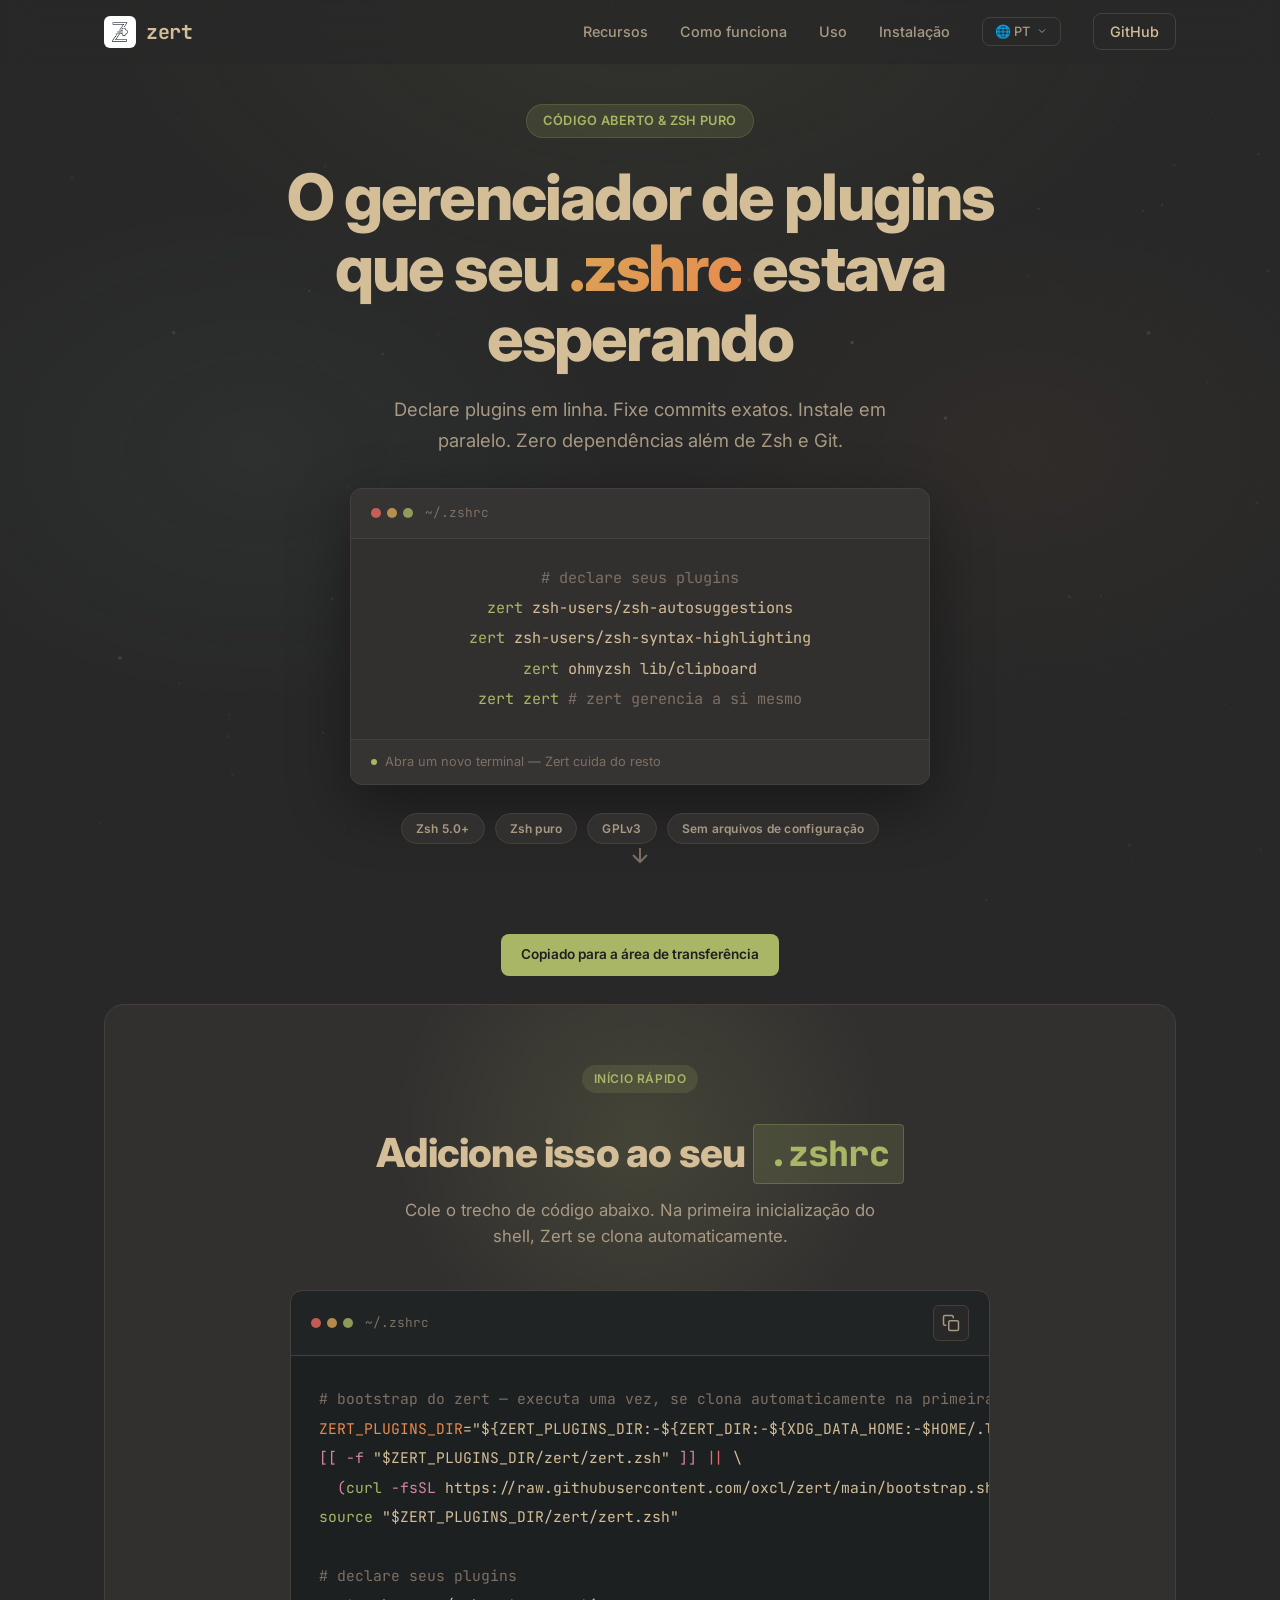
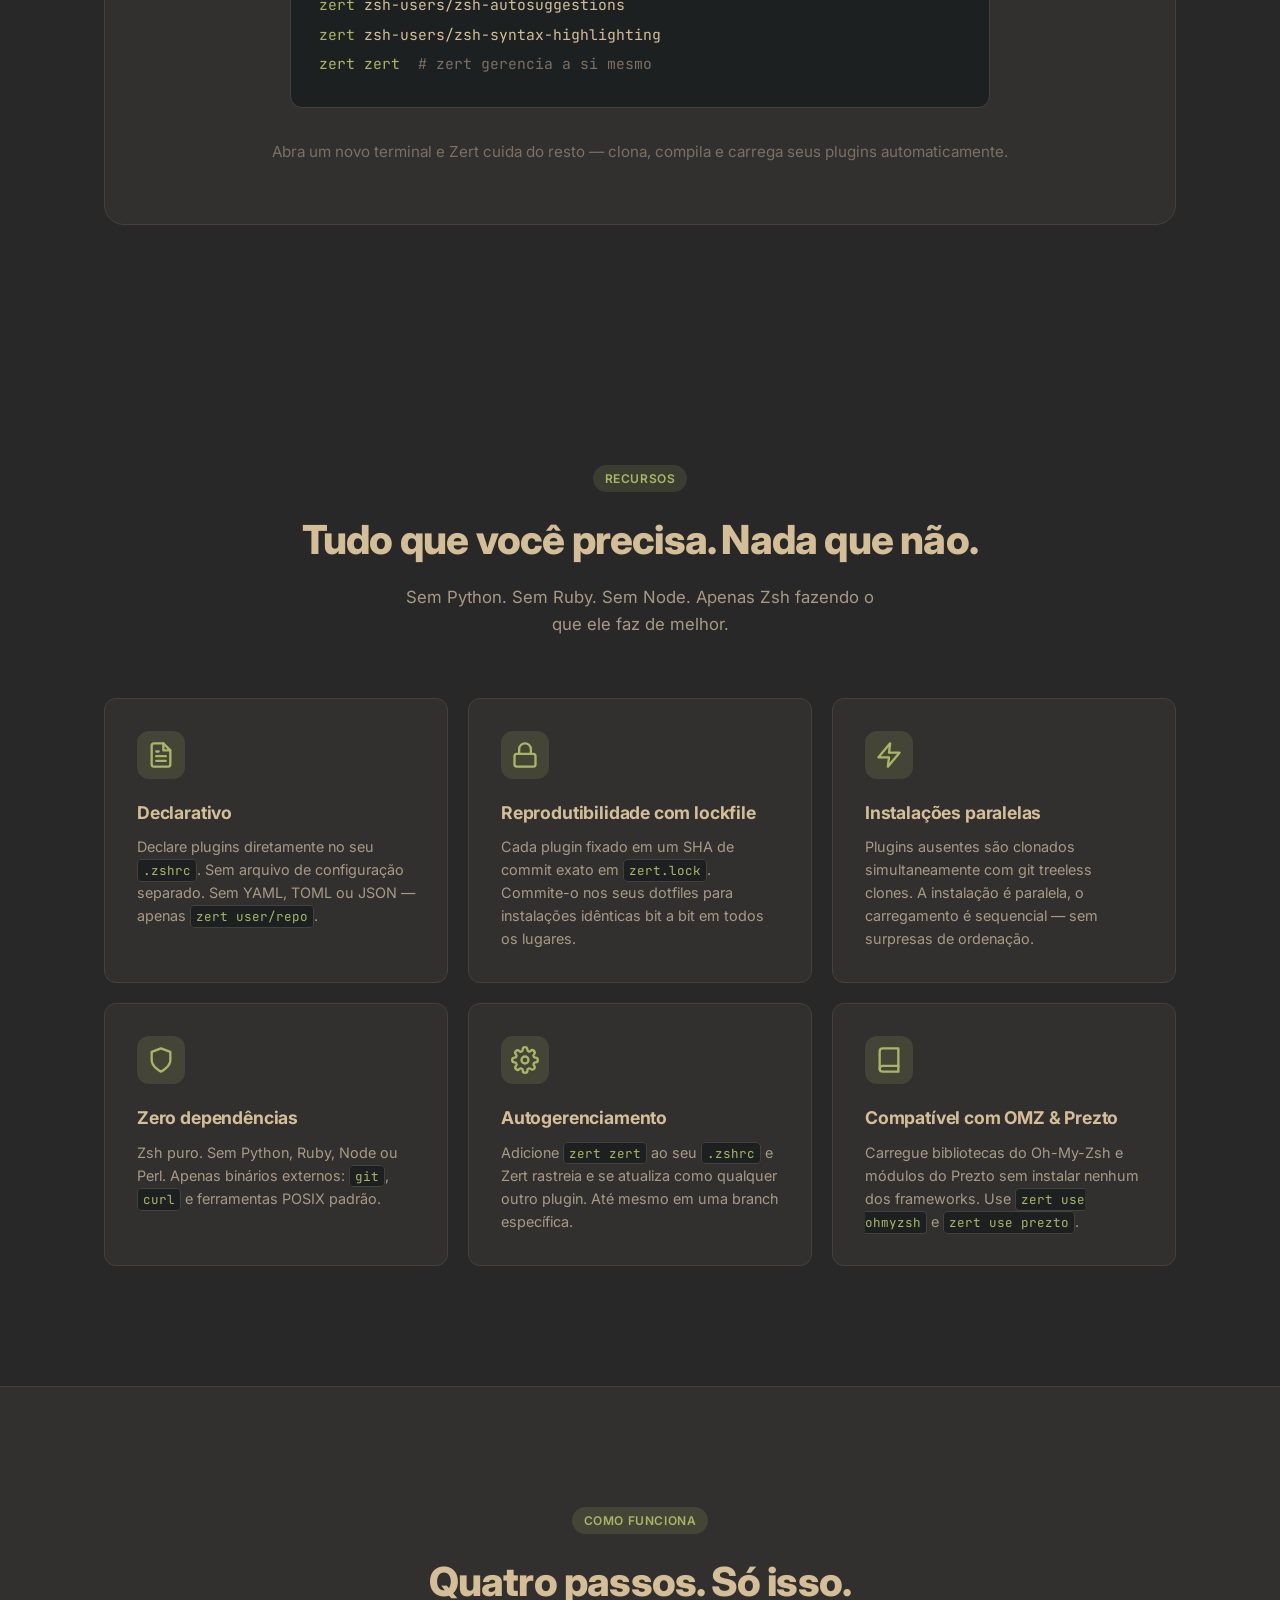
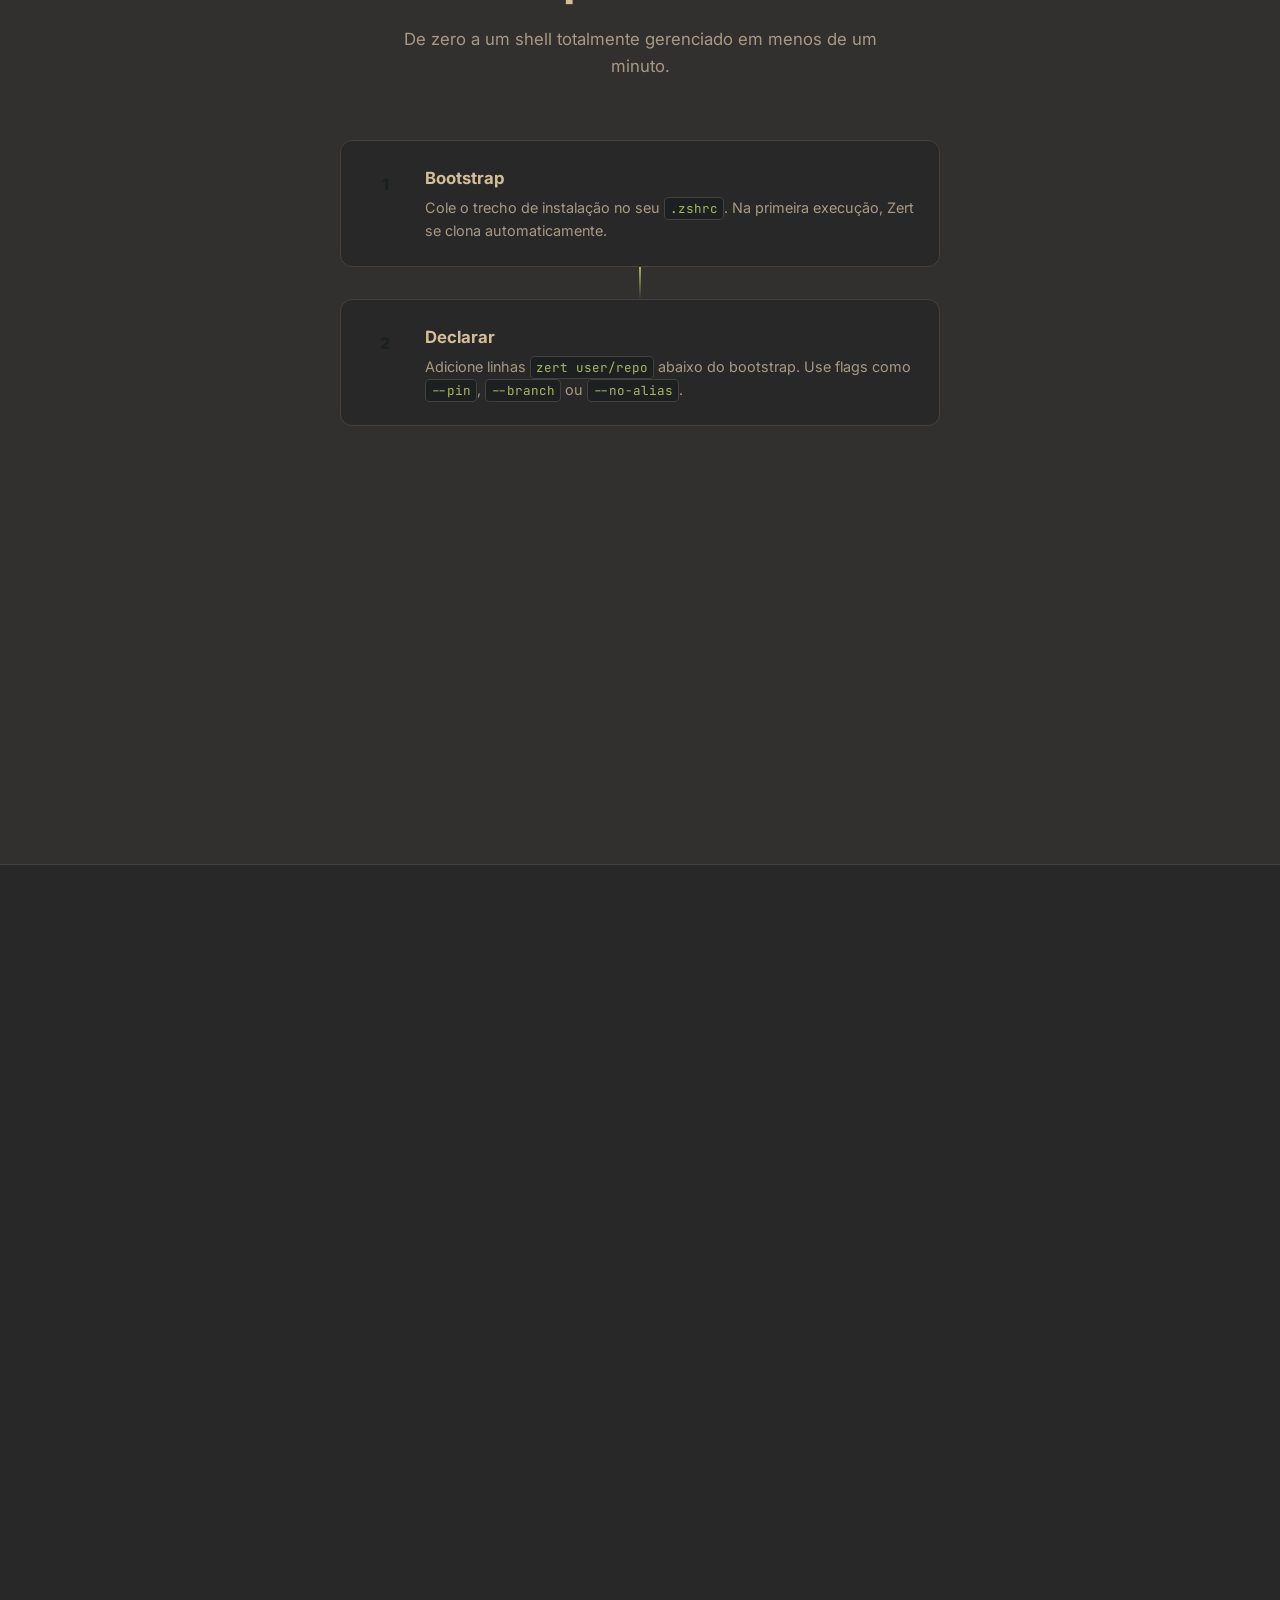
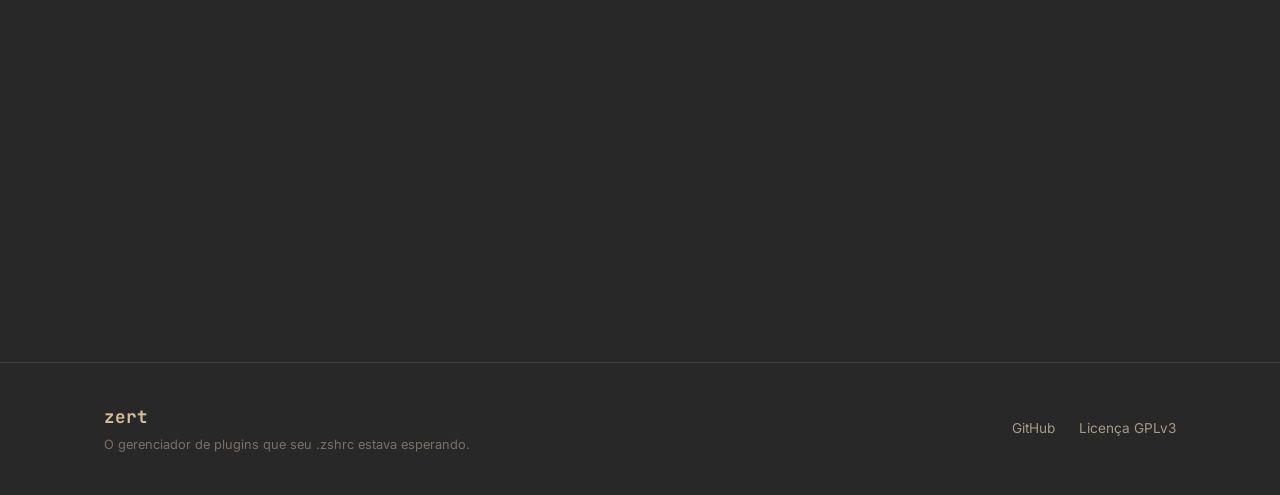
<file: website/pt.html>
<!DOCTYPE html>
<html lang="pt-BR">
<head>
  <meta charset="UTF-8">
  <meta name="viewport" content="width=device-width, initial-scale=1.0">
  <title>Zert — O gerenciador de plugins que seu .zshrc estava esperando</title>
  <meta name="description" content="Zert é um gerenciador de plugins puro para Zsh com arquivos de bloqueio estilo npm, instalações paralelas e configuração declarativa inline.">
  <link rel="icon" href="data:image/svg+xml,<svg xmlns='http://www.w3.org/2000/svg' viewBox='0 0 100 100'><text y='.9em' font-size='90'>⚡</text></svg>">
  <meta name="theme-color" content="#282828">
  <link rel="preconnect" href="https://fonts.googleapis.com">
  <link rel="preconnect" href="https://fonts.gstatic.com" crossorigin>
  <link href="https://fonts.googleapis.com/css2?family=Inter:wght@400;500;600;700;800&family=JetBrains+Mono:wght@400;500&display=swap" rel="stylesheet">
  <link rel="stylesheet" href="style.css">
</head>
<body>
  <nav class="nav" id="nav">
    <div class="nav-inner">
      <a href="index.html" class="nav-logo">
        <img src="logo.png" alt="Zert" class="nav-logo-img">
        <span class="nav-logo-text">zert</span>
      </a>
      <button class="nav-toggle" id="navToggle" aria-label="Alternar menu">
        <span></span><span></span><span></span>
      </button>
      <ul class="nav-links" id="navLinks">
        <li><a href="#features">Recursos</a></li>
        <li><a href="#how-it-works">Como funciona</a></li>
        <li><a href="#usage">Uso</a></li>
        <li><a href="#install">Instalação</a></li>
        <li>
          <div class="nav-lang" id="navLang">
            <button class="nav-lang-btn" id="navLangBtn" aria-label="Selecionar idioma">
              🌐 PT
              <svg width="12" height="12" viewBox="0 0 24 24" fill="none" stroke="currentColor" stroke-width="2"><path d="M6 9l6 6 6-6"/></svg>
            </button>
            <div class="nav-lang-dropdown" id="navLangDropdown">
              <a href="index.html" class="nav-lang-option">🇺🇸 English</a>
              <a href="zh.html" class="nav-lang-option">🇨🇳 中文</a>
              <a href="ru.html" class="nav-lang-option">🇷🇺 Русский</a>
              <a href="es.html" class="nav-lang-option">🇪🇸 Español</a>
              <a href="pt.html" class="nav-lang-option active">🇧🇷 Português</a>
            </div>
          </div>
        </li>
        <li><a href="https://github.com/oxcl/zert" target="_blank" rel="noopener" class="nav-github">GitHub</a></li>
      </ul>
    </div>
  </nav>

  <main>
    <section class="hero" id="hero">
      <div class="hero-bg">
        <div class="hero-gradient"></div>
        <canvas id="heroCanvas"></canvas>
      </div>
      <div class="hero-content">
        <div class="hero-badge animate-in">Código aberto &amp; Zsh puro</div>
        <h1 class="hero-title animate-in">
          O gerenciador de plugins que seu
          <span class="hero-highlight">.zshrc</span>
          estava esperando
        </h1>
        <p class="hero-subtitle animate-in">
          Declare plugins em linha. Fixe commits exatos. Instale em paralelo.
          Zero dependências além de Zsh e Git.
        </p>
        <div class="hero-demo animate-in">
          <div class="demo-card">
            <div class="demo-header">
              <div class="terminal-dots">
                <span></span><span></span><span></span>
              </div>
              <span class="demo-title">~/.zshrc</span>
            </div>
            <div class="demo-body">
              <div class="demo-line"><span class="demo-comment"># declare seus plugins</span></div>
              <div class="demo-line"><span class="demo-keyword">zert</span> zsh-users/zsh-autosuggestions</div>
              <div class="demo-line"><span class="demo-keyword">zert</span> zsh-users/zsh-syntax-highlighting</div>
              <div class="demo-line"><span class="demo-keyword">zert</span> ohmyzsh lib/clipboard</div>
              <div class="demo-line"><span class="demo-keyword">zert</span> <span class="demo-keyword">zert</span> <span class="demo-comment"># zert gerencia a si mesmo</span></div>
            </div>
            <div class="demo-footer">
              <span class="demo-status"></span>
              Abra um novo terminal — Zert cuida do resto
            </div>
          </div>
        </div>
        <div class="hero-badges animate-in">
          <span class="badge">Zsh 5.0+</span>
          <span class="badge">Zsh puro</span>
          <span class="badge">GPLv3</span>
          <span class="badge">Sem arquivos de configuração</span>
        </div>
      </div>
      <div class="hero-scroll-hint">
        <svg width="24" height="24" viewBox="0 0 24 24" fill="none" stroke="currentColor" stroke-width="2"><path d="M12 5v14M5 12l7 7 7-7"/></svg>
      </div>
    </section>

    <section class="bootstrap-section" id="install">
      <div class="container">
        <div class="bootstrap-card reveal">
          <div class="bootstrap-glow"></div>
          <div class="bootstrap-header">
            <span class="section-tag">Início rápido</span>
            <h2>Adicione isso ao seu <code>.zshrc</code></h2>
            <p>Cole o trecho de código abaixo. Na primeira inicialização do shell, Zert se clona automaticamente.</p>
          </div>
          <div class="bootstrap-code">
            <div class="bootstrap-code-header">
              <div class="terminal-dots">
                <span></span><span></span><span></span>
              </div>
              <span>~/.zshrc</span>
              <button class="copy-btn" data-copy='ZERT_PLUGINS_DIR="${ZERT_PLUGINS_DIR:-${ZERT_DIR:-${XDG_DATA_HOME:-$HOME/.local/share}/zert}/plugins}"; \
[[ -f "$ZERT_PLUGINS_DIR/zert/zert.zsh" ]] || \
(curl -fsSL https://raw.githubusercontent.com/oxcl/zert/main/bootstrap.sh | zsh); \
source "$ZERT_PLUGINS_DIR/zert/zert.zsh"

# declare plugins
zert zsh-users/zsh-autosuggestions
zert zsh-users/zsh-syntax-highlighting' aria-label="Copiar código">
                <svg width="18" height="18" viewBox="0 0 24 24" fill="none" stroke="currentColor" stroke-width="2" stroke-linecap="round" stroke-linejoin="round"><rect x="9" y="9" width="13" height="13" rx="2"/><path d="M5 15H4a2 2 0 01-2-2V4a2 2 0 012-2h9a2 2 0 012 2v1"/></svg>
              </button>
            </div>
            <pre class="bootstrap-pre"><code><span class="code-comment"># bootstrap do zert — executa uma vez, se clona automaticamente na primeira inicialização</span>
<span class="code-var">ZERT_PLUGINS_DIR</span>=<span class="code-string">"${ZERT_PLUGINS_DIR:-${ZERT_DIR:-${XDG_DATA_HOME:-$HOME/.local/share}/zert}/plugins}"</span>
<span class="code-kw">[[</span> <span class="code-flag">-f</span> <span class="code-string">"$ZERT_PLUGINS_DIR/zert/zert.zsh"</span> <span class="code-kw">]]</span> <span class="code-operator">||</span> \
  <span class="code-kw">(</span><span class="code-cmd">curl</span> <span class="code-flag">-fsSL</span> https://raw.githubusercontent.com/oxcl/zert/main/bootstrap.sh <span class="code-operator">|</span> <span class="code-cmd">zsh</span><span class="code-kw">)</span>
<span class="code-cmd">source</span> <span class="code-string">"$ZERT_PLUGINS_DIR/zert/zert.zsh"</span>

<span class="code-comment"># declare seus plugins</span>
<span class="code-cmd">zert</span> zsh-users/zsh-autosuggestions
<span class="code-cmd">zert</span> zsh-users/zsh-syntax-highlighting
<span class="code-cmd">zert</span> <span class="code-cmd">zert</span>  <span class="code-comment"># zert gerencia a si mesmo</span></code></pre>
          </div>
          <p class="bootstrap-note">Abra um novo terminal e Zert cuida do resto — clona, compila e carrega seus plugins automaticamente.</p>
        </div>
      </div>
    </section>

    <section class="features" id="features">
      <div class="container">
        <div class="section-header reveal">
          <span class="section-tag">Recursos</span>
          <h2>Tudo que você precisa. Nada que não.</h2>
          <p>Sem Python. Sem Ruby. Sem Node. Apenas Zsh fazendo o que ele faz de melhor.</p>
        </div>
        <div class="features-grid">
          <div class="feature-card reveal">
            <div class="feature-icon">
              <svg width="28" height="28" viewBox="0 0 24 24" fill="none" stroke="currentColor" stroke-width="2" stroke-linecap="round" stroke-linejoin="round"><path d="M14 2H6a2 2 0 00-2 2v16a2 2 0 002 2h12a2 2 0 002-2V8z"/><polyline points="14 2 14 8 20 8"/><line x1="16" y1="13" x2="8" y2="13"/><line x1="16" y1="17" x2="8" y2="17"/><polyline points="10 9 9 9 8 9"/></svg>
            </div>
            <h3>Declarativo</h3>
            <p>Declare plugins diretamente no seu <code>.zshrc</code>. Sem arquivo de configuração separado. Sem YAML, TOML ou JSON — apenas <code>zert user/repo</code>.</p>
          </div>
          <div class="feature-card reveal">
            <div class="feature-icon">
              <svg width="28" height="28" viewBox="0 0 24 24" fill="none" stroke="currentColor" stroke-width="2" stroke-linecap="round" stroke-linejoin="round"><rect x="3" y="11" width="18" height="11" rx="2" ry="2"/><path d="M7 11V7a5 5 0 0110 0v4"/></svg>
            </div>
            <h3>Reprodutibilidade com lockfile</h3>
            <p>Cada plugin fixado em um SHA de commit exato em <code>zert.lock</code>. Commite-o nos seus dotfiles para instalações idênticas bit a bit em todos os lugares.</p>
          </div>
          <div class="feature-card reveal">
            <div class="feature-icon">
              <svg width="28" height="28" viewBox="0 0 24 24" fill="none" stroke="currentColor" stroke-width="2" stroke-linecap="round" stroke-linejoin="round"><polygon points="13 2 3 14 12 14 11 22 21 10 12 10 13 2"/></svg>
            </div>
            <h3>Instalações paralelas</h3>
            <p>Plugins ausentes são clonados simultaneamente com git treeless clones. A instalação é paralela, o carregamento é sequencial — sem surpresas de ordenação.</p>
          </div>
          <div class="feature-card reveal">
            <div class="feature-icon">
              <svg width="28" height="28" viewBox="0 0 24 24" fill="none" stroke="currentColor" stroke-width="2" stroke-linecap="round" stroke-linejoin="round"><path d="M12 22s8-4 8-10V5l-8-3-8 3v7c0 6 8 10 8 10z"/></svg>
            </div>
            <h3>Zero dependências</h3>
            <p>Zsh puro. Sem Python, Ruby, Node ou Perl. Apenas binários externos: <code>git</code>, <code>curl</code> e ferramentas POSIX padrão.</p>
          </div>
          <div class="feature-card reveal">
            <div class="feature-icon">
              <svg width="28" height="28" viewBox="0 0 24 24" fill="none" stroke="currentColor" stroke-width="2" stroke-linecap="round" stroke-linejoin="round"><circle cx="12" cy="12" r="3"/><path d="M19.4 15a1.65 1.65 0 00.33 1.82l.06.06a2 2 0 010 2.83 2 2 0 01-2.83 0l-.06-.06a1.65 1.65 0 00-1.82-.33 1.65 1.65 0 00-1 1.51V21a2 2 0 01-4 0v-.09A1.65 1.65 0 009 19.4a1.65 1.65 0 00-1.82.33l-.06.06a2 2 0 01-2.83-2.83l.06-.06A1.65 1.65 0 004.68 15a1.65 1.65 0 00-1.51-1H3a2 2 0 010-4h.09A1.65 1.65 0 004.6 9a1.65 1.65 0 00-.33-1.82l-.06-.06a2 2 0 012.83-2.83l.06.06A1.65 1.65 0 009 4.68a1.65 1.65 0 001-1.51V3a2 2 0 014 0v.09a1.65 1.65 0 001 1.51 1.65 1.65 0 001.82-.33l.06-.06a2 2 0 012.83 2.83l-.06.06A1.65 1.65 0 0019.4 9a1.65 1.65 0 001.51 1H21a2 2 0 010 4h-.09a1.65 1.65 0 00-1.51 1z"/></svg>
            </div>
            <h3>Autogerenciamento</h3>
            <p>Adicione <code>zert zert</code> ao seu <code>.zshrc</code> e Zert rastreia e se atualiza como qualquer outro plugin. Até mesmo em uma branch específica.</p>
          </div>
          <div class="feature-card reveal">
            <div class="feature-icon">
              <svg width="28" height="28" viewBox="0 0 24 24" fill="none" stroke="currentColor" stroke-width="2" stroke-linecap="round" stroke-linejoin="round"><path d="M4 19.5A2.5 2.5 0 016.5 17H20"/><path d="M6.5 2H20v20H6.5A2.5 2.5 0 014 19.5v-15A2.5 2.5 0 016.5 2z"/></svg>
            </div>
            <h3>Compatível com OMZ &amp; Prezto</h3>
            <p>Carregue bibliotecas do Oh-My-Zsh e módulos do Prezto sem instalar nenhum dos frameworks. Use <code>zert use ohmyzsh</code> e <code>zert use prezto</code>.</p>
          </div>
        </div>
      </div>
    </section>

    <section class="how-it-works" id="how-it-works">
      <div class="container">
        <div class="section-header reveal">
          <span class="section-tag">Como funciona</span>
          <h2>Quatro passos. Só isso.</h2>
          <p>De zero a um shell totalmente gerenciado em menos de um minuto.</p>
        </div>
        <div class="steps">
          <div class="step reveal">
            <div class="step-number">1</div>
            <div class="step-content">
              <h3>Bootstrap</h3>
              <p>Cole o trecho de instalação no seu <code>.zshrc</code>. Na primeira execução, Zert se clona automaticamente.</p>
            </div>
          </div>
          <div class="step-connector reveal"></div>
          <div class="step reveal">
            <div class="step-number">2</div>
            <div class="step-content">
              <h3>Declarar</h3>
              <p>Adicione linhas <code>zert user/repo</code> abaixo do bootstrap. Use flags como <code>--pin</code>, <code>--branch</code> ou <code>--no-alias</code>.</p>
            </div>
          </div>
          <div class="step-connector reveal"></div>
          <div class="step reveal">
            <div class="step-number">3</div>
            <div class="step-content">
              <h3>Instalar</h3>
              <p>Abra um novo shell. Zert detecta plugins ausentes, os clona em paralelo, compila e escreve <code>zert.lock</code>.</p>
            </div>
          </div>
          <div class="step-connector reveal"></div>
          <div class="step reveal">
            <div class="step-number">4</div>
            <div class="step-content">
              <h3>Carregar</h3>
              <p>Os plugins são carregados sequencialmente na ordem de declaração. Seu shell está pronto. Commite <code>zert.lock</code> para reprodutibilidade.</p>
            </div>
          </div>
        </div>
      </div>
    </section>

    <section class="usage" id="usage">
      <div class="container">
        <div class="section-header reveal">
          <span class="section-tag">Uso</span>
          <h2>Sintaxe simples. Recursos poderosos.</h2>
          <p>Tudo é configurado em linha no seu <code>.zshrc</code>.</p>
        </div>
        <div class="usage-tabs reveal">
          <div class="tab-buttons">
            <button class="tab-btn active" data-tab="declare">Declarar</button>
            <button class="tab-btn" data-tab="flags">Flags</button>
            <button class="tab-btn" data-tab="commands">Comandos</button>
            <button class="tab-btn" data-tab="lockfile">Lockfile</button>
          </div>
          <div class="tab-panels">
            <div class="tab-panel active" id="tab-declare">
              <div class="code-block">
                <div class="code-header">
                  <span>~/.zshrc</span>
                  <button class="copy-btn" data-copy="zert zert                           # zert manages itself
zert use ohmyzsh                     # enable Oh-My-Zsh compatibility
zert ohmyzsh lib/clipboard           # OMZ library
zert use prezto                      # enable Prezto compatibility
zert prezto modules/utility          # Prezto module
zert zsh-users/zsh-autosuggestions   # GitHub shorthand
zert https://github.com/user/repo    # full URL
zert user/repo --branch dev          # track a branch
zert /home/me/my-plugin              # local plugin" aria-label="Copiar código">
                    <svg width="16" height="16" viewBox="0 0 24 24" fill="none" stroke="currentColor" stroke-width="2" stroke-linecap="round" stroke-linejoin="round"><rect x="9" y="9" width="13" height="13" rx="2"/><path d="M5 15H4a2 2 0 01-2-2V4a2 2 0 012-2h9a2 2 0 012 2v1"/></svg>
                  </button>
                </div>
                <pre><code><span class="code-comment"># Autogerenciamento</span>
<span class="code-cmd">zert</span> zert  <span class="code-comment"># zert gerencia a si mesmo</span>

<span class="code-comment"># Compatibilidade com Oh-My-Zsh / Prezto</span>
<span class="code-cmd">zert</span> use ohmyzsh
<span class="code-cmd">zert</span> ohmyzsh lib/clipboard
<span class="code-cmd">zert</span> use prezto
<span class="code-cmd">zert</span> prezto modules/utility

<span class="code-comment"># Abreviação do GitHub</span>
<span class="code-cmd">zert</span> zsh-users/zsh-autosuggestions

<span class="code-comment"># URL completa</span>
<span class="code-cmd">zert</span> https://github.com/user/repo

<span class="code-comment"># Rastrear uma branch</span>
<span class="code-cmd">zert</span> user/repo <span class="code-flag">--branch</span> dev

<span class="code-comment"># Plugin local</span>
<span class="code-cmd">zert</span> /home/me/my-plugin</code></pre>
              </div>
            </div>
            <div class="tab-panel" id="tab-flags">
              <div class="code-block">
                <div class="code-header">
                  <span>Flags de plugins</span>
                  <button class="copy-btn" data-copy="zert user/plugin --pin abc123        # pin to commit
zert user/plugin --branch dev         # track branch
zert user/plugin --no-alias           # skip aliases
zert user/plugin --no-completion      # skip completions
zert user/plugin --only-completion    # completions only" aria-label="Copiar código">
                    <svg width="16" height="16" viewBox="0 0 24 24" fill="none" stroke="currentColor" stroke-width="2" stroke-linecap="round" stroke-linejoin="round"><rect x="9" y="9" width="13" height="13" rx="2"/><path d="M5 15H4a2 2 0 01-2-2V4a2 2 0 012-2h9a2 2 0 012 2v1"/></svg>
                  </button>
                </div>
                <pre><code><span class="code-comment"># Fixar em um commit específico</span>
<span class="code-cmd">zert</span> user/plugin <span class="code-flag">--pin</span> abc123def

<span class="code-comment"># Rastrear uma branch em vez da padrão</span>
<span class="code-cmd">zert</span> user/plugin <span class="code-flag">--branch</span> dev

<span class="code-comment"># Pular carregamento de aliases</span>
<span class="code-cmd">zert</span> user/plugin <span class="code-flag">--no-alias</span>

<span class="code-comment"># Pular carregamento de completions</span>
<span class="code-cmd">zert</span> user/plugin <span class="code-flag">--no-completion</span>

<span class="code-comment"># Carregar apenas completions</span>
<span class="code-cmd">zert</span> user/plugin <span class="code-flag">--only-completion</span></code></pre>
              </div>
            </div>
            <div class="tab-panel" id="tab-commands">
              <div class="code-block">
                <div class="code-header">
                  <span>Subcomandos</span>
                  <button class="copy-btn" data-copy="zert list      # show installed plugins
zert update    # update all plugins
zert prune     # remove unused plugins" aria-label="Copiar código">
                    <svg width="16" height="16" viewBox="0 0 24 24" fill="none" stroke="currentColor" stroke-width="2" stroke-linecap="round" stroke-linejoin="round"><rect x="9" y="9" width="13" height="13" rx="2"/><path d="M5 15H4a2 2 0 01-2-2V4a2 2 0 012-2h9a2 2 0 012 2v1"/></svg>
                  </button>
                </div>
                <pre><code><span class="code-cmd">zert</span> list     <span class="code-comment"># mostrar plugins instalados</span>
<span class="code-cmd">zert</span> update   <span class="code-comment"># atualizar todos os plugins</span>
<span class="code-cmd">zert</span> prune    <span class="code-comment"># remover plugins não utilizados</span></code></pre>
              </div>
            </div>
            <div class="tab-panel" id="tab-lockfile">
              <div class="code-block">
                <div class="code-header">
                  <span>zert.lock</span>
                  <button class="copy-btn" data-copy="# AUTO-GENERATED FILE. DO NOT EDIT MANUALLY.
# Commit this file to version control for reproducible installs.
version::1
zert::git::https://github.com/oxcl/zert::a1b2c3d4e5f6::
zsh-autosuggestions::git::https://github.com/zsh-users/zsh-autosuggestions::f7g8h9i0j1k2::
clipboard::ohmyzsh::https://github.com/ohmyzsh/ohmyzsh::l3m4n5o6p7q8::
my-plugin::local::::r9s0t1u2v3w4::" aria-label="Copiar código">
                    <svg width="16" height="16" viewBox="0 0 24 24" fill="none" stroke="currentColor" stroke-width="2" stroke-linecap="round" stroke-linejoin="round"><rect x="9" y="9" width="13" height="13" rx="2"/><path d="M5 15H4a2 2 0 01-2-2V4a2 2 0 012-2h9a2 2 0 012 2v1"/></svg>
                  </button>
                </div>
                <pre><code><span class="code-comment"># ARQUIVO GERADO AUTOMATICAMENTE. NÃO EDITE MANUALMENTE.</span>
<span class="code-comment"># Commite este arquivo no controle de versão para instalações reprodutíveis.</span>
version::1
zert::git::https://github.com/oxcl/zert::<span class="code-sha">a1b2c3d</span>::
zsh-autosuggestions::git::https://github.com/zsh-users/zsh-autosuggestions::<span class="code-sha">f7g8h9i</span>::
clipboard::ohmyzsh::https://github.com/ohmyzsh/ohmyzsh::<span class="code-sha">l3m4n5o</span>::
my-plugin::local::::<span class="code-sha">r9s0t1u</span>::</code></pre>
              </div>
            </div>
          </div>
        </div>
      </div>
    </section>
  </main>

  <footer class="footer">
    <div class="container">
      <div class="footer-inner">
        <div class="footer-left">
          <span class="footer-logo">zert</span>
          <p>O gerenciador de plugins que seu .zshrc estava esperando.</p>
        </div>
        <div class="footer-right">
          <a href="https://github.com/oxcl/zert" target="_blank" rel="noopener">GitHub</a>
          <a href="https://github.com/oxcl/zert/blob/main/LICENSE" target="_blank" rel="noopener">Licença GPLv3</a>
        </div>
      </div>
    </div>
  </footer>

  <div class="toast" id="toast">Copiado para a área de transferência</div>
  <script src="script.js"></script>
</body>
</html>
</file>
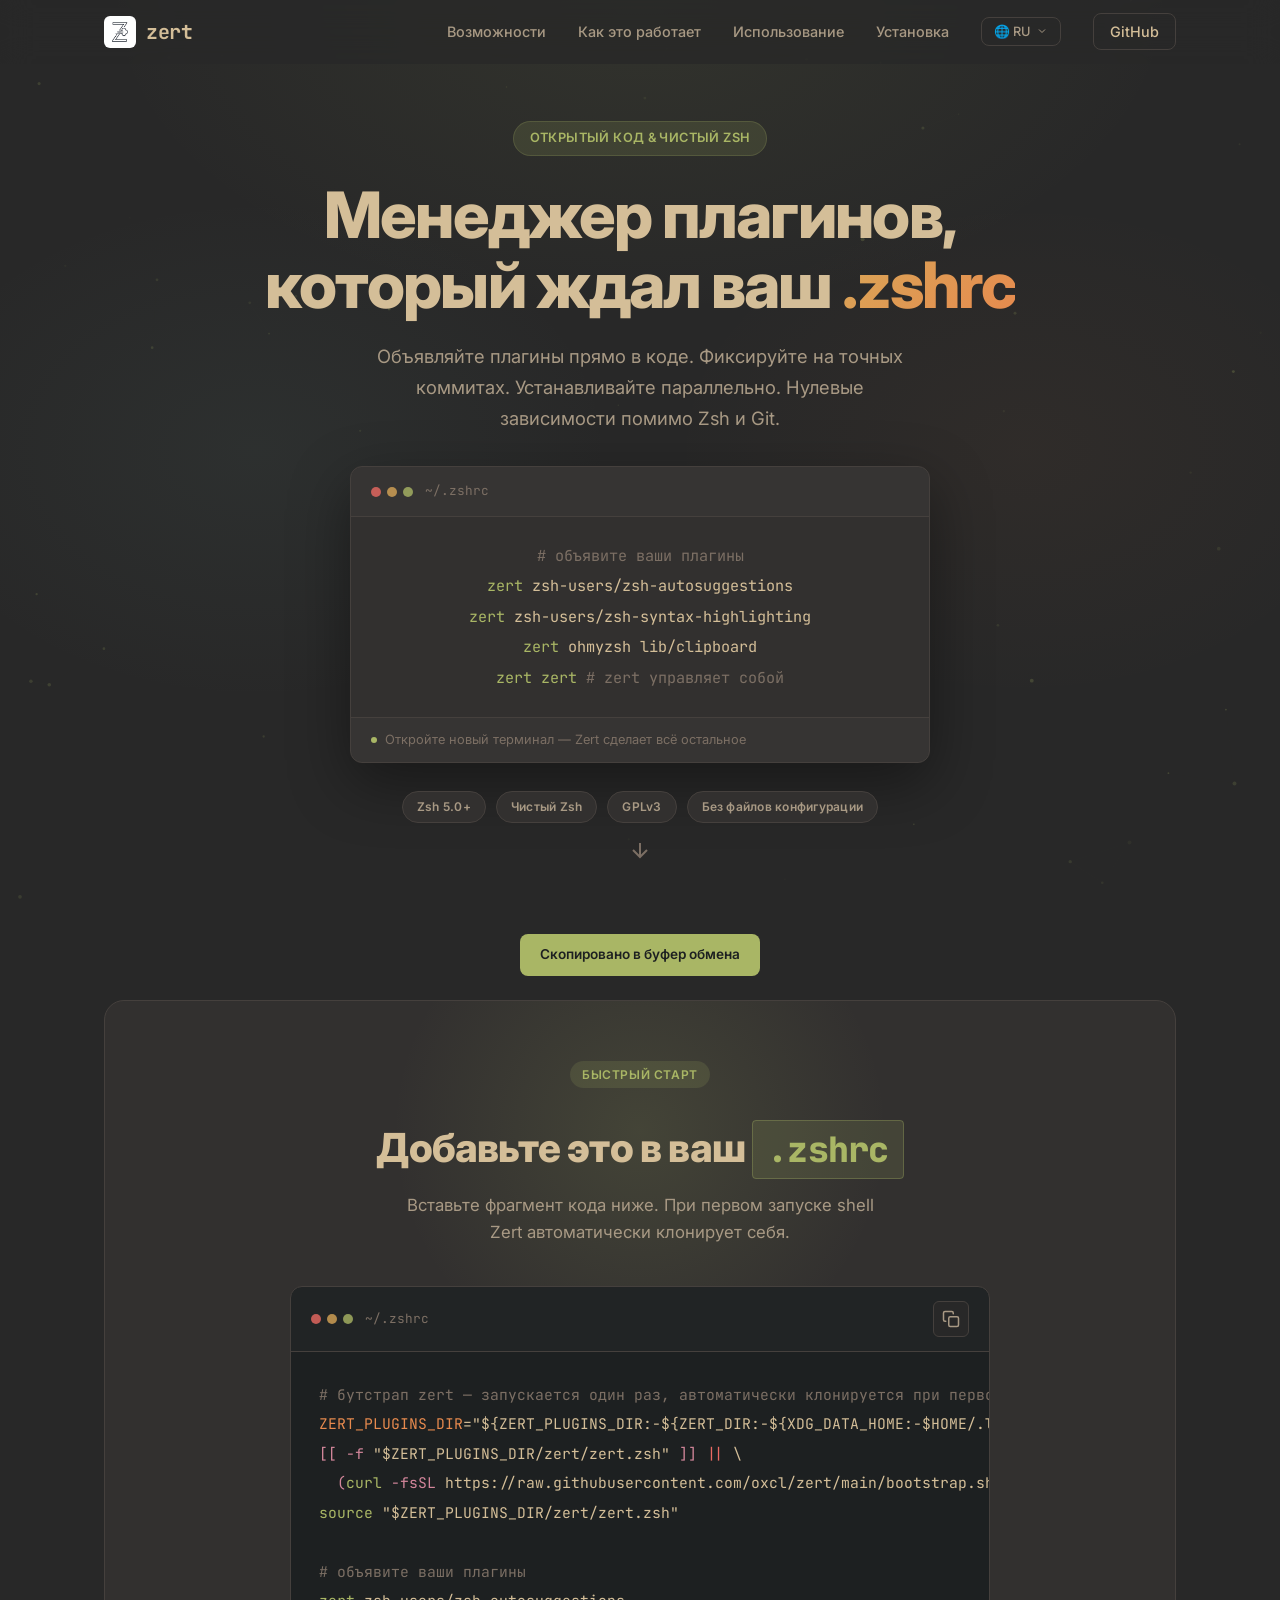
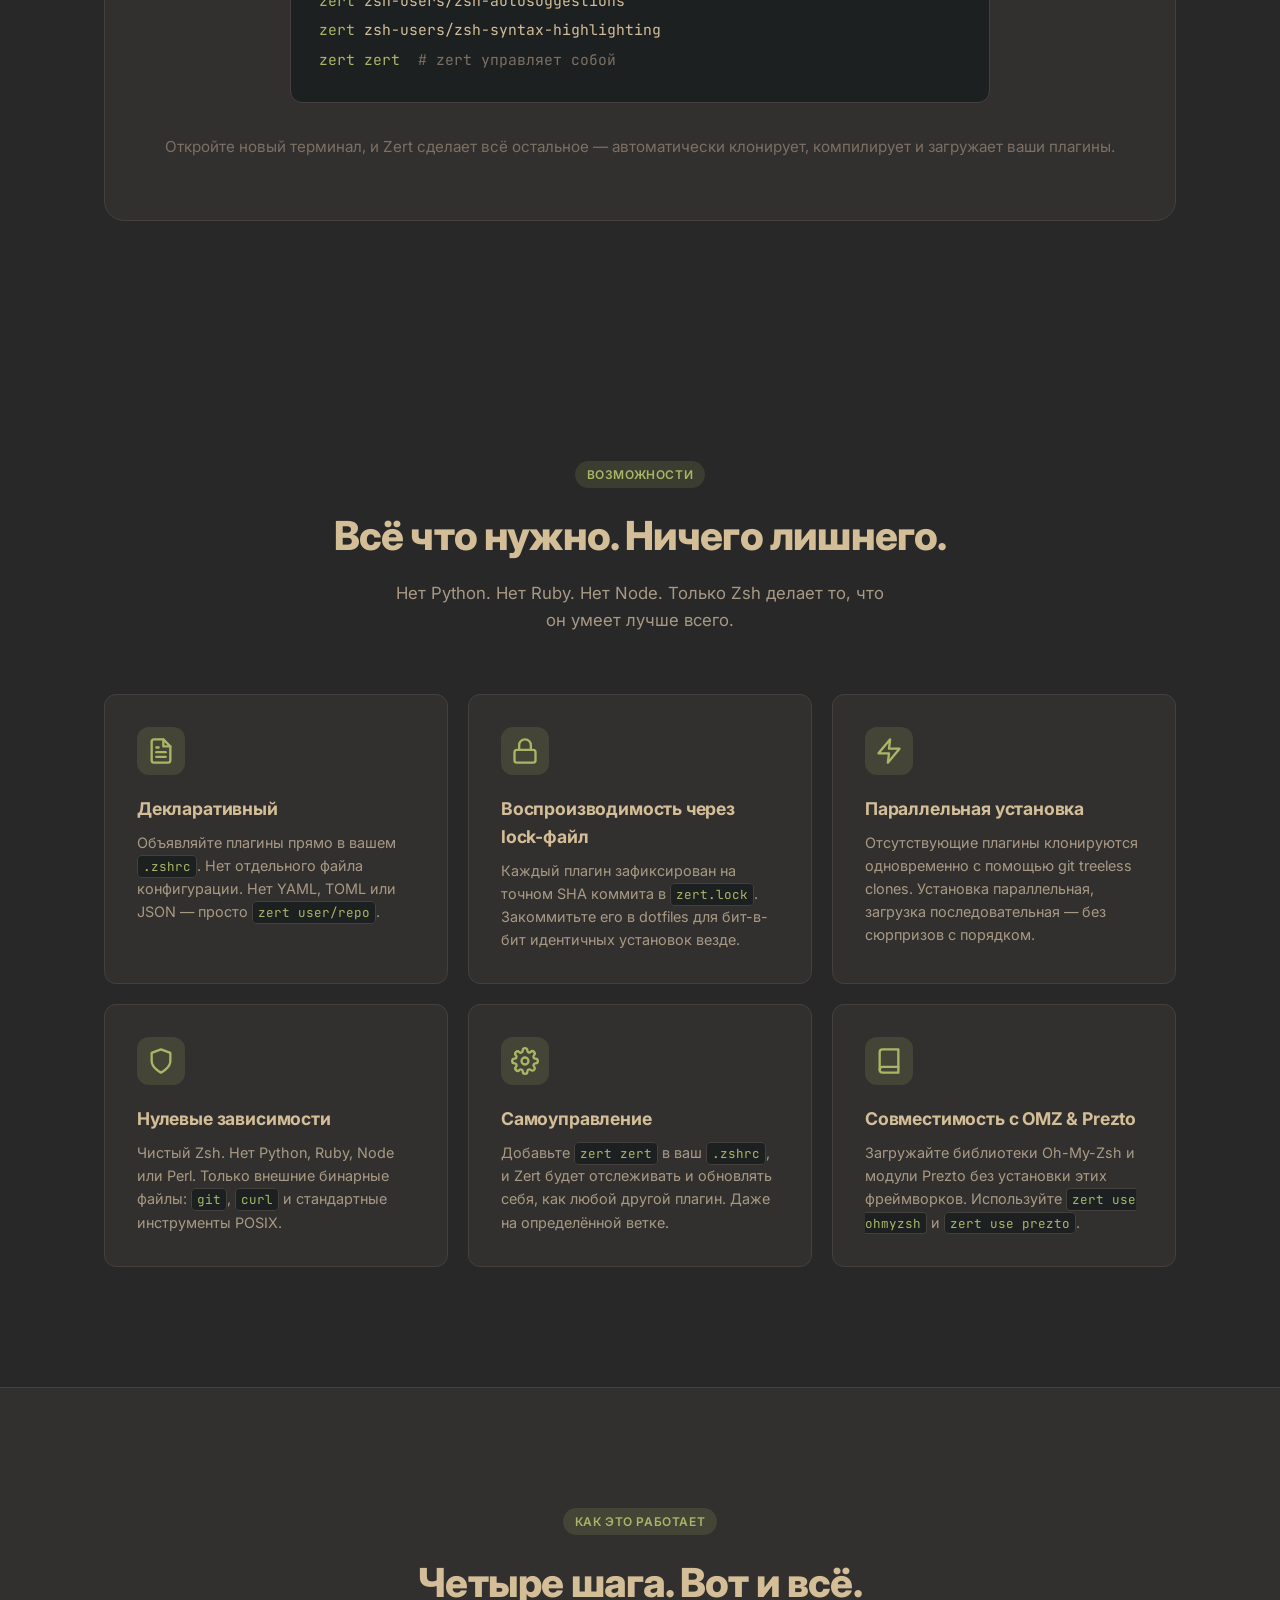
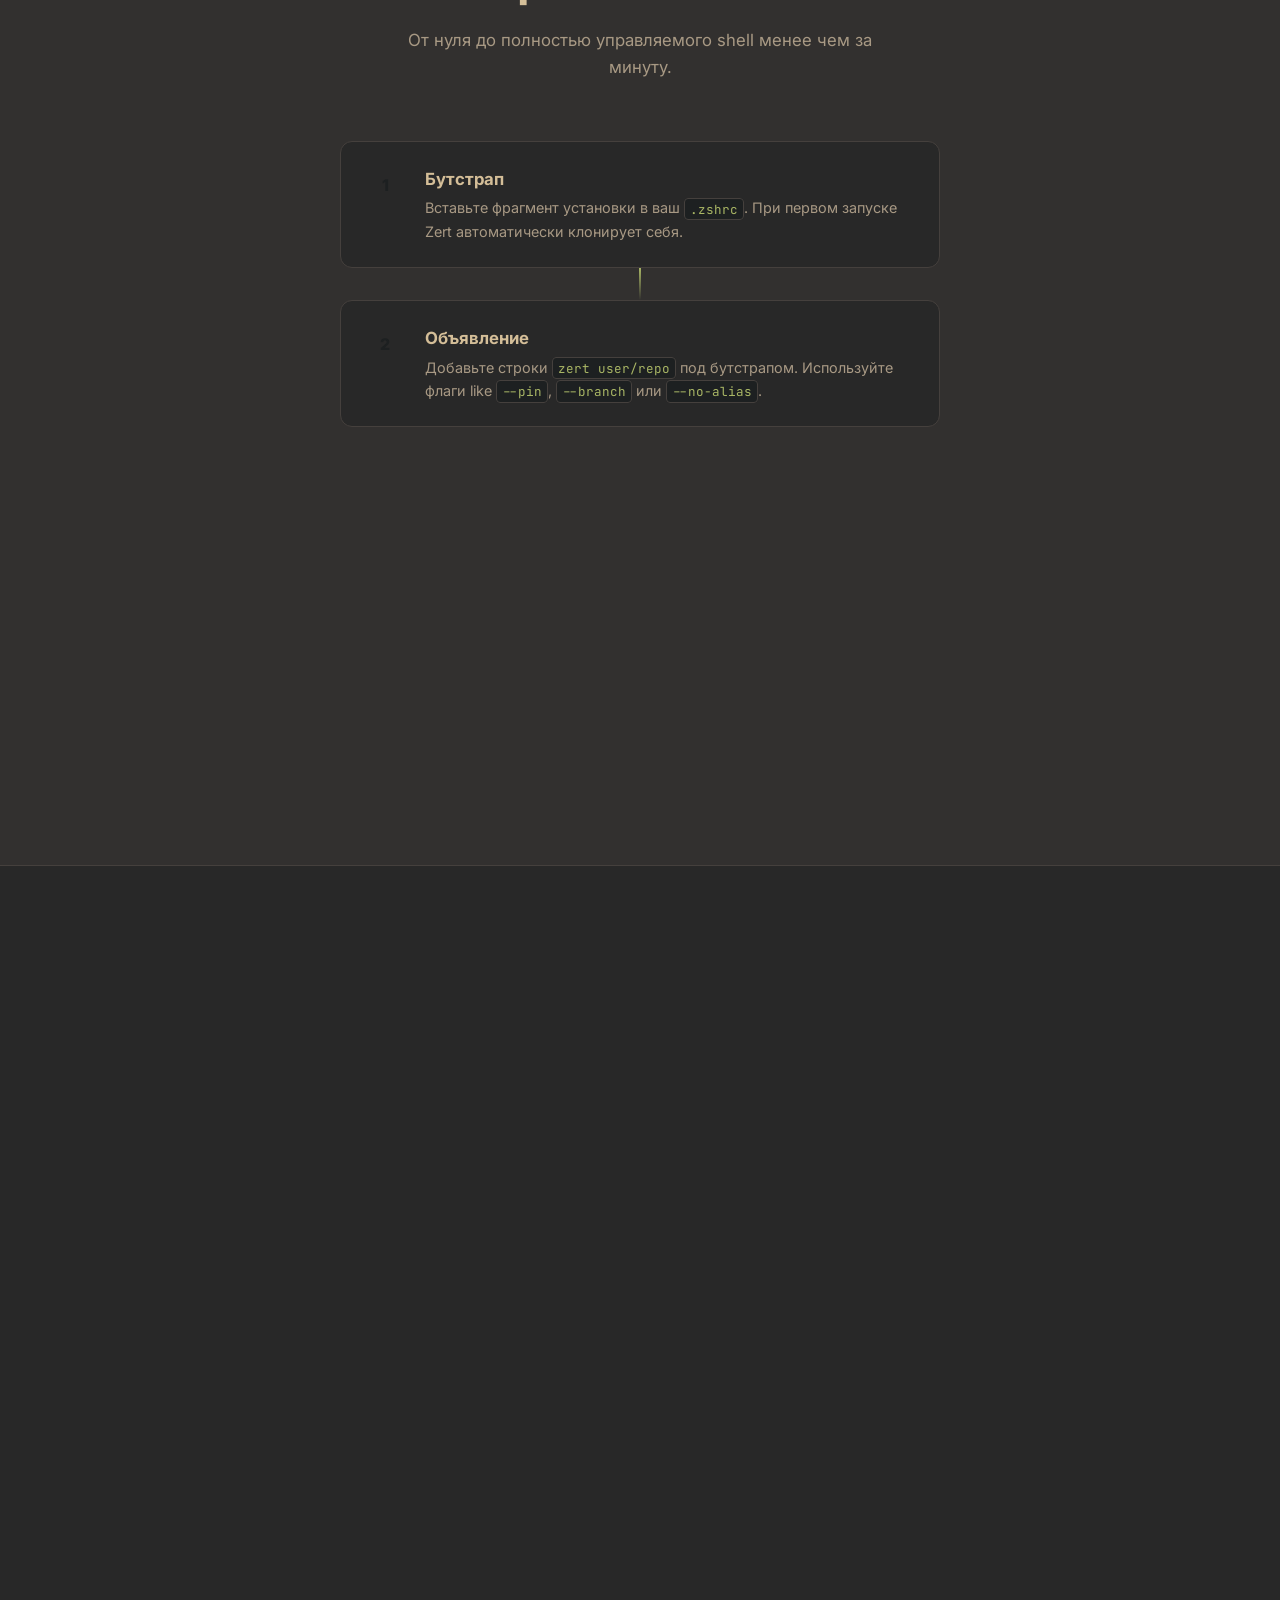
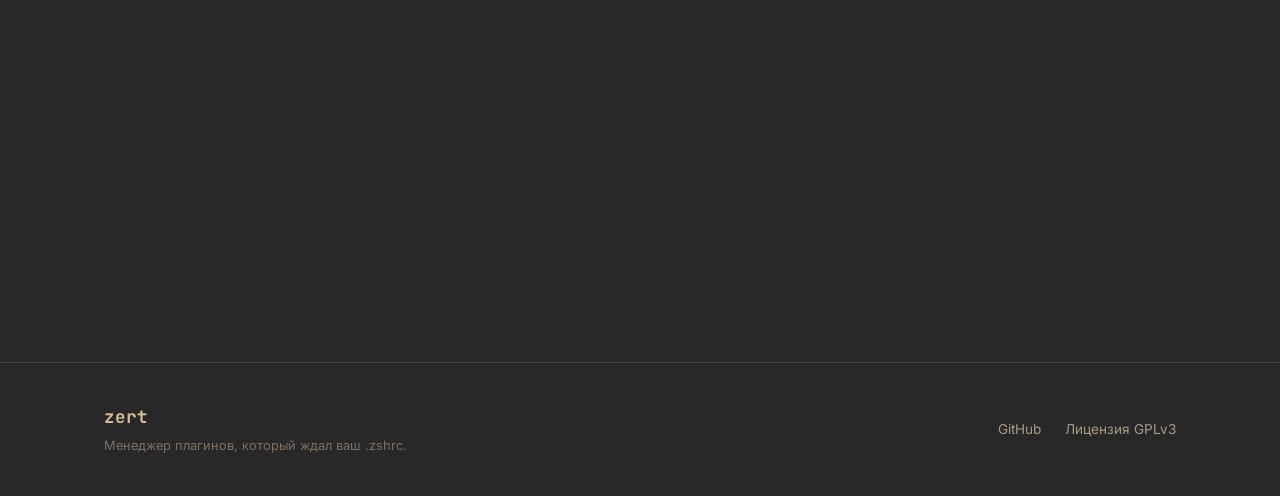
<file: website/ru.html>
<!DOCTYPE html>
<html lang="ru">
<head>
  <meta charset="UTF-8">
  <meta name="viewport" content="width=device-width, initial-scale=1.0">
  <title>Zert — Менеджер плагинов, который ждал ваш .zshrc</title>
  <meta name="description" content="Zert — это чистый менеджер плагинов Zsh с lock-файлами в стиле npm, параллельной установкой и декларативной inline-конфигурацией.">
  <link rel="icon" href="data:image/svg+xml,<svg xmlns='http://www.w3.org/2000/svg' viewBox='0 0 100 100'><text y='.9em' font-size='90'>⚡</text></svg>">
  <meta name="theme-color" content="#282828">
  <link rel="preconnect" href="https://fonts.googleapis.com">
  <link rel="preconnect" href="https://fonts.gstatic.com" crossorigin>
  <link href="https://fonts.googleapis.com/css2?family=Inter:wght@400;500;600;700;800&family=JetBrains+Mono:wght@400;500&display=swap" rel="stylesheet">
  <link rel="stylesheet" href="style.css">
</head>
<body>
  <nav class="nav" id="nav">
    <div class="nav-inner">
      <a href="index.html" class="nav-logo">
        <img src="logo.png" alt="Zert" class="nav-logo-img">
        <span class="nav-logo-text">zert</span>
      </a>
      <button class="nav-toggle" id="navToggle" aria-label="Переключить меню">
        <span></span><span></span><span></span>
      </button>
      <ul class="nav-links" id="navLinks">
        <li><a href="#features">Возможности</a></li>
        <li><a href="#how-it-works">Как это работает</a></li>
        <li><a href="#usage">Использование</a></li>
        <li><a href="#install">Установка</a></li>
        <li>
          <div class="nav-lang" id="navLang">
            <button class="nav-lang-btn" id="navLangBtn" aria-label="Выбрать язык">
              🌐 RU
              <svg width="12" height="12" viewBox="0 0 24 24" fill="none" stroke="currentColor" stroke-width="2"><path d="M6 9l6 6 6-6"/></svg>
            </button>
            <div class="nav-lang-dropdown" id="navLangDropdown">
              <a href="index.html" class="nav-lang-option">🇺🇸 English</a>
              <a href="zh.html" class="nav-lang-option">🇨🇳 中文</a>
              <a href="ru.html" class="nav-lang-option active">🇷🇺 Русский</a>
              <a href="es.html" class="nav-lang-option">🇪🇸 Español</a>
              <a href="pt.html" class="nav-lang-option">🇧🇷 Português</a>
            </div>
          </div>
        </li>
        <li><a href="https://github.com/oxcl/zert" target="_blank" rel="noopener" class="nav-github">GitHub</a></li>
      </ul>
    </div>
  </nav>

  <main>
    <section class="hero" id="hero">
      <div class="hero-bg">
        <div class="hero-gradient"></div>
        <canvas id="heroCanvas"></canvas>
      </div>
      <div class="hero-content">
        <div class="hero-badge animate-in">Открытый код &amp; Чистый Zsh</div>
        <h1 class="hero-title animate-in">
          Менеджер плагинов, который ждал ваш
          <span class="hero-highlight">.zshrc</span>
        </h1>
        <p class="hero-subtitle animate-in">
          Объявляйте плагины прямо в коде. Фиксируйте на точных коммитах. Устанавливайте параллельно.
          Нулевые зависимости помимо Zsh и Git.
        </p>
        <div class="hero-demo animate-in">
          <div class="demo-card">
            <div class="demo-header">
              <div class="terminal-dots">
                <span></span><span></span><span></span>
              </div>
              <span class="demo-title">~/.zshrc</span>
            </div>
            <div class="demo-body">
              <div class="demo-line"><span class="demo-comment"># объявите ваши плагины</span></div>
              <div class="demo-line"><span class="demo-keyword">zert</span> zsh-users/zsh-autosuggestions</div>
              <div class="demo-line"><span class="demo-keyword">zert</span> zsh-users/zsh-syntax-highlighting</div>
              <div class="demo-line"><span class="demo-keyword">zert</span> ohmyzsh lib/clipboard</div>
              <div class="demo-line"><span class="demo-keyword">zert</span> <span class="demo-keyword">zert</span> <span class="demo-comment"># zert управляет собой</span></div>
            </div>
            <div class="demo-footer">
              <span class="demo-status"></span>
              Откройте новый терминал — Zert сделает всё остальное
            </div>
          </div>
        </div>
        <div class="hero-badges animate-in">
          <span class="badge">Zsh 5.0+</span>
          <span class="badge">Чистый Zsh</span>
          <span class="badge">GPLv3</span>
          <span class="badge">Без файлов конфигурации</span>
        </div>
      </div>
      <div class="hero-scroll-hint">
        <svg width="24" height="24" viewBox="0 0 24 24" fill="none" stroke="currentColor" stroke-width="2"><path d="M12 5v14M5 12l7 7 7-7"/></svg>
      </div>
    </section>

    <section class="bootstrap-section" id="install">
      <div class="container">
        <div class="bootstrap-card reveal">
          <div class="bootstrap-glow"></div>
          <div class="bootstrap-header">
            <span class="section-tag">Быстрый старт</span>
            <h2>Добавьте это в ваш <code>.zshrc</code></h2>
            <p>Вставьте фрагмент кода ниже. При первом запуске shell Zert автоматически клонирует себя.</p>
          </div>
          <div class="bootstrap-code">
            <div class="bootstrap-code-header">
              <div class="terminal-dots">
                <span></span><span></span><span></span>
              </div>
              <span>~/.zshrc</span>
              <button class="copy-btn" data-copy='ZERT_PLUGINS_DIR="${ZERT_PLUGINS_DIR:-${ZERT_DIR:-${XDG_DATA_HOME:-$HOME/.local/share}/zert}/plugins}"; \
[[ -f "$ZERT_PLUGINS_DIR/zert/zert.zsh" ]] || \
(curl -fsSL https://raw.githubusercontent.com/oxcl/zert/main/bootstrap.sh | zsh); \
source "$ZERT_PLUGINS_DIR/zert/zert.zsh"

# declare plugins
zert zsh-users/zsh-autosuggestions
zert zsh-users/zsh-syntax-highlighting' aria-label="Скопировать код">
                <svg width="18" height="18" viewBox="0 0 24 24" fill="none" stroke="currentColor" stroke-width="2" stroke-linecap="round" stroke-linejoin="round"><rect x="9" y="9" width="13" height="13" rx="2"/><path d="M5 15H4a2 2 0 01-2-2V4a2 2 0 012-2h9a2 2 0 012 2v1"/></svg>
              </button>
            </div>
            <pre class="bootstrap-pre"><code><span class="code-comment"># бутстрап zert — запускается один раз, автоматически клонируется при первом запуске</span>
<span class="code-var">ZERT_PLUGINS_DIR</span>=<span class="code-string">"${ZERT_PLUGINS_DIR:-${ZERT_DIR:-${XDG_DATA_HOME:-$HOME/.local/share}/zert}/plugins}"</span>
<span class="code-kw">[[</span> <span class="code-flag">-f</span> <span class="code-string">"$ZERT_PLUGINS_DIR/zert/zert.zsh"</span> <span class="code-kw">]]</span> <span class="code-operator">||</span> \
  <span class="code-kw">(</span><span class="code-cmd">curl</span> <span class="code-flag">-fsSL</span> https://raw.githubusercontent.com/oxcl/zert/main/bootstrap.sh <span class="code-operator">|</span> <span class="code-cmd">zsh</span><span class="code-kw">)</span>
<span class="code-cmd">source</span> <span class="code-string">"$ZERT_PLUGINS_DIR/zert/zert.zsh"</span>

<span class="code-comment"># объявите ваши плагины</span>
<span class="code-cmd">zert</span> zsh-users/zsh-autosuggestions
<span class="code-cmd">zert</span> zsh-users/zsh-syntax-highlighting
<span class="code-cmd">zert</span> <span class="code-cmd">zert</span>  <span class="code-comment"># zert управляет собой</span></code></pre>
          </div>
          <p class="bootstrap-note">Откройте новый терминал, и Zert сделает всё остальное — автоматически клонирует, компилирует и загружает ваши плагины.</p>
        </div>
      </div>
    </section>

    <section class="features" id="features">
      <div class="container">
        <div class="section-header reveal">
          <span class="section-tag">Возможности</span>
          <h2>Всё что нужно. Ничего лишнего.</h2>
          <p>Нет Python. Нет Ruby. Нет Node. Только Zsh делает то, что он умеет лучше всего.</p>
        </div>
        <div class="features-grid">
          <div class="feature-card reveal">
            <div class="feature-icon">
              <svg width="28" height="28" viewBox="0 0 24 24" fill="none" stroke="currentColor" stroke-width="2" stroke-linecap="round" stroke-linejoin="round"><path d="M14 2H6a2 2 0 00-2 2v16a2 2 0 002 2h12a2 2 0 002-2V8z"/><polyline points="14 2 14 8 20 8"/><line x1="16" y1="13" x2="8" y2="13"/><line x1="16" y1="17" x2="8" y2="17"/><polyline points="10 9 9 9 8 9"/></svg>
            </div>
            <h3>Декларативный</h3>
            <p>Объявляйте плагины прямо в вашем <code>.zshrc</code>. Нет отдельного файла конфигурации. Нет YAML, TOML или JSON — просто <code>zert user/repo</code>.</p>
          </div>
          <div class="feature-card reveal">
            <div class="feature-icon">
              <svg width="28" height="28" viewBox="0 0 24 24" fill="none" stroke="currentColor" stroke-width="2" stroke-linecap="round" stroke-linejoin="round"><rect x="3" y="11" width="18" height="11" rx="2" ry="2"/><path d="M7 11V7a5 5 0 0110 0v4"/></svg>
            </div>
            <h3>Воспроизводимость через lock-файл</h3>
            <p>Каждый плагин зафиксирован на точном SHA коммита в <code>zert.lock</code>. Закоммитьте его в dotfiles для бит-в-бит идентичных установок везде.</p>
          </div>
          <div class="feature-card reveal">
            <div class="feature-icon">
              <svg width="28" height="28" viewBox="0 0 24 24" fill="none" stroke="currentColor" stroke-width="2" stroke-linecap="round" stroke-linejoin="round"><polygon points="13 2 3 14 12 14 11 22 21 10 12 10 13 2"/></svg>
            </div>
            <h3>Параллельная установка</h3>
            <p>Отсутствующие плагины клонируются одновременно с помощью git treeless clones. Установка параллельная, загрузка последовательная — без сюрпризов с порядком.</p>
          </div>
          <div class="feature-card reveal">
            <div class="feature-icon">
              <svg width="28" height="28" viewBox="0 0 24 24" fill="none" stroke="currentColor" stroke-width="2" stroke-linecap="round" stroke-linejoin="round"><path d="M12 22s8-4 8-10V5l-8-3-8 3v7c0 6 8 10 8 10z"/></svg>
            </div>
            <h3>Нулевые зависимости</h3>
            <p>Чистый Zsh. Нет Python, Ruby, Node или Perl. Только внешние бинарные файлы: <code>git</code>, <code>curl</code> и стандартные инструменты POSIX.</p>
          </div>
          <div class="feature-card reveal">
            <div class="feature-icon">
              <svg width="28" height="28" viewBox="0 0 24 24" fill="none" stroke="currentColor" stroke-width="2" stroke-linecap="round" stroke-linejoin="round"><circle cx="12" cy="12" r="3"/><path d="M19.4 15a1.65 1.65 0 00.33 1.82l.06.06a2 2 0 010 2.83 2 2 0 01-2.83 0l-.06-.06a1.65 1.65 0 00-1.82-.33 1.65 1.65 0 00-1 1.51V21a2 2 0 01-4 0v-.09A1.65 1.65 0 009 19.4a1.65 1.65 0 00-1.82.33l-.06.06a2 2 0 01-2.83-2.83l.06-.06A1.65 1.65 0 004.68 15a1.65 1.65 0 00-1.51-1H3a2 2 0 010-4h.09A1.65 1.65 0 004.6 9a1.65 1.65 0 00-.33-1.82l-.06-.06a2 2 0 012.83-2.83l.06.06A1.65 1.65 0 009 4.68a1.65 1.65 0 001-1.51V3a2 2 0 014 0v.09a1.65 1.65 0 001 1.51 1.65 1.65 0 001.82-.33l.06-.06a2 2 0 012.83 2.83l-.06.06A1.65 1.65 0 0019.4 9a1.65 1.65 0 001.51 1H21a2 2 0 010 4h-.09a1.65 1.65 0 00-1.51 1z"/></svg>
            </div>
            <h3>Самоуправление</h3>
            <p>Добавьте <code>zert zert</code> в ваш <code>.zshrc</code>, и Zert будет отслеживать и обновлять себя, как любой другой плагин. Даже на определённой ветке.</p>
          </div>
          <div class="feature-card reveal">
            <div class="feature-icon">
              <svg width="28" height="28" viewBox="0 0 24 24" fill="none" stroke="currentColor" stroke-width="2" stroke-linecap="round" stroke-linejoin="round"><path d="M4 19.5A2.5 2.5 0 016.5 17H20"/><path d="M6.5 2H20v20H6.5A2.5 2.5 0 014 19.5v-15A2.5 2.5 0 016.5 2z"/></svg>
            </div>
            <h3>Совместимость с OMZ &amp; Prezto</h3>
            <p>Загружайте библиотеки Oh-My-Zsh и модули Prezto без установки этих фреймворков. Используйте <code>zert use ohmyzsh</code> и <code>zert use prezto</code>.</p>
          </div>
        </div>
      </div>
    </section>

    <section class="how-it-works" id="how-it-works">
      <div class="container">
        <div class="section-header reveal">
          <span class="section-tag">Как это работает</span>
          <h2>Четыре шага. Вот и всё.</h2>
          <p>От нуля до полностью управляемого shell менее чем за минуту.</p>
        </div>
        <div class="steps">
          <div class="step reveal">
            <div class="step-number">1</div>
            <div class="step-content">
              <h3>Бутстрап</h3>
              <p>Вставьте фрагмент установки в ваш <code>.zshrc</code>. При первом запуске Zert автоматически клонирует себя.</p>
            </div>
          </div>
          <div class="step-connector reveal"></div>
          <div class="step reveal">
            <div class="step-number">2</div>
            <div class="step-content">
              <h3>Объявление</h3>
              <p>Добавьте строки <code>zert user/repo</code> под бутстрапом. Используйте флаги like <code>--pin</code>, <code>--branch</code> или <code>--no-alias</code>.</p>
            </div>
          </div>
          <div class="step-connector reveal"></div>
          <div class="step reveal">
            <div class="step-number">3</div>
            <div class="step-content">
              <h3>Установка</h3>
              <p>Откройте новый shell. Zert обнаруживает отсутствующие плагины, клонирует их параллельно, компилирует и записывает <code>zert.lock</code>.</p>
            </div>
          </div>
          <div class="step-connector reveal"></div>
          <div class="step reveal">
            <div class="step-number">4</div>
            <div class="step-content">
              <h3>Загрузка</h3>
              <p>Плагины загружаются последовательно в порядке объявления. Ваш shell готов. Закоммитьте <code>zert.lock</code> для воспроизводимости.</p>
            </div>
          </div>
        </div>
      </div>
    </section>

    <section class="usage" id="usage">
      <div class="container">
        <div class="section-header reveal">
          <span class="section-tag">Использование</span>
          <h2>Простой синтаксис. Мощные возможности.</h2>
          <p>Всё настраивается прямо в вашем <code>.zshrc</code>.</p>
        </div>
        <div class="usage-tabs reveal">
          <div class="tab-buttons">
            <button class="tab-btn active" data-tab="declare">Объявление</button>
            <button class="tab-btn" data-tab="flags">Флаги</button>
            <button class="tab-btn" data-tab="commands">Команды</button>
            <button class="tab-btn" data-tab="lockfile">Lock-файл</button>
          </div>
          <div class="tab-panels">
            <div class="tab-panel active" id="tab-declare">
              <div class="code-block">
                <div class="code-header">
                  <span>~/.zshrc</span>
                  <button class="copy-btn" data-copy="zert zert                           # zert manages itself
zert use ohmyzsh                     # enable Oh-My-Zsh compatibility
zert ohmyzsh lib/clipboard           # OMZ library
zert use prezto                      # enable Prezto compatibility
zert prezto modules/utility          # Prezto module
zert zsh-users/zsh-autosuggestions   # GitHub shorthand
zert https://github.com/user/repo    # full URL
zert user/repo --branch dev          # track a branch
zert /home/me/my-plugin              # local plugin" aria-label="Скопировать код">
                    <svg width="16" height="16" viewBox="0 0 24 24" fill="none" stroke="currentColor" stroke-width="2" stroke-linecap="round" stroke-linejoin="round"><rect x="9" y="9" width="13" height="13" rx="2"/><path d="M5 15H4a2 2 0 01-2-2V4a2 2 0 012-2h9a2 2 0 012 2v1"/></svg>
                  </button>
                </div>
                <pre><code><span class="code-comment"># Самоуправление</span>
<span class="code-cmd">zert</span> zert  <span class="code-comment"># zert управляет собой</span>

<span class="code-comment"># Совместимость с Oh-My-Zsh / Prezto</span>
<span class="code-cmd">zert</span> use ohmyzsh
<span class="code-cmd">zert</span> ohmyzsh lib/clipboard
<span class="code-cmd">zert</span> use prezto
<span class="code-cmd">zert</span> prezto modules/utility

<span class="code-comment"># Сокращение GitHub</span>
<span class="code-cmd">zert</span> zsh-users/zsh-autosuggestions

<span class="code-comment"># Полный URL</span>
<span class="code-cmd">zert</span> https://github.com/user/repo

<span class="code-comment"># Отслеживание ветки</span>
<span class="code-cmd">zert</span> user/repo <span class="code-flag">--branch</span> dev

<span class="code-comment"># Локальный плагин</span>
<span class="code-cmd">zert</span> /home/me/my-plugin</code></pre>
              </div>
            </div>
            <div class="tab-panel" id="tab-flags">
              <div class="code-block">
                <div class="code-header">
                  <span>Флаги плагинов</span>
                  <button class="copy-btn" data-copy="zert user/plugin --pin abc123        # pin to commit
zert user/plugin --branch dev         # track branch
zert user/plugin --no-alias           # skip aliases
zert user/plugin --no-completion      # skip completions
zert user/plugin --only-completion    # completions only" aria-label="Скопировать код">
                    <svg width="16" height="16" viewBox="0 0 24 24" fill="none" stroke="currentColor" stroke-width="2" stroke-linecap="round" stroke-linejoin="round"><rect x="9" y="9" width="13" height="13" rx="2"/><path d="M5 15H4a2 2 0 01-2-2V4a2 2 0 012-2h9a2 2 0 012 2v1"/></svg>
                  </button>
                </div>
                <pre><code><span class="code-comment"># Зафиксировать на определённом коммите</span>
<span class="code-cmd">zert</span> user/plugin <span class="code-flag">--pin</span> abc123def

<span class="code-comment"># Отслеживать ветку вместо ветки по умолчанию</span>
<span class="code-cmd">zert</span> user/plugin <span class="code-flag">--branch</span> dev

<span class="code-comment"># Пропустить загрузку алиасов</span>
<span class="code-cmd">zert</span> user/plugin <span class="code-flag">--no-alias</span>

<span class="code-comment"># Пропустить загрузку автодополнений</span>
<span class="code-cmd">zert</span> user/plugin <span class="code-flag">--no-completion</span>

<span class="code-comment"># Загрузить только автодополнения</span>
<span class="code-cmd">zert</span> user/plugin <span class="code-flag">--only-completion</span></code></pre>
              </div>
            </div>
            <div class="tab-panel" id="tab-commands">
              <div class="code-block">
                <div class="code-header">
                  <span>Подкоманды</span>
                  <button class="copy-btn" data-copy="zert list      # show installed plugins
zert update    # update all plugins
zert prune     # remove unused plugins" aria-label="Скопировать код">
                    <svg width="16" height="16" viewBox="0 0 24 24" fill="none" stroke="currentColor" stroke-width="2" stroke-linecap="round" stroke-linejoin="round"><rect x="9" y="9" width="13" height="13" rx="2"/><path d="M5 15H4a2 2 0 01-2-2V4a2 2 0 012-2h9a2 2 0 012 2v1"/></svg>
                  </button>
                </div>
                <pre><code><span class="code-cmd">zert</span> list     <span class="code-comment"># показать установленные плагины</span>
<span class="code-cmd">zert</span> update   <span class="code-comment"># обновить все плагины</span>
<span class="code-cmd">zert</span> prune    <span class="code-comment"># удалить неиспользуемые плагины</span></code></pre>
              </div>
            </div>
            <div class="tab-panel" id="tab-lockfile">
              <div class="code-block">
                <div class="code-header">
                  <span>zert.lock</span>
                  <button class="copy-btn" data-copy="# AUTO-GENERATED FILE. DO NOT EDIT MANUALLY.
# Commit this file to version control for reproducible installs.
version::1
zert::git::https://github.com/oxcl/zert::a1b2c3d4e5f6::
zsh-autosuggestions::git::https://github.com/zsh-users/zsh-autosuggestions::f7g8h9i0j1k2::
clipboard::ohmyzsh::https://github.com/ohmyzsh/ohmyzsh::l3m4n5o6p7q8::
my-plugin::local::::r9s0t1u2v3w4::" aria-label="Скопировать код">
                    <svg width="16" height="16" viewBox="0 0 24 24" fill="none" stroke="currentColor" stroke-width="2" stroke-linecap="round" stroke-linejoin="round"><rect x="9" y="9" width="13" height="13" rx="2"/><path d="M5 15H4a2 2 0 01-2-2V4a2 2 0 012-2h9a2 2 0 012 2v1"/></svg>
                  </button>
                </div>
                <pre><code><span class="code-comment"># АВТОМАТИЧЕСКИ СГЕНЕРИРОВАННЫЙ ФАЙЛ. НЕ РЕДАКТИРУЙТЕ ВРУЧНУЮ.</span>
<span class="code-comment"># Закоммитьте этот файл в систему контроля версий для воспроизводимых установок.</span>
version::1
zert::git::https://github.com/oxcl/zert::<span class="code-sha">a1b2c3d</span>::
zsh-autosuggestions::git::https://github.com/zsh-users/zsh-autosuggestions::<span class="code-sha">f7g8h9i</span>::
clipboard::ohmyzsh::https://github.com/ohmyzsh/ohmyzsh::<span class="code-sha">l3m4n5o</span>::
my-plugin::local::::<span class="code-sha">r9s0t1u</span>::</code></pre>
              </div>
            </div>
          </div>
        </div>
      </div>
    </section>
  </main>

  <footer class="footer">
    <div class="container">
      <div class="footer-inner">
        <div class="footer-left">
          <span class="footer-logo">zert</span>
          <p>Менеджер плагинов, который ждал ваш .zshrc.</p>
        </div>
        <div class="footer-right">
          <a href="https://github.com/oxcl/zert" target="_blank" rel="noopener">GitHub</a>
          <a href="https://github.com/oxcl/zert/blob/main/LICENSE" target="_blank" rel="noopener">Лицензия GPLv3</a>
        </div>
      </div>
    </div>
  </footer>

  <div class="toast" id="toast">Скопировано в буфер обмена</div>
  <script src="script.js"></script>
</body>
</html>
</file>
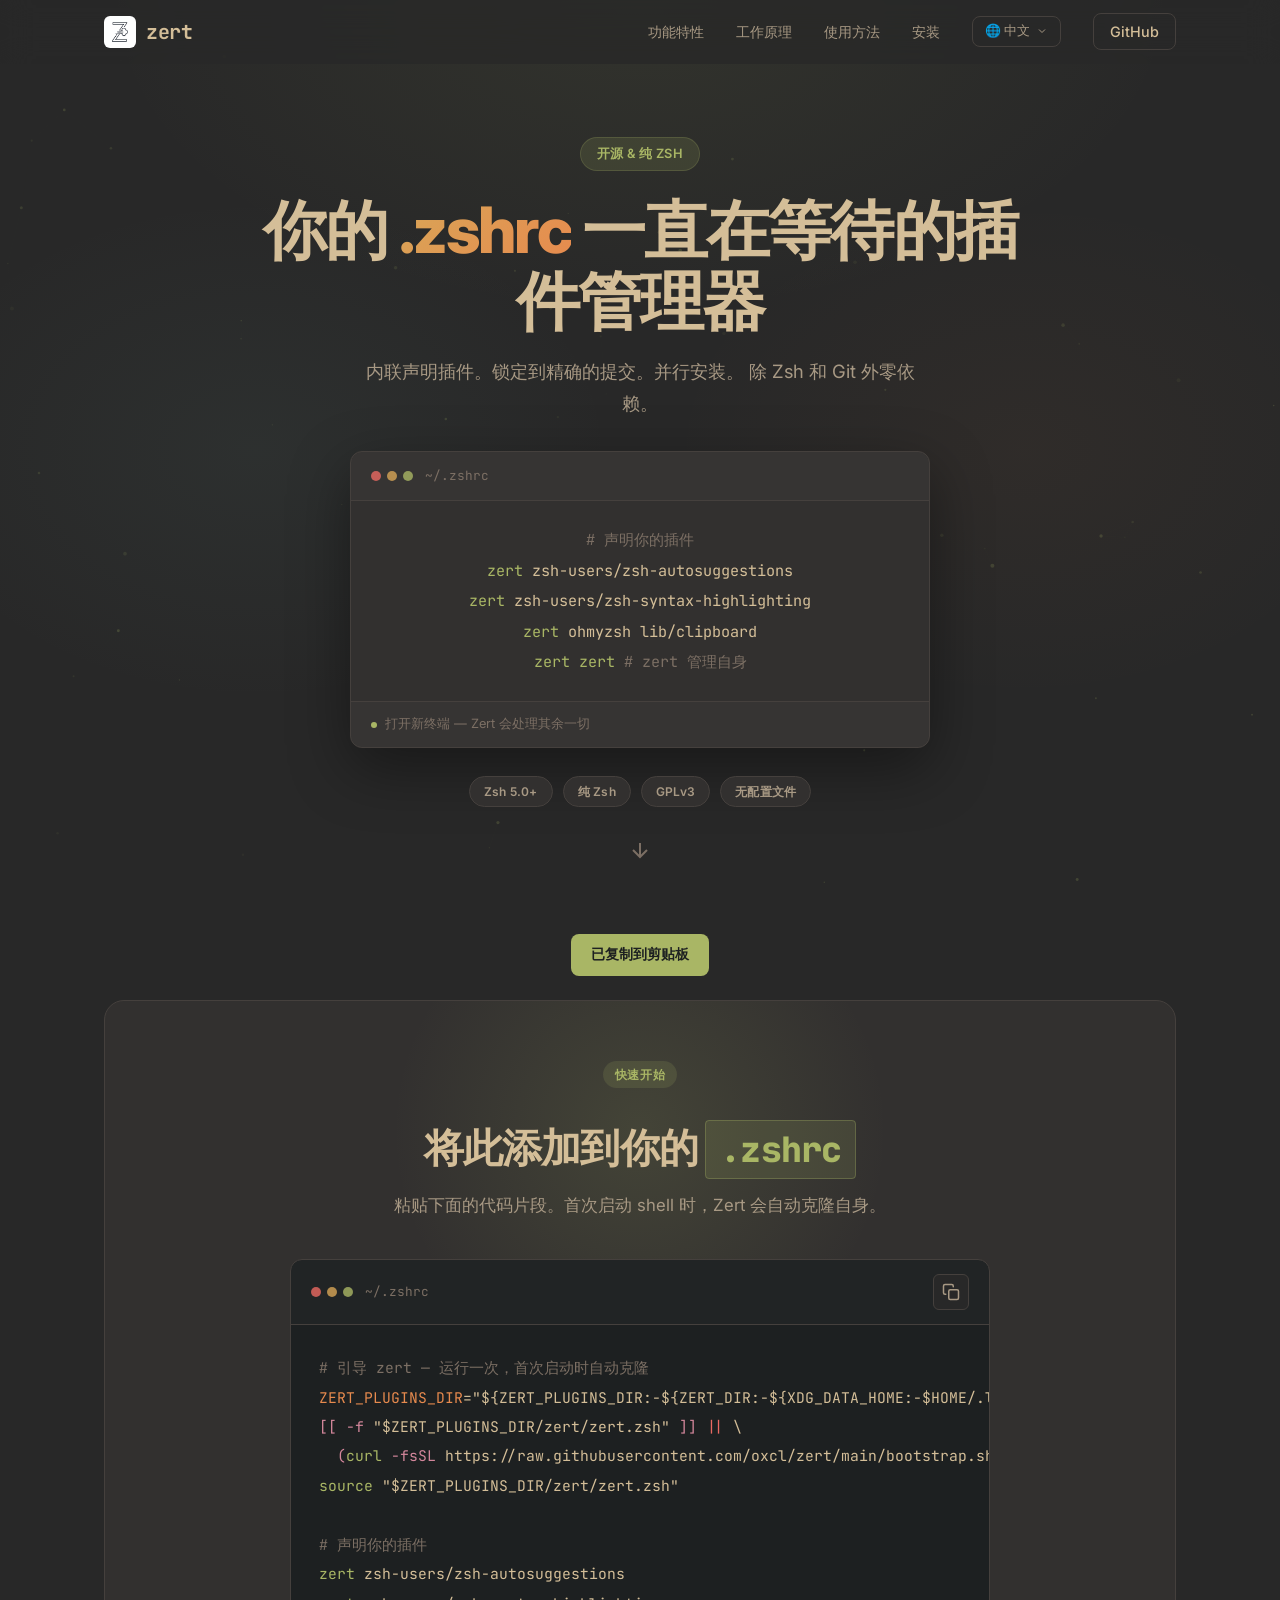
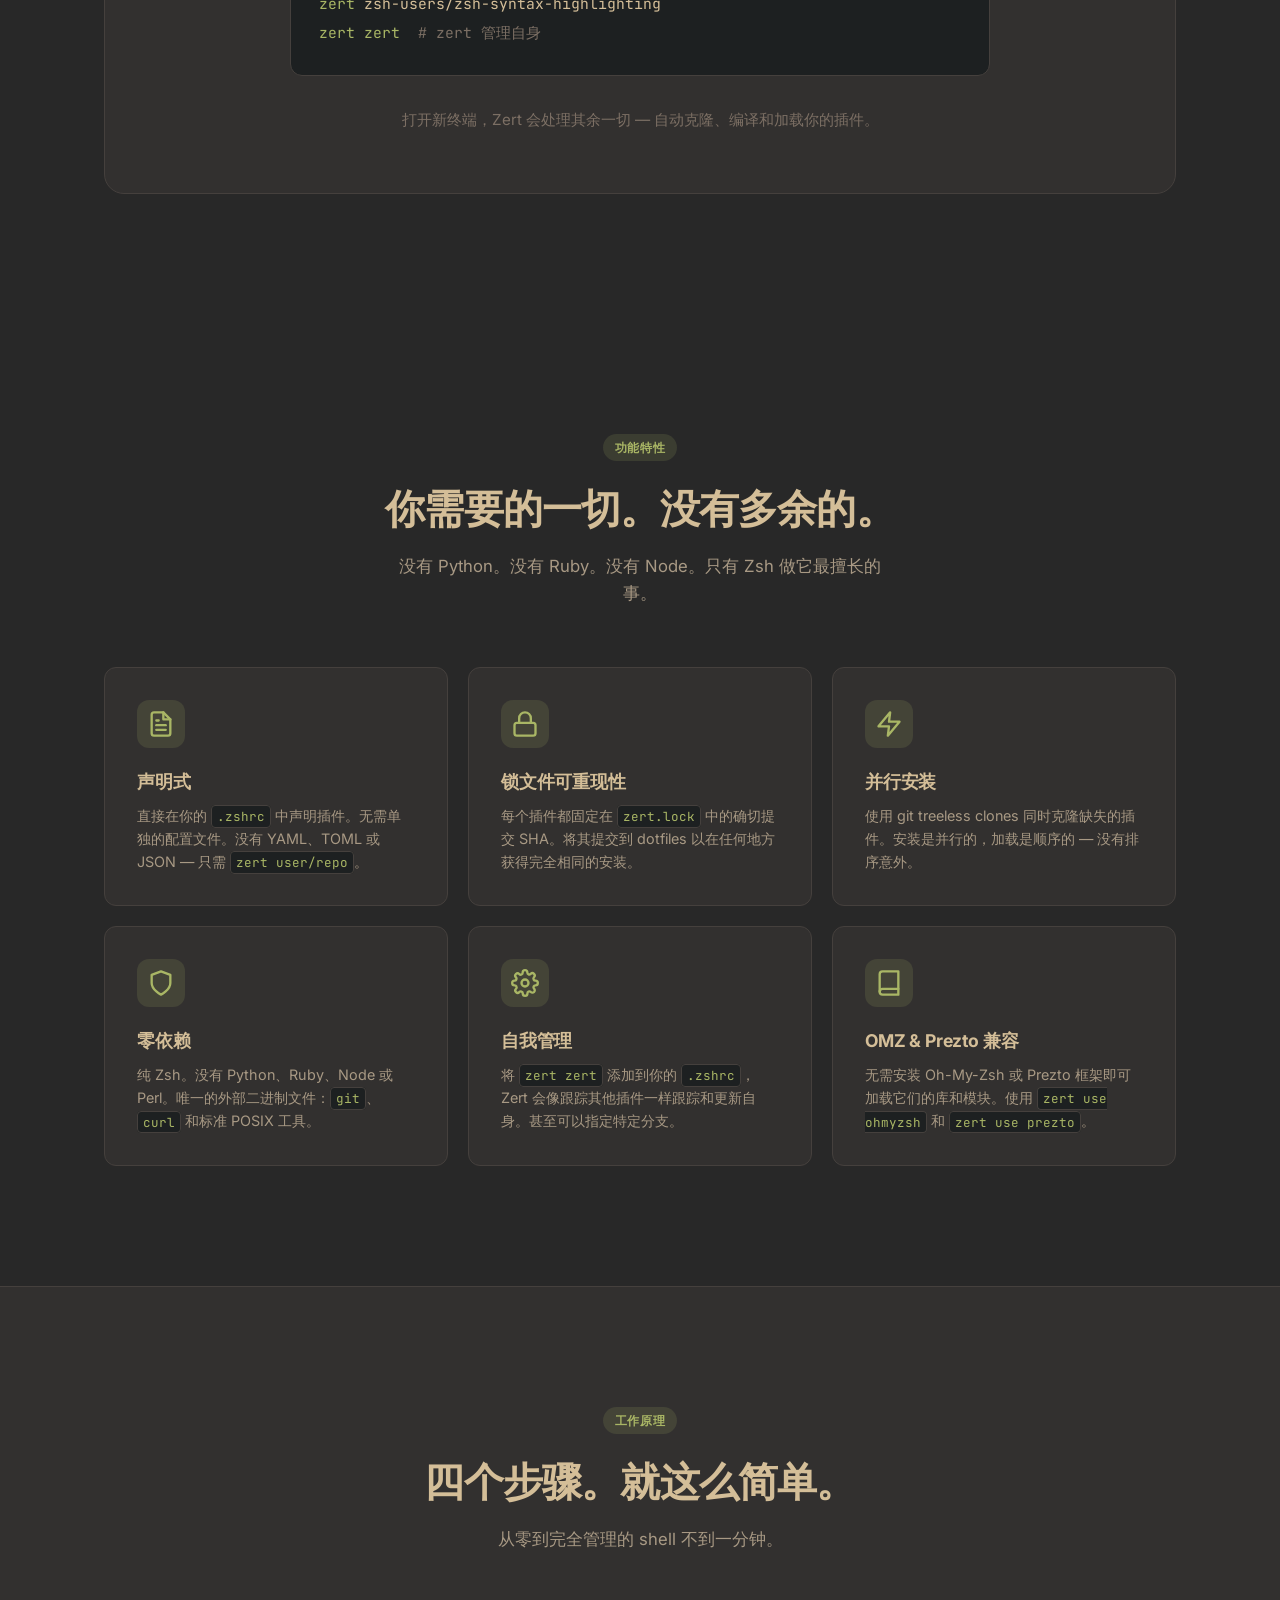
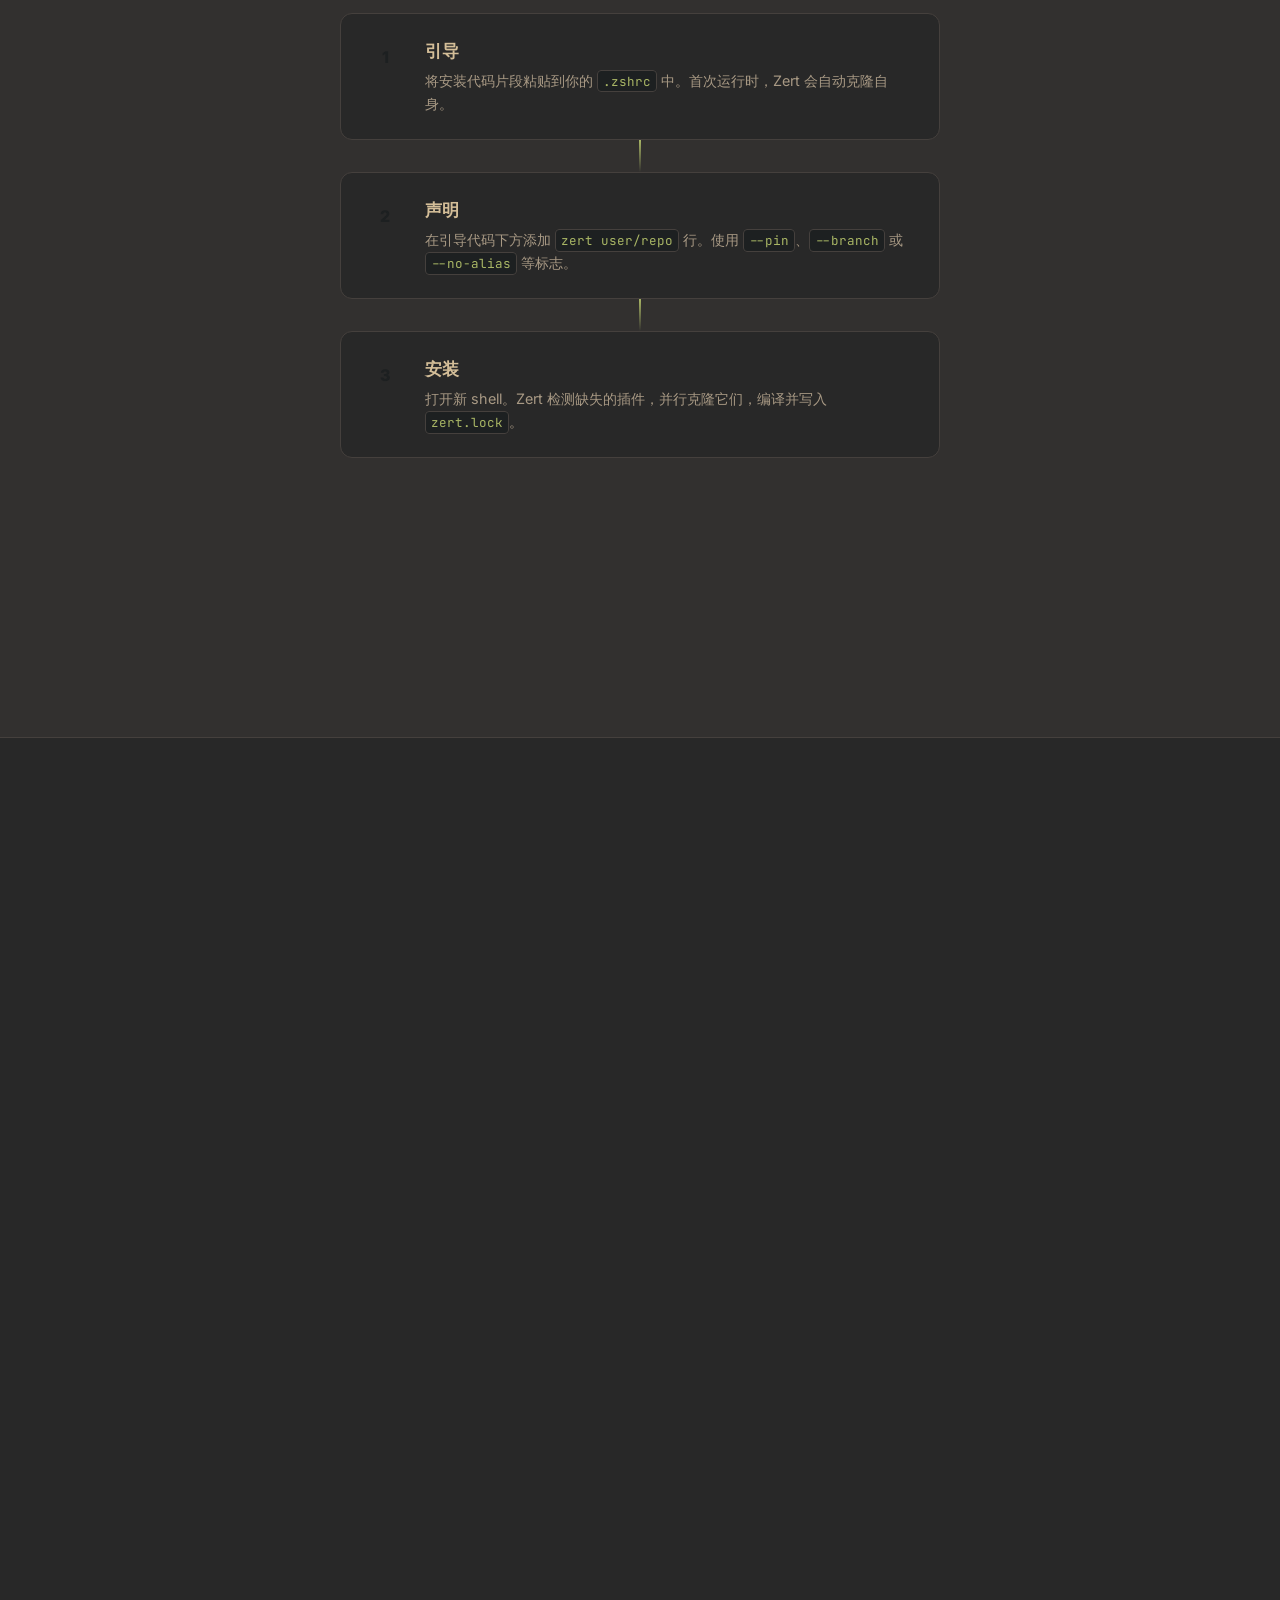
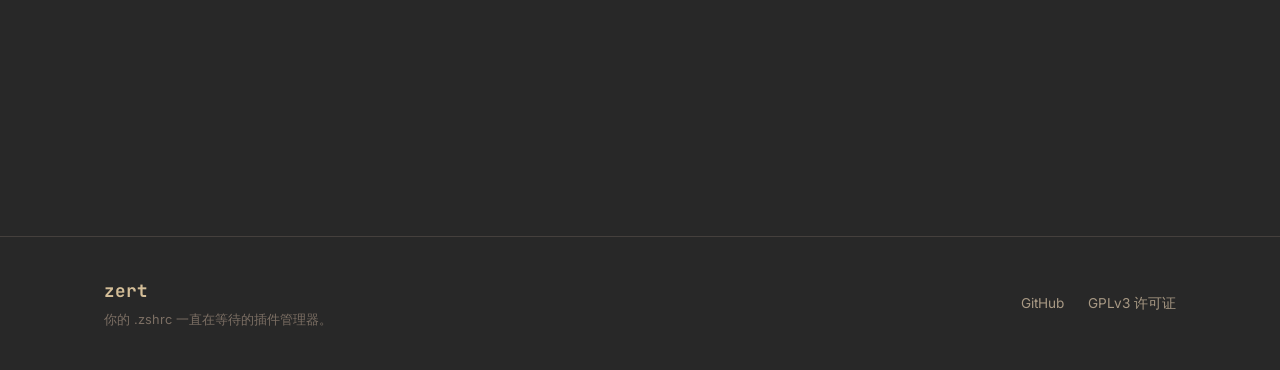
<file: website/zh.html>
<!DOCTYPE html>
<html lang="zh">
<head>
  <meta charset="UTF-8">
  <meta name="viewport" content="width=device-width, initial-scale=1.0">
  <title>Zert — 你的 .zshrc 一直在等待的插件管理器</title>
  <meta name="description" content="Zert 是一个纯 Zsh 插件管理器，具有 npm 风格的锁文件、并行安装和声明式内联配置。">
  <link rel="icon" href="data:image/svg+xml,<svg xmlns='http://www.w3.org/2000/svg' viewBox='0 0 100 100'><text y='.9em' font-size='90'>⚡</text></svg>">
  <meta name="theme-color" content="#282828">
  <link rel="preconnect" href="https://fonts.googleapis.com">
  <link rel="preconnect" href="https://fonts.gstatic.com" crossorigin>
  <link href="https://fonts.googleapis.com/css2?family=Inter:wght@400;500;600;700;800&family=JetBrains+Mono:wght@400;500&display=swap" rel="stylesheet">
  <link rel="stylesheet" href="style.css">
</head>
<body>
  <nav class="nav" id="nav">
    <div class="nav-inner">
      <a href="index.html" class="nav-logo">
        <img src="logo.png" alt="Zert" class="nav-logo-img">
        <span class="nav-logo-text">zert</span>
      </a>
      <button class="nav-toggle" id="navToggle" aria-label="切换菜单">
        <span></span><span></span><span></span>
      </button>
      <ul class="nav-links" id="navLinks">
        <li><a href="#features">功能特性</a></li>
        <li><a href="#how-it-works">工作原理</a></li>
        <li><a href="#usage">使用方法</a></li>
        <li><a href="#install">安装</a></li>
        <li>
          <div class="nav-lang" id="navLang">
            <button class="nav-lang-btn" id="navLangBtn" aria-label="选择语言">
              🌐 中文
              <svg width="12" height="12" viewBox="0 0 24 24" fill="none" stroke="currentColor" stroke-width="2"><path d="M6 9l6 6 6-6"/></svg>
            </button>
            <div class="nav-lang-dropdown" id="navLangDropdown">
              <a href="index.html" class="nav-lang-option">🇺🇸 English</a>
              <a href="zh.html" class="nav-lang-option active">🇨🇳 中文</a>
              <a href="ru.html" class="nav-lang-option">🇷🇺 Русский</a>
              <a href="es.html" class="nav-lang-option">🇪🇸 Español</a>
              <a href="pt.html" class="nav-lang-option">🇧🇷 Português</a>
            </div>
          </div>
        </li>
        <li><a href="https://github.com/oxcl/zert" target="_blank" rel="noopener" class="nav-github">GitHub</a></li>
      </ul>
    </div>
  </nav>

  <main>
    <section class="hero" id="hero">
      <div class="hero-bg">
        <div class="hero-gradient"></div>
        <canvas id="heroCanvas"></canvas>
      </div>
      <div class="hero-content">
        <div class="hero-badge animate-in">开源 &amp; 纯 Zsh</div>
        <h1 class="hero-title animate-in">
          你的
          <span class="hero-highlight">.zshrc</span>
          一直在等待的插件管理器
        </h1>
        <p class="hero-subtitle animate-in">
          内联声明插件。锁定到精确的提交。并行安装。
          除 Zsh 和 Git 外零依赖。
        </p>
        <div class="hero-demo animate-in">
          <div class="demo-card">
            <div class="demo-header">
              <div class="terminal-dots">
                <span></span><span></span><span></span>
              </div>
              <span class="demo-title">~/.zshrc</span>
            </div>
            <div class="demo-body">
              <div class="demo-line"><span class="demo-comment"># 声明你的插件</span></div>
              <div class="demo-line"><span class="demo-keyword">zert</span> zsh-users/zsh-autosuggestions</div>
              <div class="demo-line"><span class="demo-keyword">zert</span> zsh-users/zsh-syntax-highlighting</div>
              <div class="demo-line"><span class="demo-keyword">zert</span> ohmyzsh lib/clipboard</div>
              <div class="demo-line"><span class="demo-keyword">zert</span> <span class="demo-keyword">zert</span> <span class="demo-comment"># zert 管理自身</span></div>
            </div>
            <div class="demo-footer">
              <span class="demo-status"></span>
              打开新终端 — Zert 会处理其余一切
            </div>
          </div>
        </div>
        <div class="hero-badges animate-in">
          <span class="badge">Zsh 5.0+</span>
          <span class="badge">纯 Zsh</span>
          <span class="badge">GPLv3</span>
          <span class="badge">无配置文件</span>
        </div>
      </div>
      <div class="hero-scroll-hint">
        <svg width="24" height="24" viewBox="0 0 24 24" fill="none" stroke="currentColor" stroke-width="2"><path d="M12 5v14M5 12l7 7 7-7"/></svg>
      </div>
    </section>

    <section class="bootstrap-section" id="install">
      <div class="container">
        <div class="bootstrap-card reveal">
          <div class="bootstrap-glow"></div>
          <div class="bootstrap-header">
            <span class="section-tag">快速开始</span>
            <h2>将此添加到你的 <code>.zshrc</code></h2>
            <p>粘贴下面的代码片段。首次启动 shell 时，Zert 会自动克隆自身。</p>
          </div>
          <div class="bootstrap-code">
            <div class="bootstrap-code-header">
              <div class="terminal-dots">
                <span></span><span></span><span></span>
              </div>
              <span>~/.zshrc</span>
              <button class="copy-btn" data-copy='ZERT_PLUGINS_DIR="${ZERT_PLUGINS_DIR:-${ZERT_DIR:-${XDG_DATA_HOME:-$HOME/.local/share}/zert}/plugins}"; \
[[ -f "$ZERT_PLUGINS_DIR/zert/zert.zsh" ]] || \
(curl -fsSL https://raw.githubusercontent.com/oxcl/zert/main/bootstrap.sh | zsh); \
source "$ZERT_PLUGINS_DIR/zert/zert.zsh"

# declare plugins
zert zsh-users/zsh-autosuggestions
zert zsh-users/zsh-syntax-highlighting' aria-label="复制代码">
                <svg width="18" height="18" viewBox="0 0 24 24" fill="none" stroke="currentColor" stroke-width="2" stroke-linecap="round" stroke-linejoin="round"><rect x="9" y="9" width="13" height="13" rx="2"/><path d="M5 15H4a2 2 0 01-2-2V4a2 2 0 012-2h9a2 2 0 012 2v1"/></svg>
              </button>
            </div>
            <pre class="bootstrap-pre"><code><span class="code-comment"># 引导 zert — 运行一次，首次启动时自动克隆</span>
<span class="code-var">ZERT_PLUGINS_DIR</span>=<span class="code-string">"${ZERT_PLUGINS_DIR:-${ZERT_DIR:-${XDG_DATA_HOME:-$HOME/.local/share}/zert}/plugins}"</span>
<span class="code-kw">[[</span> <span class="code-flag">-f</span> <span class="code-string">"$ZERT_PLUGINS_DIR/zert/zert.zsh"</span> <span class="code-kw">]]</span> <span class="code-operator">||</span> \
  <span class="code-kw">(</span><span class="code-cmd">curl</span> <span class="code-flag">-fsSL</span> https://raw.githubusercontent.com/oxcl/zert/main/bootstrap.sh <span class="code-operator">|</span> <span class="code-cmd">zsh</span><span class="code-kw">)</span>
<span class="code-cmd">source</span> <span class="code-string">"$ZERT_PLUGINS_DIR/zert/zert.zsh"</span>

<span class="code-comment"># 声明你的插件</span>
<span class="code-cmd">zert</span> zsh-users/zsh-autosuggestions
<span class="code-cmd">zert</span> zsh-users/zsh-syntax-highlighting
<span class="code-cmd">zert</span> <span class="code-cmd">zert</span>  <span class="code-comment"># zert 管理自身</span></code></pre>
          </div>
          <p class="bootstrap-note">打开新终端，Zert 会处理其余一切 — 自动克隆、编译和加载你的插件。</p>
        </div>
      </div>
    </section>

    <section class="features" id="features">
      <div class="container">
        <div class="section-header reveal">
          <span class="section-tag">功能特性</span>
          <h2>你需要的一切。没有多余的。</h2>
          <p>没有 Python。没有 Ruby。没有 Node。只有 Zsh 做它最擅长的事。</p>
        </div>
        <div class="features-grid">
          <div class="feature-card reveal">
            <div class="feature-icon">
              <svg width="28" height="28" viewBox="0 0 24 24" fill="none" stroke="currentColor" stroke-width="2" stroke-linecap="round" stroke-linejoin="round"><path d="M14 2H6a2 2 0 00-2 2v16a2 2 0 002 2h12a2 2 0 002-2V8z"/><polyline points="14 2 14 8 20 8"/><line x1="16" y1="13" x2="8" y2="13"/><line x1="16" y1="17" x2="8" y2="17"/><polyline points="10 9 9 9 8 9"/></svg>
            </div>
            <h3>声明式</h3>
            <p>直接在你的 <code>.zshrc</code> 中声明插件。无需单独的配置文件。没有 YAML、TOML 或 JSON — 只需 <code>zert user/repo</code>。</p>
          </div>
          <div class="feature-card reveal">
            <div class="feature-icon">
              <svg width="28" height="28" viewBox="0 0 24 24" fill="none" stroke="currentColor" stroke-width="2" stroke-linecap="round" stroke-linejoin="round"><rect x="3" y="11" width="18" height="11" rx="2" ry="2"/><path d="M7 11V7a5 5 0 0110 0v4"/></svg>
            </div>
            <h3>锁文件可重现性</h3>
            <p>每个插件都固定在 <code>zert.lock</code> 中的确切提交 SHA。将其提交到 dotfiles 以在任何地方获得完全相同的安装。</p>
          </div>
          <div class="feature-card reveal">
            <div class="feature-icon">
              <svg width="28" height="28" viewBox="0 0 24 24" fill="none" stroke="currentColor" stroke-width="2" stroke-linecap="round" stroke-linejoin="round"><polygon points="13 2 3 14 12 14 11 22 21 10 12 10 13 2"/></svg>
            </div>
            <h3>并行安装</h3>
            <p>使用 git treeless clones 同时克隆缺失的插件。安装是并行的，加载是顺序的 — 没有排序意外。</p>
          </div>
          <div class="feature-card reveal">
            <div class="feature-icon">
              <svg width="28" height="28" viewBox="0 0 24 24" fill="none" stroke="currentColor" stroke-width="2" stroke-linecap="round" stroke-linejoin="round"><path d="M12 22s8-4 8-10V5l-8-3-8 3v7c0 6 8 10 8 10z"/></svg>
            </div>
            <h3>零依赖</h3>
            <p>纯 Zsh。没有 Python、Ruby、Node 或 Perl。唯一的外部二进制文件：<code>git</code>、<code>curl</code> 和标准 POSIX 工具。</p>
          </div>
          <div class="feature-card reveal">
            <div class="feature-icon">
              <svg width="28" height="28" viewBox="0 0 24 24" fill="none" stroke="currentColor" stroke-width="2" stroke-linecap="round" stroke-linejoin="round"><circle cx="12" cy="12" r="3"/><path d="M19.4 15a1.65 1.65 0 00.33 1.82l.06.06a2 2 0 010 2.83 2 2 0 01-2.83 0l-.06-.06a1.65 1.65 0 00-1.82-.33 1.65 1.65 0 00-1 1.51V21a2 2 0 01-4 0v-.09A1.65 1.65 0 009 19.4a1.65 1.65 0 00-1.82.33l-.06.06a2 2 0 01-2.83-2.83l.06-.06A1.65 1.65 0 004.68 15a1.65 1.65 0 00-1.51-1H3a2 2 0 010-4h.09A1.65 1.65 0 004.6 9a1.65 1.65 0 00-.33-1.82l-.06-.06a2 2 0 012.83-2.83l.06.06A1.65 1.65 0 009 4.68a1.65 1.65 0 001-1.51V3a2 2 0 014 0v.09a1.65 1.65 0 001 1.51 1.65 1.65 0 001.82-.33l.06-.06a2 2 0 012.83 2.83l-.06.06A1.65 1.65 0 0019.4 9a1.65 1.65 0 001.51 1H21a2 2 0 010 4h-.09a1.65 1.65 0 00-1.51 1z"/></svg>
            </div>
            <h3>自我管理</h3>
            <p>将 <code>zert zert</code> 添加到你的 <code>.zshrc</code>，Zert 会像跟踪其他插件一样跟踪和更新自身。甚至可以指定特定分支。</p>
          </div>
          <div class="feature-card reveal">
            <div class="feature-icon">
              <svg width="28" height="28" viewBox="0 0 24 24" fill="none" stroke="currentColor" stroke-width="2" stroke-linecap="round" stroke-linejoin="round"><path d="M4 19.5A2.5 2.5 0 016.5 17H20"/><path d="M6.5 2H20v20H6.5A2.5 2.5 0 014 19.5v-15A2.5 2.5 0 016.5 2z"/></svg>
            </div>
            <h3>OMZ &amp; Prezto 兼容</h3>
            <p>无需安装 Oh-My-Zsh 或 Prezto 框架即可加载它们的库和模块。使用 <code>zert use ohmyzsh</code> 和 <code>zert use prezto</code>。</p>
          </div>
        </div>
      </div>
    </section>

    <section class="how-it-works" id="how-it-works">
      <div class="container">
        <div class="section-header reveal">
          <span class="section-tag">工作原理</span>
          <h2>四个步骤。就这么简单。</h2>
          <p>从零到完全管理的 shell 不到一分钟。</p>
        </div>
        <div class="steps">
          <div class="step reveal">
            <div class="step-number">1</div>
            <div class="step-content">
              <h3>引导</h3>
              <p>将安装代码片段粘贴到你的 <code>.zshrc</code> 中。首次运行时，Zert 会自动克隆自身。</p>
            </div>
          </div>
          <div class="step-connector reveal"></div>
          <div class="step reveal">
            <div class="step-number">2</div>
            <div class="step-content">
              <h3>声明</h3>
              <p>在引导代码下方添加 <code>zert user/repo</code> 行。使用 <code>--pin</code>、<code>--branch</code> 或 <code>--no-alias</code> 等标志。</p>
            </div>
          </div>
          <div class="step-connector reveal"></div>
          <div class="step reveal">
            <div class="step-number">3</div>
            <div class="step-content">
              <h3>安装</h3>
              <p>打开新 shell。Zert 检测缺失的插件，并行克隆它们，编译并写入 <code>zert.lock</code>。</p>
            </div>
          </div>
          <div class="step-connector reveal"></div>
          <div class="step reveal">
            <div class="step-number">4</div>
            <div class="step-content">
              <h3>加载</h3>
              <p>插件按声明顺序依次加载。你的 shell 已准备就绪。提交 <code>zert.lock</code> 以实现可重现性。</p>
            </div>
          </div>
        </div>
      </div>
    </section>

    <section class="usage" id="usage">
      <div class="container">
        <div class="section-header reveal">
          <span class="section-tag">使用方法</span>
          <h2>简单语法。强大功能。</h2>
          <p>一切都在你的 <code>.zshrc</code> 中内联配置。</p>
        </div>
        <div class="usage-tabs reveal">
          <div class="tab-buttons">
            <button class="tab-btn active" data-tab="declare">声明</button>
            <button class="tab-btn" data-tab="flags">标志</button>
            <button class="tab-btn" data-tab="commands">命令</button>
            <button class="tab-btn" data-tab="lockfile">锁文件</button>
          </div>
          <div class="tab-panels">
            <div class="tab-panel active" id="tab-declare">
              <div class="code-block">
                <div class="code-header">
                  <span>~/.zshrc</span>
                  <button class="copy-btn" data-copy="zert zert                           # zert manages itself
zert use ohmyzsh                     # enable Oh-My-Zsh compatibility
zert ohmyzsh lib/clipboard           # OMZ library
zert use prezto                      # enable Prezto compatibility
zert prezto modules/utility          # Prezto module
zert zsh-users/zsh-autosuggestions   # GitHub shorthand
zert https://github.com/user/repo    # full URL
zert user/repo --branch dev          # track a branch
zert /home/me/my-plugin              # local plugin" aria-label="复制代码">
                    <svg width="16" height="16" viewBox="0 0 24 24" fill="none" stroke="currentColor" stroke-width="2" stroke-linecap="round" stroke-linejoin="round"><rect x="9" y="9" width="13" height="13" rx="2"/><path d="M5 15H4a2 2 0 01-2-2V4a2 2 0 012-2h9a2 2 0 012 2v1"/></svg>
                  </button>
                </div>
                <pre><code><span class="code-comment"># 自我管理</span>
<span class="code-cmd">zert</span> zert  <span class="code-comment"># zert 管理自身</span>

<span class="code-comment"># Oh-My-Zsh / Prezto 兼容性</span>
<span class="code-cmd">zert</span> use ohmyzsh
<span class="code-cmd">zert</span> ohmyzsh lib/clipboard
<span class="code-cmd">zert</span> use prezto
<span class="code-cmd">zert</span> prezto modules/utility

<span class="code-comment"># GitHub 简写</span>
<span class="code-cmd">zert</span> zsh-users/zsh-autosuggestions

<span class="code-comment"># 完整 URL</span>
<span class="code-cmd">zert</span> https://github.com/user/repo

<span class="code-comment"># 跟踪分支</span>
<span class="code-cmd">zert</span> user/repo <span class="code-flag">--branch</span> dev

<span class="code-comment"># 本地插件</span>
<span class="code-cmd">zert</span> /home/me/my-plugin</code></pre>
              </div>
            </div>
            <div class="tab-panel" id="tab-flags">
              <div class="code-block">
                <div class="code-header">
                  <span>插件标志</span>
                  <button class="copy-btn" data-copy="zert user/plugin --pin abc123        # pin to commit
zert user/plugin --branch dev         # track branch
zert user/plugin --no-alias           # skip aliases
zert user/plugin --no-completion      # skip completions
zert user/plugin --only-completion    # completions only" aria-label="复制代码">
                    <svg width="16" height="16" viewBox="0 0 24 24" fill="none" stroke="currentColor" stroke-width="2" stroke-linecap="round" stroke-linejoin="round"><rect x="9" y="9" width="13" height="13" rx="2"/><path d="M5 15H4a2 2 0 01-2-2V4a2 2 0 012-2h9a2 2 0 012 2v1"/></svg>
                  </button>
                </div>
                <pre><code><span class="code-comment"># 固定到特定提交</span>
<span class="code-cmd">zert</span> user/plugin <span class="code-flag">--pin</span> abc123def

<span class="code-comment"># 跟踪分支而不是默认分支</span>
<span class="code-cmd">zert</span> user/plugin <span class="code-flag">--branch</span> dev

<span class="code-comment"># 跳过别名加载</span>
<span class="code-cmd">zert</span> user/plugin <span class="code-flag">--no-alias</span>

<span class="code-comment"># 跳过补全加载</span>
<span class="code-cmd">zert</span> user/plugin <span class="code-flag">--no-completion</span>

<span class="code-comment"># 仅加载补全</span>
<span class="code-cmd">zert</span> user/plugin <span class="code-flag">--only-completion</span></code></pre>
              </div>
            </div>
            <div class="tab-panel" id="tab-commands">
              <div class="code-block">
                <div class="code-header">
                  <span>子命令</span>
                  <button class="copy-btn" data-copy="zert list      # show installed plugins
zert update    # update all plugins
zert prune     # remove unused plugins" aria-label="复制代码">
                    <svg width="16" height="16" viewBox="0 0 24 24" fill="none" stroke="currentColor" stroke-width="2" stroke-linecap="round" stroke-linejoin="round"><rect x="9" y="9" width="13" height="13" rx="2"/><path d="M5 15H4a2 2 0 01-2-2V4a2 2 0 012-2h9a2 2 0 012 2v1"/></svg>
                  </button>
                </div>
                <pre><code><span class="code-cmd">zert</span> list     <span class="code-comment"># 显示已安装的插件</span>
<span class="code-cmd">zert</span> update   <span class="code-comment"># 更新所有插件</span>
<span class="code-cmd">zert</span> prune    <span class="code-comment"># 移除未使用的插件</span></code></pre>
              </div>
            </div>
            <div class="tab-panel" id="tab-lockfile">
              <div class="code-block">
                <div class="code-header">
                  <span>zert.lock</span>
                  <button class="copy-btn" data-copy="# AUTO-GENERATED FILE. DO NOT EDIT MANUALLY.
# Commit this file to version control for reproducible installs.
version::1
zert::git::https://github.com/oxcl/zert::a1b2c3d4e5f6::
zsh-autosuggestions::git::https://github.com/zsh-users/zsh-autosuggestions::f7g8h9i0j1k2::
clipboard::ohmyzsh::https://github.com/ohmyzsh/ohmyzsh::l3m4n5o6p7q8::
my-plugin::local::::r9s0t1u2v3w4::" aria-label="复制代码">
                    <svg width="16" height="16" viewBox="0 0 24 24" fill="none" stroke="currentColor" stroke-width="2" stroke-linecap="round" stroke-linejoin="round"><rect x="9" y="9" width="13" height="13" rx="2"/><path d="M5 15H4a2 2 0 01-2-2V4a2 2 0 012-2h9a2 2 0 012 2v1"/></svg>
                  </button>
                </div>
                <pre><code><span class="code-comment"># 自动生成的文件。请勿手动编辑。</span>
<span class="code-comment"># 将此文件提交到版本控制以实现可重现的安装。</span>
version::1
zert::git::https://github.com/oxcl/zert::<span class="code-sha">a1b2c3d</span>::
zsh-autosuggestions::git::https://github.com/zsh-users/zsh-autosuggestions::<span class="code-sha">f7g8h9i</span>::
clipboard::ohmyzsh::https://github.com/ohmyzsh/ohmyzsh::<span class="code-sha">l3m4n5o</span>::
my-plugin::local::::<span class="code-sha">r9s0t1u</span>::</code></pre>
              </div>
            </div>
          </div>
        </div>
      </div>
    </section>
  </main>

  <footer class="footer">
    <div class="container">
      <div class="footer-inner">
        <div class="footer-left">
          <span class="footer-logo">zert</span>
          <p>你的 .zshrc 一直在等待的插件管理器。</p>
        </div>
        <div class="footer-right">
          <a href="https://github.com/oxcl/zert" target="_blank" rel="noopener">GitHub</a>
          <a href="https://github.com/oxcl/zert/blob/main/LICENSE" target="_blank" rel="noopener">GPLv3 许可证</a>
        </div>
      </div>
    </div>
  </footer>

  <div class="toast" id="toast">已复制到剪贴板</div>
  <script src="script.js"></script>
</body>
</html>
</file>
<file: docs/style.css>
/* ===== Reset & Base ===== */
*, *::before, *::after {
  margin: 0;
  padding: 0;
  box-sizing: border-box;
}

:root {
  --bg: #282828;
  --bg-surface: #32302f;
  --bg-surface-hover: #3c3836;
  --border: #45403d;
  --border-hover: #5a524c;
  --text: #d4be98;
  --text-muted: #a89984;
  --text-dim: #7c6f64;
  --accent: #a9b665;
  --accent-dim: #929f55;
  --accent-glow: rgba(169, 182, 101, 0.15);
  --accent-glow-strong: rgba(169, 182, 101, 0.3);
  --code-bg: #1d2021;
  --code-border: #45403d;
  --red: #ea6962;
  --orange: #e78a4e;
  --yellow: #d8a657;
  --blue: #7daea3;
  --purple: #d3869b;
  --aqua: #89b482;
  --font-sans: 'Inter', -apple-system, BlinkMacSystemFont, 'Segoe UI', Roboto, sans-serif;
  --font-mono: 'JetBrains Mono', 'Fira Code', 'Cascadia Code', monospace;
  --nav-height: 64px;
  --container: 1120px;
  --radius: 12px;
  --radius-sm: 8px;
  --transition: 0.25s cubic-bezier(0.4, 0, 0.2, 1);
}

html {
  scroll-behavior: smooth;
  -webkit-font-smoothing: antialiased;
  -moz-osx-font-smoothing: grayscale;
}

body {
  font-family: var(--font-sans);
  background: var(--bg);
  color: var(--text);
  line-height: 1.6;
  overflow-x: hidden;
}

a {
  color: var(--accent);
  text-decoration: none;
  transition: color var(--transition);
}

a:hover {
  color: var(--accent-dim);
}

code {
  font-family: var(--font-mono);
  font-size: 0.875em;
  background: var(--code-bg);
  padding: 0.15em 0.4em;
  border-radius: 4px;
  border: 1px solid var(--code-border);
  color: var(--accent);
}

.container {
  max-width: var(--container);
  margin: 0 auto;
  padding: 0 24px;
}

/* ===== Nav ===== */
.nav {
  position: fixed;
  top: 0;
  left: 0;
  right: 0;
  z-index: 100;
  height: var(--nav-height);
  backdrop-filter: blur(16px) saturate(180%);
  -webkit-backdrop-filter: blur(16px) saturate(180%);
  background: rgba(40, 40, 40, 0.8);
  border-bottom: 1px solid transparent;
  transition: border-color var(--transition), background var(--transition);
}

.nav.scrolled {
  border-bottom-color: var(--border);
  background: rgba(40, 40, 40, 0.95);
}

.nav-inner {
  max-width: var(--container);
  margin: 0 auto;
  padding: 0 24px;
  height: 100%;
  display: flex;
  align-items: center;
  justify-content: space-between;
}

.nav-logo {
  display: flex;
  align-items: center;
  gap: 10px;
  color: var(--text);
  font-weight: 700;
  font-size: 1.25rem;
}

.nav-logo:hover {
  color: var(--text);
}

.nav-logo-img {
  width: 32px;
  height: 32px;
  border-radius: 6px;
}

.nav-logo-text {
  font-family: var(--font-mono);
  letter-spacing: -0.02em;
}

.nav-links {
  display: flex;
  align-items: center;
  gap: 32px;
  list-style: none;
}

.nav-links a {
  color: var(--text-muted);
  font-size: 0.9rem;
  font-weight: 500;
  transition: color var(--transition);
}

.nav-links a:hover {
  color: var(--text);
}

.nav-lang {
  position: relative;
}

.nav-lang-btn {
  display: flex;
  align-items: center;
  gap: 6px;
  padding: 6px 12px;
  background: none;
  border: 1px solid var(--border);
  border-radius: 8px;
  color: var(--text-muted);
  font-family: var(--font-sans);
  font-size: 0.8rem;
  font-weight: 500;
  cursor: pointer;
  transition: var(--transition);
}

.nav-lang-btn:hover {
  color: var(--text);
  border-color: var(--border-hover);
  background: var(--bg-surface);
}

.nav-lang-btn svg {
  transition: transform var(--transition);
}

.nav-lang.open .nav-lang-btn svg {
  transform: rotate(180deg);
}

.nav-lang-dropdown {
  position: absolute;
  top: calc(100% + 8px);
  right: 0;
  min-width: 160px;
  background: var(--bg-surface);
  border: 1px solid var(--border);
  border-radius: var(--radius-sm);
  padding: 4px;
  opacity: 0;
  visibility: hidden;
  transform: translateY(-8px);
  transition: var(--transition);
  z-index: 110;
}

.nav-lang.open .nav-lang-dropdown {
  opacity: 1;
  visibility: visible;
  transform: translateY(0);
}

.nav-lang-option {
  display: flex;
  align-items: center;
  gap: 8px;
  padding: 8px 12px;
  border-radius: 6px;
  color: var(--text-muted);
  font-size: 0.85rem;
  font-weight: 500;
  cursor: pointer;
  transition: var(--transition);
  text-decoration: none;
}

.nav-lang-option:hover {
  color: var(--text);
  background: var(--bg-surface-hover);
}

.nav-lang-option.active {
  color: var(--accent);
  background: var(--accent-glow);
}

.nav-github {
  display: flex;
  align-items: center;
  gap: 6px;
  padding: 6px 16px;
  border: 1px solid var(--border);
  border-radius: 8px;
  color: var(--text) !important;
  font-size: 0.85rem;
}

.nav-github:hover {
  border-color: var(--border-hover);
  background: var(--bg-surface);
}

.nav-toggle {
  display: none;
  flex-direction: column;
  gap: 5px;
  background: none;
  border: none;
  cursor: pointer;
  padding: 4px;
}

.nav-toggle span {
  display: block;
  width: 24px;
  height: 2px;
  background: var(--text);
  border-radius: 2px;
  transition: var(--transition);
}

.nav-toggle.active span:nth-child(1) {
  transform: rotate(45deg) translate(5px, 5px);
}

.nav-toggle.active span:nth-child(2) {
  opacity: 0;
}

.nav-toggle.active span:nth-child(3) {
  transform: rotate(-45deg) translate(5px, -5px);
}

/* ===== Hero ===== */
.hero {
  position: relative;
  min-height: 100vh;
  display: flex;
  align-items: center;
  justify-content: center;
  padding: calc(var(--nav-height) + 40px) 24px 60px;
  overflow: hidden;
}

.hero-bg {
  position: absolute;
  inset: 0;
  z-index: 0;
}

.hero-gradient {
  position: absolute;
  inset: 0;
  background:
    radial-gradient(ellipse 60% 50% at 50% 0%, rgba(169, 182, 101, 0.08) 0%, transparent 70%),
    radial-gradient(ellipse 40% 40% at 20% 50%, rgba(125, 174, 163, 0.06) 0%, transparent 70%),
    radial-gradient(ellipse 40% 40% at 80% 50%, rgba(231, 138, 78, 0.04) 0%, transparent 70%);
}

#heroCanvas {
  position: absolute;
  inset: 0;
  width: 100%;
  height: 100%;
  opacity: 0.4;
}

.hero-content {
  position: relative;
  z-index: 1;
  max-width: 800px;
  text-align: center;
}

.hero-badge {
  display: inline-block;
  padding: 6px 16px;
  background: var(--accent-glow);
  border: 1px solid rgba(169, 182, 101, 0.2);
  border-radius: 100px;
  font-size: 0.8rem;
  font-weight: 600;
  color: var(--accent);
  letter-spacing: 0.03em;
  text-transform: uppercase;
  margin-bottom: 24px;
}

.hero-title {
  font-size: clamp(2.5rem, 6vw, 4rem);
  font-weight: 800;
  line-height: 1.1;
  letter-spacing: -0.03em;
  margin-bottom: 20px;
}

.hero-highlight {
  background: linear-gradient(135deg, var(--yellow), var(--orange));
  -webkit-background-clip: text;
  -webkit-text-fill-color: transparent;
  background-clip: text;
}

.hero-subtitle {
  font-size: 1.15rem;
  color: var(--text-muted);
  max-width: 560px;
  margin: 0 auto 32px;
  line-height: 1.7;
}

/* ===== Demo Card ===== */
.hero-demo {
  margin-bottom: 28px;
}

.demo-card {
  background: var(--bg-surface);
  border: 1px solid var(--border);
  border-radius: var(--radius);
  overflow: hidden;
  max-width: 580px;
  margin: 0 auto;
  box-shadow: 0 20px 60px rgba(0, 0, 0, 0.4);
}

.demo-header {
  display: flex;
  align-items: center;
  gap: 12px;
  padding: 14px 20px;
  background: rgba(255, 255, 255, 0.02);
  border-bottom: 1px solid var(--border);
}

.terminal-dots {
  display: flex;
  gap: 6px;
}

.terminal-dots span {
  width: 10px;
  height: 10px;
  border-radius: 50%;
  opacity: 0.8;
}

.terminal-dots span:first-child { background: #ea6962; }
.terminal-dots span:nth-child(2) { background: #d8a657; }
.terminal-dots span:last-child { background: #a9b665; }

.demo-title {
  font-family: var(--font-mono);
  font-size: 0.8rem;
  color: var(--text-dim);
}

.demo-body {
  padding: 24px 28px;
  font-family: var(--font-mono);
  font-size: 0.95rem;
  line-height: 2;
}

.demo-line {
  min-height: 2em;
}

.demo-comment { color: var(--text-dim); }
.demo-keyword { color: var(--accent); }
.demo-string { color: var(--yellow); }

.demo-footer {
  display: flex;
  align-items: center;
  gap: 8px;
  padding: 12px 20px;
  border-top: 1px solid var(--border);
  background: rgba(255, 255, 255, 0.02);
  font-size: 0.8rem;
  color: var(--text-dim);
}

.demo-status {
  width: 6px;
  height: 6px;
  border-radius: 50%;
  background: var(--accent);
  animation: pulse 2s ease-in-out infinite;
}

@keyframes pulse {
  0%, 100% { opacity: 1; box-shadow: 0 0 0 0 rgba(169, 182, 101, 0.4); }
  50% { opacity: 0.7; box-shadow: 0 0 0 6px rgba(169, 182, 101, 0); }
}

/* ===== Copy Button ===== */
.copy-btn {
  flex-shrink: 0;
  display: flex;
  align-items: center;
  justify-content: center;
  width: 36px;
  height: 36px;
  background: var(--bg);
  border: 1px solid var(--border);
  border-radius: 6px;
  color: var(--text-muted);
  cursor: pointer;
  transition: var(--transition);
}

.copy-btn:hover {
  color: var(--accent);
  border-color: var(--accent);
  background: var(--accent-glow);
}

.copy-btn.copied {
  color: var(--accent);
  border-color: var(--accent);
}

/* ===== Badges ===== */
.hero-badges {
  display: flex;
  flex-wrap: wrap;
  justify-content: center;
  gap: 10px;
}

.badge {
  padding: 5px 14px;
  background: var(--bg-surface);
  border: 1px solid var(--border);
  border-radius: 100px;
  font-size: 0.75rem;
  font-weight: 600;
  color: var(--text-muted);
  letter-spacing: 0.02em;
}

/* ===== Scroll Hint ===== */
.hero-scroll-hint {
  position: absolute;
  bottom: 30px;
  left: 50%;
  transform: translateX(-50%);
  color: var(--text-dim);
  animation: float 2s ease-in-out infinite;
}

@keyframes float {
  0%, 100% { transform: translateX(-50%) translateY(0); }
  50% { transform: translateX(-50%) translateY(8px); }
}

/* ===== Section Common ===== */
.section-header {
  text-align: center;
  margin-bottom: 60px;
}

.section-tag {
  display: inline-block;
  padding: 4px 12px;
  background: var(--accent-glow);
  border-radius: 100px;
  font-size: 0.75rem;
  font-weight: 600;
  color: var(--accent);
  letter-spacing: 0.05em;
  text-transform: uppercase;
  margin-bottom: 16px;
}

.section-header h2 {
  font-size: clamp(1.75rem, 4vw, 2.5rem);
  font-weight: 800;
  letter-spacing: -0.02em;
  margin-bottom: 12px;
}

.section-header p {
  font-size: 1.05rem;
  color: var(--text-muted);
  max-width: 500px;
  margin: 0 auto;
}

/* ===== Features ===== */
.features {
  padding: 120px 0;
  position: relative;
}

.features-grid {
  display: grid;
  grid-template-columns: repeat(3, 1fr);
  gap: 20px;
}

.feature-card {
  position: relative;
  padding: 32px;
  background: var(--bg-surface);
  border: 1px solid var(--border);
  border-radius: var(--radius);
  transition: var(--transition);
  overflow: hidden;
}

.feature-card::before {
  content: '';
  position: absolute;
  top: 0;
  left: 0;
  right: 0;
  height: 2px;
  background: linear-gradient(90deg, transparent, var(--accent), var(--yellow), transparent);
  opacity: 0;
  transition: opacity var(--transition);
}

.feature-card:hover {
  border-color: var(--border-hover);
  transform: translateY(-4px);
  box-shadow: 0 12px 40px rgba(0, 0, 0, 0.3);
}

.feature-card:hover::before {
  opacity: 1;
}

.feature-icon {
  display: flex;
  align-items: center;
  justify-content: center;
  width: 48px;
  height: 48px;
  background: var(--accent-glow);
  border-radius: 12px;
  margin-bottom: 20px;
  color: var(--accent);
}

.feature-card h3 {
  font-size: 1.1rem;
  font-weight: 700;
  margin-bottom: 8px;
  letter-spacing: -0.01em;
}

.feature-card p {
  font-size: 0.9rem;
  color: var(--text-muted);
  line-height: 1.6;
}

/* ===== How It Works ===== */
.how-it-works {
  padding: 120px 0;
  background: var(--bg-surface);
  border-top: 1px solid var(--border);
  border-bottom: 1px solid var(--border);
}

.steps {
  max-width: 600px;
  margin: 0 auto;
  display: flex;
  flex-direction: column;
  align-items: center;
}

.step {
  display: flex;
  align-items: flex-start;
  gap: 20px;
  width: 100%;
  padding: 24px;
  background: var(--bg);
  border: 1px solid var(--border);
  border-radius: var(--radius);
  transition: var(--transition);
}

.step:hover {
  border-color: var(--border-hover);
  box-shadow: 0 8px 30px rgba(0, 0, 0, 0.2);
}

.step-number {
  flex-shrink: 0;
  display: flex;
  align-items: center;
  justify-content: center;
  width: 40px;
  height: 40px;
  background: linear-gradient(135deg, var(--green), var(--aqua));
  border-radius: 10px;
  font-weight: 800;
  font-size: 1rem;
  color: #1d2021;
}

.step-content h3 {
  font-size: 1.05rem;
  font-weight: 700;
  margin-bottom: 4px;
}

.step-content p {
  font-size: 0.9rem;
  color: var(--text-muted);
  line-height: 1.6;
}

.step-connector {
  width: 2px;
  height: 32px;
  background: linear-gradient(to bottom, var(--accent), transparent);
  opacity: 0.4;
}

/* ===== Usage ===== */
.usage {
  padding: 120px 0;
}

.usage-tabs {
  max-width: 700px;
  margin: 0 auto;
}

.tab-buttons {
  display: flex;
  gap: 4px;
  padding: 4px;
  background: var(--bg-surface);
  border: 1px solid var(--border);
  border-radius: var(--radius-sm);
  margin-bottom: 16px;
}

.tab-btn {
  flex: 1;
  padding: 10px 16px;
  background: none;
  border: none;
  border-radius: 6px;
  font-family: var(--font-sans);
  font-size: 0.85rem;
  font-weight: 600;
  color: var(--text-muted);
  cursor: pointer;
  transition: var(--transition);
}

.tab-btn:hover {
  color: var(--text);
  background: var(--bg-surface-hover);
}

.tab-btn.active {
  color: #1d2021;
  background: var(--accent);
}

.tab-panel {
  display: none;
}

.tab-panel.active {
  display: block;
  animation: fadeIn 0.3s ease;
}

@keyframes fadeIn {
  from { opacity: 0; transform: translateY(6px); }
  to { opacity: 1; transform: translateY(0); }
}

/* ===== Code Block ===== */
.code-block {
  background: var(--code-bg);
  border: 1px solid var(--code-border);
  border-radius: var(--radius);
  overflow: hidden;
}

.code-header {
  display: flex;
  align-items: center;
  justify-content: space-between;
  padding: 10px 16px;
  background: rgba(255, 255, 255, 0.02);
  border-bottom: 1px solid var(--code-border);
  font-family: var(--font-mono);
  font-size: 0.75rem;
  color: var(--text-dim);
}

.code-block pre {
  padding: 20px;
  overflow-x: auto;
  font-family: var(--font-mono);
  font-size: 0.85rem;
  line-height: 1.8;
}

.code-block pre code {
  background: none;
  border: none;
  padding: 0;
  font-size: inherit;
  color: var(--text);
}

.code-comment { color: var(--text-dim); }
.code-cmd { color: var(--accent); }
.code-flag { color: var(--purple); }
.code-sha { color: var(--yellow); }

.code-block--light {
  background: var(--bg-surface);
  border-color: var(--border);
}

.code-block--light .code-header {
  background: rgba(255, 255, 255, 0.03);
  border-color: var(--border);
}

/* ===== Bootstrap Section ===== */
.bootstrap-section {
  padding: 100px 0 120px;
  position: relative;
}

.bootstrap-card {
  position: relative;
  background: var(--bg-surface);
  border: 1px solid var(--border);
  border-radius: 20px;
  padding: 60px;
  overflow: hidden;
}

.bootstrap-glow {
  position: absolute;
  top: -120px;
  left: 50%;
  transform: translateX(-50%);
  width: 500px;
  height: 500px;
  background: radial-gradient(circle, rgba(169, 182, 101, 0.15) 0%, transparent 70%);
  pointer-events: none;
}

.bootstrap-header {
  text-align: center;
  margin-bottom: 40px;
  position: relative;
}

.bootstrap-header h2 {
  font-size: clamp(1.75rem, 4vw, 2.5rem);
  font-weight: 800;
  letter-spacing: -0.02em;
  margin-top: 12px;
  margin-bottom: 12px;
}

.bootstrap-header h2 code {
  background: var(--accent-glow);
  border-color: rgba(169, 182, 101, 0.3);
  color: var(--accent);
}

.bootstrap-header p {
  font-size: 1.05rem;
  color: var(--text-muted);
  max-width: 500px;
  margin: 0 auto;
}

.bootstrap-code {
  position: relative;
  background: var(--code-bg);
  border: 1px solid var(--code-border);
  border-radius: var(--radius);
  overflow: hidden;
  max-width: 700px;
  margin: 0 auto 32px;
}

.bootstrap-code-header {
  display: flex;
  align-items: center;
  gap: 12px;
  padding: 14px 20px;
  background: rgba(255, 255, 255, 0.02);
  border-bottom: 1px solid var(--code-border);
  font-family: var(--font-mono);
  font-size: 0.8rem;
  color: var(--text-dim);
}

.bootstrap-code-header .copy-btn {
  margin-left: auto;
}

.bootstrap-pre {
  padding: 28px;
  margin: 0;
  overflow-x: auto;
}

.bootstrap-pre code {
  font-family: var(--font-mono);
  font-size: 0.92rem;
  line-height: 2;
  background: none;
  border: none;
  padding: 0;
  color: var(--text);
}

.bootstrap-note {
  text-align: center;
  font-size: 0.95rem;
  color: var(--text-dim);
  position: relative;
}

/* ===== Syntax Highlighting ===== */
.code-var { color: #e78a4e; }
.code-kw { color: #d3869b; }
.code-operator { color: #ea6962; }

/* ===== Donate Section ===== */
.donate-section {
  padding: 100px 0 120px;
  background: var(--bg-surface);
  border-top: 1px solid var(--border);
}

.donate-card {
  text-align: center;
}

.donate-card h2 {
  font-size: clamp(1.75rem, 4vw, 2.5rem);
  font-weight: 800;
  letter-spacing: -0.02em;
  margin-top: 12px;
  margin-bottom: 12px;
}

.donate-sub {
  font-size: 1.05rem;
  color: var(--text-muted);
  max-width: 500px;
  margin: 0 auto 2.5rem;
}

.donate-content {
  display: grid;
  grid-template-columns: 1fr 1fr;
  gap: 3rem;
  align-items: start;
  text-align: left;
}

.donate-selector {
  display: flex;
  flex-direction: column;
}

.token-item {
  display: block;
  width: 100%;
  border: 1px solid var(--border);
  border-radius: 10px;
  background: var(--bg);
  cursor: pointer;
  font-family: inherit;
  transition: background-color 0.2s, border-color 0.2s, box-shadow 0.2s;
  -webkit-tap-highlight-color: transparent;
}

.token-item + .token-item {
  margin-top: 0.5rem;
}

.token-item:hover {
  border-color: var(--accent-dim);
  background: var(--bg-surface-hover);
}

.token-item.active {
  border-color: var(--accent);
  box-shadow: 0 0 0 1px var(--accent);
}

.token-item.has-networks {
  cursor: default;
}

.token-item.has-networks:hover {
  background: var(--bg-surface-hover);
}

.token-item.active.has-networks {
  background: var(--accent-glow);
}

.token-header {
  display: flex;
  align-items: center;
  width: 100%;
  padding: 0.875rem 1.125rem;
  background: transparent;
  border: none;
  cursor: pointer;
  font-family: inherit;
  font-size: 0.95rem;
  font-weight: 600;
  color: var(--text);
  text-align: start;
  transition: color 0.2s;
}

.token-item.has-networks:hover .token-header {
  color: var(--accent);
}

.token-item:not(.has-networks) {
  padding: 0.875rem 1.125rem;
  text-align: start;
  font-size: 0.95rem;
  font-weight: 600;
  color: var(--text);
  background: var(--bg);
}

.token-item:not(.has-networks):hover {
  background: var(--accent-glow);
  color: var(--accent);
  border-color: var(--accent-dim);
}

.token-item.active:not(.has-networks) {
  background: var(--accent-glow);
  color: var(--accent);
  border-color: var(--accent);
}

.token-label {
  display: flex;
  align-items: center;
  gap: 0.625rem;
}

.token-icon {
  width: 24px;
  height: 24px;
  flex-shrink: 0;
  border-radius: 50%;
}

.token-body {
  display: none;
  flex-wrap: wrap;
  gap: 0.5rem;
  padding: 0 1.125rem 1rem;
}

.token-item.expanded .token-body {
  display: flex;
}

.token-body .network-btn {
  padding: 0.4rem 0.875rem;
  font-size: 0.825rem;
  font-weight: 500;
  border-radius: 999px;
  border: 1.5px solid var(--border);
  background: var(--bg);
  color: var(--text-muted);
  cursor: pointer;
  font-family: inherit;
  transition: all 0.2s;
}

.token-body .network-btn:hover {
  border-color: var(--accent-dim);
  color: var(--accent);
  background: var(--accent-glow);
}

.token-body .network-btn.active {
  background: var(--accent);
  color: #1d2021;
  border-color: var(--accent);
}

.donate-display {
  text-align: center;
}

.donate-qr-wrap {
  margin-bottom: 1.5rem;
}

.qr-image {
  width: 260px;
  height: 260px;
  object-fit: contain;
  margin: 0 auto;
  border-radius: 12px;
  background: var(--bg);
  box-shadow: 0 8px 32px rgba(0, 0, 0, 0.2);
  transition: opacity 0.3s ease, transform 0.3s ease;
}

.qr-label {
  margin-top: 0.75rem;
  font-size: 0.9rem;
  color: var(--text-dim);
}

.donate-address-row {
  display: flex;
  align-items: center;
  gap: 0.75rem;
  justify-content: center;
}

.address-text {
  font-family: var(--font-mono);
  font-size: 0.78rem;
  color: var(--text);
  background: var(--code-bg);
  padding: 0.625rem 1rem;
  border-radius: 8px;
  border: 1px solid var(--code-border);
  word-break: break-all;
  cursor: pointer;
  flex: 1;
  min-width: 0;
  text-align: start;
  transition: background 0.2s, border-color 0.2s;
  line-height: 1.5;
}

.address-text:hover {
  border-color: var(--accent-dim);
  background: var(--accent-glow);
}

.donate-address-row .copy-btn {
  width: auto;
  height: auto;
  padding: 0.625rem 1.25rem;
  font-size: 0.85rem;
  font-weight: 600;
  border-radius: 8px;
  background: var(--accent);
  color: #1d2021;
  border-color: var(--accent);
}

.donate-address-row .copy-btn:hover {
  background: var(--accent-dim);
  border-color: var(--accent-dim);
  color: #1d2021;
}

.donate-address-row .copy-btn.copied {
  background: var(--accent);
  border-color: var(--accent);
  color: #1d2021;
}

/* ===== Footer ===== */
.footer {
  padding: 40px 0;
  border-top: 1px solid var(--border);
}

.footer-inner {
  display: flex;
  align-items: center;
  justify-content: space-between;
}

.footer-logo {
  font-family: var(--font-mono);
  font-weight: 700;
  font-size: 1.1rem;
  color: var(--text);
}

.footer-left p {
  font-size: 0.8rem;
  color: var(--text-dim);
  margin-top: 4px;
}

.footer-right {
  display: flex;
  gap: 24px;
}

.footer-right a {
  font-size: 0.85rem;
  color: var(--text-muted);
}

.footer-right a:hover {
  color: var(--text);
}

/* ===== Toast ===== */
.toast {
  position: fixed;
  bottom: 24px;
  left: 50%;
  transform: translateX(-50%) translateY(100px);
  padding: 10px 20px;
  background: var(--accent);
  color: #1d2021;
  font-size: 0.85rem;
  font-weight: 600;
  border-radius: 8px;
  z-index: 200;
  transition: transform 0.3s cubic-bezier(0.4, 0, 0.2, 1);
  pointer-events: none;
}

.toast.show {
  transform: translateX(-50%) translateY(0);
}

/* ===== Scroll Reveal ===== */
.reveal {
  opacity: 0;
  transform: translateY(20px);
  transition: opacity 0.4s cubic-bezier(0.4, 0, 0.2, 1), transform 0.4s cubic-bezier(0.4, 0, 0.2, 1);
}

.reveal.visible {
  opacity: 1;
  transform: translateY(0);
}

.animate-in {
  opacity: 0;
  transform: translateY(20px);
}

.animate-in.animate {
  animation: animateIn 0.5s cubic-bezier(0.4, 0, 0.2, 1) forwards;
}

@keyframes animateIn {
  to {
    opacity: 1;
    transform: translateY(0);
  }
}

/* ===== Responsive ===== */
@media (max-width: 900px) {
  .features-grid {
    grid-template-columns: repeat(2, 1fr);
  }
}

@media (max-width: 768px) {
  .nav-toggle {
    display: flex;
  }

  .nav-links {
    position: fixed;
    top: var(--nav-height);
    left: 0;
    right: 0;
    flex-direction: column;
    gap: 0;
    background: var(--bg);
    border-bottom: 1px solid var(--border);
    padding: 16px 24px;
    transform: translateY(-100%);
    opacity: 0;
    pointer-events: none;
    transition: var(--transition);
  }

  .nav-links.open {
    transform: translateY(0);
    opacity: 1;
    pointer-events: all;
  }

  .nav-links li {
    width: 100%;
  }

  .nav-links a {
    display: block;
    padding: 12px 0;
    border-bottom: 1px solid var(--border);
  }

  .nav-github {
    border: none;
    padding: 12px 0;
    border-radius: 0;
  }

  .nav-github:hover {
    background: none;
  }

  .nav-lang {
    position: static;
  }

  .nav-lang-btn {
    width: 100%;
    justify-content: center;
    border: none;
    padding: 12px 0;
    border-radius: 0;
    border-bottom: 1px solid var(--border);
  }

  .nav-lang-dropdown {
    position: static;
    opacity: 1;
    visibility: visible;
    transform: none;
    border: none;
    background: transparent;
    padding: 0 0 0 16px;
  }

  .nav-lang.open .nav-lang-dropdown {
    display: block;
  }

  .features-grid {
    grid-template-columns: 1fr;
  }

  .bootstrap-card {
    padding: 40px 24px;
  }

  .bootstrap-pre code {
    font-size: 0.8rem;
  }

  .footer-inner {
    flex-direction: column;
    gap: 20px;
    text-align: center;
  }

  .donate-content {
    grid-template-columns: 1fr;
    gap: 2rem;
  }
}

@media (max-width: 480px) {
  .hero-title {
    font-size: 2rem;
  }

  .hero-subtitle {
    font-size: 1rem;
  }

  .bootstrap-card {
    padding: 32px 16px;
  }

  .bootstrap-pre code {
    font-size: 0.75rem;
  }

  .tab-buttons {
    flex-wrap: wrap;
  }

  .tab-btn {
    flex: 1 1 calc(50% - 4px);
  }
}

/* ===== Comparison Page ===== */
.comparison-hero {
  padding: calc(var(--nav-height) + 80px) 0 80px;
  text-align: center;
}

.comparison-hero h1 {
  font-size: clamp(2rem, 5vw, 3rem);
  font-weight: 800;
  letter-spacing: -0.02em;
  margin-bottom: 16px;
}

.comparison-hero p {
  font-size: 1.05rem;
  color: var(--text-muted);
  max-width: 620px;
  margin: 0 auto;
  line-height: 1.7;
}

.comparison-section {
  padding: 80px 0;
}

.comparison-section + .comparison-section {
  padding-top: 0;
}

.comparison-section > .container > h2 {
  font-size: clamp(1.5rem, 3vw, 2rem);
  font-weight: 800;
  letter-spacing: -0.02em;
  margin-bottom: 32px;
}

/* Table */
.comparison-table-wrap {
  overflow-x: auto;
  -webkit-overflow-scrolling: touch;
  border: 1px solid var(--border);
  border-radius: var(--radius);
  background: var(--bg-surface);
}

.comparison-table {
  width: 100%;
  min-width: 1100px;
  border-collapse: collapse;
  font-size: 0.85rem;
}

.comparison-table th,
.comparison-table td {
  padding: 12px 16px;
  text-align: left;
  border-bottom: 1px solid var(--border);
  white-space: nowrap;
}

.comparison-table th {
  background: var(--bg);
  color: var(--text-muted);
  font-weight: 600;
  font-size: 0.8rem;
  letter-spacing: 0.02em;
  text-transform: uppercase;
  position: sticky;
  top: 0;
  z-index: 1;
}

.comparison-table th:first-child,
.comparison-table td:first-child {
  position: sticky;
  left: 0;
  z-index: 2;
  background: inherit;
}

.comparison-table th:first-child {
  z-index: 3;
}

.comparison-table tr:last-child td {
  border-bottom: none;
}

.comparison-table tbody tr {
  transition: background var(--transition);
}

.comparison-table tbody tr:hover {
  background: var(--bg-surface-hover);
}

.comparison-table td:first-child {
  font-weight: 600;
  color: var(--text);
}

.comparison-table .col-yes {
  color: var(--accent);
}

.comparison-table .col-no {
  color: var(--text-dim);
}

.comparison-table .col-na {
  color: var(--text-dim);
  font-style: italic;
}

/* Status badges */
.status-badge {
  display: inline-block;
  padding: 3px 10px;
  border-radius: 100px;
  font-size: 0.75rem;
  font-weight: 600;
  letter-spacing: 0.02em;
}

.status-badge--active {
  background: rgba(169, 182, 101, 0.15);
  color: var(--accent);
  border: 1px solid rgba(169, 182, 101, 0.25);
}

.status-badge--maintained {
  background: rgba(125, 174, 163, 0.15);
  color: var(--blue);
  border: 1px solid rgba(125, 174, 163, 0.25);
}

.status-badge--archived {
  background: rgba(168, 153, 132, 0.15);
  color: var(--text-muted);
  border: 1px solid rgba(168, 153, 132, 0.25);
}

.status-badge--abandoned {
  background: rgba(234, 105, 98, 0.15);
  color: var(--red);
  border: 1px solid rgba(234, 105, 98, 0.25);
}

.status-badge--unmaintained {
  background: rgba(216, 166, 87, 0.15);
  color: var(--yellow);
  border: 1px solid rgba(216, 166, 87, 0.25);
}

/* Manager sections */
.manager-card {
  background: var(--bg-surface);
  border: 1px solid var(--border);
  border-radius: var(--radius);
  padding: 40px;
  margin-bottom: 24px;
  transition: var(--transition);
}

.manager-card:hover {
  border-color: var(--border-hover);
}

.manager-header {
  display: flex;
  align-items: center;
  justify-content: space-between;
  flex-wrap: wrap;
  gap: 12px;
  margin-bottom: 20px;
}

.manager-header h3 {
  font-size: 1.35rem;
  font-weight: 800;
  letter-spacing: -0.01em;
}

.manager-meta {
  display: flex;
  align-items: center;
  gap: 12px;
  flex-wrap: wrap;
}

.manager-meta a {
  font-size: 0.85rem;
  font-weight: 500;
}

.manager-card p {
  font-size: 0.95rem;
  color: var(--text-muted);
  line-height: 1.7;
  margin-bottom: 16px;
}

.manager-card p:last-child {
  margin-bottom: 0;
}

.manager-card strong {
  color: var(--text);
  font-weight: 600;
}

.manager-card code {
  font-size: 0.85em;
}

.vs-zert {
  margin-top: 20px;
  padding-top: 20px;
  border-top: 1px solid var(--border);
}

.vs-zert-label {
  display: inline-block;
  padding: 3px 10px;
  background: var(--accent-glow);
  border-radius: 100px;
  font-size: 0.7rem;
  font-weight: 700;
  color: var(--accent);
  letter-spacing: 0.05em;
  text-transform: uppercase;
  margin-bottom: 12px;
}

@media (max-width: 768px) {
  .comparison-hero {
    padding: calc(var(--nav-height) + 40px) 0 40px;
  }

  .comparison-section {
    padding: 40px 0;
  }

  .manager-card {
    padding: 24px;
  }

  .manager-header {
    flex-direction: column;
    align-items: flex-start;
  }
}
</file>
<file: website/style.css>
/* ===== Reset & Base ===== */
*, *::before, *::after {
  margin: 0;
  padding: 0;
  box-sizing: border-box;
}

:root {
  --bg: #282828;
  --bg-surface: #32302f;
  --bg-surface-hover: #3c3836;
  --border: #45403d;
  --border-hover: #5a524c;
  --text: #d4be98;
  --text-muted: #a89984;
  --text-dim: #7c6f64;
  --accent: #a9b665;
  --accent-dim: #929f55;
  --accent-glow: rgba(169, 182, 101, 0.15);
  --accent-glow-strong: rgba(169, 182, 101, 0.3);
  --code-bg: #1d2021;
  --code-border: #45403d;
  --red: #ea6962;
  --orange: #e78a4e;
  --yellow: #d8a657;
  --blue: #7daea3;
  --purple: #d3869b;
  --aqua: #89b482;
  --font-sans: 'Inter', -apple-system, BlinkMacSystemFont, 'Segoe UI', Roboto, sans-serif;
  --font-mono: 'JetBrains Mono', 'Fira Code', 'Cascadia Code', monospace;
  --nav-height: 64px;
  --container: 1120px;
  --radius: 12px;
  --radius-sm: 8px;
  --transition: 0.25s cubic-bezier(0.4, 0, 0.2, 1);
}

html {
  scroll-behavior: smooth;
  -webkit-font-smoothing: antialiased;
  -moz-osx-font-smoothing: grayscale;
}

body {
  font-family: var(--font-sans);
  background: var(--bg);
  color: var(--text);
  line-height: 1.6;
  overflow-x: hidden;
}

a {
  color: var(--accent);
  text-decoration: none;
  transition: color var(--transition);
}

a:hover {
  color: var(--accent-dim);
}

code {
  font-family: var(--font-mono);
  font-size: 0.875em;
  background: var(--code-bg);
  padding: 0.15em 0.4em;
  border-radius: 4px;
  border: 1px solid var(--code-border);
  color: var(--accent);
}

.container {
  max-width: var(--container);
  margin: 0 auto;
  padding: 0 24px;
}

/* ===== Nav ===== */
.nav {
  position: fixed;
  top: 0;
  left: 0;
  right: 0;
  z-index: 100;
  height: var(--nav-height);
  backdrop-filter: blur(16px) saturate(180%);
  -webkit-backdrop-filter: blur(16px) saturate(180%);
  background: rgba(40, 40, 40, 0.8);
  border-bottom: 1px solid transparent;
  transition: border-color var(--transition), background var(--transition);
}

.nav.scrolled {
  border-bottom-color: var(--border);
  background: rgba(40, 40, 40, 0.95);
}

.nav-inner {
  max-width: var(--container);
  margin: 0 auto;
  padding: 0 24px;
  height: 100%;
  display: flex;
  align-items: center;
  justify-content: space-between;
}

.nav-logo {
  display: flex;
  align-items: center;
  gap: 10px;
  color: var(--text);
  font-weight: 700;
  font-size: 1.25rem;
}

.nav-logo:hover {
  color: var(--text);
}

.nav-logo-img {
  width: 32px;
  height: 32px;
  border-radius: 6px;
}

.nav-logo-text {
  font-family: var(--font-mono);
  letter-spacing: -0.02em;
}

.nav-links {
  display: flex;
  align-items: center;
  gap: 32px;
  list-style: none;
}

.nav-links a {
  color: var(--text-muted);
  font-size: 0.9rem;
  font-weight: 500;
  transition: color var(--transition);
}

.nav-links a:hover {
  color: var(--text);
}

.nav-lang {
  position: relative;
}

.nav-lang-btn {
  display: flex;
  align-items: center;
  gap: 6px;
  padding: 6px 12px;
  background: none;
  border: 1px solid var(--border);
  border-radius: 8px;
  color: var(--text-muted);
  font-family: var(--font-sans);
  font-size: 0.8rem;
  font-weight: 500;
  cursor: pointer;
  transition: var(--transition);
}

.nav-lang-btn:hover {
  color: var(--text);
  border-color: var(--border-hover);
  background: var(--bg-surface);
}

.nav-lang-btn svg {
  transition: transform var(--transition);
}

.nav-lang.open .nav-lang-btn svg {
  transform: rotate(180deg);
}

.nav-lang-dropdown {
  position: absolute;
  top: calc(100% + 8px);
  right: 0;
  min-width: 160px;
  background: var(--bg-surface);
  border: 1px solid var(--border);
  border-radius: var(--radius-sm);
  padding: 4px;
  opacity: 0;
  visibility: hidden;
  transform: translateY(-8px);
  transition: var(--transition);
  z-index: 110;
}

.nav-lang.open .nav-lang-dropdown {
  opacity: 1;
  visibility: visible;
  transform: translateY(0);
}

.nav-lang-option {
  display: flex;
  align-items: center;
  gap: 8px;
  padding: 8px 12px;
  border-radius: 6px;
  color: var(--text-muted);
  font-size: 0.85rem;
  font-weight: 500;
  cursor: pointer;
  transition: var(--transition);
  text-decoration: none;
}

.nav-lang-option:hover {
  color: var(--text);
  background: var(--bg-surface-hover);
}

.nav-lang-option.active {
  color: var(--accent);
  background: var(--accent-glow);
}

.nav-github {
  display: flex;
  align-items: center;
  gap: 6px;
  padding: 6px 16px;
  border: 1px solid var(--border);
  border-radius: 8px;
  color: var(--text) !important;
  font-size: 0.85rem;
}

.nav-github:hover {
  border-color: var(--border-hover);
  background: var(--bg-surface);
}

.nav-toggle {
  display: none;
  flex-direction: column;
  gap: 5px;
  background: none;
  border: none;
  cursor: pointer;
  padding: 4px;
}

.nav-toggle span {
  display: block;
  width: 24px;
  height: 2px;
  background: var(--text);
  border-radius: 2px;
  transition: var(--transition);
}

.nav-toggle.active span:nth-child(1) {
  transform: rotate(45deg) translate(5px, 5px);
}

.nav-toggle.active span:nth-child(2) {
  opacity: 0;
}

.nav-toggle.active span:nth-child(3) {
  transform: rotate(-45deg) translate(5px, -5px);
}

/* ===== Hero ===== */
.hero {
  position: relative;
  min-height: 100vh;
  display: flex;
  align-items: center;
  justify-content: center;
  padding: calc(var(--nav-height) + 40px) 24px 60px;
  overflow: hidden;
}

.hero-bg {
  position: absolute;
  inset: 0;
  z-index: 0;
}

.hero-gradient {
  position: absolute;
  inset: 0;
  background:
    radial-gradient(ellipse 60% 50% at 50% 0%, rgba(169, 182, 101, 0.08) 0%, transparent 70%),
    radial-gradient(ellipse 40% 40% at 20% 50%, rgba(125, 174, 163, 0.06) 0%, transparent 70%),
    radial-gradient(ellipse 40% 40% at 80% 50%, rgba(231, 138, 78, 0.04) 0%, transparent 70%);
}

#heroCanvas {
  position: absolute;
  inset: 0;
  width: 100%;
  height: 100%;
  opacity: 0.4;
}

.hero-content {
  position: relative;
  z-index: 1;
  max-width: 800px;
  text-align: center;
}

.hero-badge {
  display: inline-block;
  padding: 6px 16px;
  background: var(--accent-glow);
  border: 1px solid rgba(169, 182, 101, 0.2);
  border-radius: 100px;
  font-size: 0.8rem;
  font-weight: 600;
  color: var(--accent);
  letter-spacing: 0.03em;
  text-transform: uppercase;
  margin-bottom: 24px;
}

.hero-title {
  font-size: clamp(2.5rem, 6vw, 4rem);
  font-weight: 800;
  line-height: 1.1;
  letter-spacing: -0.03em;
  margin-bottom: 20px;
}

.hero-highlight {
  background: linear-gradient(135deg, var(--yellow), var(--orange));
  -webkit-background-clip: text;
  -webkit-text-fill-color: transparent;
  background-clip: text;
}

.hero-subtitle {
  font-size: 1.15rem;
  color: var(--text-muted);
  max-width: 560px;
  margin: 0 auto 32px;
  line-height: 1.7;
}

/* ===== Demo Card ===== */
.hero-demo {
  margin-bottom: 28px;
}

.demo-card {
  background: var(--bg-surface);
  border: 1px solid var(--border);
  border-radius: var(--radius);
  overflow: hidden;
  max-width: 580px;
  margin: 0 auto;
  box-shadow: 0 20px 60px rgba(0, 0, 0, 0.4);
}

.demo-header {
  display: flex;
  align-items: center;
  gap: 12px;
  padding: 14px 20px;
  background: rgba(255, 255, 255, 0.02);
  border-bottom: 1px solid var(--border);
}

.terminal-dots {
  display: flex;
  gap: 6px;
}

.terminal-dots span {
  width: 10px;
  height: 10px;
  border-radius: 50%;
  opacity: 0.8;
}

.terminal-dots span:first-child { background: #ea6962; }
.terminal-dots span:nth-child(2) { background: #d8a657; }
.terminal-dots span:last-child { background: #a9b665; }

.demo-title {
  font-family: var(--font-mono);
  font-size: 0.8rem;
  color: var(--text-dim);
}

.demo-body {
  padding: 24px 28px;
  font-family: var(--font-mono);
  font-size: 0.95rem;
  line-height: 2;
}

.demo-line {
  min-height: 2em;
}

.demo-comment { color: var(--text-dim); }
.demo-keyword { color: var(--accent); }
.demo-string { color: var(--yellow); }

.demo-footer {
  display: flex;
  align-items: center;
  gap: 8px;
  padding: 12px 20px;
  border-top: 1px solid var(--border);
  background: rgba(255, 255, 255, 0.02);
  font-size: 0.8rem;
  color: var(--text-dim);
}

.demo-status {
  width: 6px;
  height: 6px;
  border-radius: 50%;
  background: var(--accent);
  animation: pulse 2s ease-in-out infinite;
}

@keyframes pulse {
  0%, 100% { opacity: 1; box-shadow: 0 0 0 0 rgba(169, 182, 101, 0.4); }
  50% { opacity: 0.7; box-shadow: 0 0 0 6px rgba(169, 182, 101, 0); }
}

/* ===== Copy Button ===== */
.copy-btn {
  flex-shrink: 0;
  display: flex;
  align-items: center;
  justify-content: center;
  width: 36px;
  height: 36px;
  background: var(--bg);
  border: 1px solid var(--border);
  border-radius: 6px;
  color: var(--text-muted);
  cursor: pointer;
  transition: var(--transition);
}

.copy-btn:hover {
  color: var(--accent);
  border-color: var(--accent);
  background: var(--accent-glow);
}

.copy-btn.copied {
  color: var(--accent);
  border-color: var(--accent);
}

/* ===== Badges ===== */
.hero-badges {
  display: flex;
  flex-wrap: wrap;
  justify-content: center;
  gap: 10px;
}

.badge {
  padding: 5px 14px;
  background: var(--bg-surface);
  border: 1px solid var(--border);
  border-radius: 100px;
  font-size: 0.75rem;
  font-weight: 600;
  color: var(--text-muted);
  letter-spacing: 0.02em;
}

/* ===== Scroll Hint ===== */
.hero-scroll-hint {
  position: absolute;
  bottom: 30px;
  left: 50%;
  transform: translateX(-50%);
  color: var(--text-dim);
  animation: float 2s ease-in-out infinite;
}

@keyframes float {
  0%, 100% { transform: translateX(-50%) translateY(0); }
  50% { transform: translateX(-50%) translateY(8px); }
}

/* ===== Section Common ===== */
.section-header {
  text-align: center;
  margin-bottom: 60px;
}

.section-tag {
  display: inline-block;
  padding: 4px 12px;
  background: var(--accent-glow);
  border-radius: 100px;
  font-size: 0.75rem;
  font-weight: 600;
  color: var(--accent);
  letter-spacing: 0.05em;
  text-transform: uppercase;
  margin-bottom: 16px;
}

.section-header h2 {
  font-size: clamp(1.75rem, 4vw, 2.5rem);
  font-weight: 800;
  letter-spacing: -0.02em;
  margin-bottom: 12px;
}

.section-header p {
  font-size: 1.05rem;
  color: var(--text-muted);
  max-width: 500px;
  margin: 0 auto;
}

/* ===== Features ===== */
.features {
  padding: 120px 0;
  position: relative;
}

.features-grid {
  display: grid;
  grid-template-columns: repeat(3, 1fr);
  gap: 20px;
}

.feature-card {
  position: relative;
  padding: 32px;
  background: var(--bg-surface);
  border: 1px solid var(--border);
  border-radius: var(--radius);
  transition: var(--transition);
  overflow: hidden;
}

.feature-card::before {
  content: '';
  position: absolute;
  top: 0;
  left: 0;
  right: 0;
  height: 2px;
  background: linear-gradient(90deg, transparent, var(--accent), var(--yellow), transparent);
  opacity: 0;
  transition: opacity var(--transition);
}

.feature-card:hover {
  border-color: var(--border-hover);
  transform: translateY(-4px);
  box-shadow: 0 12px 40px rgba(0, 0, 0, 0.3);
}

.feature-card:hover::before {
  opacity: 1;
}

.feature-icon {
  display: flex;
  align-items: center;
  justify-content: center;
  width: 48px;
  height: 48px;
  background: var(--accent-glow);
  border-radius: 12px;
  margin-bottom: 20px;
  color: var(--accent);
}

.feature-card h3 {
  font-size: 1.1rem;
  font-weight: 700;
  margin-bottom: 8px;
  letter-spacing: -0.01em;
}

.feature-card p {
  font-size: 0.9rem;
  color: var(--text-muted);
  line-height: 1.6;
}

/* ===== How It Works ===== */
.how-it-works {
  padding: 120px 0;
  background: var(--bg-surface);
  border-top: 1px solid var(--border);
  border-bottom: 1px solid var(--border);
}

.steps {
  max-width: 600px;
  margin: 0 auto;
  display: flex;
  flex-direction: column;
  align-items: center;
}

.step {
  display: flex;
  align-items: flex-start;
  gap: 20px;
  width: 100%;
  padding: 24px;
  background: var(--bg);
  border: 1px solid var(--border);
  border-radius: var(--radius);
  transition: var(--transition);
}

.step:hover {
  border-color: var(--border-hover);
  box-shadow: 0 8px 30px rgba(0, 0, 0, 0.2);
}

.step-number {
  flex-shrink: 0;
  display: flex;
  align-items: center;
  justify-content: center;
  width: 40px;
  height: 40px;
  background: linear-gradient(135deg, var(--green), var(--aqua));
  border-radius: 10px;
  font-weight: 800;
  font-size: 1rem;
  color: #1d2021;
}

.step-content h3 {
  font-size: 1.05rem;
  font-weight: 700;
  margin-bottom: 4px;
}

.step-content p {
  font-size: 0.9rem;
  color: var(--text-muted);
  line-height: 1.6;
}

.step-connector {
  width: 2px;
  height: 32px;
  background: linear-gradient(to bottom, var(--accent), transparent);
  opacity: 0.4;
}

/* ===== Usage ===== */
.usage {
  padding: 120px 0;
}

.usage-tabs {
  max-width: 700px;
  margin: 0 auto;
}

.tab-buttons {
  display: flex;
  gap: 4px;
  padding: 4px;
  background: var(--bg-surface);
  border: 1px solid var(--border);
  border-radius: var(--radius-sm);
  margin-bottom: 16px;
}

.tab-btn {
  flex: 1;
  padding: 10px 16px;
  background: none;
  border: none;
  border-radius: 6px;
  font-family: var(--font-sans);
  font-size: 0.85rem;
  font-weight: 600;
  color: var(--text-muted);
  cursor: pointer;
  transition: var(--transition);
}

.tab-btn:hover {
  color: var(--text);
  background: var(--bg-surface-hover);
}

.tab-btn.active {
  color: #1d2021;
  background: var(--accent);
}

.tab-panel {
  display: none;
}

.tab-panel.active {
  display: block;
  animation: fadeIn 0.3s ease;
}

@keyframes fadeIn {
  from { opacity: 0; transform: translateY(6px); }
  to { opacity: 1; transform: translateY(0); }
}

/* ===== Code Block ===== */
.code-block {
  background: var(--code-bg);
  border: 1px solid var(--code-border);
  border-radius: var(--radius);
  overflow: hidden;
}

.code-header {
  display: flex;
  align-items: center;
  justify-content: space-between;
  padding: 10px 16px;
  background: rgba(255, 255, 255, 0.02);
  border-bottom: 1px solid var(--code-border);
  font-family: var(--font-mono);
  font-size: 0.75rem;
  color: var(--text-dim);
}

.code-block pre {
  padding: 20px;
  overflow-x: auto;
  font-family: var(--font-mono);
  font-size: 0.85rem;
  line-height: 1.8;
}

.code-block pre code {
  background: none;
  border: none;
  padding: 0;
  font-size: inherit;
  color: var(--text);
}

.code-comment { color: var(--text-dim); }
.code-cmd { color: var(--accent); }
.code-flag { color: var(--purple); }
.code-sha { color: var(--yellow); }

.code-block--light {
  background: var(--bg-surface);
  border-color: var(--border);
}

.code-block--light .code-header {
  background: rgba(255, 255, 255, 0.03);
  border-color: var(--border);
}

/* ===== Bootstrap Section ===== */
.bootstrap-section {
  padding: 100px 0 120px;
  position: relative;
}

.bootstrap-card {
  position: relative;
  background: var(--bg-surface);
  border: 1px solid var(--border);
  border-radius: 20px;
  padding: 60px;
  overflow: hidden;
}

.bootstrap-glow {
  position: absolute;
  top: -120px;
  left: 50%;
  transform: translateX(-50%);
  width: 500px;
  height: 500px;
  background: radial-gradient(circle, rgba(169, 182, 101, 0.15) 0%, transparent 70%);
  pointer-events: none;
}

.bootstrap-header {
  text-align: center;
  margin-bottom: 40px;
  position: relative;
}

.bootstrap-header h2 {
  font-size: clamp(1.75rem, 4vw, 2.5rem);
  font-weight: 800;
  letter-spacing: -0.02em;
  margin-top: 12px;
  margin-bottom: 12px;
}

.bootstrap-header h2 code {
  background: var(--accent-glow);
  border-color: rgba(169, 182, 101, 0.3);
  color: var(--accent);
}

.bootstrap-header p {
  font-size: 1.05rem;
  color: var(--text-muted);
  max-width: 500px;
  margin: 0 auto;
}

.bootstrap-code {
  position: relative;
  background: var(--code-bg);
  border: 1px solid var(--code-border);
  border-radius: var(--radius);
  overflow: hidden;
  max-width: 700px;
  margin: 0 auto 32px;
}

.bootstrap-code-header {
  display: flex;
  align-items: center;
  gap: 12px;
  padding: 14px 20px;
  background: rgba(255, 255, 255, 0.02);
  border-bottom: 1px solid var(--code-border);
  font-family: var(--font-mono);
  font-size: 0.8rem;
  color: var(--text-dim);
}

.bootstrap-code-header .copy-btn {
  margin-left: auto;
}

.bootstrap-pre {
  padding: 28px;
  margin: 0;
  overflow-x: auto;
}

.bootstrap-pre code {
  font-family: var(--font-mono);
  font-size: 0.92rem;
  line-height: 2;
  background: none;
  border: none;
  padding: 0;
  color: var(--text);
}

.bootstrap-note {
  text-align: center;
  font-size: 0.95rem;
  color: var(--text-dim);
  position: relative;
}

/* ===== Syntax Highlighting ===== */
.code-var { color: #e78a4e; }
.code-kw { color: #d3869b; }
.code-operator { color: #ea6962; }

/* ===== Footer ===== */
.footer {
  padding: 40px 0;
  border-top: 1px solid var(--border);
}

.footer-inner {
  display: flex;
  align-items: center;
  justify-content: space-between;
}

.footer-logo {
  font-family: var(--font-mono);
  font-weight: 700;
  font-size: 1.1rem;
  color: var(--text);
}

.footer-left p {
  font-size: 0.8rem;
  color: var(--text-dim);
  margin-top: 4px;
}

.footer-right {
  display: flex;
  gap: 24px;
}

.footer-right a {
  font-size: 0.85rem;
  color: var(--text-muted);
}

.footer-right a:hover {
  color: var(--text);
}

/* ===== Toast ===== */
.toast {
  position: fixed;
  bottom: 24px;
  left: 50%;
  transform: translateX(-50%) translateY(100px);
  padding: 10px 20px;
  background: var(--accent);
  color: #1d2021;
  font-size: 0.85rem;
  font-weight: 600;
  border-radius: 8px;
  z-index: 200;
  transition: transform 0.3s cubic-bezier(0.4, 0, 0.2, 1);
  pointer-events: none;
}

.toast.show {
  transform: translateX(-50%) translateY(0);
}

/* ===== Scroll Reveal ===== */
.reveal {
  opacity: 0;
  transform: translateY(20px);
  transition: opacity 0.4s cubic-bezier(0.4, 0, 0.2, 1), transform 0.4s cubic-bezier(0.4, 0, 0.2, 1);
}

.reveal.visible {
  opacity: 1;
  transform: translateY(0);
}

.animate-in {
  opacity: 0;
  transform: translateY(20px);
}

.animate-in.animate {
  animation: animateIn 0.5s cubic-bezier(0.4, 0, 0.2, 1) forwards;
}

@keyframes animateIn {
  to {
    opacity: 1;
    transform: translateY(0);
  }
}

/* ===== Responsive ===== */
@media (max-width: 900px) {
  .features-grid {
    grid-template-columns: repeat(2, 1fr);
  }
}

@media (max-width: 768px) {
  .nav-toggle {
    display: flex;
  }

  .nav-links {
    position: fixed;
    top: var(--nav-height);
    left: 0;
    right: 0;
    flex-direction: column;
    gap: 0;
    background: var(--bg);
    border-bottom: 1px solid var(--border);
    padding: 16px 24px;
    transform: translateY(-100%);
    opacity: 0;
    pointer-events: none;
    transition: var(--transition);
  }

  .nav-links.open {
    transform: translateY(0);
    opacity: 1;
    pointer-events: all;
  }

  .nav-links li {
    width: 100%;
  }

  .nav-links a {
    display: block;
    padding: 12px 0;
    border-bottom: 1px solid var(--border);
  }

  .nav-github {
    border: none;
    padding: 12px 0;
    border-radius: 0;
  }

  .nav-github:hover {
    background: none;
  }

  .nav-lang {
    position: static;
  }

  .nav-lang-btn {
    width: 100%;
    justify-content: center;
    border: none;
    padding: 12px 0;
    border-radius: 0;
    border-bottom: 1px solid var(--border);
  }

  .nav-lang-dropdown {
    position: static;
    opacity: 1;
    visibility: visible;
    transform: none;
    border: none;
    background: transparent;
    padding: 0 0 0 16px;
  }

  .nav-lang.open .nav-lang-dropdown {
    display: block;
  }

  .features-grid {
    grid-template-columns: 1fr;
  }

  .bootstrap-card {
    padding: 40px 24px;
  }

  .bootstrap-pre code {
    font-size: 0.8rem;
  }

  .footer-inner {
    flex-direction: column;
    gap: 20px;
    text-align: center;
  }
}

@media (max-width: 480px) {
  .hero-title {
    font-size: 2rem;
  }

  .hero-subtitle {
    font-size: 1rem;
  }

  .bootstrap-card {
    padding: 32px 16px;
  }

  .bootstrap-pre code {
    font-size: 0.75rem;
  }

  .tab-buttons {
    flex-wrap: wrap;
  }

  .tab-btn {
    flex: 1 1 calc(50% - 4px);
  }
}
</file>
